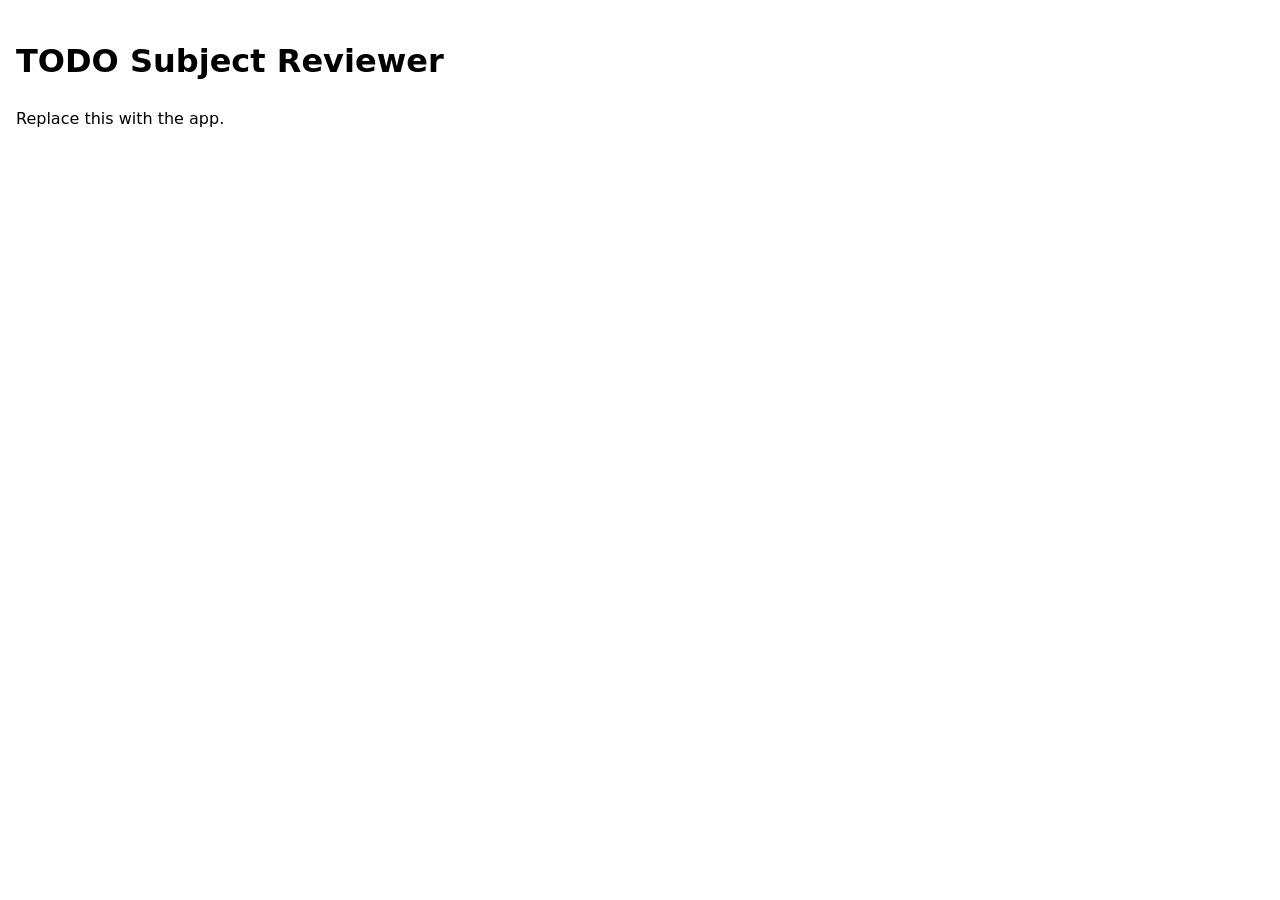
<file: _template/index.html>
<!doctype html>
<html lang="en">
<head>
<meta charset="utf-8">
<meta name="viewport" content="width=device-width,initial-scale=1,viewport-fit=cover">
<title>TODO Subject Reviewer</title>
<meta name="description" content="TODO one-sentence description.">
<meta name="theme-color" content="#EAF4FD">
<meta name="mobile-web-app-capable" content="yes">
<meta name="apple-mobile-web-app-capable" content="yes">
<meta name="apple-mobile-web-app-title" content="TODO Short name">
<link rel="manifest" href="manifest.webmanifest">
<link rel="icon" href="icon.svg" type="image/svg+xml">
<link rel="apple-touch-icon" href="icon.svg">
<link rel="stylesheet" href="style.css">
</head>
<body>
<noscript><p>Please enable JavaScript to use the reviewer.</p></noscript>
<main id="main"></main>
<script src="app.js"></script>
<script>if("serviceWorker"in navigator)addEventListener("load",()=>navigator.serviceWorker.register("sw.js"))</script>
</body>
</html>
</file>
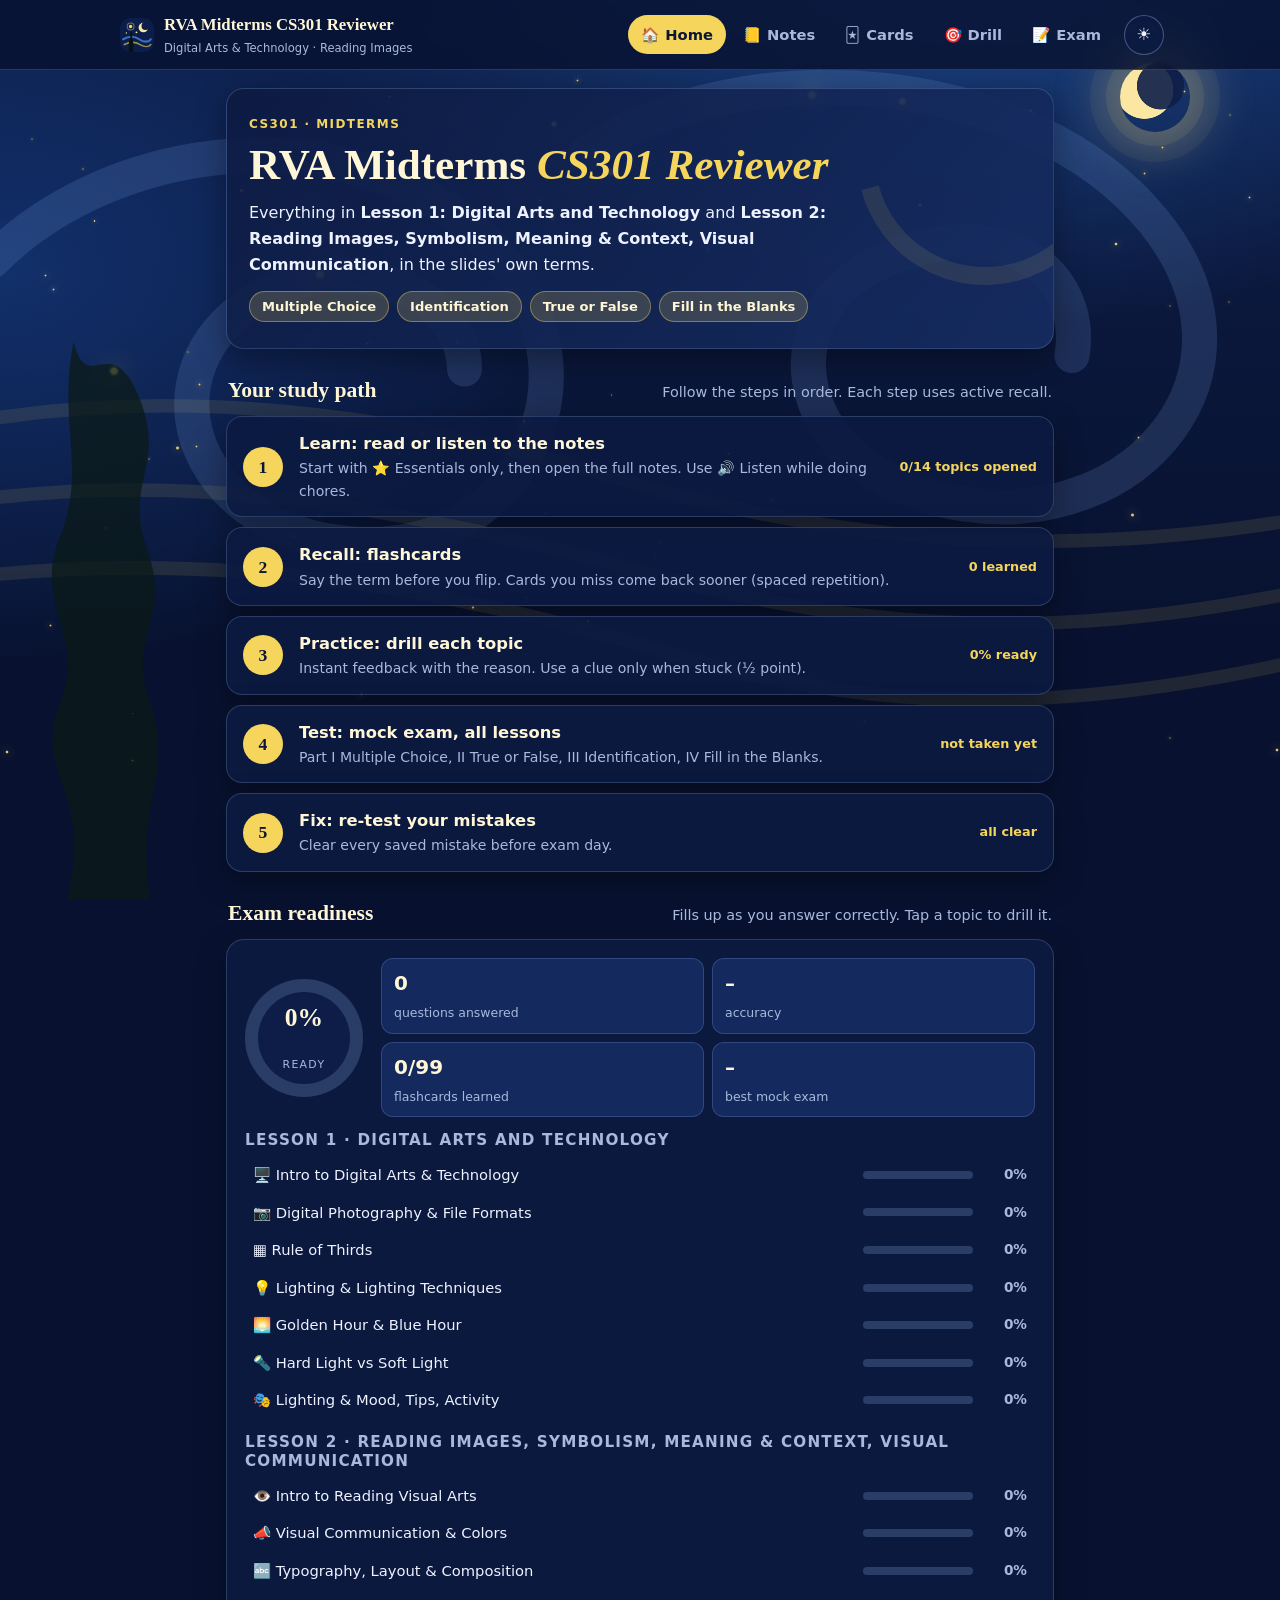
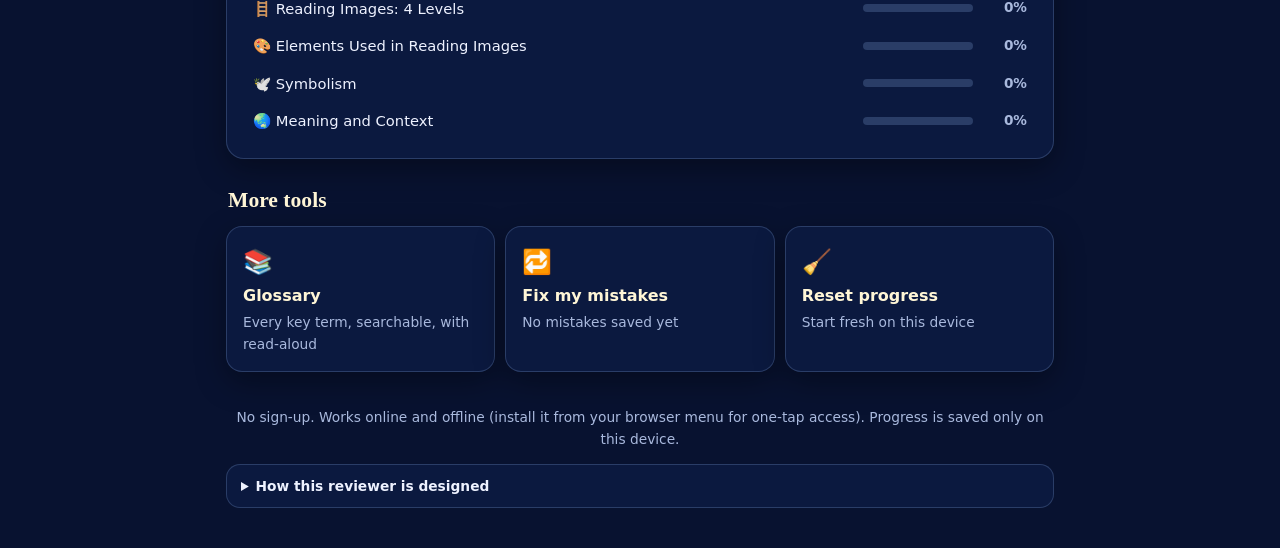
<file: cs301-digital-arts/index.html>
<!doctype html>
<html lang="en" data-theme="night">
<head>
<meta charset="utf-8">
<meta name="viewport" content="width=device-width,initial-scale=1,viewport-fit=cover">
<title>RVA Midterms CS301 Reviewer</title>
<meta name="apple-mobile-web-app-title" content="CS301 Reviewer">
<meta name="description" content="Reviewer for Digital Arts and Technology and Reading Images: study notes with read-aloud, flashcards, drills and mock exams (multiple choice, identification, true or false, fill in the blanks) with clues. Works offline.">
<meta name="theme-color" content="#0b1636">
<meta name="mobile-web-app-capable" content="yes">
<meta name="apple-mobile-web-app-capable" content="yes">
<meta name="apple-mobile-web-app-status-bar-style" content="black-translucent">
<link rel="manifest" href="manifest.webmanifest">
<link rel="icon" href="icon.svg" type="image/svg+xml">
<link rel="apple-touch-icon" href="icon.svg">
<link rel="stylesheet" href="style.css">
</head>
<body>
<div id="sky" aria-hidden="true">
  <div class="moon"></div>
  <svg class="swirls" viewBox="0 0 1200 800" preserveAspectRatio="xMidYMid slice">
    <g class="sw1"><path d="M120 260c90-90 260-110 360-20s40 230-80 230-170-110-100-170 170-20 170 40"/><path d="M560 180c120-80 330-60 420 50s-10 230-140 210-150-140-60-180 150 10 140 70"/></g>
    <g class="sw2"><path d="M-40 420c200-80 420-60 620 0s420 70 680-10"/><path d="M-40 470c220-70 420-40 640 20s400 50 660-30"/><path d="M-40 520c240-60 460-30 660 30s380 40 640-40"/></g>
  </svg>
  <div class="stars"></div>
  <svg class="cypress" viewBox="0 0 120 400" preserveAspectRatio="xMinYMax meet"><path d="M60 0C48 60 70 90 50 140s20 70 0 120 25 60 5 140h60c-12-70 18-90 0-140s16-60-2-110 14-60-6-110S70 40 60 0Z"/></svg>
</div>

<header class="bar">
  <div class="bar-in">
    <button class="logo" data-go="home" aria-label="Go to home">
      <img src="icon.svg" alt="" width="34" height="34">
      <span><b>RVA Midterms CS301 Reviewer</b><small>Digital Arts &amp; Technology · Reading Images</small></span>
    </button>
    <nav class="nav" id="nav" aria-label="Main">
      <button data-go="home"><i>🏠</i><span>Home</span></button>
      <button data-go="notes"><i>📒</i><span>Notes</span></button>
      <button data-go="cards"><i>🃏</i><span>Cards</span></button>
      <button data-go="drill"><i>🎯</i><span>Drill</span></button>
      <button data-go="exam"><i>📝</i><span>Exam</span></button>
    </nav>
    <span class="pill off" id="offPill" hidden>✓ Offline ready</span>
    <button class="ib" id="thmBtn" aria-label="Switch between night and day theme" title="Night / day theme">☀️</button>
  </div>
</header>
<noscript><p class="card" style="margin:16px">Please enable JavaScript to use the reviewer.</p></noscript>

<main class="wrap" id="main">

<!-- HOME -->
<section id="v-home" class="view">
  <div class="hero card">
    <p class="eyebrow">CS301 · Midterms</p>
    <h1>RVA Midterms <em>CS301 Reviewer</em></h1>
    <p class="lead">Everything in <b>Lesson 1: Digital Arts and Technology</b> and <b>Lesson 2: Reading Images, Symbolism, Meaning &amp; Context, Visual Communication</b>, in the slides' own terms.</p>
    <div class="fmt-row" aria-label="Exam formats covered">
      <span class="chip">Multiple Choice</span><span class="chip">Identification</span><span class="chip">True or False</span><span class="chip">Fill in the Blanks</span>
    </div>
  </div>

  <div class="ttl"><h2>Your study path</h2><span>Follow the steps in order. Each step uses active recall.</span></div>
  <ol class="path" id="path"></ol>

  <div class="ttl"><h2>Exam readiness</h2><span>Fills up as you answer correctly. Tap a topic to drill it.</span></div>
  <div class="card prog-card">
    <div class="ring-wrap">
      <div class="ring" id="ring" style="--p:0"><div><b id="ringPct">0%</b><small>READY</small></div></div>
      <div class="kpis" id="kpis"></div>
    </div>
    <div id="mast"></div>
  </div>

  <div class="ttl"><h2>More tools</h2></div>
  <div class="tiles">
    <button class="tile" data-go="gloss"><i>📚</i><b>Glossary</b><span>Every key term, searchable, with read-aloud</span></button>
    <button class="tile" data-go="mistakes"><i>🔁</i><b>Fix my mistakes</b><span id="mistakeCount">Re-test only what you got wrong</span></button>
    <button class="tile" id="resetBtn"><i>🧹</i><b>Reset progress</b><span>Start fresh on this device</span></button>
  </div>

  <footer class="foot">
    <p>No sign-up. Works online and offline (install it from your browser menu for one-tap access). Progress is saved only on this device.</p>
    <details><summary>How this reviewer is designed</summary>
      <p>The layout follows the 8 principles of design. <b>Balance</b>: centered, symmetrical cards on a steady grid. <b>Contrast</b>: starlight yellow on night blue for what matters most. <b>Emphasis</b>: "Must-know" boxes and one bright primary button per screen. <b>Movement</b>: the Starry Night swirls and the numbered study path lead the eye forward. <b>Pattern</b> and <b>Repetition</b>: every topic, card and question uses the same parts in the same places. <b>Rhythm</b>: one spacing scale keeps a calm, even beat. <b>Proportion</b> and <b>Hierarchy</b>: size and weight show what to read first. <b>Unity</b>: one palette, one type pairing, one icon style.</p>
      <p>The study method combines active recall (flashcards, brain dumps, quick checks, recall mode), spaced repetition (cards return when you're about to forget them), and immediate feedback with explanations.</p>
    </details>
  </footer>
</section>

<!-- NOTES -->
<section id="v-notes" class="view" hidden>
  <div class="ttl"><h2>📒 Study notes</h2><span>Start with ⭐ Essentials, then open the full notes.</span></div>
  <div class="toolbar card" id="notesBar">
    <div class="seg" id="noteLesson" role="radiogroup" aria-label="Lesson filter"></div>
    <div class="tools">
      <button class="btn sm" id="expandBtn" aria-pressed="false">⊞ Expand all</button>
      <button class="btn sm tog" id="essBtn" aria-pressed="false">⭐ Essentials only</button>
      <button class="btn sm tog" id="recallBtn" aria-pressed="false" title="Hide key terms; tap a blank to reveal it">🙈 Recall mode</button>
      <button class="btn sm pri" id="listenAll">🔊 Listen</button>
    </div>
    <div class="jump" id="noteJump" aria-label="Jump to topic"></div>
  </div>
  <p class="hint" id="recallHint" hidden>🙈 Recall mode is on: key terms are hidden. Say each one in your head, then tap the blank to check.</p>
  <div id="notesList"></div>
</section>

<!-- GLOSSARY -->
<section id="v-gloss" class="view" hidden>
  <div class="ttl"><h2>📚 Glossary</h2><span id="glCount"></span></div>
  <div class="toolbar card">
    <input class="search" id="glSearch" type="search" placeholder="Search a term or meaning…" aria-label="Search the glossary" autocomplete="off">
    <div class="seg" id="glLesson" role="radiogroup" aria-label="Lesson filter"></div>
    <div class="tools"><button class="btn sm pri" id="glListen">🔊 Listen to these terms</button><button class="btn sm" data-go="cards">🃏 Turn into flashcards</button></div>
  </div>
  <div class="gl" id="glList"></div>
</section>

<!-- SETUP -->
<section id="v-setup" class="view" hidden>
  <div class="ttl"><h2 id="setupTitle">Setup</h2><span id="setupSub"></span></div>
  <div class="panel card">
    <div class="blk"><h3>Lessons</h3><div class="seg" id="setLesson" role="radiogroup" aria-label="Lesson"></div></div>
    <div class="blk"><h3>Topics <small><button class="lnk" id="topAll">Select all</button> · <button class="lnk" id="topNone">Clear</button></small></h3><div class="pills" id="topicPills"></div></div>
    <div class="blk" id="fmtBlk"><h3>Question formats</h3><div class="pills" id="fmtPills"></div></div>
    <div class="blk" id="dirBlk" hidden><h3>Card direction</h3><div class="seg" id="dirSeg"></div></div>
    <div class="blk"><h3>How many items? <small id="availNote"></small></h3>
      <div class="pills" id="countPills"></div>
      <label class="row num-row"><span class="muted">or type a number:</span><input id="countIn" class="num" type="number" min="1" value="20" inputmode="numeric" aria-label="Number of items"></label>
    </div>
    <label class="switch" id="weakRow"><input type="checkbox" id="weakChk" checked><span></span>Weak spots first (past mistakes and unseen items come first)</label>
    <div class="note" id="setupNote"></div>
    <div class="row"><button class="btn pri big" id="startBtn">Start ▶</button><button class="btn ghost" data-go="home">Back</button></div>
  </div>
</section>

<!-- QUIZ -->
<section id="v-quiz" class="view" hidden>
  <div class="qtop"><button class="ib" id="quitBtn" aria-label="Quit">✕</button><div class="prog"><i id="progFill"></i></div><b id="qCount">1 / 10</b></div>
  <div class="stats"><span class="pill" id="sMode"></span><span class="pill" id="sPart" hidden></span><span class="pill" id="sScore">⭐ 0 pts</span></div>
  <div class="qcard card" id="qcard" aria-live="polite"></div>
</section>

<!-- RESULTS -->
<section id="v-results" class="view" hidden>
  <div class="res card">
    <div class="bigscore" id="rPct">0%</div>
    <h2 id="rMsg"></h2>
    <div class="rstats" id="rStats"></div>
    <div id="rBreak"></div>
    <div class="row center">
      <button class="btn pri" id="againBtn">New set, same settings</button>
      <button class="btn" id="redoWrong">Re-test my mistakes</button>
      <button class="btn ghost" data-go="home">Home</button>
    </div>
  </div>
  <div class="ttl"><h2>Review</h2><div class="seg sm" id="revSeg"></div></div>
  <div class="review" id="review"></div>
</section>

<!-- FLASHCARDS -->
<section id="v-flash" class="view" hidden>
  <div class="qtop"><button class="ib" id="fQuit" aria-label="Quit flashcards">✕</button><div class="prog"><i id="fProg"></i></div><b id="fCount">1 / 10</b></div>
  <div id="fArea"></div>
</section>

</main>

<div class="tts" id="tts" hidden role="region" aria-label="Read-aloud player">
  <div class="tts-in">
    <div class="tts-now"><small>Now reading</small><b id="ttsNow">…</b></div>
    <div class="tts-ctl">
      <button class="ib" id="ttsPrev" aria-label="Previous paragraph">⏮</button>
      <button class="ib big" id="ttsPlay" aria-label="Pause">⏸</button>
      <button class="ib" id="ttsNext" aria-label="Next paragraph">⏭</button>
      <button class="ib" id="ttsStop" aria-label="Stop reading">⏹</button>
      <button class="ib" id="ttsOpt" aria-label="Voice and speed settings" aria-expanded="false">⚙️</button>
    </div>
  </div>
  <div class="tts-opts" id="ttsOpts" hidden>
    <label>Speed <select id="ttsRate"><option value="0.8">0.8×</option><option value="1" selected>1×</option><option value="1.2">1.2×</option><option value="1.4">1.4×</option><option value="1.6">1.6×</option></select></label>
    <label>Voice <select id="ttsVoice"></select></label>
    <label class="switch sm"><input type="checkbox" id="ttsFollow" checked><span></span>Follow along (auto-scroll)</label>
    <p class="muted">Tip: on phones, keep this tab open. The screen is kept awake while reading.</p>
  </div>
</div>

<div class="toast" id="toast" role="status" aria-live="polite" hidden></div>

<script src="notes.js"></script>
<script src="bank.js"></script>
<script src="app.js"></script>
</body>
</html>
</file>
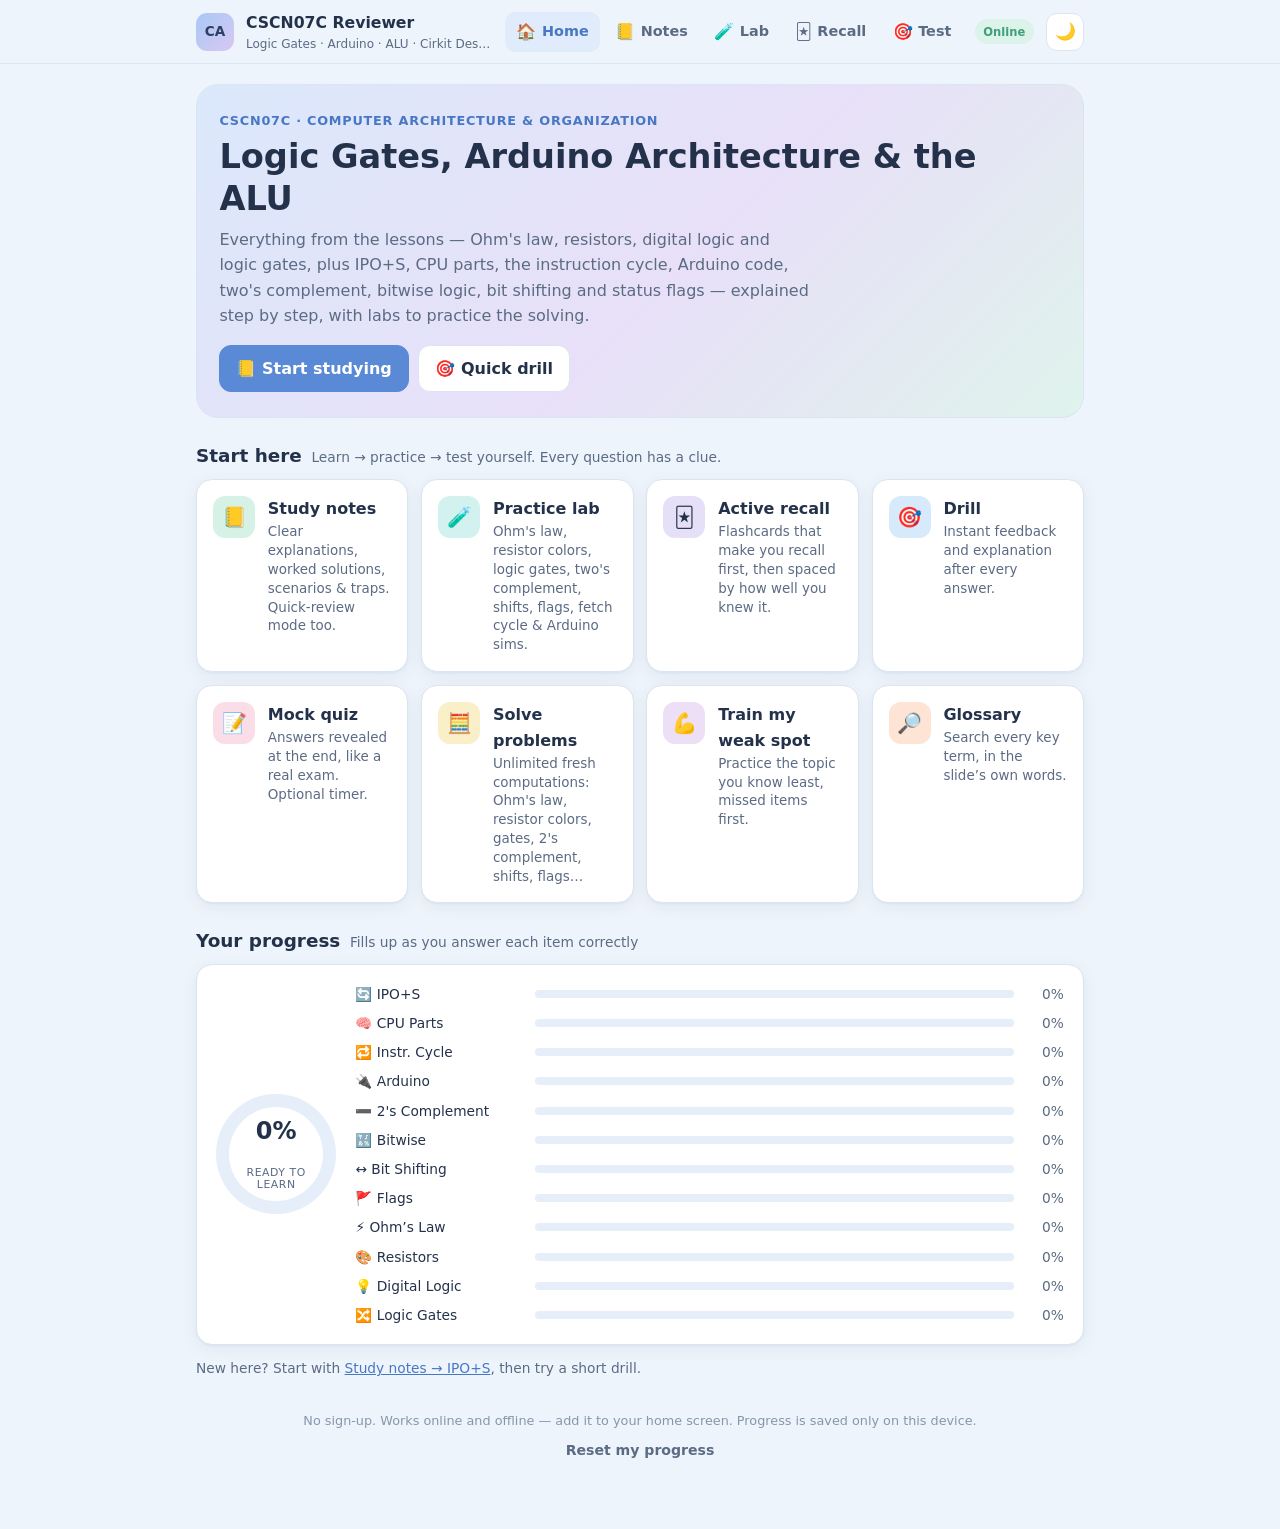
<file: cscn07c-computer-architecture/index.html>
<!doctype html>
<html lang="en">
<head>
<meta charset="utf-8">
<meta name="viewport" content="width=device-width, initial-scale=1, viewport-fit=cover">
<title>CSCN07C Reviewer</title>
<meta name="description" content="Reviewer for CSCN07C Computer Architecture & Organization: logic gates, resistors and Ohm's law, Arduino architecture, the ALU and Cirkit Designer. Notes, labs, flashcards, drills and mock quizzes. Works offline.">
<meta name="theme-color" content="#eef4fb" media="(prefers-color-scheme: light)">
<meta name="theme-color" content="#121a28" media="(prefers-color-scheme: dark)">
<link rel="manifest" href="manifest.webmanifest">
<link rel="icon" href="icon.svg" type="image/svg+xml">
<link rel="apple-touch-icon" href="icon.svg">
<meta name="apple-mobile-web-app-capable" content="yes">
<meta name="apple-mobile-web-app-title" content="CSCN07C">
<link rel="stylesheet" href="style.css">
<link rel="stylesheet" href="lesson3.css">
<script>try{var s=JSON.parse(localStorage.getItem("cscn07c-reviewer-v1")||"{}");if(s.theme)document.documentElement.dataset.theme=s.theme}catch(e){}</script>
</head>
<body>
<header class="top"><div class="top-in">
  <a class="logo" href="#/home" aria-label="Home">CA</a>
  <div class="brand"><b>CSCN07C Reviewer</b><small>Logic Gates · Arduino · ALU · Cirkit Designer</small></div>
  <nav class="nav" id="topnav" aria-label="Main"></nav>
  <span class="badge" id="netBadge">Online</span>
  <button class="iconbtn" id="themeBtn" aria-label="Toggle dark mode">🌙</button>
</div></header>
<main id="app" aria-live="polite"></main>
<nav class="botnav" id="botnav" aria-label="Main"></nav>
<noscript><p style="padding:1rem">Please enable JavaScript to use this reviewer.</p></noscript>
<script src="notes.js"></script>
<script src="lesson3_notes.js"></script>
<script src="bank.js"></script>
<script src="lesson3_bank.js"></script>
<script src="labs.js"></script>
<script src="lesson3_labs.js"></script>
<script src="app.js"></script>
</body>
</html>
</file>
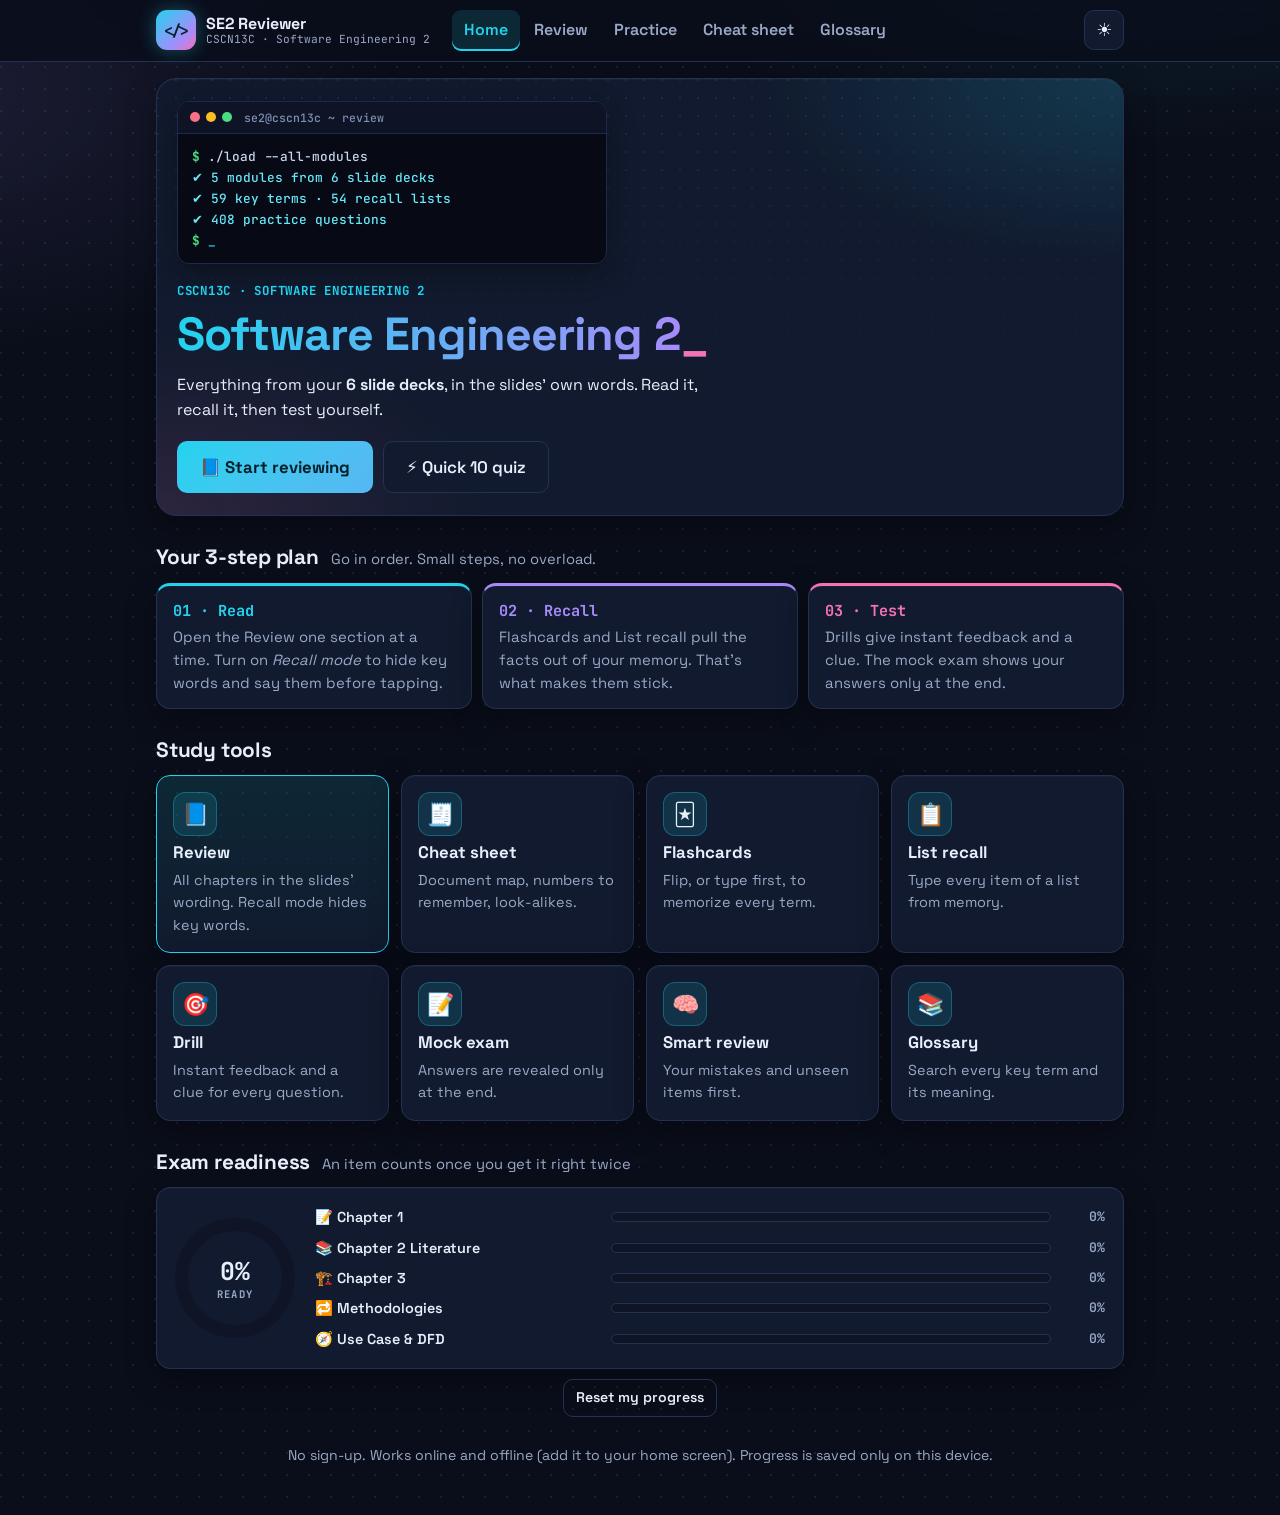
<file: cscn13c-software-engineering-2/index.html>
<!doctype html>
<html lang="en">
<head>
<meta charset="utf-8">
<meta name="viewport" content="width=device-width,initial-scale=1,viewport-fit=cover">
<title>CSCN13C Software Engineering 2 Reviewer</title>
<meta name="description" content="Reviewer for Software Engineering 2 (CSCN13C): documentation Chapters 1–3, development methodologies, use case and data flow diagrams. Notes, flashcards, quizzes. Works offline.">
<meta name="theme-color" content="#0A0E1A">
<meta name="mobile-web-app-capable" content="yes">
<meta name="apple-mobile-web-app-capable" content="yes">
<meta name="apple-mobile-web-app-title" content="SE2 Reviewer">
<link rel="manifest" href="manifest.webmanifest">
<link rel="icon" href="icon.svg" type="image/svg+xml">
<link rel="apple-touch-icon" href="icon.svg">
<link rel="preconnect" href="https://fonts.googleapis.com">
<link rel="preconnect" href="https://fonts.gstatic.com" crossorigin>
<link rel="stylesheet" href="https://fonts.googleapis.com/css2?family=JetBrains+Mono:wght@500;700&family=Space+Grotesk:wght@400;500;600;700&display=swap">
<link rel="stylesheet" href="style.css">
</head>
<body>
<a class="skip" href="#main">Skip to content</a>

<!-- shared drawing used by the use case diagrams -->
<svg width="0" height="0" style="position:absolute" aria-hidden="true" focusable="false"><symbol id="actor" viewBox="0 0 60 84"><g fill="none" stroke="currentColor" stroke-width="2.4" stroke-linecap="round" stroke-linejoin="round"><circle cx="30" cy="12" r="9"/><path d="M30 21V50M8 32H52M30 50L12 76M30 50L48 76"/></g></symbol></svg>

<header class="bar"><div class="bar-in">
  <button class="logo" data-go="home" aria-label="Go to home">
    <span class="m" aria-hidden="true">&lt;/&gt;</span>
    <span class="lt"><b>SE2 Reviewer</b><small>CSCN13C · Software Engineering 2</small></span>
  </button>
  <nav class="topnav" aria-label="Main">
    <button data-go="home">Home</button><button data-go="notes">Review</button><button data-go="practice">Practice</button><button data-go="cheat">Cheat sheet</button><button data-go="gloss">Glossary</button>
  </nav>
  <span class="sp"></span>
  <span class="off" id="offPill" hidden title="All files are saved on this device">✓ Offline ready</span>
  <button class="ib" id="thmBtn" aria-label="Switch light or dark mode">☀️</button>
</div></header>

<noscript><p style="padding:16px">Please enable JavaScript to use the reviewer.</p></noscript>

<main class="wrap" id="main">

<!-- HOME -->
<section id="v-home">
  <div class="hero">
    <div class="term" aria-hidden="true">
      <div class="term-bar"><i></i><i></i><i></i><span>se2@cscn13c ~ review</span></div>
      <div class="term-body" id="termBody"></div>
    </div>
    <p class="eyebrow">CSCN13C · Software Engineering 2</p>
    <h1>Software Engineering 2<span class="cur" aria-hidden="true">_</span></h1>
    <p class="lead">Everything from your <b>6 slide decks</b>, in the slides' own words. Read it, recall it, then test yourself.</p>
    <div class="row"><button class="btn pri big" data-go="notes">📘 Start reviewing</button><button class="btn big" data-act="quick">⚡ Quick 10 quiz</button></div>
    <div class="row resume" id="resume" hidden></div>
  </div>

  <div class="ttl"><h2>Your 3-step plan</h2><span>Go in order. Small steps, no overload.</span></div>
  <ol class="plan">
    <li><b>01 · Read</b><span>Open the Review one section at a time. Turn on <em>Recall mode</em> to hide key words and say them before tapping.</span></li>
    <li><b>02 · Recall</b><span>Flashcards and List recall pull the facts out of your memory. That's what makes them stick.</span></li>
    <li><b>03 · Test</b><span>Drills give instant feedback and a clue. The mock exam shows your answers only at the end.</span></li>
  </ol>

  <div class="ttl"><h2>Study tools</h2></div>
  <div class="tiles" id="tiles"></div>

  <div class="ttl"><h2>Exam readiness</h2><span>An item counts once you get it right twice</span></div>
  <div class="prog-card card">
    <div class="ring" id="ring" style="--p:0"><div><b id="ringPct">0%</b><small>READY</small></div></div>
    <div class="mast" id="mast"></div>
  </div>
  <div class="row center" style="margin-top:10px"><button class="btn ghost sm" id="resetBtn">Reset my progress</button></div>
  <footer class="foot">No sign-up. Works online and offline (add it to your home screen). Progress is saved only on this device.</footer>
</section>

<!-- NOTES / REVIEWER -->
<section id="v-notes" hidden>
  <div class="ttl"><h2>📘 Review</h2><span id="notesSub"></span></div>
  <div class="filters card">
    <input class="search" id="nSearch" type="search" placeholder="Search the notes… (try “Sprint” or “stakeholder”)" aria-label="Search the notes" autocomplete="off">
    <div class="pills scroll" id="nFilter" role="group" aria-label="Choose chapters"></div>
    <div class="row tools">
      <button class="tog" id="recallTog" aria-pressed="false"><span class="sw" aria-hidden="true"></span>🙈 Recall mode</button>
      <span class="muted small" id="recallHint">Hides key words. Say the word, then tap it to check.</span>
      <span class="sp"></span>
      <button class="btn sm ghost" id="expandAll">Open all</button><button class="btn sm ghost" id="collapseAll">Close all</button>
    </div>
  </div>
  <div id="notesList"></div>
</section>

<!-- CHEAT SHEET -->
<section id="v-cheat" hidden>
  <div class="ttl"><h2>🧾 Cheat sheet</h2><span>The quick version, great for the night before</span></div>
  <div class="pills scroll" id="chTabs" role="tablist"></div>
  <div id="chBody"></div>
</section>

<!-- GLOSSARY -->
<section id="v-gloss" hidden>
  <div class="ttl"><h2>📚 Glossary</h2><span id="glCount"></span></div>
  <input class="search" id="glSearch" type="search" placeholder="Search a term or meaning…" aria-label="Search the glossary" autocomplete="off">
  <div class="pills scroll" id="glTopics" style="margin-top:10px"></div>
  <div class="gl" id="glList"></div>
</section>

<!-- PRACTICE HUB -->
<section id="v-practice" hidden>
  <div class="ttl"><h2>🎯 Practice</h2><span>Pick how you want to practice</span></div>
  <div class="tiles" id="pTiles"></div>
</section>

<!-- SETUP -->
<section id="v-setup" hidden>
  <div class="ttl"><h2 id="setupTitle">Setup</h2><span id="setupSub"></span></div>
  <div class="panel card">
    <div id="fmtBox"><h3>1 · Question types <small class="muted">(pick one or more)</small></h3>
      <div class="pills" id="presetPills"></div>
      <div class="fmts" id="fmts"></div></div>
    <div id="flashBox" hidden><h3>1 · Card direction</h3><div class="pills" id="dirPills"></div>
      <label class="chk"><input type="checkbox" id="typeFirst"> Type my answer before flipping (stronger recall)</label></div>
    <div><h3><span id="lblTopics">2</span> · Chapters</h3><div class="pills" id="topicPills"></div></div>
    <div><h3><span id="lblCount">3</span> · How many items? <small class="muted" id="availNote"></small></h3>
      <div class="pills" id="countPills"></div>
      <div class="row" style="margin-top:10px"><label class="muted" for="countIn">or type a number:</label><input id="countIn" class="num" type="number" min="1" value="20" inputmode="numeric"></div></div>
    <div id="optBox"><h3>Options</h3>
      <label class="chk"><input type="checkbox" id="optStrict"> Strict spelling &amp; capitalization for typed answers</label>
      <label class="chk" id="timerRow"><input type="checkbox" id="optTimer"> Show a timer (1 minute per item)</label></div>
    <div class="note">💡 Every question has a <b>clue</b>. Using it gives half points, so try first.</div>
    <div class="row"><button class="btn pri big" id="startBtn">Start ▶</button><button class="btn ghost" data-go="practice">Back</button></div>
  </div>
</section>

<!-- QUIZ -->
<section id="v-quiz" hidden>
  <div class="qtop"><button class="ib quitbtn" id="quitBtn" aria-label="Quit">✕</button><div class="prog" role="progressbar" aria-label="Progress"><i id="progFill"></i></div><b id="qCount" class="nowrap">1 / 10</b></div>
  <div class="stats"><span class="stat" id="sMode"></span><span class="stat" id="sScore">⭐ 0 pts</span><span class="stat" id="sTimer" hidden>⏱ 0:00</span></div>
  <div class="qcard card" id="qcard">
    <div class="qmeta" id="qmeta"></div>
    <div class="qtext" id="qtext"></div>
    <div id="qans"></div><div id="qclue"></div><div id="qfb" aria-live="polite"></div>
  </div>
  <p class="kbd muted small">Keyboard: A–D or 1–4 to choose · T / F · Enter for next</p>
</section>

<!-- RESULTS -->
<section id="v-results" hidden>
  <div class="res card">
    <div class="bigscore" id="rPct">0%</div>
    <h2 id="rMsg"></h2>
    <div class="rstats" id="rStats"></div>
    <div class="row center">
      <button class="btn pri" id="redoWrong">Practice my mistakes</button>
      <button class="btn" id="againBtn">New set</button>
      <button class="btn ghost" data-go="home">Home</button>
    </div>
  </div>
  <div class="ttl" id="revTtl"><h2>Review your mistakes</h2><span>Read these once more before the exam</span></div>
  <div class="review" id="review"></div>
</section>

<!-- FLASHCARDS -->
<section id="v-flash" hidden>
  <div class="qtop"><button class="ib" data-go="practice" aria-label="Back">✕</button><div class="prog"><i id="fProg"></i></div><b id="fCount" class="nowrap">1 / 10</b></div>
  <div id="fArea"></div>
</section>

<!-- LIST RECALL -->
<section id="v-list" hidden>
  <div class="qtop"><button class="ib" data-go="practice" aria-label="Back">✕</button><div class="prog"><i id="lProg"></i></div><b id="lCount" class="nowrap">1 / 5</b></div>
  <div id="lArea"></div>
</section>
</main>

<nav class="tabbar" aria-label="Main">
  <button data-go="home"><span>🏠</span>Home</button>
  <button data-go="notes"><span>📘</span>Review</button>
  <button data-go="practice"><span>🎯</span>Practice</button>
  <button data-go="cheat"><span>🧾</span>Cheat</button>
  <button data-go="gloss"><span>📚</span>Terms</button>
</nav>

<script src="data_notes.js"></script>
<script src="diagrams.js"></script>
<script src="data_facts.js"></script>
<script src="data_cloze.js"></script>
<script src="data_tf.js"></script>
<script src="data_more.js"></script>
<script src="app.js"></script>
</body>
</html>
</file>
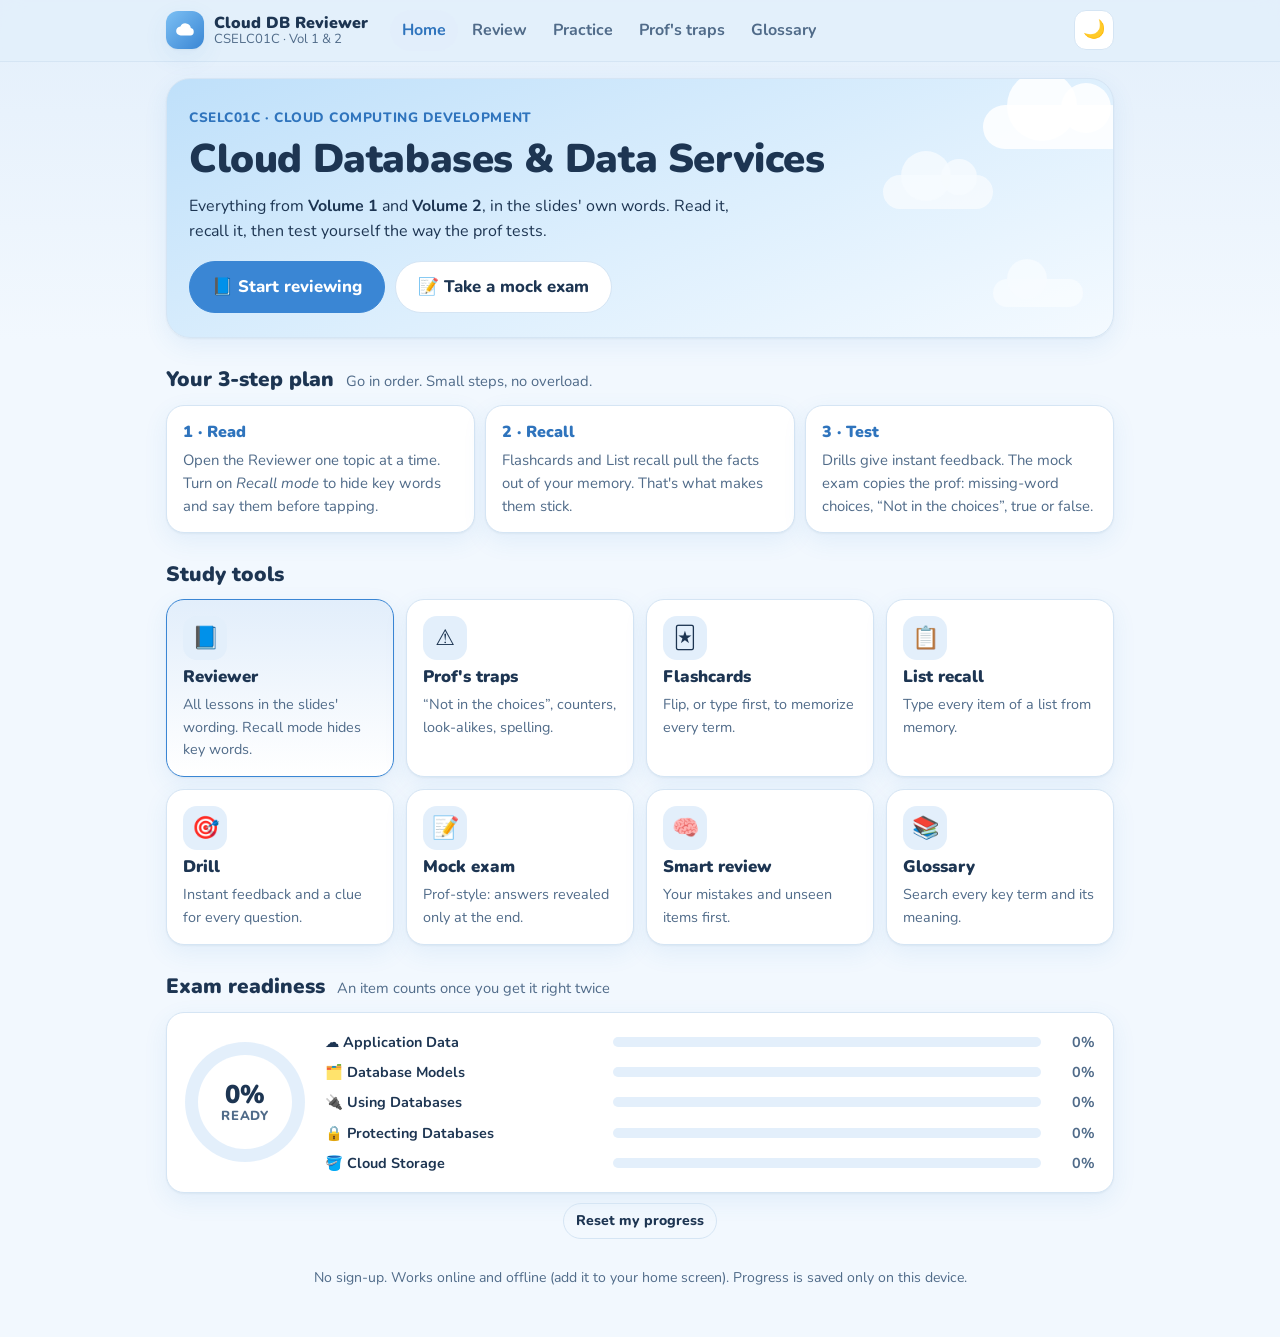
<file: cselc01c-cloud-databases/index.html>
<!doctype html>
<html lang="en">
<head>
<meta charset="utf-8">
<meta name="viewport" content="width=device-width,initial-scale=1,viewport-fit=cover">
<title>CSELC01C Cloud Databases Reviewer</title>
<meta name="description" content="Reviewer for Cloud Databases and Data Services Volume 1 & 2 (CSELC01C - Cloud Computing Development): notes, active recall, prof-style quizzes with clues. Works offline.">
<meta name="theme-color" content="#EAF4FD" media="(prefers-color-scheme: light)">
<meta name="theme-color" content="#0E1A2B" media="(prefers-color-scheme: dark)">
<meta name="mobile-web-app-capable" content="yes">
<meta name="apple-mobile-web-app-capable" content="yes">
<meta name="apple-mobile-web-app-title" content="Cloud DB Reviewer">
<link rel="manifest" href="manifest.webmanifest">
<link rel="icon" href="icon.svg" type="image/svg+xml">
<link rel="apple-touch-icon" href="icon.svg">
<link rel="preconnect" href="https://fonts.googleapis.com">
<link rel="preconnect" href="https://fonts.gstatic.com" crossorigin>
<link rel="stylesheet" href="https://fonts.googleapis.com/css2?family=Nunito:wght@400;600;700;800;900&display=swap">
<link rel="stylesheet" href="style.css">
</head>
<body>
<a class="skip" href="#main">Skip to content</a>
<header class="bar"><div class="bar-in">
  <button class="logo" data-go="home" aria-label="Go to home">
    <span class="m" aria-hidden="true"><svg viewBox="0 0 32 32" width="22" height="22"><path fill="currentColor" d="M24.5 13.2A8 8 0 0 0 9.3 11a6.5 6.5 0 0 0 .7 13h14a5.5 5.5 0 0 0 .5-10.8z"/></svg></span>
    <span class="lt"><b>Cloud DB Reviewer</b><small>CSELC01C · Vol 1 &amp; 2</small></span>
  </button>
  <nav class="topnav" aria-label="Main">
    <button data-go="home">Home</button><button data-go="notes">Review</button><button data-go="practice">Practice</button><button data-go="traps">Prof's traps</button><button data-go="gloss">Glossary</button>
  </nav>
  <span class="sp"></span>
  <span class="off" id="offPill" hidden title="All files are saved on this device">✓ Offline ready</span>
  <button class="ib" id="thmBtn" aria-label="Switch light or dark mode">🌙</button>
</div></header>

<noscript><p style="padding:16px">Please enable JavaScript to use the reviewer.</p></noscript>

<main class="wrap" id="main">

<!-- HOME -->
<section id="v-home">
  <div class="hero">
    <div class="clouds" aria-hidden="true"><i></i><i></i><i></i></div>
    <p class="eyebrow">CSELC01C · Cloud Computing Development</p>
    <h1>Cloud Databases &amp; Data Services</h1>
    <p class="lead">Everything from <b>Volume 1</b> and <b>Volume 2</b>, in the slides' own words. Read it, recall it, then test yourself the way the prof tests.</p>
    <div class="row"><button class="btn pri big" data-go="notes">📘 Start reviewing</button><button class="btn big" data-act="exam">📝 Take a mock exam</button></div>
  </div>

  <div class="ttl"><h2>Your 3-step plan</h2><span>Go in order. Small steps, no overload.</span></div>
  <ol class="plan">
    <li><b>1 · Read</b><span>Open the Reviewer one topic at a time. Turn on <em>Recall mode</em> to hide key words and say them before tapping.</span></li>
    <li><b>2 · Recall</b><span>Flashcards and List recall pull the facts out of your memory. That's what makes them stick.</span></li>
    <li><b>3 · Test</b><span>Drills give instant feedback. The mock exam copies the prof: missing-word choices, “Not in the choices”, true or false.</span></li>
  </ol>

  <div class="ttl"><h2>Study tools</h2></div>
  <div class="tiles" id="tiles"></div>

  <div class="ttl"><h2>Exam readiness</h2><span>An item counts once you get it right twice</span></div>
  <div class="prog-card card">
    <div class="ring" id="ring" style="--p:0"><div><b id="ringPct">0%</b><small>READY</small></div></div>
    <div class="mast" id="mast"></div>
  </div>
  <div class="row center" style="margin-top:10px"><button class="btn ghost sm" id="resetBtn">Reset my progress</button></div>
  <footer class="foot">No sign-up. Works online and offline (add it to your home screen). Progress is saved only on this device.</footer>
</section>

<!-- NOTES / REVIEWER -->
<section id="v-notes" hidden>
  <div class="ttl"><h2>📘 Reviewer</h2><span id="notesSub"></span></div>
  <div class="filters card">
    <div class="pills scroll" id="nFilter" role="group" aria-label="Choose lessons"></div>
    <div class="row tools">
      <button class="tog" id="recallTog" aria-pressed="false"><span class="sw" aria-hidden="true"></span>🙈 Recall mode</button>
      <span class="muted small" id="recallHint">Hides key words. Say the word, then tap to check.</span>
      <span class="sp"></span>
      <button class="btn sm ghost" id="expandAll">Open all</button><button class="btn sm ghost" id="collapseAll">Close all</button>
    </div>
  </div>
  <div id="notesList"></div>
</section>

<!-- TRAPS -->
<section id="v-traps" hidden>
  <div class="ttl"><h2>⚠️ Prof's traps</h2><span>How he tricks students, and how not to fall for it</span></div>
  <div class="pills scroll" id="trapTabs" role="tablist"></div>
  <div id="trapBody"></div>
</section>

<!-- GLOSSARY -->
<section id="v-gloss" hidden>
  <div class="ttl"><h2>📚 Glossary</h2><span id="glCount"></span></div>
  <input class="search" id="glSearch" type="search" placeholder="Search a term or meaning…" aria-label="Search the glossary" autocomplete="off">
  <div class="pills scroll" id="glTopics" style="margin-top:10px"></div>
  <div class="gl" id="glList"></div>
</section>

<!-- PRACTICE HUB -->
<section id="v-practice" hidden>
  <div class="ttl"><h2>🎯 Practice</h2><span>Pick how you want to practice</span></div>
  <div class="tiles" id="pTiles"></div>
</section>

<!-- SETUP -->
<section id="v-setup" hidden>
  <div class="ttl"><h2 id="setupTitle">Setup</h2><span id="setupSub"></span></div>
  <div class="panel card">
    <div id="fmtBox"><h3>1 · Question types <small class="muted">(pick one or more)</small></h3>
      <div class="pills" id="presetPills"></div>
      <div class="fmts" id="fmts"></div></div>
    <div id="flashBox" hidden><h3>1 · Card direction</h3><div class="pills" id="dirPills"></div>
      <label class="chk"><input type="checkbox" id="typeFirst"> Type my answer before flipping (stronger recall)</label></div>
    <div><h3><span id="lblTopics">2</span> · Lessons</h3><div class="pills" id="topicPills"></div></div>
    <div><h3><span id="lblCount">3</span> · How many items? <small class="muted" id="availNote"></small></h3>
      <div class="pills" id="countPills"></div>
      <div class="row" style="margin-top:10px"><label class="muted" for="countIn">or type a number:</label><input id="countIn" class="num" type="number" min="1" value="20" inputmode="numeric"></div></div>
    <div id="optBox"><h3>Options</h3>
      <label class="chk"><input type="checkbox" id="optNitc" checked> Include <b>“Not in the choices”</b> like the prof</label>
      <label class="chk"><input type="checkbox" id="optStrict"> Strict spelling &amp; capitalization for typed answers</label>
      <label class="chk" id="timerRow"><input type="checkbox" id="optTimer"> Show a timer (1 minute per item)</label></div>
    <div class="note">💡 Every question has a <b>clue</b>. Using it gives half points, so try first.</div>
    <div class="row"><button class="btn pri big" id="startBtn">Start ▶</button><button class="btn ghost" data-go="practice">Back</button></div>
  </div>
</section>

<!-- QUIZ -->
<section id="v-quiz" hidden>
  <div class="qtop"><button class="ib quitbtn" id="quitBtn" aria-label="Quit">✕</button><div class="prog" role="progressbar" aria-label="Progress"><i id="progFill"></i></div><b id="qCount" class="nowrap">1 / 10</b></div>
  <div class="stats"><span class="stat" id="sMode"></span><span class="stat" id="sScore">⭐ 0 pts</span><span class="stat" id="sTimer" hidden>⏱ 0:00</span></div>
  <div class="qcard card" id="qcard">
    <div class="qmeta" id="qmeta"></div>
    <div class="qtext" id="qtext"></div>
    <div id="qans"></div><div id="qclue"></div><div id="qfb" aria-live="polite"></div>
  </div>
  <p class="kbd muted small">Keyboard: A–D or 1–4 to choose · T / F · Enter for next</p>
</section>

<!-- RESULTS -->
<section id="v-results" hidden>
  <div class="res card">
    <div class="bigscore" id="rPct">0%</div>
    <h2 id="rMsg"></h2>
    <div class="rstats" id="rStats"></div>
    <div class="row center">
      <button class="btn pri" id="redoWrong">Practice my mistakes</button>
      <button class="btn" id="againBtn">New set</button>
      <button class="btn ghost" data-go="home">Home</button>
    </div>
  </div>
  <div class="ttl" id="revTtl"><h2>Review your mistakes</h2><span>Read these once more before the exam</span></div>
  <div class="review" id="review"></div>
</section>

<!-- FLASHCARDS -->
<section id="v-flash" hidden>
  <div class="qtop"><button class="ib" data-go="practice" aria-label="Back">✕</button><div class="prog"><i id="fProg"></i></div><b id="fCount" class="nowrap">1 / 10</b></div>
  <div id="fArea"></div>
</section>

<!-- LIST RECALL -->
<section id="v-list" hidden>
  <div class="qtop"><button class="ib" data-go="practice" aria-label="Back">✕</button><div class="prog"><i id="lProg"></i></div><b id="lCount" class="nowrap">1 / 5</b></div>
  <div id="lArea"></div>
</section>
</main>

<nav class="tabbar" aria-label="Main">
  <button data-go="home"><span>🏠</span>Home</button>
  <button data-go="notes"><span>📘</span>Review</button>
  <button data-go="practice"><span>🎯</span>Practice</button>
  <button data-go="traps"><span>⚠️</span>Traps</button>
  <button data-go="gloss"><span>📚</span>Glossary</button>
</nav>

<script src="data_notes.js"></script>
<script src="data_facts.js"></script>
<script src="data_cloze.js"></script>
<script src="data_tf.js"></script>
<script src="data_more.js"></script>
<script src="app.js"></script>
</body>
</html>
</file>
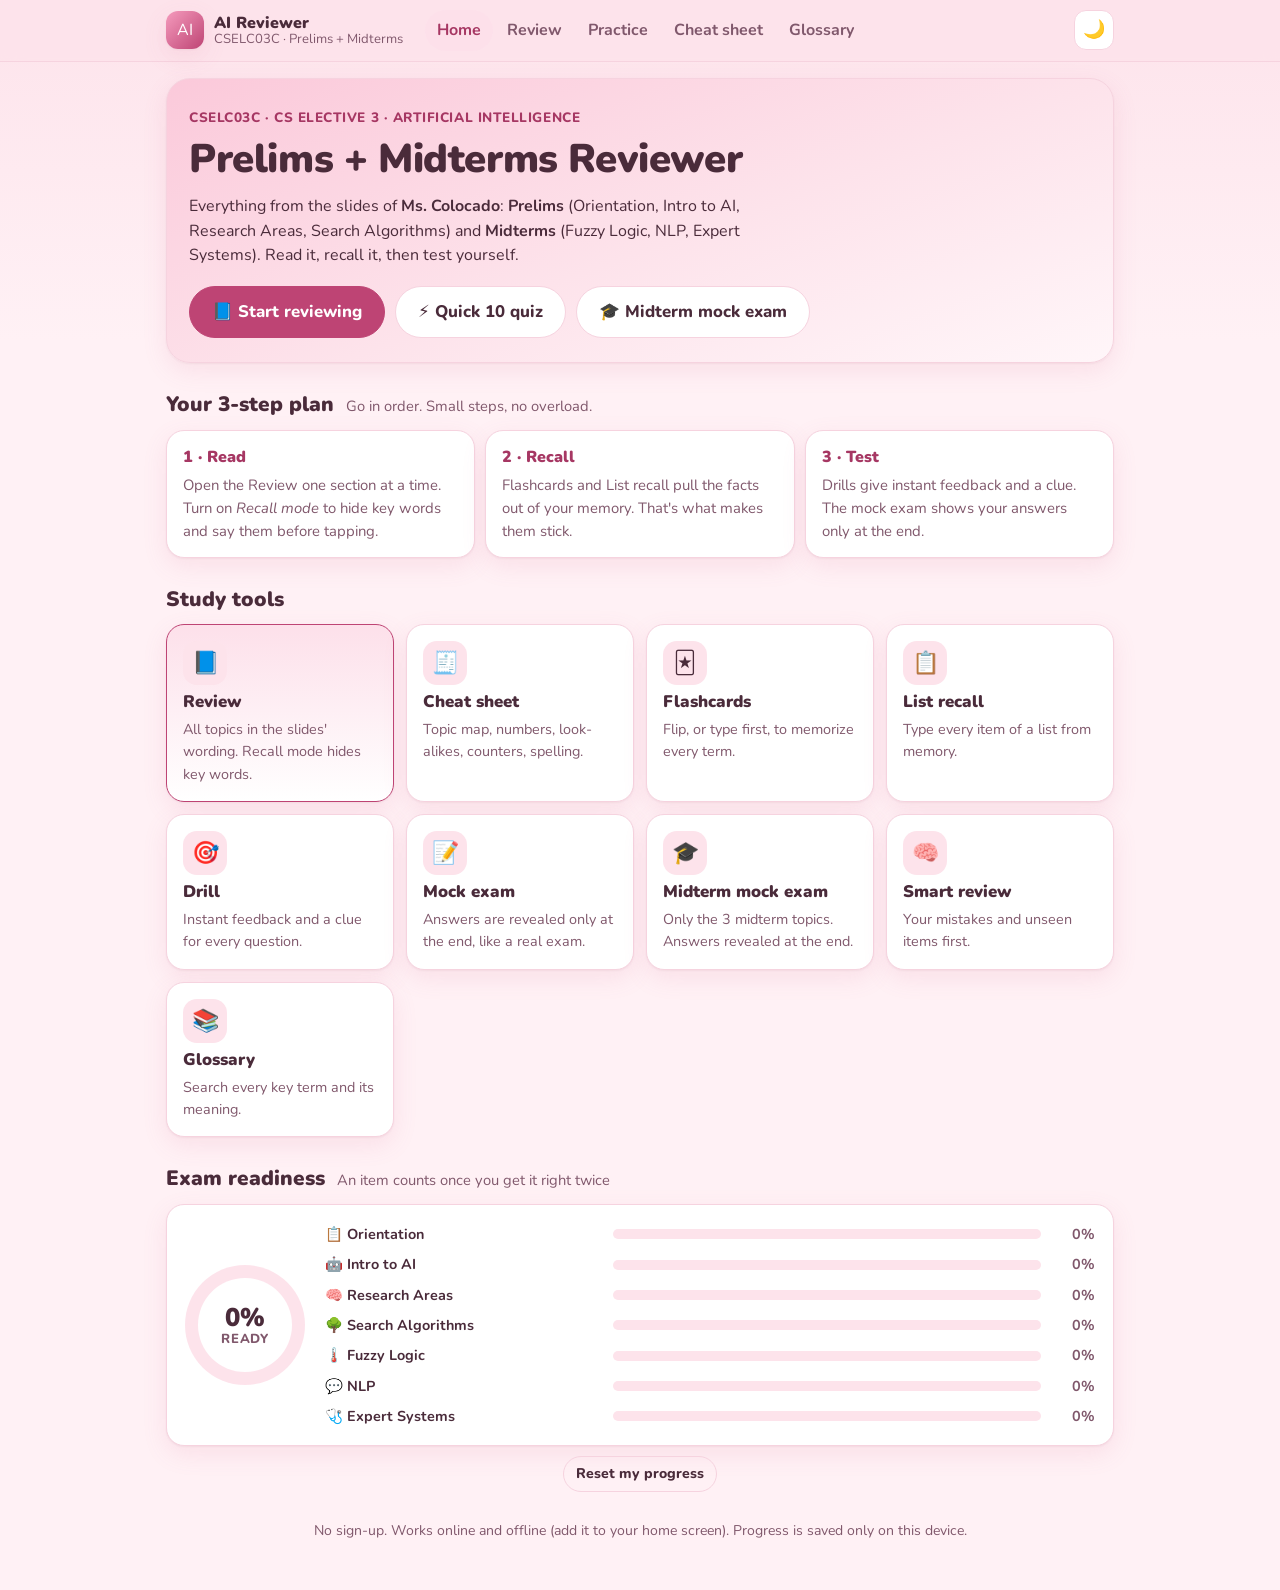
<file: cselc03c-artificial-intelligence/index.html>
<!doctype html>
<html lang="en">
<head>
<meta charset="utf-8">
<meta name="viewport" content="width=device-width,initial-scale=1,viewport-fit=cover">
<title>CSELC03C Reviewer</title>
<meta name="description" content="Reviewer for CS Elective 3 (Artificial Intelligence), Prelims and Midterms: notes, active recall, flashcards, drills and mock exams with clues. Works offline.">
<meta name="theme-color" content="#FFF1F5" media="(prefers-color-scheme: light)">
<meta name="theme-color" content="#2A1A22" media="(prefers-color-scheme: dark)">
<meta name="mobile-web-app-capable" content="yes">
<meta name="apple-mobile-web-app-capable" content="yes">
<meta name="apple-mobile-web-app-title" content="AI Reviewer">
<link rel="manifest" href="manifest.webmanifest">
<link rel="icon" href="icon.svg" type="image/svg+xml">
<link rel="apple-touch-icon" href="icon.svg">
<link rel="preconnect" href="https://fonts.googleapis.com">
<link rel="preconnect" href="https://fonts.gstatic.com" crossorigin>
<link rel="stylesheet" href="https://fonts.googleapis.com/css2?family=Nunito:wght@400;600;700;800;900&display=swap">
<link rel="stylesheet" href="style.css">
</head>
<body>
<a class="skip" href="#main">Skip to content</a>

<header class="bar"><div class="bar-in">
  <button class="logo" data-go="home" aria-label="Go to home">
    <span class="m" aria-hidden="true">AI</span>
    <span class="lt"><b>AI Reviewer</b><small>CSELC03C · Prelims + Midterms</small></span>
  </button>
  <nav class="topnav" aria-label="Main">
    <button data-go="home">Home</button><button data-go="notes">Review</button><button data-go="practice">Practice</button><button data-go="cheat">Cheat sheet</button><button data-go="gloss">Glossary</button>
  </nav>
  <span class="sp"></span>
  <span class="off" id="offPill" hidden title="All files are saved on this device">✓ Offline ready</span>
  <button class="ib" id="thmBtn" aria-label="Switch light or dark mode">🌙</button>
</div></header>

<noscript><p style="padding:16px">Please enable JavaScript to use the reviewer.</p></noscript>

<main class="wrap" id="main">

<!-- HOME -->
<section id="v-home">
  <div class="hero">
    <p class="eyebrow">CSELC03C · CS Elective 3 · Artificial Intelligence</p>
    <h1>Prelims + Midterms Reviewer</h1>
    <p class="lead">Everything from the slides of <b>Ms. Colocado</b>: <b>Prelims</b> (Orientation, Intro to AI, Research Areas, Search Algorithms) and <b>Midterms</b> (Fuzzy Logic, NLP, Expert Systems). Read it, recall it, then test yourself.</p>
    <div class="row"><button class="btn pri big" data-go="notes">📘 Start reviewing</button><button class="btn big" data-act="quick">⚡ Quick 10 quiz</button><button class="btn big" data-act="mid">🎓 Midterm mock exam</button></div>
    <div class="row resume" id="resume" hidden></div>
  </div>

  <div class="ttl"><h2>Your 3-step plan</h2><span>Go in order. Small steps, no overload.</span></div>
  <ol class="plan">
    <li><b>1 · Read</b><span>Open the Review one section at a time. Turn on <em>Recall mode</em> to hide key words and say them before tapping.</span></li>
    <li><b>2 · Recall</b><span>Flashcards and List recall pull the facts out of your memory. That's what makes them stick.</span></li>
    <li><b>3 · Test</b><span>Drills give instant feedback and a clue. The mock exam shows your answers only at the end.</span></li>
  </ol>

  <div class="ttl"><h2>Study tools</h2></div>
  <div class="tiles" id="tiles"></div>

  <div class="ttl"><h2>Exam readiness</h2><span>An item counts once you get it right twice</span></div>
  <div class="prog-card card">
    <div class="ring" id="ring" style="--p:0"><div><b id="ringPct">0%</b><small>READY</small></div></div>
    <div class="mast" id="mast"></div>
  </div>
  <div class="row center" style="margin-top:10px"><button class="btn ghost sm" id="resetBtn">Reset my progress</button></div>
  <footer class="foot">No sign-up. Works online and offline (add it to your home screen). Progress is saved only on this device.</footer>
</section>

<!-- NOTES / REVIEWER -->
<section id="v-notes" hidden>
  <div class="ttl"><h2>📘 Review</h2><span id="notesSub"></span></div>
  <div class="filters card">
    <input class="search" id="nSearch" type="search" placeholder="Search the notes… (try “heuristic” or “tokenization”)" aria-label="Search the notes" autocomplete="off">
    <div class="pills scroll" id="nFilter" role="group" aria-label="Choose topics"></div>
    <div class="row tools">
      <button class="tog" id="recallTog" aria-pressed="false"><span class="sw" aria-hidden="true"></span>🙈 Recall mode</button>
      <span class="muted small" id="recallHint">Hides key words. Say the word, then tap it to check.</span>
      <span class="sp"></span>
      <button class="tog" id="expandTog" aria-pressed="false"><span class="sw" aria-hidden="true"></span><span id="expandLbl">Expand all</span></button>
    </div>
  </div>
  <div id="notesList"></div>
</section>

<!-- CHEAT SHEET -->
<section id="v-cheat" hidden>
  <div class="ttl"><h2>🧾 Cheat sheet</h2><span>The quick version, great for the night before</span></div>
  <div class="pills scroll" id="chTabs" role="tablist"></div>
  <div id="chBody"></div>
</section>

<!-- GLOSSARY -->
<section id="v-gloss" hidden>
  <div class="ttl"><h2>📚 Glossary</h2><span id="glCount"></span></div>
  <input class="search" id="glSearch" type="search" placeholder="Search a term or meaning…" aria-label="Search the glossary" autocomplete="off">
  <div class="pills scroll" id="glTopics" style="margin-top:10px"></div>
  <div class="gl" id="glList"></div>
</section>

<!-- PRACTICE HUB -->
<section id="v-practice" hidden>
  <div class="ttl"><h2>🎯 Practice</h2><span>Pick how you want to practice</span></div>
  <div class="tiles" id="pTiles"></div>
</section>

<!-- SETUP -->
<section id="v-setup" hidden>
  <div class="ttl"><h2 id="setupTitle">Setup</h2><span id="setupSub"></span></div>
  <div class="panel card">
    <div id="fmtBox"><h3>1 · Question types <small class="muted">(pick one or more)</small></h3>
      <div class="pills" id="presetPills"></div>
      <div class="fmts" id="fmts"></div></div>
    <div id="flashBox" hidden><h3>1 · Card direction</h3><div class="pills" id="dirPills"></div>
      <label class="chk"><input type="checkbox" id="typeFirst"> Type my answer before flipping (stronger recall)</label></div>
    <div><h3><span id="lblTopics">2</span> · Topics</h3><div class="pills" id="topicPills"></div></div>
    <div><h3><span id="lblCount">3</span> · How many items? <small class="muted" id="availNote"></small></h3>
      <div class="pills" id="countPills"></div>
      <div class="row" style="margin-top:10px"><label class="muted" for="countIn">or type a number:</label><input id="countIn" class="num" type="number" min="1" value="20" inputmode="numeric"></div></div>
    <div id="optBox"><h3>Options</h3>
      <label class="chk"><input type="checkbox" id="optNitc"> Add “Not in the choices” as an option (some professors use it)</label>
      <label class="chk"><input type="checkbox" id="optStrict"> Strict spelling &amp; capitalization for typed answers</label>
      <label class="chk" id="timerRow"><input type="checkbox" id="optTimer"> Show a timer (1 minute per item)</label></div>
    <div class="note">💡 Every question has a <b>clue</b>. Using it gives half points, so try first.</div>
    <div class="row"><button class="btn pri big" id="startBtn">Start ▶</button><button class="btn ghost" data-go="practice">Back</button></div>
  </div>
</section>

<!-- QUIZ -->
<section id="v-quiz" hidden>
  <div class="qtop"><button class="ib quitbtn" id="quitBtn" aria-label="Quit">✕</button><div class="prog" role="progressbar" aria-label="Progress"><i id="progFill"></i></div><b id="qCount" class="nowrap">1 / 10</b></div>
  <div class="stats"><span class="stat" id="sMode"></span><span class="stat" id="sScore">⭐ 0 pts</span><span class="stat" id="sTimer" hidden>⏱ 0:00</span></div>
  <div class="qcard card" id="qcard">
    <div class="qmeta" id="qmeta"></div>
    <div class="qtext" id="qtext"></div>
    <div id="qans"></div><div id="qclue"></div><div id="qfb" aria-live="polite"></div>
  </div>
  <p class="kbd muted small">Keyboard: A–D or 1–4 to choose · T / F · Enter for next</p>
</section>

<!-- RESULTS -->
<section id="v-results" hidden>
  <div class="res card">
    <div class="bigscore" id="rPct">0%</div>
    <h2 id="rMsg"></h2>
    <div class="rstats" id="rStats"></div>
    <div class="row center">
      <button class="btn pri" id="redoWrong">Practice my mistakes</button>
      <button class="btn" id="againBtn">New set</button>
      <button class="btn ghost" data-go="home">Home</button>
    </div>
  </div>
  <div class="ttl" id="revTtl"><h2>Review your mistakes</h2><span>Read these once more before the exam</span></div>
  <div class="review" id="review"></div>
</section>

<!-- FLASHCARDS -->
<section id="v-flash" hidden>
  <div class="qtop"><button class="ib" data-go="practice" aria-label="Back">✕</button><div class="prog"><i id="fProg"></i></div><b id="fCount" class="nowrap">1 / 10</b></div>
  <div id="fArea"></div>
</section>

<!-- LIST RECALL -->
<section id="v-list" hidden>
  <div class="qtop"><button class="ib" data-go="practice" aria-label="Back">✕</button><div class="prog"><i id="lProg"></i></div><b id="lCount" class="nowrap">1 / 5</b></div>
  <div id="lArea"></div>
</section>
</main>

<nav class="tabbar" aria-label="Main">
  <button data-go="home"><span>🏠</span>Home</button>
  <button data-go="notes"><span>📘</span>Review</button>
  <button data-go="practice"><span>🎯</span>Practice</button>
  <button data-go="cheat"><span>🧾</span>Cheat</button>
  <button data-go="gloss"><span>📚</span>Terms</button>
</nav>

<script src="data_notes.js"></script>
<script src="data_facts.js"></script>
<script src="data_cloze.js"></script>
<script src="data_tf.js"></script>
<script src="data_more.js"></script>
<script src="app.js"></script>
</body>
</html>
</file>
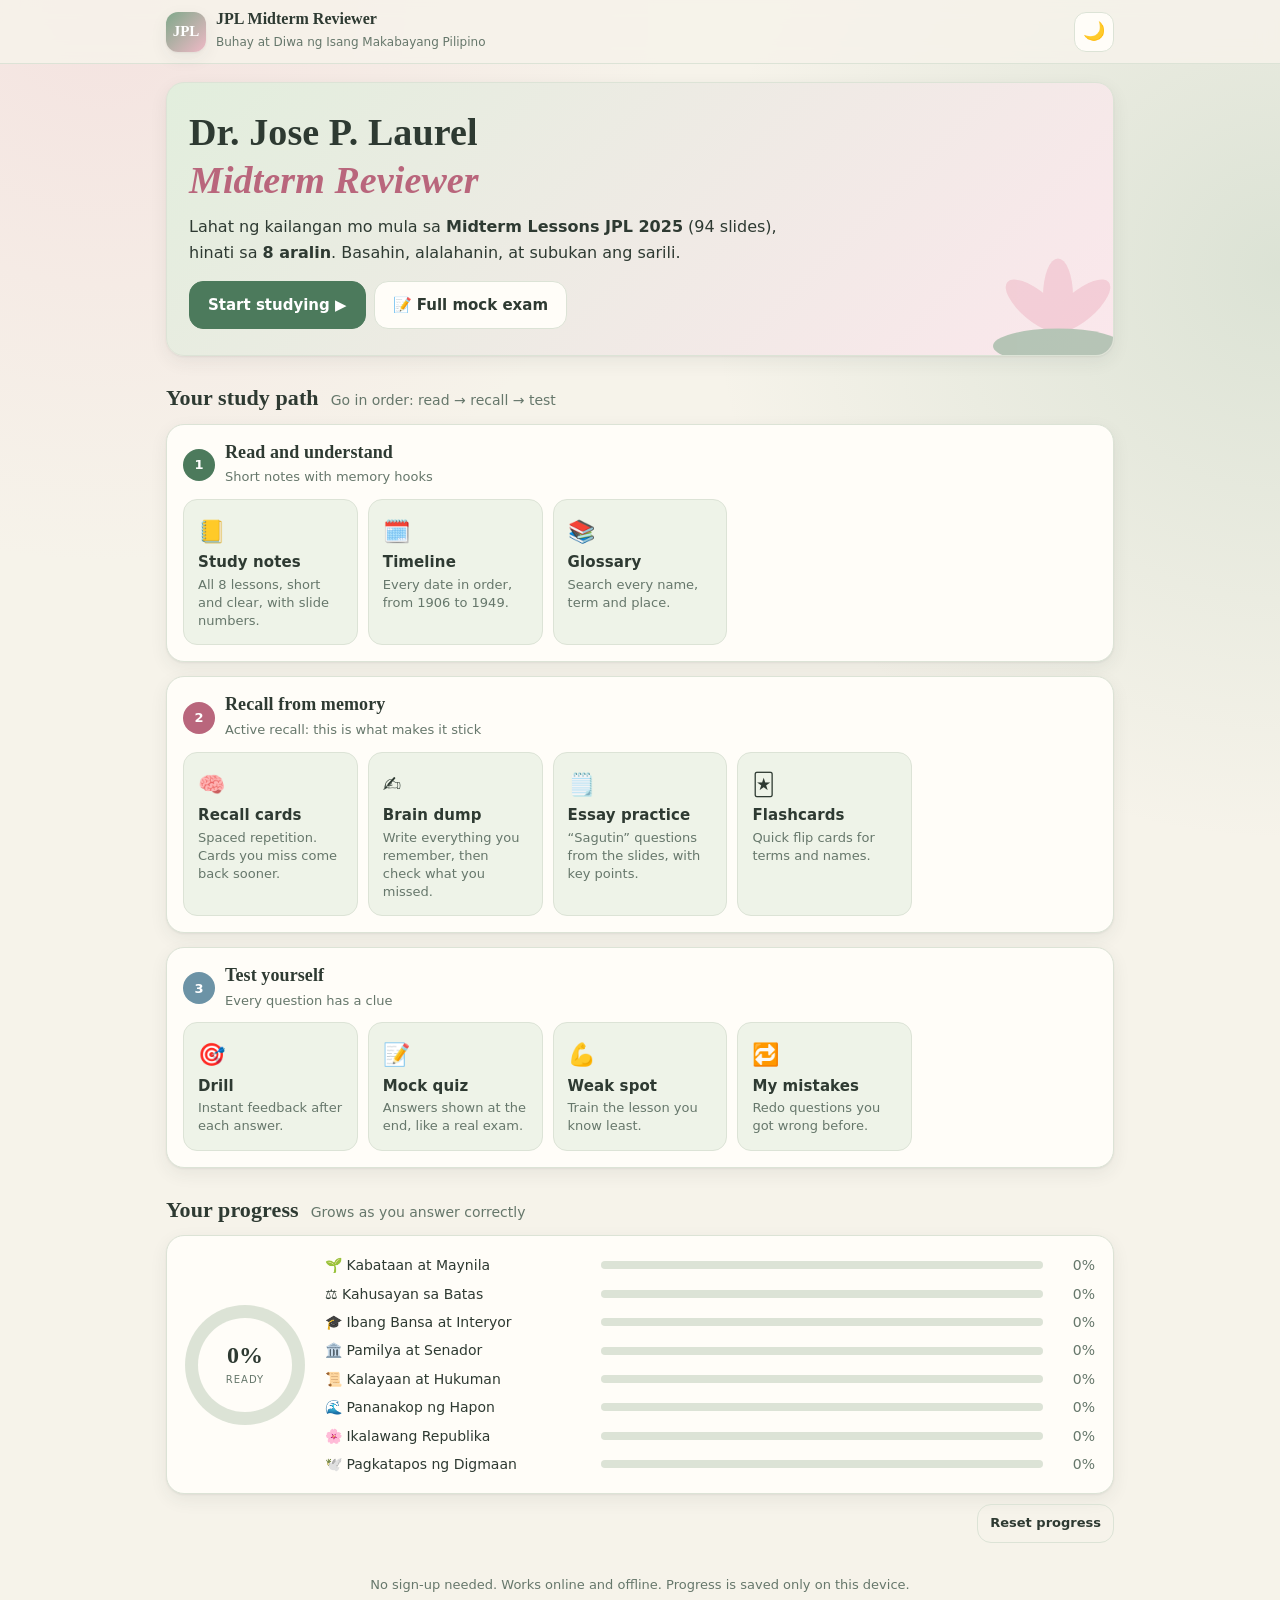
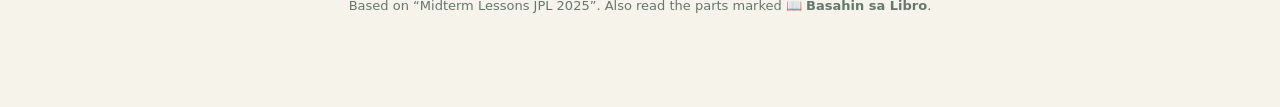
<file: jpl-jose-p-laurel/index.html>
<!doctype html>
<html lang="fil">
<head>
<meta charset="utf-8">
<meta name="viewport" content="width=device-width,initial-scale=1,viewport-fit=cover">
<title>JPL Midterm Reviewer</title>
<meta name="description" content="Midterm reviewer for Dr. Jose P. Laurel: “Buhay at Diwa ng Isang Makabayang Pilipino”. Notes, glossary, timeline, flashcards, active recall, drills and mock quizzes with clues. Works offline.">
<meta name="theme-color" content="#E2EEDD">
<meta name="mobile-web-app-capable" content="yes">
<meta name="apple-mobile-web-app-capable" content="yes">
<meta name="apple-mobile-web-app-title" content="JPL Reviewer">
<link rel="manifest" href="manifest.webmanifest">
<link rel="icon" href="icon.svg" type="image/svg+xml">
<link rel="apple-touch-icon" href="icon.svg">
<link rel="stylesheet" href="style.css">
</head>
<body>
<header class="bar"><div class="bar-in">
  <button class="logo" id="goHome" aria-label="Go to home"><span class="m">JPL</span><span><b>JPL Midterm Reviewer</b><small>Buhay at Diwa ng Isang Makabayang Pilipino</small></span></button>
  <span class="sp"></span>
  <span class="off" id="offPill" hidden>✓ Offline ready</span>
  <button class="ib" id="thmBtn" aria-label="Switch light or dark mode">🌙</button>
</div></header>
<noscript><p style="padding:16px">Please enable JavaScript to use the reviewer.</p></noscript>
<main class="wrap">

<section id="v-home">
  <div class="hero card">
    <svg class="lily" viewBox="0 0 120 120" aria-hidden="true"><g fill="#EFB9C6"><ellipse cx="60" cy="52" rx="12" ry="30"/><ellipse cx="60" cy="52" rx="12" ry="30" transform="rotate(50 60 75)"/><ellipse cx="60" cy="52" rx="12" ry="30" transform="rotate(-50 60 75)"/></g><ellipse cx="60" cy="92" rx="52" ry="14" fill="#7FA88A"/></svg>
    <h1>Dr. Jose P. Laurel<br><em>Midterm Reviewer</em></h1>
    <p>Lahat ng kailangan mo mula sa <b>Midterm Lessons JPL 2025</b> (94 slides), hinati sa <b>8 aralin</b>. Basahin, alalahanin, at subukan ang sarili.</p>
    <div class="qs"><button class="btn pri" data-act="continue" id="contBtn">Start studying ▶</button><button class="btn" data-act="exam">📝 Full mock exam</button></div>
  </div>

  <div class="ttl"><h2>Your study path</h2><span>Go in order: read → recall → test</span></div>
  <div class="path">
    <div class="step card"><div class="step-h"><span class="step-n">1</span><div><h3>Read and understand</h3><span>Short notes with memory hooks</span></div></div>
      <div class="tiles">
        <button class="tile" data-act="notes"><span class="ic">📒</span><h4>Study notes</h4><p>All 8 lessons, short and clear, with slide numbers.</p></button>
        <button class="tile" data-act="tline"><span class="ic">🗓️</span><h4>Timeline</h4><p>Every date in order, from 1906 to 1949.</p></button>
        <button class="tile" data-act="gloss"><span class="ic">📚</span><h4>Glossary</h4><p>Search every name, term and place.</p></button>
      </div></div>
    <div class="step card"><div class="step-h"><span class="step-n">2</span><div><h3>Recall from memory</h3><span>Active recall: this is what makes it stick</span></div></div>
      <div class="tiles">
        <button class="tile" data-act="rcards"><span class="ic">🧠</span><h4>Recall cards</h4><p>Spaced repetition. Cards you miss come back sooner.</p><span class="badge" id="dueBadge" hidden></span></button>
        <button class="tile" data-act="dump"><span class="ic">✍️</span><h4>Brain dump</h4><p>Write everything you remember, then check what you missed.</p></button>
        <button class="tile" data-act="essay"><span class="ic">🗒️</span><h4>Essay practice</h4><p>“Sagutin” questions from the slides, with key points.</p></button>
        <button class="tile" data-act="flash"><span class="ic">🃏</span><h4>Flashcards</h4><p>Quick flip cards for terms and names.</p></button>
      </div></div>
    <div class="step card"><div class="step-h"><span class="step-n">3</span><div><h3>Test yourself</h3><span>Every question has a clue</span></div></div>
      <div class="tiles">
        <button class="tile" data-act="drill"><span class="ic">🎯</span><h4>Drill</h4><p>Instant feedback after each answer.</p></button>
        <button class="tile" data-act="quiz"><span class="ic">📝</span><h4>Mock quiz</h4><p>Answers shown at the end, like a real exam.</p></button>
        <button class="tile" data-act="weak"><span class="ic">💪</span><h4>Weak spot</h4><p>Train the lesson you know least.</p></button>
        <button class="tile" data-act="mistakes"><span class="ic">🔁</span><h4>My mistakes</h4><p>Redo questions you got wrong before.</p><span class="badge" id="missBadge" hidden></span></button>
      </div></div>
  </div>

  <div class="ttl"><h2>Your progress</h2><span>Grows as you answer correctly</span></div>
  <div class="prog-card card">
    <div class="ring" id="ring" style="--p:0"><div><span><b id="ringPct">0%</b><br><small>READY</small></span></div></div>
    <div id="mast"></div>
  </div>
  <div class="row" style="margin-top:10px;justify-content:flex-end"><button class="btn ghost" id="resetBtn" style="font-size:13px;padding:8px 12px">Reset progress</button></div>
  <footer>No sign-up needed. Works online and offline. Progress is saved only on this device.<br>Based on “Midterm Lessons JPL 2025”. Also read the parts marked 📖 <b>Basahin sa Libro</b>.</footer>
</section>

<section id="v-notes" hidden>
  <div class="ttl"><h2>📒 Study notes</h2><span>Pick a lesson, or read all lessons together</span></div>
  <div class="tnav" id="tnav"></div>
  <div class="coverbar"><button class="pill" id="coverBtn" aria-pressed="false">🙈 Cover mode (test yourself)</button></div>
  <div id="notesList"></div>
</section>

<section id="v-tline" hidden>
  <div class="ttl"><h2>🗓️ Timeline</h2><span id="tlCount"></span></div>
  <div class="pills" id="tlTopics"></div>
  <div class="tl" id="tlList"></div>
  <div class="row" style="margin-top:14px"><button class="btn pri" id="tlDrill">Practice ordering events ▶</button></div>
</section>

<section id="v-gloss" hidden>
  <div class="ttl"><h2>📚 Glossary</h2><span id="glCount"></span></div>
  <input class="search" id="glSearch" type="search" placeholder="Search a name, term or meaning…" aria-label="Search the glossary" autocomplete="off">
  <div class="pills" id="glTopics" style="margin-top:10px"></div>
  <div class="gl" id="glList"></div>
</section>

<section id="v-setup" hidden>
  <div class="ttl"><h2 id="setupTitle">Setup</h2><span id="setupSub"></span></div>
  <div class="panel card">
    <div id="fmtBox"><h3>1. Question type</h3><div class="fmts" id="fmts"></div></div>
    <div><h3 id="topicH">2. Lessons</h3><div class="pills" id="topicPills"></div></div>
    <div id="countBox"><h3 id="countH">3. How many items? <small id="availNote"></small></h3>
      <div class="pills" id="countPills"></div>
      <div class="row" style="margin-top:10px"><span class="muted">or type a number:</span><input id="countIn" class="num" type="number" min="1" value="10" inputmode="numeric" aria-label="Number of items"></div></div>
    <div class="note" id="setupNote">💡 Every question has a <b>clue</b>. Using a clue gives half points, so try first!</div>
    <div class="row"><button class="btn pri big" id="startBtn">Start ▶</button><button class="btn ghost" data-home>Back</button></div>
  </div>
</section>

<section id="v-quiz" hidden>
  <div class="qtop"><button class="ib" id="quitBtn" aria-label="Quit">✕</button><div class="prog"><i id="progFill"></i></div><b id="qCount" style="white-space:nowrap">1 / 10</b></div>
  <div class="stats"><span class="stat" id="sMode"></span><span class="stat" id="sScore">⭐ 0 pts</span></div>
  <div class="qcard card" id="qcard">
    <div class="qmeta" id="qmeta"></div>
    <div class="qtext" id="qtext"></div>
    <div id="qans"></div><div id="qclue"></div><div id="qfb"></div>
  </div>
</section>

<section id="v-results" hidden>
  <div class="res card">
    <div class="bigscore" id="rPct">0%</div>
    <h2 id="rMsg"></h2>
    <div class="rstats" id="rStats"></div>
    <div class="row" style="justify-content:center">
      <button class="btn pri" id="againBtn">Try again</button>
      <button class="btn" id="redoWrong">Practice my mistakes</button>
      <button class="btn" data-home>Home</button>
    </div>
  </div>
  <div class="ttl" id="revTtl"><h2>Review your mistakes</h2><span>Read these before your exam</span></div>
  <div class="review" id="review"></div>
</section>

<section id="v-flash" hidden>
  <div class="qtop"><button class="ib" data-home aria-label="Back home">✕</button><div class="prog"><i id="fProg"></i></div><b id="fCount" style="white-space:nowrap">1 / 10</b></div>
  <div id="fArea"></div>
</section>

<section id="v-rcards" hidden>
  <div class="qtop"><button class="ib" data-home aria-label="Back home">✕</button><div class="prog"><i id="rcProg"></i></div><b id="rcCount" style="white-space:nowrap"></b></div>
  <div id="rcArea"></div>
</section>

<section id="v-dump" hidden>
  <div class="ttl"><h2>✍️ Brain dump</h2><span>The strongest active recall method</span></div>
  <div class="panel card" id="dumpArea"></div>
</section>

<section id="v-essay" hidden>
  <div class="ttl"><h2>🗒️ Essay practice</h2><span>Questions from the “Sagutin” and “Pagpapalawak ng Kaalaman” slides</span></div>
  <div id="essayArea"></div>
</section>
</main>
<script src="data.js"></script>
<script src="app.js"></script>
</body>
</html>
</file>
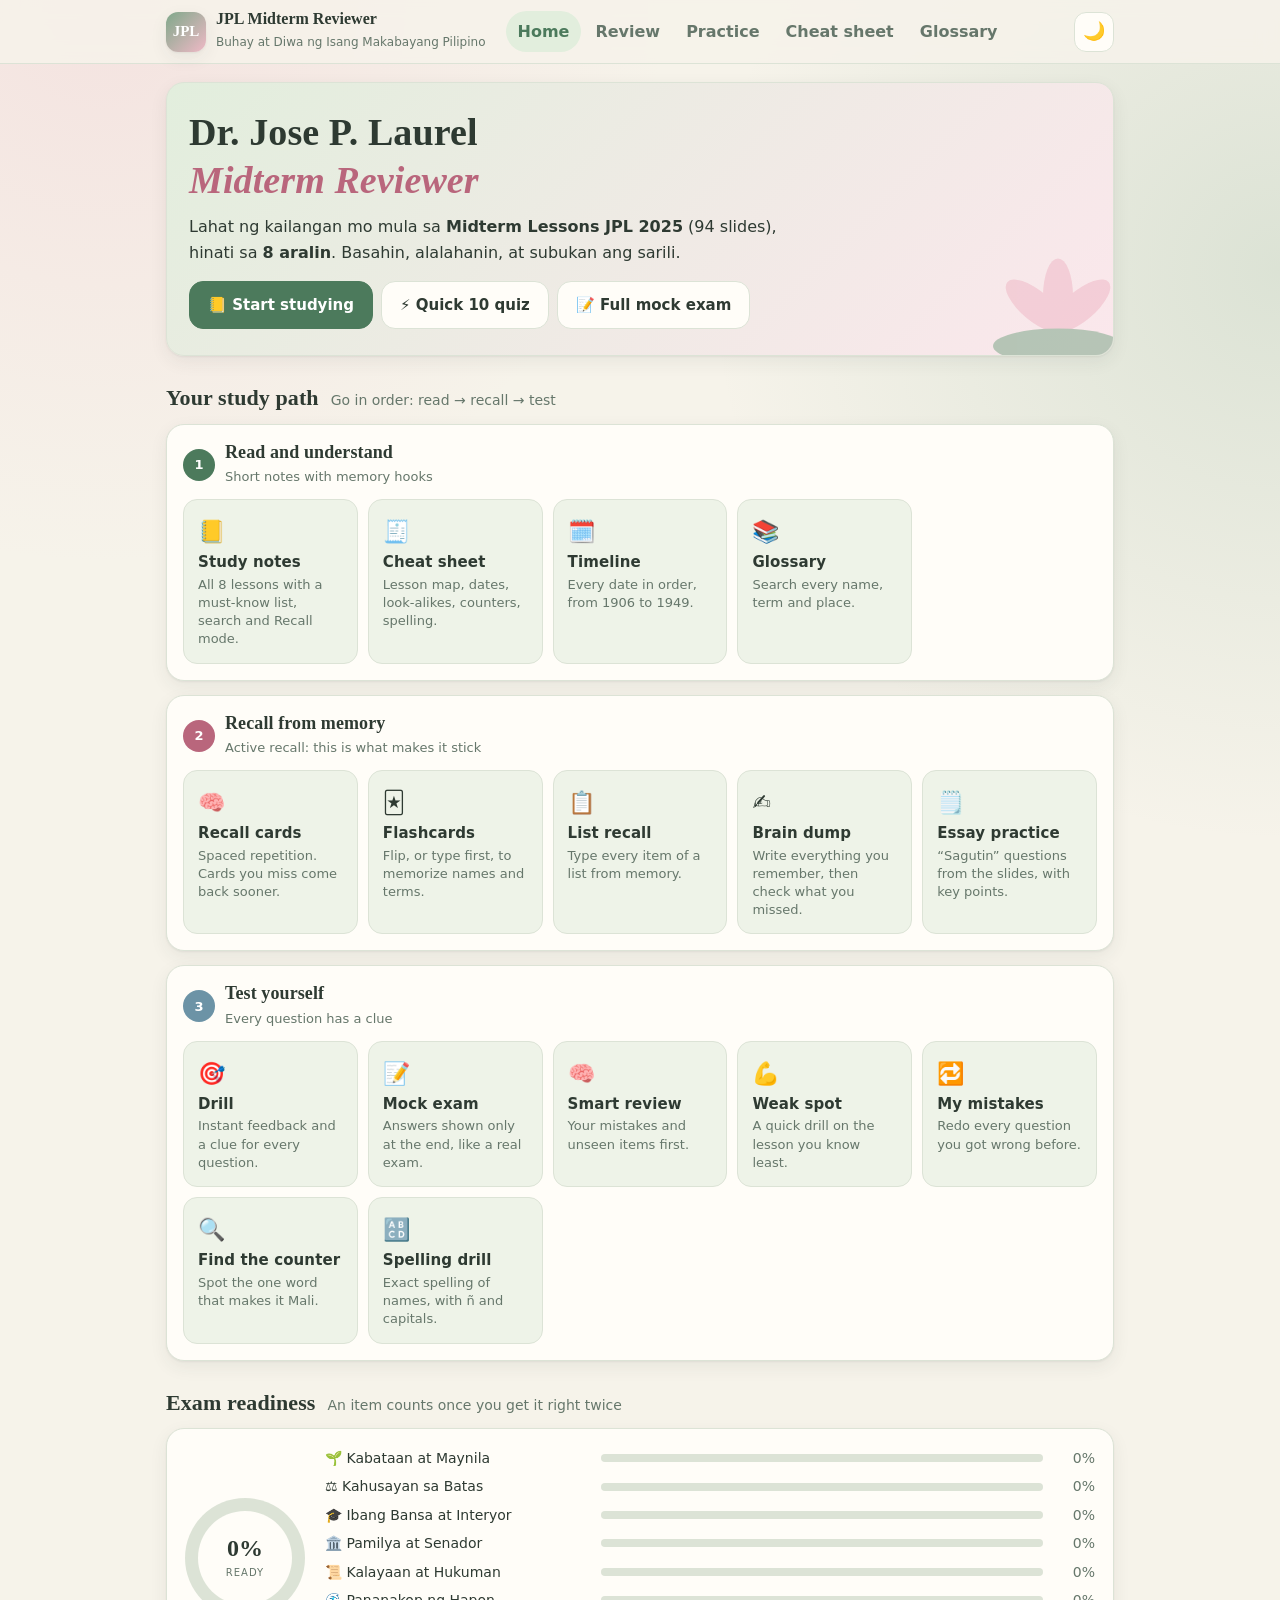
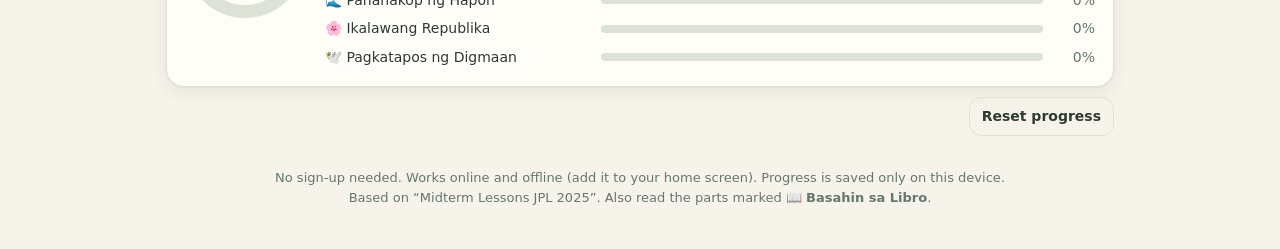
<file: jpln01g-jose-p-laurel/index.html>
<!doctype html>
<html lang="fil">
<head>
<meta charset="utf-8">
<meta name="viewport" content="width=device-width,initial-scale=1,viewport-fit=cover">
<title>JPL Midterm Reviewer</title>
<meta name="description" content="Midterm reviewer for Dr. Jose P. Laurel: “Buhay at Diwa ng Isang Makabayang Pilipino”. Notes, cheat sheet, glossary, timeline, flashcards, active recall, drills and mock exams with clues. Works offline.">
<meta name="theme-color" content="#E2EEDD" media="(prefers-color-scheme: light)">
<meta name="theme-color" content="#18211C" media="(prefers-color-scheme: dark)">
<meta name="mobile-web-app-capable" content="yes">
<meta name="apple-mobile-web-app-capable" content="yes">
<meta name="apple-mobile-web-app-title" content="JPL Reviewer">
<link rel="manifest" href="manifest.webmanifest">
<link rel="icon" href="icon.svg" type="image/svg+xml">
<link rel="apple-touch-icon" href="icon.svg">
<link rel="stylesheet" href="style.css">
</head>
<body>
<a class="skip" href="#main">Skip to content</a>
<header class="bar"><div class="bar-in">
  <button class="logo" data-go="home" aria-label="Go to home"><span class="m">JPL</span><span><b>JPL Midterm Reviewer</b><small>Buhay at Diwa ng Isang Makabayang Pilipino</small></span></button>
  <nav class="topnav" aria-label="Main">
    <button data-go="home">Home</button><button data-go="notes">Review</button><button data-go="practice">Practice</button><button data-go="cheat">Cheat sheet</button><button data-go="gloss">Glossary</button>
  </nav>
  <span class="sp"></span>
  <span class="off" id="offPill" hidden title="All files are saved on this device">✓ Offline ready</span>
  <button class="ib" id="thmBtn" aria-label="Switch light or dark mode">🌙</button>
</div></header>
<noscript><p style="padding:16px">Please enable JavaScript to use the reviewer.</p></noscript>
<main class="wrap" id="main">

<!-- HOME -->
<section id="v-home">
  <div class="hero card">
    <svg class="lily" viewBox="0 0 120 120" aria-hidden="true"><g fill="#EFB9C6"><ellipse cx="60" cy="52" rx="12" ry="30"/><ellipse cx="60" cy="52" rx="12" ry="30" transform="rotate(50 60 75)"/><ellipse cx="60" cy="52" rx="12" ry="30" transform="rotate(-50 60 75)"/></g><ellipse cx="60" cy="92" rx="52" ry="14" fill="#7FA88A"/></svg>
    <h1>Dr. Jose P. Laurel<br><em>Midterm Reviewer</em></h1>
    <p>Lahat ng kailangan mo mula sa <b>Midterm Lessons JPL 2025</b> (94 slides), hinati sa <b>8 aralin</b>. Basahin, alalahanin, at subukan ang sarili.</p>
    <div class="qs"><button class="btn pri" data-go="notes" id="contBtn">📒 Start studying</button><button class="btn" data-act="quick">⚡ Quick 10 quiz</button><button class="btn" data-act="exam">📝 Full mock exam</button></div>
    <div class="row resume" id="resume" hidden></div>
  </div>

  <div class="ttl"><h2>Your study path</h2><span>Go in order: read → recall → test</span></div>
  <div class="path">
    <div class="step card"><div class="step-h"><span class="step-n">1</span><div><h3>Read and understand</h3><span>Short notes with memory hooks</span></div></div>
      <div class="tiles" id="tiles1"></div></div>
    <div class="step card"><div class="step-h"><span class="step-n">2</span><div><h3>Recall from memory</h3><span>Active recall: this is what makes it stick</span></div></div>
      <div class="tiles" id="tiles2"></div></div>
    <div class="step card"><div class="step-h"><span class="step-n">3</span><div><h3>Test yourself</h3><span>Every question has a clue</span></div></div>
      <div class="tiles" id="tiles3"></div></div>
  </div>

  <div class="ttl"><h2>Exam readiness</h2><span>An item counts once you get it right twice</span></div>
  <div class="prog-card card">
    <div class="ring" id="ring" style="--p:0"><div><span><b id="ringPct">0%</b><br><small>READY</small></span></div></div>
    <div id="mast"></div>
  </div>
  <div class="row" style="margin-top:10px;justify-content:flex-end"><button class="btn ghost sm" id="resetBtn">Reset progress</button></div>
  <footer>No sign-up needed. Works online and offline (add it to your home screen). Progress is saved only on this device.<br>Based on “Midterm Lessons JPL 2025”. Also read the parts marked 📖 <b>Basahin sa Libro</b>.</footer>
</section>

<!-- REVIEW (NOTES) -->
<section id="v-notes" hidden>
  <div class="ttl"><h2>📒 Review</h2><span id="notesSub"></span></div>
  <div class="filters card">
    <input class="search" id="nSearch" type="search" placeholder="Search all lessons… (try “Recto” or “1943”)" aria-label="Search the notes" autocomplete="off">
    <div class="pills scroll" id="nFilter" role="group" aria-label="Choose a lesson"></div>
    <div class="row tools">
      <button class="tog" id="recallTog" aria-pressed="false"><span class="sw" aria-hidden="true"></span>🙈 Recall mode</button>
      <span class="muted small" id="recallHint">Hides key words. Say the word, then tap it to check.</span>
      <span class="sp"></span>
      <button class="tog" id="expandTog" aria-pressed="false"><span class="sw" aria-hidden="true"></span><span id="expandLbl">Expand all</span></button>
    </div>
  </div>
  <div id="notesList"></div>
</section>

<!-- CHEAT SHEET -->
<section id="v-cheat" hidden>
  <div class="ttl"><h2>🧾 Cheat sheet</h2><span>The quick version, great for the night before</span></div>
  <div class="pills scroll" id="chTabs" role="tablist"></div>
  <div id="chBody"></div>
</section>

<!-- TIMELINE -->
<section id="v-tline" hidden>
  <div class="ttl"><h2>🗓️ Timeline</h2><span id="tlCount"></span></div>
  <div class="pills scroll" id="tlTopics"></div>
  <div class="tl" id="tlList"></div>
  <div class="row" style="margin-top:14px"><button class="btn pri" id="tlDrill">Practice ordering events ▶</button></div>
</section>

<!-- GLOSSARY -->
<section id="v-gloss" hidden>
  <div class="ttl"><h2>📚 Glossary</h2><span id="glCount"></span></div>
  <input class="search" id="glSearch" type="search" placeholder="Search a name, term or meaning…" aria-label="Search the glossary" autocomplete="off">
  <div class="pills scroll" id="glTopics" style="margin-top:10px"></div>
  <div class="gl" id="glList"></div>
</section>

<!-- PRACTICE HUB -->
<section id="v-practice" hidden>
  <div class="ttl"><h2>🎯 Practice</h2><span>Pick how you want to practice</span></div>
  <h3 class="sub">Test yourself</h3>
  <div class="tiles" id="pTiles"></div>
  <h3 class="sub">Recall from memory</h3>
  <div class="tiles" id="pTiles2"></div>
</section>

<!-- SETUP -->
<section id="v-setup" hidden>
  <div class="ttl"><h2 id="setupTitle">Setup</h2><span id="setupSub"></span></div>
  <div class="panel card">
    <div id="fmtBox"><h3>1 · Question types <small>(pick one or more)</small></h3>
      <div class="pills" id="presetPills" style="margin-bottom:10px"></div>
      <div class="fmts" id="fmts"></div></div>
    <div id="flashBox" hidden><h3>1 · Card direction</h3><div class="pills" id="dirPills"></div>
      <label class="opt" style="margin-top:10px"><input type="checkbox" id="typeFirst"> Type my answer before flipping (stronger recall)</label></div>
    <div><h3><span id="lblTopics">2</span> · Lessons</h3><div class="pills" id="topicPills"></div></div>
    <div><h3><span id="lblCount">3</span> · How many items? <small id="availNote"></small></h3>
      <div class="pills" id="countPills"></div>
      <div class="row" style="margin-top:10px"><label class="muted" for="countIn">or type a number:</label><input id="countIn" class="num" type="number" min="1" value="10" inputmode="numeric"></div></div>
    <div id="optBox"><h3>Options</h3>
      <label class="opt"><input type="checkbox" id="optNitc"> Add “Not in the choices” as an option (some professors use it)</label>
      <label class="opt"><input type="checkbox" id="optStrict"> Strict spelling, accents &amp; capitals for typed answers</label>
      <label class="opt" id="timerRow"><input type="checkbox" id="optTimer"> Show a timer (1 minute per item)</label></div>
    <div class="note" id="setupNote">💡 Every question has a <b>clue</b>. Using a clue gives half points, so try first!</div>
    <div class="row"><button class="btn pri big" id="startBtn">Start ▶</button><button class="btn ghost" data-go="practice">Back</button></div>
  </div>
</section>

<!-- QUIZ -->
<section id="v-quiz" hidden>
  <div class="qtop"><button class="ib" id="quitBtn" aria-label="Quit">✕</button><div class="prog" role="progressbar" aria-label="Progress"><i id="progFill"></i></div><b id="qCount" class="nowrap">1 / 10</b></div>
  <div class="stats"><span class="stat" id="sMode"></span><span class="stat" id="sScore">⭐ 0 pts</span><span class="stat" id="sTimer" hidden>⏱ 0:00</span></div>
  <div class="qcard card" id="qcard">
    <div class="qmeta" id="qmeta"></div>
    <div class="qtext" id="qtext"></div>
    <div id="qans"></div><div id="qclue"></div><div id="qfb" aria-live="polite"></div>
  </div>
  <p class="kbd muted small">Keyboard: A–D or 1–4 to choose · T (Tama) / M (Mali) · Enter for next</p>
</section>

<!-- RESULTS -->
<section id="v-results" hidden>
  <div class="res card">
    <div class="bigscore" id="rPct">0%</div>
    <h2 id="rMsg"></h2>
    <div class="rstats" id="rStats"></div>
    <div class="row" style="justify-content:center">
      <button class="btn pri" id="redoWrong">Practice my mistakes</button>
      <button class="btn" id="againBtn">New set</button>
      <button class="btn ghost" data-go="home">Home</button>
    </div>
  </div>
  <div class="ttl" id="revTtl"><h2>Review your mistakes</h2><span>Read these before your exam</span></div>
  <div class="review" id="review"></div>
</section>

<!-- FLASHCARDS -->
<section id="v-flash" hidden>
  <div class="qtop"><button class="ib" data-go="practice" aria-label="Back">✕</button><div class="prog"><i id="fProg"></i></div><b id="fCount" class="nowrap">1 / 10</b></div>
  <div id="fArea"></div>
</section>

<!-- RECALL CARDS -->
<section id="v-rcards" hidden>
  <div class="qtop"><button class="ib" data-go="practice" aria-label="Back">✕</button><div class="prog"><i id="rcProg"></i></div><b id="rcCount" class="nowrap"></b></div>
  <div id="rcArea"></div>
</section>

<!-- LIST RECALL -->
<section id="v-list" hidden>
  <div class="qtop"><button class="ib" data-go="practice" aria-label="Back">✕</button><div class="prog"><i id="lProg"></i></div><b id="lCount" class="nowrap">1 / 5</b></div>
  <div id="lArea"></div>
</section>

<!-- BRAIN DUMP -->
<section id="v-dump" hidden>
  <div class="ttl"><h2>✍️ Brain dump</h2><span>The strongest active recall method</span></div>
  <div class="panel card" id="dumpArea"></div>
</section>

<!-- ESSAY -->
<section id="v-essay" hidden>
  <div class="ttl"><h2>🗒️ Essay practice</h2><span>Questions from the “Sagutin” and “Pagpapalawak ng Kaalaman” slides</span></div>
  <div id="essayArea"></div>
</section>
</main>

<nav class="tabbar" aria-label="Main">
  <button data-go="home"><span>🏠</span>Home</button>
  <button data-go="notes"><span>📒</span>Review</button>
  <button data-go="practice"><span>🎯</span>Practice</button>
  <button data-go="cheat"><span>🧾</span>Cheat</button>
  <button data-go="gloss"><span>📚</span>Terms</button>
</nav>

<script src="data.js"></script>
<script src="data_more.js"></script>
<script src="app.js"></script>
</body>
</html>
</file>
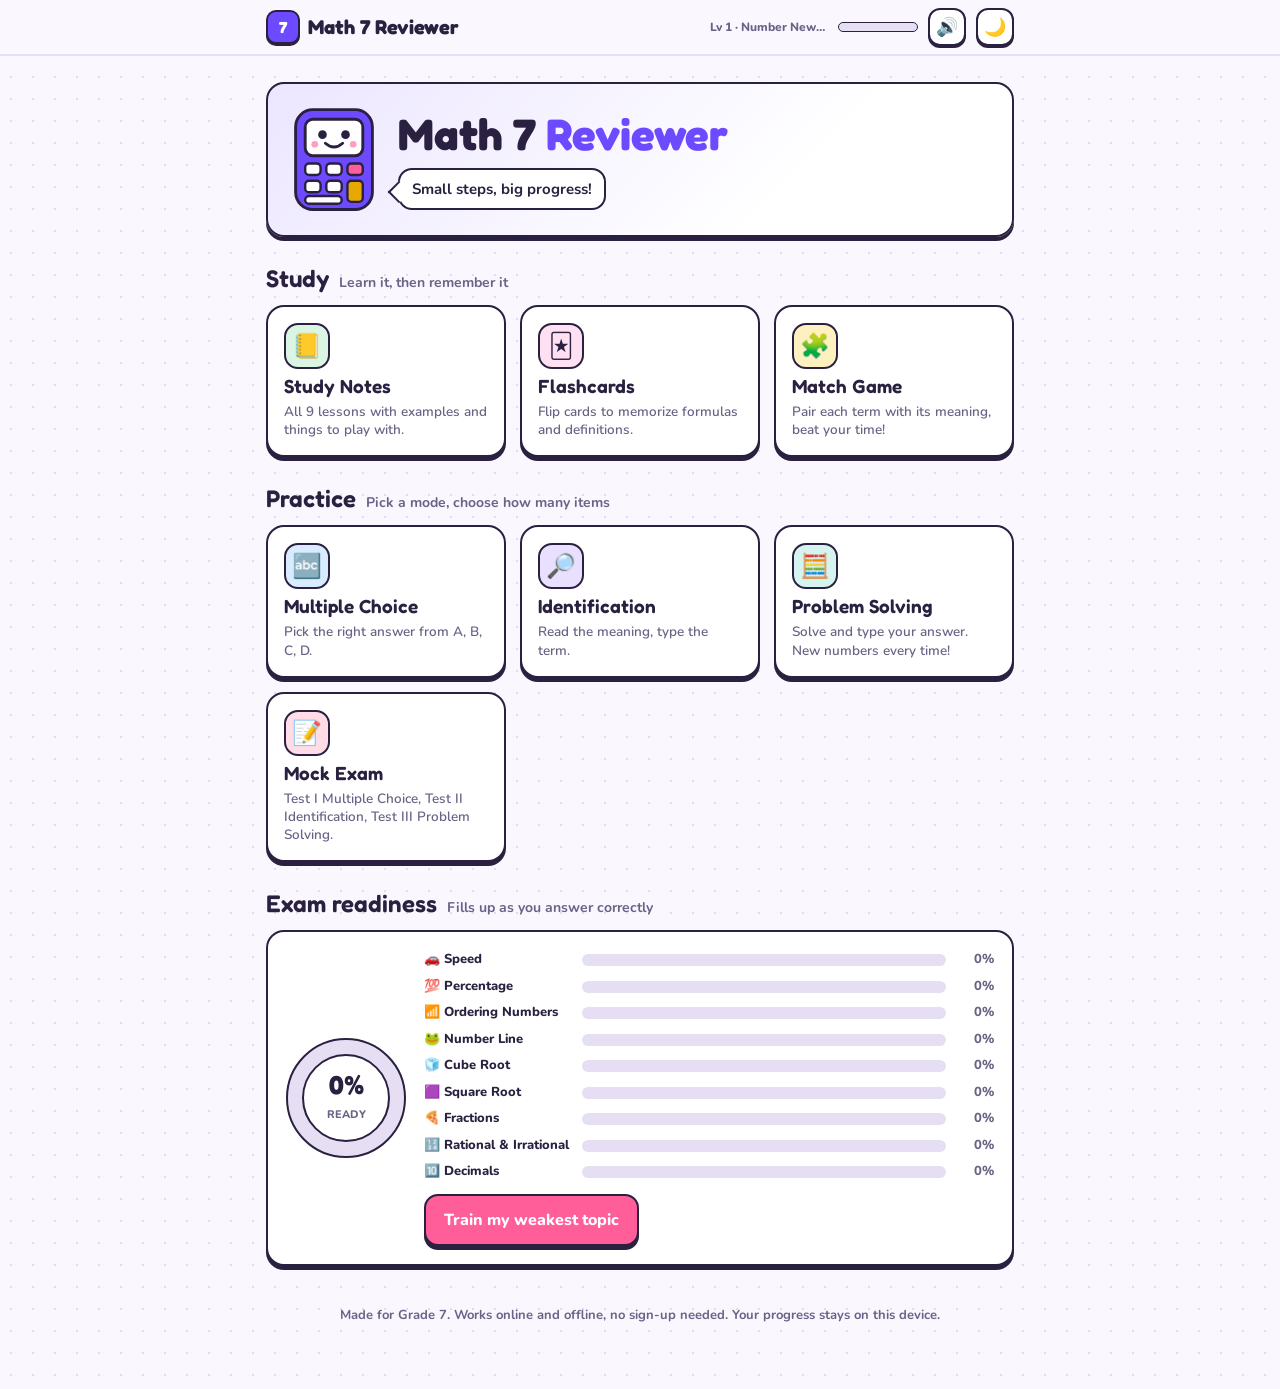
<file: math7-mathematics-q1/index.html>
<!doctype html>
<html lang="en">
<head>
<meta charset="utf-8">
<meta name="viewport" content="width=device-width,initial-scale=1,viewport-fit=cover">
<title>Math 7 Reviewer</title>
<link rel="preconnect" href="https://fonts.googleapis.com">
<link rel="stylesheet" href="https://fonts.googleapis.com/css2?family=Fredoka:wght@500;600;700&family=Nunito:wght@500;700;800&display=swap">
<style>
/* Layout: one-column "sticker notebook" app — pastel topic stickers with chunky ink outlines on dotted paper */
:root{
  --bg:#FAF7FF; --dot:#E2D9F3; --card:#FFFFFF; --ink:#2A2140; --muted:#6B6386; --edge:#2A2140; --line:#E6DFF4;
  --accent:#6D4AFF; --accent-soft:#ECE6FF; --on-accent:#FFFFFF; --pop:#FF5E99;
  --good:#11935F; --good-soft:#D9F5E8; --bad:#D93A44; --bad-soft:#FDE3E5; --gold:#E9A800; --gold-soft:#FFF2C4;
  --speed-bg:#FFDCE6; --speed-fg:#D9466F;
  --percent-bg:#D9ECFF; --percent-fg:#2F7BD6;
  --order-bg:#DAF5E2; --order-fg:#23A052;
  --numline-bg:#FFF0BF; --numline-fg:#B98600;
  --cube-bg:#E9E0FF; --cube-fg:#7A55E8;
  --square-bg:#FFE0F3; --square-fg:#C2409A;
  --fraction-bg:#D5F4F0; --fraction-fg:#15978A;
  --ratirr-bg:#DFE6FF; --ratirr-fg:#4A5FD9;
  --decimal-bg:#FFE5D2; --decimal-fg:#D9661A;
  --f-display:'Fredoka','Baloo 2',ui-rounded,'Arial Rounded MT Bold','Segoe UI',system-ui,sans-serif;
  --f-body:'Nunito',ui-rounded,system-ui,-apple-system,'Segoe UI',Roboto,sans-serif;
  --r:18px;
}
@media (prefers-color-scheme: dark){:root:not([data-theme="light"]){
  --bg:#16132A; --dot:#2A2546; --card:#221D3B; --ink:#F2EEFF; --muted:#ABA3CC; --edge:#0B0918; --line:#352E57;
  --accent:#9C85FF; --accent-soft:#2F2752; --on-accent:#140F2B; --pop:#FF7FB0;
  --good:#43D49A; --good-soft:#163A2E; --bad:#FF6B72; --bad-soft:#40202A; --gold:#FFC93D; --gold-soft:#3A3115;
  --speed-bg:#3D2232; --speed-fg:#FF8FB0; --percent-bg:#1D2F48; --percent-fg:#7DB8FF; --order-bg:#1B3826; --order-fg:#6EE29A;
  --numline-bg:#3A3115; --numline-fg:#FFD45E; --cube-bg:#2D2552; --cube-fg:#B9A2FF; --square-bg:#3B1F36; --square-fg:#FF93D6;
  --fraction-bg:#163733; --fraction-fg:#5EE0D0; --ratirr-bg:#212A50; --ratirr-fg:#97A8FF; --decimal-bg:#3D2618; --decimal-fg:#FFA766;
  color-scheme:dark}}
:root[data-theme="dark"]{
  --bg:#16132A; --dot:#2A2546; --card:#221D3B; --ink:#F2EEFF; --muted:#ABA3CC; --edge:#0B0918; --line:#352E57;
  --accent:#9C85FF; --accent-soft:#2F2752; --on-accent:#140F2B; --pop:#FF7FB0;
  --good:#43D49A; --good-soft:#163A2E; --bad:#FF6B72; --bad-soft:#40202A; --gold:#FFC93D; --gold-soft:#3A3115;
  --speed-bg:#3D2232; --speed-fg:#FF8FB0; --percent-bg:#1D2F48; --percent-fg:#7DB8FF; --order-bg:#1B3826; --order-fg:#6EE29A;
  --numline-bg:#3A3115; --numline-fg:#FFD45E; --cube-bg:#2D2552; --cube-fg:#B9A2FF; --square-bg:#3B1F36; --square-fg:#FF93D6;
  --fraction-bg:#163733; --fraction-fg:#5EE0D0; --ratirr-bg:#212A50; --ratirr-fg:#97A8FF; --decimal-bg:#3D2618; --decimal-fg:#FFA766;
  color-scheme:dark}
*{box-sizing:border-box}
html,body{background:var(--bg)}
body{margin:0;color:var(--ink);font-family:var(--f-body);font-size:16px;line-height:1.5;
  background-image:radial-gradient(var(--dot) 1.2px,transparent 1.2px);background-size:22px 22px;min-height:100vh}
button,input{font:inherit;color:inherit}
button{cursor:pointer}
:focus-visible{outline:3px solid var(--accent);outline-offset:2px}
h1,h2,h3,.disp{font-family:var(--f-display);font-weight:600;line-height:1.15;text-wrap:balance;margin:0}
.wrap{max-width:780px;margin:0 auto;padding-inline:16px;padding-block:12px 64px}
.tp-speed{--tbg:var(--speed-bg);--tfg:var(--speed-fg)} .tp-percent{--tbg:var(--percent-bg);--tfg:var(--percent-fg)}
.tp-order{--tbg:var(--order-bg);--tfg:var(--order-fg)} .tp-numline{--tbg:var(--numline-bg);--tfg:var(--numline-fg)}
.tp-cube{--tbg:var(--cube-bg);--tfg:var(--cube-fg)} .tp-square{--tbg:var(--square-bg);--tfg:var(--square-fg)}
.tp-fraction{--tbg:var(--fraction-bg);--tfg:var(--fraction-fg)} .tp-ratirr{--tbg:var(--ratirr-bg);--tfg:var(--ratirr-fg)}
.tp-decimal{--tbg:var(--decimal-bg);--tfg:var(--decimal-fg)}

/* top bar */
.bar{position:sticky;top:env(safe-area-inset-top,0px);z-index:20;background:color-mix(in srgb,var(--bg) 88%,transparent);backdrop-filter:blur(8px);border-bottom:2px solid var(--line)}
.bar-in{max-width:780px;margin:0 auto;padding:8px 16px;display:flex;align-items:center;gap:10px}
.logo{display:flex;align-items:center;gap:8px;background:none;border:0;padding:0}
.logo b{font-family:var(--f-display);font-size:20px;font-weight:700}
.logo .m{width:34px;height:34px;border-radius:10px;background:var(--accent);color:var(--on-accent);display:grid;place-items:center;font-family:var(--f-display);font-weight:700;border:2px solid var(--edge);box-shadow:0 2px 0 var(--edge)}
.sp{flex:1}
.logo b{white-space:nowrap}@media (max-width:540px){.logo b{display:none}}
.lvl{display:flex;align-items:center;gap:8px;min-width:0}
.lvl .t{font-size:12px;font-weight:800;color:var(--muted);white-space:nowrap;overflow:hidden;text-overflow:ellipsis;max-width:120px}
.xpbar{width:80px;height:10px;border-radius:9px;background:var(--line);overflow:hidden;border:1.5px solid var(--edge)}
.xpbar i{display:block;height:100%;background:linear-gradient(90deg,var(--gold),var(--pop));width:0;transition:width .6s}
.ib{width:38px;height:38px;border-radius:12px;border:2px solid var(--edge);background:var(--card);display:grid;place-items:center;font-size:18px;box-shadow:0 2px 0 var(--edge)}
.ib:active{transform:translateY(2px);box-shadow:none}

/* stickers & buttons */
.sticker{background:var(--card);border:2px solid var(--edge);border-radius:var(--r);box-shadow:0 4px 0 var(--edge)}
.btn{display:inline-flex;align-items:center;justify-content:center;gap:8px;border:2px solid var(--edge);border-radius:14px;padding:12px 18px;font-weight:800;background:var(--card);box-shadow:0 4px 0 var(--edge);transition:transform .08s,box-shadow .08s;text-decoration:none}
.btn:active{transform:translateY(3px);box-shadow:0 1px 0 var(--edge)}
.btn.pri{background:var(--accent);color:var(--on-accent)}
.btn.pop{background:var(--pop);color:#fff}
.btn.good{background:var(--good);color:var(--on-accent)}
.btn.ghost{box-shadow:none;border-color:var(--line)}
.btn.big{font-size:18px;padding:14px 22px}
.btn[disabled]{opacity:.45;pointer-events:none}
.row{display:flex;flex-wrap:wrap;gap:10px;align-items:center}
.muted{color:var(--muted)}
.chip{display:inline-flex;align-items:center;gap:6px;font-size:13px;font-weight:800;padding:4px 10px;border-radius:999px;background:var(--tbg,var(--accent-soft));color:var(--tfg,var(--accent));border:1.5px solid currentColor}
.secttl{display:flex;align-items:baseline;gap:10px;margin:28px 0 12px}
.secttl h2{font-size:24px}
.secttl span{color:var(--muted);font-size:14px;font-weight:700}

/* hero */
.hero{display:grid;grid-template-columns:auto 1fr;gap:16px;align-items:center;padding:18px;margin-top:14px;background:linear-gradient(135deg,var(--accent-soft),var(--card) 70%)}
.hero h1{font-size:clamp(30px,7vw,44px);font-weight:700}
.hero h1 em{font-style:normal;color:var(--accent)}
.bubble{position:relative;background:var(--card);border:2px solid var(--edge);border-radius:14px;padding:8px 12px;font-weight:700;font-size:15px;margin-top:8px;display:inline-block}
.bubble:before{content:"";position:absolute;left:-9px;top:14px;width:14px;height:14px;background:var(--card);border-left:2px solid var(--edge);border-bottom:2px solid var(--edge);transform:rotate(45deg)}
.mascot{width:96px;height:auto;flex:none}
.mascot.bounce{animation:bounce .6s}
@keyframes bounce{30%{transform:translateY(-12px) rotate(-4deg)}60%{transform:translateY(0) rotate(3deg)}}
@keyframes wobble{25%{transform:rotate(-5deg)}75%{transform:rotate(5deg)}}
.mascot.wobble{animation:wobble .4s 2}

/* mode grid */
.modes{display:grid;grid-template-columns:repeat(2,minmax(0,1fr));gap:14px}
@media (min-width:640px){.modes{grid-template-columns:repeat(3,minmax(0,1fr))}}
.mode{text-align:left;padding:16px;display:flex;flex-direction:column;gap:6px;transition:transform .12s}
.mode:hover{transform:translateY(-2px) rotate(-.4deg)}
.mode:active{transform:translateY(3px);box-shadow:0 1px 0 var(--edge)}
.mode .ic{width:46px;height:46px;border-radius:14px;display:grid;place-items:center;font-size:24px;background:var(--mbg);border:2px solid var(--edge)}
.mode h3{font-size:19px}
.mode p{margin:0;font-size:13.5px;color:var(--muted);font-weight:600;line-height:1.35}
.mode .best{font-size:12px;font-weight:800;color:var(--good)}

/* readiness */
.ready{padding:18px;display:grid;grid-template-columns:auto 1fr;gap:18px;align-items:center}
@media (max-width:520px){.ready{grid-template-columns:1fr}}
.ring{width:120px;height:120px;border-radius:50%;display:grid;place-items:center;margin:auto;
  background:conic-gradient(var(--good) calc(var(--p)*1%),var(--line) 0);border:2px solid var(--edge)}
.ring div{width:88px;height:88px;border-radius:50%;background:var(--card);display:grid;place-items:center;text-align:center;border:2px solid var(--edge)}
.ring b{font-family:var(--f-display);font-size:26px;line-height:1}
.ring small{font-size:11px;font-weight:800;color:var(--muted)}
.mast{display:grid;gap:7px}
.mrow{display:grid;grid-template-columns:150px 1fr 40px;gap:8px;align-items:center;font-size:13px;font-weight:800}
@media (max-width:420px){.mrow{grid-template-columns:118px 1fr 36px;font-size:12px}}
.mrow .tr{height:12px;border-radius:9px;background:var(--line);overflow:hidden}
.mrow .tr i{display:block;height:100%;background:var(--tfg);border-radius:9px;transition:width .6s}
.mrow span:last-child{text-align:right;color:var(--muted);font-variant-numeric:tabular-nums}

/* setup */
.panel{padding:20px;display:grid;gap:20px}
.panel h3{font-size:17px;margin-bottom:8px}
.pills{display:flex;flex-wrap:wrap;gap:8px}
.pill{border:2px solid var(--edge);border-radius:999px;padding:8px 14px;font-weight:800;background:var(--card);box-shadow:0 2px 0 var(--edge)}
.pill[aria-pressed="true"]{background:var(--accent);color:var(--on-accent)}
.pill.tp[aria-pressed="true"]{background:var(--tfg);color:var(--card)}
.pill:active{transform:translateY(2px);box-shadow:none}
.num-in{width:84px;border:2px solid var(--edge);border-radius:12px;padding:8px 10px;font-weight:800;background:var(--card);text-align:center}
.note{font-size:14px;background:var(--gold-soft);border:2px dashed var(--gold);border-radius:14px;padding:10px 12px;font-weight:700}

/* quiz */
.qtop{display:flex;align-items:center;gap:10px;margin-top:12px}
.prog{flex:1;height:16px;border-radius:12px;background:var(--line);border:2px solid var(--edge);overflow:hidden}
.prog i{display:block;height:100%;background:linear-gradient(90deg,var(--accent),var(--pop));transition:width .4s}
.stats{display:flex;gap:8px;margin:10px 0;flex-wrap:wrap}
.stat{font-weight:800;font-size:14px;padding:4px 10px;border-radius:10px;background:var(--card);border:2px solid var(--line);font-variant-numeric:tabular-nums}
.stat.fire{border-color:var(--pop);color:var(--pop)}
.qcard{padding:20px;position:relative;overflow:hidden}
.qcard:before{content:"";position:absolute;inset:0 0 auto 0;height:8px;background:var(--tfg)}
.qmeta{display:flex;gap:8px;flex-wrap:wrap;margin-bottom:12px}
.qtext{font-size:clamp(19px,4.6vw,24px);font-weight:800;line-height:1.4}
.qtext b{color:var(--tfg)}
.qvis{margin:14px 0 0;overflow-x:auto}
.qvis svg{width:100%;height:auto;max-width:620px;display:block}
.choices{display:grid;gap:10px;margin-top:18px}
@media (min-width:600px){.choices{grid-template-columns:1fr 1fr}}
.choice{display:flex;align-items:center;gap:12px;text-align:left;padding:12px 14px;border:2px solid var(--edge);border-radius:14px;background:var(--card);box-shadow:0 3px 0 var(--edge);font-weight:800;font-size:18px;min-height:58px}
.choice .k{flex:none;width:30px;height:30px;border-radius:9px;display:grid;place-items:center;background:var(--accent-soft);color:var(--accent);font-family:var(--f-display);font-size:16px}
.choice:active{transform:translateY(2px);box-shadow:0 1px 0 var(--edge)}
.choice.ok{background:var(--good-soft);border-color:var(--good)}
.choice.ok .k{background:var(--good);color:var(--card)}
.choice.no{background:var(--bad-soft);border-color:var(--bad)}
.choice.no .k{background:var(--bad);color:var(--card)}
.choice[disabled]{cursor:default}
.typed{margin-top:18px;display:grid;gap:10px}
.typed .in{display:flex;gap:10px}
.typed input{flex:1;min-width:0;font-size:20px;font-weight:800;padding:12px 14px;border:2px solid var(--edge);border-radius:14px;background:var(--card)}
.typed input.ok{border-color:var(--good);background:var(--good-soft)}
.typed input.no{border-color:var(--bad);background:var(--bad-soft)}
.keys{display:flex;gap:8px;flex-wrap:wrap}
.keys button{min-width:44px;height:40px;border-radius:10px;border:2px solid var(--line);background:var(--card);font-weight:800;font-size:18px}
.hintline{font-size:13px;color:var(--muted);font-weight:700}
.qacts{display:flex;gap:10px;margin-top:14px;flex-wrap:wrap}
.clue{margin-top:12px;background:var(--gold-soft);border:2px solid var(--gold);border-radius:14px;padding:10px 14px;font-weight:700;animation:pop .25s}
.clue b{color:var(--gold)}
@keyframes pop{from{transform:scale(.92);opacity:.3}to{transform:none;opacity:1}}
.fb{margin-top:16px;padding:14px 16px;border-radius:16px;border:2px solid;animation:pop .25s}
.fb.ok{background:var(--good-soft);border-color:var(--good)}
.fb.no{background:var(--bad-soft);border-color:var(--bad)}
.fb h3{font-size:22px}
.fb.ok h3{color:var(--good)} .fb.no h3{color:var(--bad)}
.fb p{margin:6px 0 0;font-weight:600}
.shake{animation:shake .4s}
@keyframes shake{20%,60%{transform:translateX(-7px)}40%,80%{transform:translateX(7px)}}
.float{position:fixed;font-family:var(--f-display);font-weight:700;font-size:28px;color:var(--good);pointer-events:none;z-index:40;animation:floatup 1s forwards}
@keyframes floatup{to{transform:translateY(-70px);opacity:0}}

/* math bits */
.fr{display:inline-flex;flex-direction:column;vertical-align:middle;text-align:center;font-size:.85em;line-height:1.1;margin:0 .1em}
.fr>span:first-child{border-bottom:2px solid currentColor;padding:0 .15em}
.rad{white-space:nowrap}
.rad sup{font-size:.6em;margin-right:-.35em;vertical-align:.7em}
.ol{border-top:2px solid currentColor;padding:0 .1em;margin-left:.05em}

/* results */
.res{padding:24px;text-align:center;display:grid;gap:12px;justify-items:center}
.stars{font-size:46px;letter-spacing:6px}
.stars .off{opacity:.2;filter:grayscale(1)}
.bigscore{font-family:var(--f-display);font-size:56px;font-weight:700;line-height:1}
.rstats{display:flex;gap:10px;flex-wrap:wrap;justify-content:center}
.review{display:grid;gap:12px;margin-top:8px}
.rv{padding:14px 16px;border-left:8px solid var(--tfg)}
.rv .q{font-weight:800}
.rv .a{font-size:14.5px;margin-top:6px;display:grid;gap:3px}
.rv .a .y{color:var(--bad);font-weight:800} .rv .a .c{color:var(--good);font-weight:800}

/* learn */
.tnav{display:flex;gap:8px;overflow-x:auto;padding:4px 2px 10px;scrollbar-width:thin}
.tnav button{flex:none}
.lcard{padding:0;overflow:hidden;margin-bottom:18px;scroll-margin-top:80px}
.lhead{background:var(--tbg);padding:14px 18px;display:flex;align-items:center;gap:12px;border-bottom:2px solid var(--edge)}
.lhead .ic{font-size:28px}
.lhead h2{font-size:24px;color:var(--ink)}
.lbody{padding:16px 18px;display:grid;gap:14px}
.lbody p{margin:0}
.idea{font-weight:700;font-size:17px}
.formula{background:var(--tbg);border:2px solid var(--tfg);border-radius:14px;padding:12px 16px;font-family:var(--f-display);font-size:24px;font-weight:600;text-align:center;color:var(--ink)}
.ex{border:2px dashed var(--line);border-radius:14px;padding:10px 14px}
.ex h4{margin:0 0 4px;font-size:13px;letter-spacing:.06em;text-transform:uppercase;color:var(--tfg)}
.tip{background:var(--gold-soft);border-radius:14px;padding:10px 14px;font-weight:700;font-size:15px}
.widget{border:2px solid var(--edge);border-radius:14px;padding:14px;display:grid;gap:10px;background:var(--bg)}
.widget h4{margin:0;font-family:var(--f-display);font-size:16px;font-weight:600}
.widget label{font-weight:800;font-size:14px;display:grid;grid-template-columns:110px 1fr 70px;gap:8px;align-items:center}
.widget label output{text-align:right;font-variant-numeric:tabular-nums}
input[type=range]{width:100%;accent-color:var(--tfg,var(--accent))}
.out{font-family:var(--f-display);font-size:22px;font-weight:600;text-align:center}
.track{position:relative;height:44px;border-bottom:3px dashed var(--muted);overflow:hidden}
.track .car{position:absolute;left:0;bottom:2px;font-size:30px;animation:drive linear infinite}
@keyframes drive{from{left:-40px}to{left:100%}}
.pie{width:110px;height:110px;border-radius:50%;border:2px solid var(--edge);margin:auto;background:conic-gradient(var(--tfg) calc(var(--p)*1%),var(--card) 0)}
.grid-sq{display:grid;gap:3px;margin:auto;width:min(220px,100%)}
.grid-sq i{aspect-ratio:1;background:var(--tfg);border-radius:3px;opacity:.85;animation:pop .2s}
.chips{display:flex;flex-wrap:wrap;gap:6px}
.chips span{padding:3px 10px;border-radius:9px;background:var(--tbg);border:1.5px solid var(--tfg);font-weight:800;font-size:14px;font-variant-numeric:tabular-nums}
.bars{display:flex;gap:3px}
.bars i{flex:1;height:28px;border:2px solid var(--edge);border-radius:5px;background:var(--card)}
.bars i.a{background:var(--tfg)} .bars i.b{background:var(--pop)}
.tbl{width:100%;border-collapse:collapse;font-weight:700;font-variant-numeric:tabular-nums}
.tbl th,.tbl td{border:2px solid var(--line);padding:6px 8px;text-align:center}
.tbl th{background:var(--tbg);font-size:13px}
.pv{display:flex;gap:4px;justify-content:center;flex-wrap:wrap}
.pv div{display:grid;justify-items:center;gap:2px}
.pv b{font-family:var(--f-display);font-size:28px;width:44px;height:48px;display:grid;place-items:center;border:2px solid var(--edge);border-radius:10px;background:var(--card)}
.pv small{font-size:10.5px;font-weight:800;color:var(--muted);text-align:center;max-width:64px;line-height:1.1}
.pv .dot b{border:0;background:none;width:14px}

/* flashcards */
.flip{perspective:1200px;margin-top:14px}
.fcard{position:relative;width:100%;min-height:300px;transform-style:preserve-3d;transition:transform .5s;cursor:pointer;border:0;background:none;padding:0;display:block}
.fcard.on{transform:rotateY(180deg)}
.face{position:absolute;inset:0;backface-visibility:hidden;-webkit-backface-visibility:hidden;display:grid;place-items:center;text-align:center;padding:22px;border:2px solid var(--edge);border-radius:22px;box-shadow:0 5px 0 var(--edge)}
.face.f{background:var(--tbg)}
.face.b{background:var(--card);transform:rotateY(180deg);font-weight:700;font-size:17px}
.face.f .big{font-family:var(--f-display);font-size:clamp(28px,7vw,40px);font-weight:600}
.face .tapnote{position:absolute;bottom:12px;left:0;right:0;font-size:12px;font-weight:800;color:var(--muted)}
.face .fm{display:block;font-family:var(--f-display);font-size:22px;margin:8px 0;color:var(--tfg)}

/* match */
.mgrid{display:grid;grid-template-columns:repeat(auto-fill,minmax(104px,1fr));gap:10px;margin-top:14px}
.tile{min-height:84px;padding:8px;border:2px solid var(--edge);border-radius:14px;background:var(--card);box-shadow:0 3px 0 var(--edge);font-weight:800;font-size:15.5px;line-height:1.25;display:grid;place-items:center;text-align:center}
.tile.term{background:var(--accent-soft)}
.tile.sel{background:var(--gold-soft);border-color:var(--gold);transform:translateY(-3px)}
.tile.done{background:var(--good-soft);border-color:var(--good);box-shadow:none;animation:pop .3s;opacity:.55}
.tile.miss{animation:shake .4s;background:var(--bad-soft)}

footer{margin-top:40px;text-align:center;font-size:13px;color:var(--muted);font-weight:700}
#confetti{position:fixed;inset:0;pointer-events:none;z-index:50}
.quitbtn.arm{background:var(--bad);color:#fff}
@media (prefers-reduced-motion:reduce){*,*:before,*:after{animation:none!important;transition:none!important}}
</style>
</head>
<body>

<canvas id="confetti" aria-hidden="true"></canvas>
<header class="bar"><div class="bar-in">
  <button class="logo" id="goHome" aria-label="Go to home"><span class="m">7</span><b>Math 7 Reviewer</b></button>
  <span class="sp"></span>
  <div class="lvl" title="Your level"><span class="t" id="lvlName">Lv 1</span><div class="xpbar"><i id="xpFill"></i></div></div>
  <button class="ib" id="sndBtn" aria-label="Sound on or off">🔊</button>
  <button class="ib" id="thmBtn" aria-label="Switch light or dark">🌙</button>
</div></header>

<main class="wrap">
<!-- HOME -->
<section id="v-home">
  <div class="hero sticker">
    <svg class="mascot" id="mascot" viewBox="0 0 100 120" aria-hidden="true">
      <rect x="10" y="8" width="80" height="104" rx="18" fill="var(--accent)" stroke="var(--edge)" stroke-width="3"/>
      <rect x="20" y="18" width="60" height="38" rx="8" fill="var(--card)" stroke="var(--edge)" stroke-width="3"/>
      <circle cx="38" cy="34" r="4.5" fill="var(--ink)"/><circle cx="62" cy="34" r="4.5" fill="var(--ink)"/>
      <circle cx="30" cy="44" r="3.5" fill="var(--pop)" opacity=".6"/><circle cx="70" cy="44" r="3.5" fill="var(--pop)" opacity=".6"/>
      <path class="mouth" d="M41 43 Q50 51 59 43" stroke="var(--ink)" stroke-width="3" fill="none" stroke-linecap="round"/>
      <g fill="var(--card)" stroke="var(--edge)" stroke-width="2.5"><rect x="20" y="64" width="16" height="12" rx="4"/><rect x="42" y="64" width="16" height="12" rx="4"/><rect x="64" y="64" width="16" height="12" rx="4" fill="var(--pop)"/><rect x="20" y="82" width="16" height="12" rx="4"/><rect x="42" y="82" width="16" height="12" rx="4"/><rect x="64" y="82" width="16" height="22" rx="4" fill="var(--gold)"/><rect x="20" y="98" width="38" height="8" rx="4"/></g>
    </svg>
    <div style="min-width:0">
      <h1>Math 7 <em>Reviewer</em></h1>
      <div class="bubble" id="homeBubble">Hi! I'm Calci. Let's get you exam-ready!</div>
    </div>
  </div>

  <div class="secttl"><h2>Study</h2><span>Learn it, then remember it</span></div>
  <div class="modes" id="studyModes"></div>

  <div class="secttl"><h2>Practice</h2><span>Pick a mode, choose how many items</span></div>
  <div class="modes" id="quizModes"></div>

  <div class="secttl"><h2>Exam readiness</h2><span>Fills up as you answer correctly</span></div>
  <div class="ready sticker">
    <div class="ring" id="readyRing" style="--p:0"><div><span><b id="readyPct">0%</b><br><small>READY</small></span></div></div>
    <div style="display:grid;gap:12px;min-width:0">
      <div class="mast" id="mastery"></div>
      <div class="row"><button class="btn pop" id="weakBtn">Train my weakest topic</button></div>
    </div>
  </div>
  <footer>Made for Grade 7. Works online and offline, no sign-up needed. Your progress stays on this device.</footer>
</section>

<!-- LEARN -->
<section id="v-learn" hidden>
  <div class="secttl"><h2>Study Notes</h2><span>Tap a topic</span></div>
  <div class="tnav" id="tnav"></div>
  <div id="learnList"></div>
</section>

<!-- SETUP -->
<section id="v-setup" hidden>
  <div class="secttl"><h2 id="setupTitle">Setup</h2></div>
  <div class="panel sticker">
    <div><h3>How many items?</h3>
      <div class="pills" id="countPills"></div>
      <div class="row" style="margin-top:10px"><span class="muted" style="font-weight:700">or type a number:</span><input id="countIn" class="num-in" type="number" min="1" max="100" value="10" inputmode="numeric" aria-label="Number of items"></div>
    </div>
    <div><h3>Which topics?</h3><div class="pills" id="topicPills"></div></div>
    <div class="note" id="setupNote">💡 Every question has a clue. Using a clue gives you half points, so try first!</div>
    <div class="row"><button class="btn pri big" id="startBtn">Start! ▶</button><button class="btn ghost" data-home>Back</button></div>
  </div>
</section>

<!-- QUIZ -->
<section id="v-quiz" hidden>
  <div class="qtop"><button class="ib quitbtn" id="quitBtn" aria-label="Quit quiz">✕</button><div class="prog"><i id="progFill"></i></div><span class="disp" id="qCount" style="font-size:18px;white-space:nowrap">1/10</span></div>
  <div class="stats"><span class="stat" id="sScore">⭐ 0 pts</span><span class="stat fire" id="sStreak" hidden>🔥 0</span><span class="stat" id="sSection" hidden></span></div>
  <div class="qcard sticker" id="qcard">
    <div class="qmeta" id="qmeta"></div>
    <div class="qtext" id="qtext"></div>
    <div class="qvis" id="qvis"></div>
    <div id="qans"></div>
    <div id="qclue"></div>
    <div id="qfb"></div>
  </div>
</section>

<!-- RESULTS -->
<section id="v-results" hidden>
  <div class="res sticker" style="margin-top:16px">
    <div class="stars" id="rStars"></div>
    <div class="bigscore" id="rPct">0%</div>
    <h2 id="rMsg"></h2>
    <div class="rstats" id="rStats"></div>
    <div class="row" style="justify-content:center">
      <button class="btn pop" id="redoWrong">Practice my mistakes</button>
      <button class="btn pri" id="againBtn">Try again</button>
      <button class="btn" data-home>Home</button>
    </div>
  </div>
  <div class="secttl" id="revTtl"><h2>Review</h2><span>Read these before your exam</span></div>
  <div class="review" id="review"></div>
</section>

<!-- FLASHCARDS -->
<section id="v-flash" hidden>
  <div class="qtop"><button class="ib" data-home aria-label="Back home">✕</button><div class="prog"><i id="fProg"></i></div><span class="disp" id="fCount" style="font-size:18px">1/10</span></div>
  <div id="fArea"></div>
</section>

<!-- MATCH -->
<section id="v-match" hidden>
  <div class="secttl"><h2>Match Game</h2><span>Tap a card, then tap its partner</span></div>
  <div class="row" id="mSetup"><span style="font-weight:800">Pairs:</span><div class="pills" id="pairPills"></div><button class="btn pri" id="mStart">Play</button><button class="btn ghost" data-home>Back</button></div>
  <div class="stats" id="mStats"></div>
  <div class="mgrid" id="mgrid"></div>
</section>
</main>

<script>
(function(){
"use strict";
/* ---------- helpers ---------- */
const $=s=>document.querySelector(s);
const R=(a,b)=>a+Math.floor(Math.random()*(b-a+1));
const pick=a=>a[Math.floor(Math.random()*a.length)];
const shuffle=a=>{a=a.slice();for(let i=a.length-1;i>0;i--){const j=Math.floor(Math.random()*(i+1));[a[i],a[j]]=[a[j],a[i]]}return a};
const gcd=(a,b)=>{a=Math.abs(a);b=Math.abs(b);while(b){[a,b]=[b,a%b]}return a||1};
const lcm=(a,b)=>a*b/gcd(a,b);
const neg=x=>String(x).replace('-','−');
const fmt=x=>Number.isInteger(x)?neg(x):neg(+x.toFixed(4));
function F(n,d){if(d===1)return neg(n);const isN=typeof n==='number',s=isN&&n<0?'−':'';return s+'<span class="fr"><span>'+(isN?Math.abs(n):n)+'</span><span>'+d+'</span></span>'}
function simp(n,d){const g=gcd(n,d);n/=g;d/=g;if(d<0){n=-n;d=-d}return[n,d]}
const FS=(n,d)=>{const[a,b]=simp(n,d);return F(a,b)};
const SQ=x=>'<span class="rad">√<span class="ol">'+x+'</span></span>';
const CB=x=>'<span class="rad"><sup>3</sup>√<span class="ol">'+x+'</span></span>';
const strip=h=>String(h).replace(/<span class="fr"><span>(.*?)<\/span><span>(.*?)<\/span><\/span>/g,'$1/$2').replace(/<[^>]+>/g,'');

/* ---------- storage ---------- */
const DEF={xp:0,mastery:{},best:{},sound:true,theme:null,matchBest:{}};
let S;try{S=Object.assign({},DEF,JSON.parse(localStorage.getItem('m7rev')||'{}'))}catch(e){S=Object.assign({},DEF)}
function save(){try{localStorage.setItem('m7rev',JSON.stringify(S))}catch(e){}}

/* ---------- topics ---------- */
const TOPICS={
 speed:{name:'Speed',icon:'🚗'},
 percent:{name:'Percentage',icon:'💯'},
 order:{name:'Ordering Rational Numbers',short:'Ordering Numbers',icon:'📶'},
 numline:{name:'Number Line',icon:'🐸'},
 cube:{name:'Cube Root',icon:'🧊'},
 square:{name:'Square Root',icon:'🟪'},
 fraction:{name:'Adding & Subtracting Fractions',short:'Fractions',icon:'🍕'},
 ratirr:{name:'Rational & Irrational Numbers',short:'Rational & Irrational',icon:'🔢'},
 decimal:{name:'Decimals',icon:'🔟'}
};
const TK=Object.keys(TOPICS);
const tname=t=>TOPICS[t].short||TOPICS[t].name;

/* ---------- sound ---------- */
let AC=null;
function tone(fs,dur,type,gap){if(!S.sound)return;dur=dur||.12;type=type||'sine';gap=gap||.09;
 try{AC=AC||new(window.AudioContext||window.webkitAudioContext)();const t0=AC.currentTime+.01;
 fs.forEach((f,i)=>{const o=AC.createOscillator(),g=AC.createGain();o.type=type;o.frequency.value=f;const st=t0+i*gap;
  g.gain.setValueAtTime(.0001,st);g.gain.exponentialRampToValueAtTime(.16,st+.02);g.gain.exponentialRampToValueAtTime(.0001,st+dur);
  o.connect(g);g.connect(AC.destination);o.start(st);o.stop(st+dur+.05)})}catch(e){}}
const sfx={good:()=>tone([660,990]),bad:()=>tone([240,170],.2,'triangle',.13),tap:()=>tone([520],.05,'triangle'),
 win:()=>tone([523,659,784,1046],.2,'sine',.11),flip:()=>tone([380,560],.06,'triangle',.05),clue:()=>tone([880,740],.08,'triangle',.07)};

/* ---------- mascot ---------- */
const MOUTH={happy:'M41 43 Q50 51 59 43',sad:'M41 48 Q50 41 59 48',think:'M42 46 L58 44',wow:'M46 45 Q50 39 54 45 Q50 51 46 45'};
function mood(m){document.querySelectorAll('.mascot .mouth').forEach(p=>p.setAttribute('d',MOUTH[m]||MOUTH.happy));
 const el=$('#mascot');if(!el)return;el.classList.remove('bounce','wobble');void el.offsetWidth;el.classList.add(m==='sad'?'wobble':'bounce')}

/* ---------- confetti ---------- */
function confetti(){if(matchMedia('(prefers-reduced-motion: reduce)').matches)return;
 const c=$('#confetti'),x=c.getContext('2d');c.width=innerWidth;c.height=innerHeight;
 const cols=['#6D4AFF','#FF5E99','#E9A800','#11935F','#2F7BD6','#FF8A3D'];
 const P=Array.from({length:140},()=>({x:Math.random()*c.width,y:-20-Math.random()*c.height*.5,vx:(Math.random()-.5)*4,vy:2+Math.random()*4,r:4+Math.random()*5,a:Math.random()*6,c:pick(cols)}));
 let f=0;(function loop(){x.clearRect(0,0,c.width,c.height);P.forEach(p=>{p.x+=p.vx;p.y+=p.vy;p.vy+=.05;p.a+=.15;x.save();x.translate(p.x,p.y);x.rotate(p.a);x.fillStyle=p.c;x.fillRect(-p.r,-p.r/2,p.r*2,p.r);x.restore()});
 if(++f<170)requestAnimationFrame(loop);else x.clearRect(0,0,c.width,c.height)})()}
function floatTxt(txt,el){const r=el.getBoundingClientRect();const d=document.createElement('div');d.className='float';d.textContent=txt;d.style.left=(r.left+r.width/2-30)+'px';d.style.top=(r.top)+'px';document.body.appendChild(d);setTimeout(()=>d.remove(),1000)}

/* ---------- number line svg ---------- */
function nlSVG(lo,hi,pts,hop){
 const W=620,H=hop?150:110,pad=28,base=hop?105:65,X=v=>pad+(v-lo)*((W-2*pad)/(hi-lo));
 let s='<svg viewBox="0 0 '+W+' '+H+'" role="img" aria-label="Number line">';
 s+='<line x1="8" y1="'+base+'" x2="'+(W-8)+'" y2="'+base+'" stroke="var(--ink)" stroke-width="3"/>';
 s+='<path d="M8 '+base+' l12 -8 v16z M'+(W-8)+' '+base+' l-12 -8 v16z" fill="var(--ink)"/>';
 const step=(hi-lo)>14?2:1;
 for(let v=lo;v<=hi;v++){const x=X(v);s+='<line x1="'+x+'" y1="'+(base-8)+'" x2="'+x+'" y2="'+(base+8)+'" stroke="var(--ink)" stroke-width="2"/>';
  if(v%step===0||v===0)s+='<text x="'+x+'" y="'+(base+30)+'" text-anchor="middle" font-size="17" font-weight="800" fill="var(--ink)" font-family="Nunito,system-ui,sans-serif">'+neg(v)+'</text>'}
 (pts||[]).forEach(p=>{const x=X(p.v);s+='<circle cx="'+x+'" cy="'+base+'" r="9" fill="'+(p.c||'var(--accent)')+'" stroke="var(--edge)" stroke-width="2"/>';
  if(p.label)s+='<text x="'+x+'" y="'+(base-18)+'" text-anchor="middle" font-size="15" font-weight="800" fill="'+(p.c||'var(--accent)')+'" font-family="Nunito,system-ui,sans-serif">'+p.label+'</text>'});
 if(hop){const a=X(hop.a),b=X(hop.b),m=(a+b)/2;
  s+='<path d="M'+a+' '+(base-10)+' Q'+m+' 0 '+b+' '+(base-10)+'" fill="none" stroke="var(--pop)" stroke-width="4" stroke-dasharray="7 6" stroke-linecap="round"><animate attributeName="stroke-dashoffset" from="200" to="0" dur=".7s"/></path>';
  s+='<text x="'+m+'" y="'+(base-62)+'" text-anchor="middle" font-size="20" font-weight="800" fill="var(--pop)" font-family="Nunito,system-ui,sans-serif">'+hop.lbl+'</text>';
  s+='<circle cx="'+b+'" cy="'+base+'" r="10" fill="var(--good)" stroke="var(--edge)" stroke-width="2"/>'}
 return s+'</svg>'}

/* ---------- question generators ---------- */
// raw: {q, num|text|fixed, ansHtml, dis[], clue, explain, unit, nl}
const G={
speed(typed){const v=R(0,3);
 if(v===0){const t=R(2,5),s=pick([40,45,50,60,65,70,80,90]),d=s*t,w=pick(['A bus','A jeepney','A car','A train','A van']);
  return{q:w+' travels <b>'+d+' km</b> in <b>'+t+' hours</b>. What is its speed?',num:s,unit:'km/h',ansHtml:s+' km/h',dis:[d*t,s+10,s-5,d-t].map(x=>x+' km/h'),
  clue:'Speed = Distance ÷ Time. Divide the distance by the time.',explain:'Speed = '+d+' km ÷ '+t+' h = <b>'+s+' km/h</b>'}}
 if(v===1){const t=R(2,6),s=pick([4,5,12,15,20,30,40,60]),d=s*t,w=pick(['A cyclist','A runner','A tricycle','Mia on her bike']);
  return{q:w+' moves at <b>'+s+' km/h</b> for <b>'+t+' hours</b>. How far does it go?',num:d,unit:'km',ansHtml:d+' km',dis:[s+t,d+s,d-s,s*(t+1)+1].map(x=>x+' km'),
  clue:'Distance = Speed × Time. Multiply!',explain:'Distance = '+s+' × '+t+' = <b>'+d+' km</b>'}}
 if(v===2){const t=R(2,6),s=pick([30,40,50,60,80]),d=s*t;
  return{q:'A car travels <b>'+d+' km</b> at a speed of <b>'+s+' km/h</b>. How many hours did the trip take?',num:t,unit:'hours',ansHtml:t+' hours',dis:[t+1,t+2,t*2,Math.max(1,t-1)].map(x=>x+' hours'),
  clue:'Time = Distance ÷ Speed.',explain:'Time = '+d+' ÷ '+s+' = <b>'+t+' hours</b>'}}
 const s=pick([2,4,5,8,10]),t=pick([10,20,25,50]),d=s*t;
 return{q:'A sprinter runs <b>'+d+' meters</b> in <b>'+t+' seconds</b>. What is the speed in meters per second (m/s)?',num:s,unit:'m/s',ansHtml:s+' m/s',dis:[s*2,s+5,d-t,t/s].map(x=>fmt(x)+' m/s'),
  clue:'Speed = Distance ÷ Time → '+d+' ÷ '+t,explain:'Speed = '+d+' m ÷ '+t+' s = <b>'+s+' m/s</b>'}},
percent(typed){const v=R(0,2);
 if(v===0){let p,n;do{p=pick([10,20,25,50,75,5,15,30,40,60]);n=pick([20,40,60,80,100,120,160,200,240,300,400])}while(p*n%100);const a=p*n/100;
  return{q:'Find <b>'+p+'%</b> of <b>'+n+'</b>.',num:a,ansHtml:fmt(a),dis:[n-a,a*2,a+p,p],
  clue:p+'% means '+p+' out of 100, so change it to '+F(p,100)+' (or '+fmt(p/100)+') and multiply by '+n+'.',explain:F(p,100)+' × '+n+' = '+fmt(p/100)+' × '+n+' = <b>'+fmt(a)+'</b>'}}
 if(v===1){let w,pc,pt;do{w=pick([20,25,40,50,10]);pc=pick([40,50,60,70,75,80,90,95]);pt=w*pc/100}while(!Number.isInteger(pt));const nm=pick(['Liza','Paolo','Andrea','Miguel','Bea']);
  return{q:nm+' got <b>'+pt+' out of '+w+'</b> items correct on a quiz. What percent is that?',num:pc,unit:'%',ansHtml:pc+'%',dis:[100-pc,pt,pc+5,Math.round(w/pt*100)].map(x=>x+'%'),
  clue:'Percentage = Part ÷ Whole × 100%. Part = '+pt+', Whole = '+w+'.',explain:pt+' ÷ '+w+' × 100% = <b>'+pc+'%</b>'}}
 let pr,off,a;do{pr=pick([200,250,300,400,500,800,1000,1200]);off=pick([10,20,25,50,30,15]);a=pr*off/100}while(!Number.isInteger(a));
 return{q:'A pair of shoes costs <b>₱'+pr+'</b>. It is <b>'+off+'% off</b>. How much money do you save?',num:a,unit:'pesos',ansHtml:'₱'+a,dis:[pr-a,off,a*2,a+off].map(x=>'₱'+x),
  clue:'The amount you save is '+off+'% of ₱'+pr+'. Multiply '+F(off,100)+' × '+pr+'.',explain:off+'% of ₱'+pr+' = '+fmt(off/100)+' × '+pr+' = <b>₱'+a+'</b>'}},
order(typed){
 const pool=[[-5],[-3],[-2],[-1],[0],[1],[2],[3],[1,2],[-1,2],[1,3],[2,3],[3,4],[-3,4],[1,4],[5,2],[-5,2],[-3,2]].map(p=>p.length===1?{v:p[0],h:neg(p[0])}:{v:p[0]/p[1],h:F(p[0],p[1])});
 const set=shuffle(pool).slice(0,5);const sorted=set.slice().sort((a,b)=>a.v-b.v);const list=set.map(x=>x.h).join(', ');
 const v=typed?R(0,1):R(0,3);
 const ex='In order: '+sorted.map(x=>x.h).join(' &lt; ');
 if(v<2){const least=v===0,ans=least?sorted[0]:sorted[4];
  return{q:'Which number is the <b>'+(least?'LEAST (smallest)':'GREATEST (largest)')+'</b>?<br>'+list,num:ans.v,ansHtml:ans.h,dis:set.filter(x=>x!==ans).map(x=>x.h),
   clue:least?'Negative numbers are smaller than 0. The farther left on the number line, the smaller it is!':'Positive numbers beat negatives. Change fractions to decimals: '+F(1,2)+' = 0.5, '+F(2,3)+' ≈ 0.67, '+F(3,4)+' = 0.75.',
   explain:ex,typedHint:'Type a number or fraction like 3/4 or -1/2'}}
 const inc=v===2,good=(inc?sorted:sorted.slice().reverse()).map(x=>x.h).join(', ');
 const bad1=(inc?sorted.slice().reverse():sorted).map(x=>x.h).join(', ');
 const bad2=set.slice().sort((a,b)=>Math.abs(a.v)-Math.abs(b.v)).map(x=>x.h).join(', ');
 let s3=(inc?sorted:sorted.slice().reverse()).slice();[s3[1],s3[2]]=[s3[2],s3[1]];const bad3=s3.map(x=>x.h).join(', ');
 return{q:'Arrange in <b>'+(inc?'INCREASING order (least → greatest)':'DECREASING order (greatest → least)')+'</b>:<br>'+list,fixed:[good,bad1,bad2,bad3],
  clue:inc?'Start with the most negative number, end with the biggest positive number.':'Start with the biggest positive number, end with the most negative number.',explain:ex}},
numline(typed){let a,b,dir,ans;do{a=R(-6,5);b=R(1,7);dir=pick([1,-1]);ans=a+dir*b}while(ans<-9||ans>9);
 const lo=Math.min(a,ans,0)-1,hi=Math.max(a,ans,0)+1;const v=R(0,1);
 const q=v===0?'Start at <b>'+neg(a)+'</b> on the number line. Move <b>'+b+' units to the '+(dir>0?'RIGHT':'LEFT')+'</b>. Where do you land?':'Use the number line: <b>'+neg(a)+' '+(dir>0?'+':'−')+' '+b+'</b> = ?';
 return{q,num:ans,ansHtml:neg(ans),dis:[a-dir*b,ans+1,ans-1,-ans],nl:{lo,hi,a,b:ans,lbl:(dir>0?'+':'−')+b},
  clue:dir>0?'Moving RIGHT means add (+). Count '+b+' hops to the right of '+neg(a)+'.':'Moving LEFT means subtract (−). Count '+b+' hops to the left of '+neg(a)+'.',
  explain:neg(a)+' '+(dir>0?'+':'−')+' '+b+' = <b>'+neg(ans)+'</b>'}},
cube(typed){const v=R(0,2);
 if(v===0){let n;do{n=R(-6,6)}while(n===0);if(Math.random()<.15)n=10;const c=n**3;
  return{q:'What is '+CB(neg(c))+' ?',num:n,ansHtml:neg(n),dis:[-n,Math.round(c/3),n+1,n*n],
   clue:'Find a number that, multiplied by itself 3 times, gives '+neg(c)+'.'+(n<0?' A negative × negative × negative is negative!':''),explain:CB(neg(c))+' = <b>'+neg(n)+'</b> because ('+neg(n)+')³ = '+neg(n)+' × '+neg(n)+' × '+neg(n)+' = '+neg(c)}}
 if(v===1){const n=R(2,6),c=n**3;
  return{q:'A cube-shaped box has a volume of <b>'+c+' cm³</b>. How long is each edge?',num:n,unit:'cm',ansHtml:n+' cm',dis:[Math.round(c/3),n+1,n*n,Math.round(c/6)].map(x=>x+' cm'),
   clue:'Volume of a cube = edge × edge × edge. Find '+CB(c)+'.',explain:CB(c)+' = <b>'+n+' cm</b> because '+n+' × '+n+' × '+n+' = '+c}}
 const n=R(-5,6)||2,c=n**3;
 return{q:'If '+CB('x')+' = '+neg(n)+', what is x?',num:c,ansHtml:neg(c),dis:[n*3,n*n,c+n,-c],clue:CB('x')+' = y means y³ = x. So multiply '+neg(n)+' three times.',explain:'x = ('+neg(n)+')³ = <b>'+neg(c)+'</b>'}},
square(typed){const v=R(0,2);
 if(v===0){const n=R(2,15),s=n*n;
  return{q:'What is '+SQ(s)+' ?',num:n,ansHtml:String(n),dis:[n+1,n-1,n*2,Math.round(s/2)],clue:'Which number times itself gives '+s+'? Think of your multiplication table.',explain:SQ(s)+' = <b>'+n+'</b> because '+n+' × '+n+' = '+s}}
 if(v===1){const n=R(3,12),s=n*n;
  return{q:'A square garden has an area of <b>'+s+' m²</b>. How long is one side?',num:n,unit:'m',ansHtml:n+' m',dis:[Math.round(s/4),n+1,n*2,Math.round(s/2)].map(x=>x+' m'),clue:'Area of a square = side × side. So side = '+SQ(s)+'.',explain:SQ(s)+' = <b>'+n+' m</b> because '+n+' × '+n+' = '+s}}
 const n=R(2,12),s=n*n;
 return{q:'If '+SQ('x')+' = '+n+', what is x?',num:s,ansHtml:String(s),dis:[n*2,n+2,s+n,s-1],clue:SQ('x')+' = y means y² = x. Multiply '+n+' by itself.',explain:'x = '+n+'² = '+n+' × '+n+' = <b>'+s+'</b>'}},
fraction(typed){const v=R(0,3);
 if(v<2){const d=pick([5,7,8,9,10,11,12]);let a,b;
  if(v===0){a=R(1,d-2);b=R(1,d-1-a)}else{a=R(2,d-1);b=R(1,a-1)}
  const r=v===0?a+b:a-b,op=v===0?'+':'−';
  return{q:'Solve: '+F(a,d)+' '+op+' '+F(b,d)+' = ?',num:r/d,ansHtml:FS(r,d),dis:[FS(r,d+d),FS(v===0?a*b:a+b,d),FS(r+1,d),FS(r,d+1)],
   clue:'Same denominator! Just '+(v===0?'add':'subtract')+' the numerators ('+a+' '+op+' '+b+') and keep the denominator '+d+'.',
   explain:F(a,d)+' '+op+' '+F(b,d)+' = '+F(r,d)+(gcd(r,d)>1?' = <b>'+FS(r,d)+'</b> (simplified)':' → <b>'+FS(r,d)+'</b>'),typedHint:'Type a fraction like 5/8'}}
 const pairs=[[2,3],[3,4],[2,5],[3,5],[4,5],[4,6],[2,7],[3,8],[6,8],[4,10],[5,6],[3,10]];let b1,b2,a,c;
 do{[b1,b2]=pick(pairs);a=R(1,b1-1);c=R(1,b2-1)}while(v===3&&a/b1<=c/b2||gcd(a,b1)>1||gcd(c,b2)>1);
 const L=lcm(b1,b2),A=a*L/b1,C=c*L/b2,r=v===2?A+C:A-C,op=v===2?'+':'−';
 return{q:'Solve: '+F(a,b1)+' '+op+' '+F(c,b2)+' = ?',num:r/L,ansHtml:FS(r,L),dis:[FS(v===2?a+c:Math.abs(a-c)||1,v===2?b1+b2:Math.abs(b1-b2)||1),FS(a*c,b1*b2),FS(v===2?a+c:Math.abs(a-c)||1,L),FS(r+1,L)],
  clue:'Different denominators! The LCD (Least Common Denominator) of '+b1+' and '+b2+' is '+L+'. Rewrite both fractions over '+L+' first.',
  explain:F(a,b1)+' = '+F(A,L)+' and '+F(c,b2)+' = '+F(C,L)+'. So '+F(A,L)+' '+op+' '+F(C,L)+' = '+F(r,L)+(gcd(r,L)>1?' = <b>'+FS(r,L)+'</b>':' → <b>'+FS(r,L)+'</b>'),typedHint:'Type a fraction like 5/12'}},
ratirr(typed){
 const rat=[[F(1,2),'It is already a fraction of two integers.'],[F(-3,4),'It is a fraction of two integers.'],['0','0 = 0/1, a fraction of two integers.'],['5','5 = 5/1, a fraction of two integers.'],['0.25','0.25 = 1/4.'],[SQ(16),'√16 = 4 = 4/1. Simplify first!'],[SQ(9),'√9 = 3 = 3/1.'],['0.333… (repeating)','Repeating decimals are rational: 0.333… = 1/3.'],['−7','−7 = −7/1.'],['2.5','2.5 = 5/2.']];
 const irr=[[SQ(2),'√2 = 1.41421356… never ends and never repeats.'],[SQ(3),'√3 = 1.7320508… never ends and never repeats.'],['π','π = 3.14159… never ends and never repeats.'],[SQ(5),'√5 is not a perfect square, so its decimal never ends or repeats.'],['0.101001000…','The pattern grows, so it never repeats. It cannot be a fraction.'],[SQ(7),'7 is not a perfect square, so √7 is irrational.'],[SQ(10),'10 is not a perfect square, so √10 is irrational.']];
 const v=typed?0:R(0,2);
 if(v===0){const isR=Math.random()<.5,it=pick(isR?rat:irr);
  return{q:'Is <b>'+it[0]+'</b> rational or irrational?',text:[isR?'rational':'irrational',isR?'rational number':'irrational number'],ansHtml:isR?'Rational':'Irrational',fixed2:['Rational','Irrational'],fixedAns:isR?0:1,
   clue:'Can you write it as a fraction of two integers (a/b, b ≠ 0)? Yes → rational. Never-ending, never-repeating decimal → irrational.',explain:'<b>'+(isR?'Rational':'Irrational')+'</b>. '+it[1],typedHint:'Type: rational or irrational'}}
 const wantIrr=v===1,one=pick(wantIrr?irr:rat),others=shuffle(wantIrr?rat:irr).slice(0,3);
 return{q:'Which of these is <b>'+(wantIrr?'IRRATIONAL':'RATIONAL')+'</b>?',fixed:[one[0]].concat(others.map(o=>o[0])),
  clue:wantIrr?'Look for a square root of a NON-perfect square, π, or a decimal that never ends and never repeats.':'Look for a number you can write as a fraction. Careful: √ of a perfect square (like √9) is rational!',explain:'<b>'+one[0]+'</b>. '+one[1]}},
decimal(typed){const v=R(0,2);
 if(v===0){const t=pick([[1,2],[1,4],[3,4],[1,5],[2,5],[3,5],[4,5],[1,8],[3,8],[7,10],[9,10],[3,20],[1,20]]),d=t[0]/t[1];
  return{q:'Write '+F(t[0],t[1])+' as a decimal.',num:d,ansHtml:fmt(d),dis:[+(t[0]+'.'+t[1]),d*10,d/10,+(t[1]+'.'+t[0])].map(fmt),
   clue:'Divide the numerator by the denominator: '+t[0]+' ÷ '+t[1]+'.',explain:t[0]+' ÷ '+t[1]+' = <b>'+fmt(d)+'</b>'}}
 if(v===1){const p=pick([5,8,12,25,40,50,75,60,35,150]),d=p/100;
  return{q:'Write <b>'+p+'%</b> as a decimal.',num:d,ansHtml:fmt(d),dis:[p/10,p/1000,p,d*2].map(fmt),
   clue:'Percent means "per hundred". Divide by 100 (move the decimal point 2 places to the LEFT).',explain:p+'% = '+p+' ÷ 100 = <b>'+fmt(d)+'</b>'}}
 const d=pick([0.3,0.45,0.08,0.6,0.125,1.2,0.9,0.05,0.72]),p=Math.round(d*1000)/10;
 return{q:'Write <b>'+fmt(d)+'</b> as a percent.',num:p,unit:'%',ansHtml:fmt(p)+'%',dis:[fmt(p/10)+'%',fmt(p*10)+'%',fmt(d)+'%',fmt(p+10)+'%'],
  clue:'Multiply by 100 (move the decimal point 2 places to the RIGHT) and add the % sign.',explain:fmt(d)+' × 100 = <b>'+fmt(p)+'%</b>'}}
};

/* ---------- fixed banks ---------- */
const MC_BANK=[
 ['speed','What is the formula for speed?',['Distance ÷ Time','Time ÷ Distance','Distance × Time','Distance + Time'],'km/h is read "kilometers PER hour". "Per" means divide.','Speed = Distance ÷ Time'],
 ['speed','Which of these is a unit of speed?',['km/h','km','hours','kg'],'It should have a distance AND a time in it.','km/h (kilometers per hour) combines distance and time.'],
 ['speed','If you know speed and time, how do you find distance?',['Speed × Time','Speed ÷ Time','Time ÷ Speed','Speed − Time'],'Think: 60 km/h for 2 hours = 120 km.','Distance = Speed × Time'],
 ['percent','"Percentage" means…',['per hundred (parts out of 100)','per thousand','per ten','a whole number'],'"Cent" means 100, like 100 centavos in ₱1.','Percent means per hundred.'],
 ['percent','Which formula finds a percentage?',['Part ÷ Whole × 100%','Whole ÷ Part × 100%','Part × Whole','Part − Whole'],'Put the smaller piece on top.','Percentage = Part ÷ Whole × 100%'],
 ['percent','50% of a number is the same as…',['half of it','double it','the whole number','one-tenth of it'],'50 out of 100 = ?','50% = 50/100 = 1/2, so it is half.'],
 ['order','Arranging numbers from least to greatest is called…',['Increasing order','Decreasing order','Random order','Reverse order'],'The numbers go UP.','Least → greatest is increasing order.'],
 ['order','Arranging numbers from greatest to least is called…',['Decreasing order','Increasing order','Equal order','Number order'],'The numbers go DOWN.','Greatest → least is decreasing order.'],
 ['order','Any negative number is ___ than any positive number.',['less','greater','equal','sometimes greater'],'Negatives are on the LEFT side of 0.','All negatives are less than 0, and 0 is less than all positives.'],
 ['order','Which can you use to compare rational numbers?',['Number line, common denominator, or decimal form','Only a calculator','Counting digits','Guessing'],'Your notes list three ways.','Use a number line, a common denominator, or change them to decimals.'],
 ['numline','On a number line, moving to the RIGHT means…',['adding (+)','subtracting (−)','multiplying','dividing'],'Numbers get bigger as you go right.','Right = add. Left = subtract.'],
 ['numline','Which number is farthest to the LEFT on a number line?',['−8','−2','0','3'],'The most negative number is on the far left.','−8 is the smallest, so it is farthest left.'],
 ['cube','The cube root of a number, multiplied by itself ___ times, gives the number.',['three','two','four','one'],'The little 3 in ∛ is the clue!','Cube root → multiply 3 times.'],
 ['cube','∛x = y means…',['y³ = x','y² = x','3y = x','x³ = y'],'Cube the answer to get back the number inside.','∛x = y means y³ = x.'],
 ['cube','What is ∛(−8)?',['−2','2','−4','No answer'],'(−2) × (−2) × (−2) = ?','∛−8 = −2 because (−2)³ = −8.'],
 ['square','√x = y means…',['y² = x','y³ = x','2y = x','x² = y'],'Square the answer to get back the number inside.','√x = y means y² = x.'],
 ['square','Which number is a perfect square?',['49','50','27','18'],'Which one is a number times itself?','49 = 7 × 7.'],
 ['square','What is √81?',['9','8','40.5','81'],'What times itself is 81?','√81 = 9 because 9² = 81.'],
 ['fraction','When adding fractions with the SAME denominator, you…',['add the numerators and keep the denominator','add the numerators and the denominators','multiply everything','keep the numerators and add the denominators'],'3/8 + 2/8 = 5/8. What changed?','Add the numerators, keep the denominator.'],
 ['fraction','What does LCD stand for?',['Least Common Denominator','Largest Common Digit','Lowest Counting Decimal','Long Common Division'],'It is about the bottom number of a fraction.','LCD = Least Common Denominator.'],
 ['fraction','What is the LCD (Least Common Denominator) of 1/4 and 1/6?',['12','24','10','4'],'List multiples of 4 and 6. Which comes first in both?','Multiples of 4: 4, 8, 12… Multiples of 6: 6, 12… The LCD is 12.'],
 ['ratirr','A rational number can be written as a/b where…',['a and b are integers and b ≠ 0','b = 0','a and b are decimals only','a is bigger than b'],'Remember "a fraction of two integers".','a and b are integers, and b cannot be 0.'],
 ['ratirr','π (pi) is…',['irrational','rational','a whole number','a fraction of two integers'],'3.14159… never ends and never repeats.','π is irrational.'],
 ['decimal','A decimal is a number written in base…',['10','2','100','5'],'Count your fingers!','Decimals use base 10.'],
 ['decimal','In 3.1416, which digit is in the tenths place?',['1','3','4','6'],'Tenths is the FIRST digit after the decimal point.','3.1416 → the tenths digit is 1.'],
 ['decimal','0.5 is the same as…',['1/2','1/5','5/1','1/50'],'5 tenths = 5/10. Simplify it.','0.5 = 5/10 = 1/2.']
].map(([topic,q,ch,clue,explain])=>({topic,q,fixed:ch,clue,explain:'<b>'+ch[0]+'</b>. '+explain,bank:1}));

const ID_BANK=[
 ['speed','The distance traveled per unit of time.',['speed'],'A speedometer shows this! S _ _ _ _'],
 ['speed','Speed = Distance ÷ _____',['time'],'Hours, minutes, seconds…'],
 ['percent','A part out of 100, or "per hundred".',['percentage','percent'],'Its symbol is %'],
 ['percent','Percentage = Part ÷ _____ × 100%',['whole'],'The opposite of "part".'],
 ['order','Arranging numbers from least to greatest.',['increasing order','increasing','ascending order','ascending'],'The numbers go UP ↗'],
 ['order','Arranging numbers from greatest to least.',['decreasing order','decreasing','descending order','descending'],'The numbers go DOWN ↘'],
 ['numline','A line used to show the position of numbers and the direction of change (addition or subtraction).',['number line','numberline'],'N _ _ _ _ _   L _ _ _'],
 ['numline','Moving to the RIGHT on a number line means this operation.',['addition','add','adding','plus'],'It uses the + sign.'],
 ['numline','Moving to the LEFT on a number line means this operation.',['subtraction','subtract','subtracting','minus'],'It uses the − sign.'],
 ['cube','The value that, when multiplied by itself THREE times, gives the original number.',['cube root'],'Think of a box (3D) + root'],
 ['cube','The small "3" in ∛ tells you it is a _____ root.',['cube'],'A dice is shaped like this.'],
 ['square','The value that, when multiplied by itself, gives the original number.',['square root'],'Its symbol is √'],
 ['square','A number like 16, 25 or 81 that comes from a whole number times itself is a perfect _____.',['square'],'A shape with 4 equal sides.'],
 ['square','The √ symbol is called the _____ sign.',['radical','square root'],'R _ _ _ _ _ _'],
 ['fraction','LCD stands for this (3 words).',['least common denominator'],'L = Least, C = Common, D = ?'],
 ['fraction','The BOTTOM number of a fraction.',['denominator'],'D for Down → D _ _ _ _ _ _ _ _ _ _'],
 ['fraction','The TOP number of a fraction.',['numerator'],'N _ _ _ _ _ _ _ _'],
 ['ratirr','A number that CAN be written as a fraction of two integers (b ≠ 0).',['rational number','rational'],'The word "ratio" is hiding inside it.'],
 ['ratirr','A number that CANNOT be written as a fraction of two integers, like √2 and π.',['irrational number','irrational'],'Opposite of rational. Add "ir-".'],
 ['ratirr','The never-ending number 3.14159… written with a Greek letter.',['pi'],'π is read as…'],
 ['decimal','A number written in base 10, like 0.5 or 2.75.',['decimal','decimal number'],'It has a dot called the _____ point.'],
 ['decimal','The first digit after the decimal point is in the _____ place.',['tenths','tenth'],'1 out of 10 is one-…']
].map(([topic,q,acc,clue])=>({topic,q,text:acc,ansHtml:acc[0].replace(/\b\w/g,c=>c.toUpperCase()),clue,explain:'Answer: <b>'+acc[0].replace(/\b\w/g,c=>c.toUpperCase())+'</b>',bank:1}));

/* ---------- checking ---------- */
function parseNum(s){s=String(s).replace(/[−–—]/g,'-').replace(/,/g,'').replace(/-\s+/g,'-').trim();let m;
 if((m=s.match(/(-?)(\d+)\s+(\d+)\s*\/\s*(\d+)/))){const v=+m[2]+(+m[3])/(+m[4]);return{v:m[1]?-v:v,dec:false}}
 if((m=s.match(/(-?\d*\.?\d+)\s*\/\s*(-?\d*\.?\d+)/))){const d=+m[2];if(!d)return null;return{v:+m[1]/d,dec:false}}
 if((m=s.match(/-?\d*\.?\d+/)))return{v:+m[0],dec:m[0].includes('.')};return null}
function checkNum(inp,ans){const p=parseNum(inp);if(!p)return false;if(Math.abs(p.v-ans)<1e-9)return true;
 const exact=Math.abs(ans*1000-Math.round(ans*1000))<1e-9;return p.dec&&!exact&&Math.abs(p.v-ans)<0.0051}
const norm=s=>String(s).toLowerCase().replace(/[^a-z]/g,'');
function lev(a,b){const d=Array.from({length:a.length+1},(_,i)=>[i]);for(let j=1;j<=b.length;j++)d[0][j]=j;
 for(let i=1;i<=a.length;i++)for(let j=1;j<=b.length;j++)d[i][j]=Math.min(d[i-1][j]+1,d[i][j-1]+1,d[i-1][j-1]+(a[i-1]===b[j-1]?0:1));return d[a.length][b.length]}
function checkText(inp,acc){const u=norm(inp);if(!u)return false;return acc.some(a=>{const n=norm(a);return u===n||(n.length>=6&&lev(u,n)<=1)})}

/* ---------- building quiz items ---------- */
function uniq3(ans,cands){const seen=new Set([strip(ans)]),out=[];
 for(const c of cands){if(c==null)continue;const h=typeof c==='number'?(isFinite(c)?fmt(c):null):c;if(h==null||/NaN|Infinity/.test(h))continue;const k=strip(h);if(!seen.has(k)){seen.add(k);out.push(h)}if(out.length===3)break}
 let k=1;while(out.length<3&&k<40){const h=typeof ans==='string'&&/^-?[\d−.]+$/.test(strip(ans))?fmt(parseFloat(strip(ans).replace('−','-'))+(k%2?k:-k)):strip(ans)+' ('+k+')';const key=strip(h);if(!seen.has(key)){seen.add(key);out.push(h)}k++}
 return out}
function toMC(raw,topic){let choices,correct;
 if(raw.fixed){correct=raw.fixed[0];const sn=new Set();choices=shuffle(raw.fixed.filter(c=>{const k=strip(c);if(sn.has(k))return false;sn.add(k);return true}))}
 else if(raw.fixed2){correct=raw.fixed2[raw.fixedAns];choices=raw.fixed2.slice()}
 else{correct=raw.ansHtml;choices=shuffle([raw.ansHtml].concat(uniq3(raw.ansHtml,raw.dis||[])))}
 return Object.assign({},raw,{topic:raw.topic||topic,type:'mc',choices,correct})}
function toTyped(raw,topic,type){if(raw.fixed&&!raw.text)return null;return Object.assign({},raw,{topic:raw.topic||topic,type})}

function buildQuestions(mode,n,topics){
 const T=TK.filter(t=>topics.has(t));let seq=[];
 for(let i=0;i<n;i++){if(mode==='exam')seq.push(i<Math.round(n*.4)?'mc':i<Math.round(n*.7)?'id':'ps');
  else if(mode==='mix')seq.push(pick(['mc','mc','id','ps','ps']));else seq.push(mode)}
 let mcPool=[],idPool=[];const refill=(b)=>shuffle(b.filter(q=>topics.has(q.topic)));
 const out=[],seen=new Set();
 for(const type of seq){let q=null;
  for(let tries=0;tries<60;tries++){const t=pick(T);let c=null;
   if(type==='mc'){if(Math.random()<.4){if(!mcPool.length)mcPool=refill(MC_BANK);if(mcPool.length)c=toMC(mcPool.pop())}if(!c)c=toMC(G[t](false),t)}
   else if(type==='id'){if(Math.random()<.75||!topics.has('ratirr')){if(!idPool.length)idPool=refill(ID_BANK);if(idPool.length)c=toTyped(idPool.pop(),null,'id')}else c=toTyped(G.ratirr(true),'ratirr','id')}
   else{c=toTyped(G[t](true),t,'ps');if(!c)continue}
   if(!c)continue;const key=strip(c.q);if(!seen.has(key)||tries>50){seen.add(key);q=c;break}}
  if(q)out.push(q)}
 return out}

/* ---------- views ---------- */
const VIEWS=['home','learn','setup','quiz','results','flash','match'];
function show(v){VIEWS.forEach(x=>$('#v-'+x).hidden=x!==v);window.scrollTo({top:0});if(v==='home')renderHome()}
document.addEventListener('click',e=>{if(e.target.closest('[data-home]')){sfx.tap();show('home')}});
$('#goHome').onclick=()=>{sfx.tap();show('home')};

/* ---------- header: xp/level, sound, theme ---------- */
const LEVELS=['Number Newbie','Fraction Fighter','Decimal Detective','Root Ranger','Percent Pro','Speed Star','Math Ninja','Math 7 Master'];
function renderXP(){const lv=Math.floor(S.xp/100);$('#lvlName').textContent='Lv '+(lv+1)+' · '+LEVELS[Math.min(lv,LEVELS.length-1)];$('#xpFill').style.width=(S.xp%100)+'%'}
function renderSnd(){$('#sndBtn').textContent=S.sound?'🔊':'🔇'}
$('#sndBtn').onclick=()=>{S.sound=!S.sound;save();renderSnd();sfx.tap()};
function applyTheme(){if(S.theme)document.documentElement.setAttribute('data-theme',S.theme);else document.documentElement.removeAttribute('data-theme');
 const dark=S.theme?S.theme==='dark':matchMedia('(prefers-color-scheme: dark)').matches;$('#thmBtn').textContent=dark?'☀️':'🌙'}
$('#thmBtn').onclick=()=>{const dark=S.theme?S.theme==='dark':matchMedia('(prefers-color-scheme: dark)').matches;S.theme=dark?'light':'dark';save();applyTheme()};

/* ---------- home ---------- */
const MODES={
 learn:{name:'Study Notes',icon:'📒',bg:'var(--order-bg)',desc:'All 9 lessons with examples and things to play with.'},
 flash:{name:'Flashcards',icon:'🃏',bg:'var(--square-bg)',desc:'Flip cards to memorize formulas and definitions.'},
 match:{name:'Match Game',icon:'🧩',bg:'var(--numline-bg)',desc:'Pair each term with its meaning, beat your time!'},
 mc:{name:'Multiple Choice',icon:'🔤',bg:'var(--percent-bg)',desc:'Pick the right answer from A, B, C, D.'},
 id:{name:'Identification',icon:'🔎',bg:'var(--cube-bg)',desc:'Read the meaning, type the term.'},
 ps:{name:'Problem Solving',icon:'🧮',bg:'var(--fraction-bg)',desc:'Solve and type your answer. New numbers every time!'},
 exam:{name:'Mock Exam',icon:'📝',bg:'var(--speed-bg)',desc:'Test I Multiple Choice, Test II Identification, Test III Problem Solving.'}
};
function modeBtn(k){const m=MODES[k],b=S.best[k];return '<button class="mode sticker" data-mode="'+k+'" style="--mbg:'+m.bg+'"><span class="ic">'+m.icon+'</span><h3>'+m.name+'</h3><p>'+m.desc+'</p>'+(b!=null?'<span class="best">Best: '+b+'%</span>':'')+'</button>'}
function mastery(t){const m=S.mastery[t];if(!m||!m.a)return 0;return Math.round(m.c/m.a*Math.min(m.a,6)/6*100)}
const BUBBLES=['Hi! I\'m Calci. Let\'s get you exam-ready!','Tip: use clues only when you\'re stuck. You get more points without them!','Small steps, big progress!','Did you know? √16 is rational, because it equals 4!','Never add the denominators! 1/4 + 1/6 is NOT 2/10.','Right on the number line = add. Left = subtract.','Practice your mistakes. That\'s how pros study!'];
function renderHome(){
 $('#studyModes').innerHTML=['learn','flash','match'].map(modeBtn).join('');
 $('#quizModes').innerHTML=['mc','id','ps','exam'].map(modeBtn).join('');
 const vals=TK.map(mastery),avg=Math.round(vals.reduce((a,b)=>a+b,0)/TK.length);
 $('#readyRing').style.setProperty('--p',avg);$('#readyPct').textContent=avg+'%';
 $('#mastery').innerHTML=TK.map((t,i)=>'<div class="mrow tp-'+t+'"><span>'+TOPICS[t].icon+' '+tname(t)+'</span><span class="tr"><i style="width:'+vals[i]+'%"></i></span><span>'+vals[i]+'%</span></div>').join('');
 $('#homeBubble').textContent=pick(BUBBLES);renderXP()}
document.addEventListener('click',e=>{const b=e.target.closest('[data-mode]');if(!b)return;sfx.tap();const k=b.dataset.mode;
 if(k==='learn'){renderLearn();show('learn')}else if(k==='match'){openMatch()}else openSetup(k)});
$('#weakBtn').onclick=()=>{sfx.tap();let w=TK[0],lo=1e9;TK.forEach(t=>{const v=mastery(t)+Math.random();if(v<lo){lo=v;w=t}});startQuiz('mix',8,new Set([w]),'Training: '+tname(w))};

/* ---------- setup ---------- */
let SET={mode:'mc',count:10,topics:new Set(TK)};
function openSetup(mode){SET.mode=mode;$('#setupTitle').textContent=MODES[mode].icon+' '+MODES[mode].name;
 $('#setupNote').innerHTML=mode==='flash'?'💡 Tap a card to flip it. Sort it into "I know it!" or "Still learning".':'💡 Every question has a clue. Using a clue gives you half points, so try first!';
 $('#startBtn').textContent=mode==='flash'?'Start flipping! ▶':'Start! ▶';renderSetup();show('setup')}
function renderSetup(){
 $('#countPills').innerHTML=[5,10,15,20,30,50].map(n=>'<button class="pill" aria-pressed="'+(SET.count===n)+'" data-count="'+n+'">'+n+'</button>').join('');
 $('#countIn').value=SET.count;const all=SET.topics.size===TK.length;
 $('#topicPills').innerHTML='<button class="pill" aria-pressed="'+all+'" data-topic="all">⭐ All topics</button>'+TK.map(t=>'<button class="pill tp tp-'+t+'" aria-pressed="'+SET.topics.has(t)+'" data-topic="'+t+'">'+TOPICS[t].icon+' '+tname(t)+'</button>').join('');
 $('#startBtn').disabled=!SET.topics.size}
$('#countPills').onclick=e=>{const b=e.target.closest('[data-count]');if(!b)return;sfx.tap();SET.count=+b.dataset.count;renderSetup()};
$('#countIn').oninput=e=>{let v=parseInt(e.target.value,10);if(v>0){SET.count=Math.min(100,v);document.querySelectorAll('#countPills .pill').forEach(p=>p.setAttribute('aria-pressed',+p.dataset.count===SET.count))}};
$('#topicPills').onclick=e=>{const b=e.target.closest('[data-topic]');if(!b)return;sfx.tap();const t=b.dataset.topic;
 if(t==='all'){SET.topics=SET.topics.size===TK.length?new Set():new Set(TK)}else{SET.topics.has(t)?SET.topics.delete(t):SET.topics.add(t)}renderSetup()};
$('#startBtn').onclick=()=>{sfx.tap();const n=Math.max(1,Math.min(100,SET.count||10));if(SET.mode==='flash')startFlash(n,SET.topics);else startQuiz(SET.mode,n,new Set(SET.topics))};

/* ---------- quiz engine ---------- */
let Q=null;
const TYPE_NAME={mc:'Multiple Choice',id:'Identification',ps:'Problem Solving'};
const PRAISE=['Galing! 🎉','Correct! 🌟','You got it! 💪','Nailed it! ✨','Awesome! 🚀','Perfect! 🎯'];
const OOPS=['Almost! Let\'s check it.','Not quite. You\'ll get the next one!','Oops! Learn this one:'];
function startQuiz(mode,n,topics,label,list){
 const qs=list||buildQuestions(mode,n,topics);
 Q={mode,label,topics,n:qs.length,list:qs,i:0,score:0,streak:0,best:0,clues:0,correct:0,log:[],t0:Date.now()};
 show('quiz');renderQ()}
function renderQ(){const q=Q.list[Q.i];Q.clueUsed=false;Q.done=false;
 const card=$('#qcard');card.className='qcard sticker tp-'+q.topic;
 $('#progFill').style.width=(Q.i/Q.n*100)+'%';$('#qCount').textContent=(Q.i+1)+'/'+Q.n;
 $('#sScore').textContent='⭐ '+Q.score+' pts';$('#sStreak').hidden=Q.streak<2;$('#sStreak').textContent='🔥 '+Q.streak+' in a row';
 const sec=$('#sSection');if(Q.mode==='exam'){sec.hidden=false;sec.textContent={mc:'Test I',id:'Test II',ps:'Test III'}[q.type]+' · '+TYPE_NAME[q.type]}else sec.hidden=true;
 $('#qmeta').innerHTML='<span class="chip">'+TOPICS[q.topic].icon+' '+tname(q.topic)+'</span><span class="chip" style="--tbg:var(--accent-soft);--tfg:var(--accent)">'+TYPE_NAME[q.type]+'</span>';
 $('#qtext').innerHTML=q.type==='id'&&q.bank?'Identify: '+q.q:q.q;
 $('#qvis').innerHTML=q.nl?nlSVG(q.nl.lo,q.nl.hi,[{v:q.nl.a,label:'start'}]):'';
 $('#qclue').innerHTML='';$('#qfb').innerHTML='';
 const A=$('#qans');
 if(q.type==='mc'){A.innerHTML='<div class="choices">'+q.choices.map((c,i)=>'<button class="choice" data-i="'+i+'"><span class="k">'+'ABCD'[i]+'</span><span>'+c+'</span></button>').join('')+'</div>'+clueBtn();
  A.querySelectorAll('.choice').forEach(b=>b.onclick=()=>{if(Q.done)return;const c=q.choices[+b.dataset.i],ok=strip(c)===strip(q.correct);
   A.querySelectorAll('.choice').forEach(x=>{x.disabled=true;if(strip(q.choices[+x.dataset.i])===strip(q.correct))x.classList.add('ok')});if(!ok)b.classList.add('no');answer(ok,c,b)})}
 else{const isText=!!q.text;const hint=q.typedHint||(isText?'Type the word or term':'Type a number'+(q.unit?' (unit: '+q.unit+')':''));
  A.innerHTML='<div class="typed"><div class="in"><input id="ansIn" autocomplete="off" autocapitalize="off" spellcheck="false" placeholder="Your answer" aria-label="Your answer" '+(isText?'':'inputmode="text"')+'><button class="btn pri" id="chkBtn">Check</button></div>'+
   (isText?'':'<div class="keys">'+['−','/','.'].map(k=>'<button data-k="'+k+'">'+k+'</button>').join('')+'</div>')+'<div class="hintline">'+hint+'</div></div>'+clueBtn();
  const inp=$('#ansIn');setTimeout(()=>{try{inp.focus({preventScroll:true})}catch(e){}},50);
  A.querySelectorAll('[data-k]').forEach(k=>k.onclick=()=>{inp.value+=k.dataset.k==='−'?'-':k.dataset.k;inp.focus()});
  const go=()=>{if(Q.done)return;const v=inp.value.trim();if(!v){inp.classList.add('shake');setTimeout(()=>inp.classList.remove('shake'),400);return}
   const ok=isText?checkText(v,q.text):checkNum(v,q.num);inp.classList.add(ok?'ok':'no');inp.disabled=true;$('#chkBtn').disabled=true;answer(ok,v.replace(/</g,'&lt;'),inp)};
  $('#chkBtn').onclick=go;inp.onkeydown=e=>{if(e.key==='Enter')go()}}
 const cb=$('#clueBtn');if(cb)cb.onclick=()=>{if(Q.done||Q.clueUsed)return;Q.clueUsed=true;Q.clues++;sfx.clue();mood('think');cb.disabled=true;
  $('#qclue').innerHTML='<div class="clue"><b>💡 Clue:</b> '+q.clue+'</div>'}}
function clueBtn(){return '<div class="qacts"><button class="btn" id="clueBtn">💡 Show clue</button></div>'}
function answer(ok,user,el){Q.done=true;const q=Q.list[Q.i];const cb=$('#clueBtn');if(cb)cb.disabled=true;
 const pts=ok?(Q.clueUsed?5:10)+(Q.streak>=2?2:0):0;
 if(ok){Q.correct++;Q.streak++;Q.best=Math.max(Q.best,Q.streak);Q.score+=pts;sfx.good();floatTxt('+'+pts,el)}else{Q.streak=0;sfx.bad();$('#qcard').classList.add('shake');setTimeout(()=>$('#qcard').classList.remove('shake'),400)}
 S.xp+=ok?(Q.clueUsed?3:6):1;const m=S.mastery[q.topic]||(S.mastery[q.topic]={c:0,a:0});m.a++;if(ok)m.c+=Q.clueUsed?.5:1;save();renderXP();
 Q.log.push({q,ok,user,clue:Q.clueUsed});
 if(q.nl)$('#qvis').innerHTML=nlSVG(q.nl.lo,q.nl.hi,[{v:q.nl.a,label:'start'}],{a:q.nl.a,b:q.nl.b,lbl:q.nl.lbl});
 $('#sScore').textContent='⭐ '+Q.score+' pts';$('#sStreak').hidden=Q.streak<2;$('#sStreak').textContent='🔥 '+Q.streak+' in a row';
 const last=Q.i===Q.n-1;
 $('#qfb').innerHTML='<div class="fb '+(ok?'ok':'no')+'"><h3>'+(ok?pick(PRAISE)+(Q.streak>=3?' 🔥 '+Q.streak+' streak!':''):pick(OOPS))+'</h3>'+
  (ok?'':'<p>Correct answer: <b>'+(q.type==='mc'?q.correct:q.ansHtml)+'</b></p>')+'<p>'+q.explain+'</p>'+
  '<div class="qacts"><button class="btn '+(ok?'good':'pri')+'" id="nextBtn">'+(last?'See my results 🏁':'Next ▶')+'</button></div></div>';
 const nb=$('#nextBtn');nb.onclick=()=>{sfx.tap();if(last)results();else{Q.i++;renderQ();window.scrollTo({top:0,behavior:'smooth'})}};
 setTimeout(()=>{try{nb.focus({preventScroll:true})}catch(e){};$('#qfb').scrollIntoView({behavior:'smooth',block:'nearest'})},80)}
let armT=null;
$('#quitBtn').onclick=e=>{const b=e.currentTarget;if(b.classList.contains('arm')){clearTimeout(armT);b.classList.remove('arm');b.textContent='✕';show('home')}
 else{b.classList.add('arm');b.textContent='Quit?';b.style.width='auto';b.style.padding='0 10px';armT=setTimeout(()=>{b.classList.remove('arm');b.textContent='✕';b.style.width='';b.style.padding=''},2500)}};
document.addEventListener('keydown',e=>{if($('#v-quiz').hidden||!Q)return;if(!Q.done&&Q.list[Q.i].type==='mc'){const i='abcd1234'.indexOf(e.key.toLowerCase())%4;if(i>=0&&'abcd1234'.includes(e.key.toLowerCase())){const b=document.querySelector('.choice[data-i="'+i+'"]');if(b)b.click()}}});

function results(){const pct=Math.round(Q.correct/Q.n*100),secs=Math.round((Date.now()-Q.t0)/1000);
 $('#progFill').style.width='100%';
 if(Q.mode!=='mix'&&!Q.retry){S.best[Q.mode]=Math.max(S.best[Q.mode]||0,pct)}
 const bonus=pct===100?20:pct>=75?10:0;S.xp+=bonus;save();renderXP();
 const st=pct>=90?3:pct>=70?2:pct>=40?1:0;
 $('#rStars').innerHTML=[0,1,2].map(i=>'<span class="'+(i<st?'':'off')+'">⭐</span>').join('');
 $('#rPct').textContent=pct+'%';
 $('#rMsg').textContent=pct===100?'PERFECT! You\'re exam-ready! 🏆':pct>=75?'Great job! Almost there! 🎉':pct>=50?'Good effort! Review the ones you missed. 💪':'Keep going! Study the notes, then try again. 📒';
 $('#rStats').innerHTML='<span class="stat">✅ '+Q.correct+'/'+Q.n+' correct</span><span class="stat">⭐ '+Q.score+' pts</span><span class="stat">🔥 Best streak '+Q.best+'</span><span class="stat">💡 '+Q.clues+' clues</span><span class="stat">⏱ '+Math.floor(secs/60)+'m '+(secs%60)+'s</span>'+(bonus?'<span class="stat" style="color:var(--good)">+'+bonus+' bonus XP</span>':'');
 const wrong=Q.log.filter(l=>!l.ok);$('#redoWrong').hidden=!wrong.length;
 $('#revTtl').hidden=!wrong.length;
 $('#review').innerHTML=wrong.map(l=>'<div class="rv sticker tp-'+l.q.topic+'"><span class="chip">'+tname(l.q.topic)+'</span><div class="q" style="margin-top:6px">'+l.q.q+'</div><div class="a"><span class="y">Your answer: '+l.user+'</span><span class="c">Correct: '+(l.q.type==='mc'?l.q.correct:l.q.ansHtml)+'</span><span>'+l.q.explain+'</span></div></div>').join('');
 show('results');if(pct>=75){confetti();sfx.win()}}
$('#againBtn').onclick=()=>{sfx.tap();startQuiz(Q.mode,Q.n,Q.topics,Q.label)};
$('#redoWrong').onclick=()=>{sfx.tap();const list=Q.log.filter(l=>!l.ok).map(l=>l.q.type==='mc'?Object.assign({},l.q,{choices:shuffle(l.q.choices)}):l.q);const m=Q.mode;startQuiz(m,list.length,Q.topics,'Mistakes',shuffle(list));Q.retry=true};

/* ---------- learn ---------- */
const DST='<svg viewBox="0 0 200 150" width="170" style="display:block;margin:auto" aria-label="Distance Speed Time triangle"><path d="M100 8 L192 142 L8 142 Z" fill="var(--tbg)" stroke="var(--ink)" stroke-width="3" stroke-linejoin="round"/><line x1="52" y1="80" x2="148" y2="80" stroke="var(--ink)" stroke-width="3"/><line x1="100" y1="80" x2="100" y2="142" stroke="var(--ink)" stroke-width="3"/><g font-family="Fredoka,system-ui,sans-serif" font-size="26" font-weight="700" text-anchor="middle" fill="var(--ink)"><text x="100" y="66">D</text><text x="72" y="124">S</text><text x="128" y="124">T</text></g><text x="100" y="114" text-anchor="middle" font-size="18" fill="var(--ink)">×</text></svg>';
const LEARN={
speed:()=>'<p class="idea">Speed is the distance traveled per unit of time.</p><div class="formula">Speed = '+F('Distance','Time')+'</div>'+
 '<div class="ex"><h4>Example</h4>A car travels 120 km in 2 hours.<br>Speed = 120 ÷ 2 = <b>60 km/h</b></div>'+
 '<div class="widget" style="grid-template-columns:1fr"><h4>Memory trick: the D-S-T triangle</h4>'+DST+'<p class="muted" style="text-align:center;font-weight:700">Cover what you want to find.<br>Speed = D ÷ T · Time = D ÷ S · Distance = S × T</p></div>'+
 '<div class="widget"><h4>Try it: drive the car!</h4><label>Distance <input type="range" id="wD" min="10" max="300" step="10" value="120"><output id="wDo">120 km</output></label><label>Time <input type="range" id="wT" min="1" max="6" value="2"><output id="wTo">2 h</output></label><div class="out" id="wSo"></div><div class="track"><span class="car" id="wCar">🚗</span></div></div>',
percent:()=>'<p class="idea">Percentage means "per hundred", or parts out of 100.</p><div class="formula">Percentage = '+F('Part','Whole')+' × 100%</div>'+
 '<div class="ex"><h4>Example</h4>Find 25% of 80.<br>25% of 80 = '+F(25,100)+' × 80 = 0.25 × 80 = <b>20</b></div>'+
 '<div class="widget"><h4>Try it: slice the pie</h4><label>Percent <input type="range" id="wP" min="0" max="100" step="5" value="25"><output id="wPo">25%</output></label><label>Of the number <input type="range" id="wW" min="20" max="400" step="20" value="80"><output id="wWo">80</output></label><div class="pie" id="wPie" style="--p:25"></div><div class="out" id="wPr"></div></div>'+
 '<div class="tip">⚡ Quick tricks: 50% = half · 25% = one-fourth · 75% = three-fourths · 10% = move the decimal point 1 place left</div>',
order:()=>'<p class="idea">Rational numbers can be written in order from least to greatest (increasing) or from greatest to least (decreasing).</p>'+
 '<div class="ex"><h4>Increasing order (least → greatest)</h4>1. Compare the values (use the number line, a common denominator, or decimal form).<br>2. Arrange from the smallest to the largest.</div>'+
 '<div class="ex"><h4>Decreasing order (greatest → least)</h4>1. Compare the values.<br>2. Arrange from the largest to the smallest.</div>'+
 '<div class="ex"><h4>Example (increasing)</h4>−3, '+F(1,2)+', −1, 0, '+F(2,3)+' → <b>−3, −1, 0, '+F(1,2)+', '+F(2,3)+'</b></div>'+
 '<div class="ex"><h4>Example (decreasing)</h4>'+F(2,3)+', −1, '+F(1,2)+', −3, 0 → <b>'+F(2,3)+', '+F(1,2)+', 0, −1, −3</b></div>'+
 '<div class="widget" style="grid-template-columns:1fr"><h4>See them on the number line</h4><div class="qvis" style="margin:0">'+nlSVG(-4,1,[{v:-3,label:'−3'},{v:-1,label:'−1'},{v:0,label:'0',c:'var(--pop)'},{v:.5,label:'½',c:'var(--good)'},{v:2/3,label:'⅔',c:'var(--gold)'}])+'</div><p class="muted" style="margin:0;font-weight:700">Left = smaller. Right = bigger. ½ = 0.5 and ⅔ ≈ 0.67, so ½ comes before ⅔.</p></div>',
numline:()=>'<p class="idea">A number line shows the position of numbers and the direction of change (addition or subtraction).</p>'+
 '<div class="ex"><h4>Example</h4>Start at 0, move 4 units right. You will be at <b>4</b>.</div><div class="tip">➡️ Right = add (+) &nbsp; ⬅️ Left = subtract (−)</div>'+
 '<div class="widget"><h4>Try it: help the frog hop!</h4><div class="qvis" id="frogLine" style="margin:0"></div><div class="row" style="justify-content:center"><button class="btn" id="fL">⬅️ −1</button><button class="btn" id="f0">Reset</button><button class="btn" id="fR">+1 ➡️</button></div><div class="out" id="frogOut"></div></div>',
cube:()=>'<p class="idea">The cube root of a number is the value that, when multiplied by itself three times, gives the original number.</p><div class="formula">'+CB('x')+' = y &nbsp;means&nbsp; y³ = x</div>'+
 '<div class="ex"><h4>Examples</h4>'+CB(27)+' = <b>3</b> &nbsp;(because 3³ = 27)<br>'+CB('−8')+' = <b>−2</b> &nbsp;(because (−2)³ = −8)</div>'+
 '<div class="widget"><h4>Try it: build a cube</h4><label>Edge <input type="range" id="wC" min="1" max="10" value="3"><output id="wCo">3</output></label><div class="out" id="wCr"></div></div>'+
 '<div class="ex"><h4>Perfect cubes to memorize</h4><div class="chips">'+[1,2,3,4,5,6,7,8,9,10].map(n=>'<span>'+n+'³ = '+n**3+'</span>').join('')+'</div></div><div class="tip">🧊 The cube root of a negative number is negative!</div>',
square:()=>'<p class="idea">The square root of a number is the value that, when multiplied by itself, gives the original number.</p><div class="formula">'+SQ('x')+' = y &nbsp;means&nbsp; y² = x</div>'+
 '<div class="ex"><h4>Examples</h4>'+SQ(16)+' = <b>4</b> &nbsp;(because 4² = 16)<br>'+SQ(81)+' = <b>9</b> &nbsp;(because 9² = 81)</div>'+
 '<div class="widget"><h4>Try it: build a square</h4><label>Side <input type="range" id="wQ" min="1" max="12" value="4"><output id="wQo">4</output></label><div class="grid-sq" id="wGrid"></div><div class="out" id="wQr"></div></div>'+
 '<div class="ex"><h4>Perfect squares to memorize</h4><div class="chips">'+[1,2,3,4,5,6,7,8,9,10,11,12,13,14,15].map(n=>'<span>'+n+'² = '+n*n+'</span>').join('')+'</div></div>',
fraction:()=>'<div class="ex"><h4>Same denominator</h4>Add or subtract the numerators, keep the denominator.<div class="formula" style="margin-top:8px">'+F(3,8)+' + '+F(2,8)+' = '+F('3 + 2',8)+' = '+F(5,8)+'</div>'+
 '<div class="bars" style="margin-top:10px" aria-label="3 eighths plus 2 eighths">'+Array.from({length:8},(_,i)=>'<i class="'+(i<3?'a':i<5?'b':'')+'"></i>').join('')+'</div></div>'+
 '<div class="ex"><h4>Different denominator</h4>Find the LCD (Least Common Denominator), then add or subtract.<div class="formula" style="margin-top:8px">'+F(1,4)+' + '+F(1,6)+' = '+F(3,12)+' + '+F(2,12)+' = '+F(5,12)+'</div>'+
 '<p style="margin-top:8px">Multiples of 4: 4, 8, <b>12</b>, 16… &nbsp;Multiples of 6: 6, <b>12</b>, 18… → LCD = 12</p></div>'+
 '<div class="tip">🚫 Never add the denominators! '+F(1,4)+' + '+F(1,6)+' is NOT '+F(2,10)+'.</div>',
ratirr:()=>'<div class="ex"><h4>Rational number</h4>Can be written as a fraction of two integers ('+F('a','b')+', b ≠ 0).<br>Examples: '+F(1,2)+', '+F(-3,4)+', 0, 5 (also 0.25 and 0.333… repeating)</div>'+
 '<div class="ex"><h4>Irrational number</h4>Cannot be written as a fraction of two integers. Its decimal never ends and never repeats.<br>Examples: '+SQ(2)+', '+SQ(3)+', π, 0.101001000…</div>'+
 '<div class="tip">🕵️ Sneaky one: '+SQ(16)+' = 4, so it is RATIONAL. Only square roots of non-perfect squares are irrational.</div>',
decimal:()=>'<p class="idea">A decimal is a number written in base 10.</p><div class="ex"><h4>Examples</h4>0.5, 2.75, 3.1416</div>'+
 '<div class="widget" style="grid-template-columns:1fr"><h4>Place value of 3.1416</h4><div class="pv"><div><b>3</b><small>ones</small></div><div class="dot"><b>.</b><small></small></div><div><b>1</b><small>tenths</small></div><div><b>4</b><small>hundredths</small></div><div><b>1</b><small>thousandths</small></div><div><b>6</b><small>ten-thousandths</small></div></div></div>'+
 '<div style="overflow-x:auto"><table class="tbl"><tr><th>Fraction</th><th>Decimal</th><th>Percent</th></tr>'+[[1,2,'0.5','50%'],[1,4,'0.25','25%'],[3,4,'0.75','75%'],[1,5,'0.2','20%'],[1,10,'0.1','10%'],[1,8,'0.125','12.5%']].map(r=>'<tr><td>'+F(r[0],r[1])+'</td><td>'+r[2]+'</td><td>'+r[3]+'</td></tr>').join('')+'</table></div>'+
 '<div class="tip">➗ Fraction → decimal: divide top by bottom. &nbsp;Decimal → percent: × 100. &nbsp;Percent → decimal: ÷ 100.</div>'
};
let learnBuilt=false;
function renderLearn(){if(learnBuilt)return;learnBuilt=true;
 $('#tnav').innerHTML=TK.map(t=>'<button class="pill tp tp-'+t+'" aria-pressed="false" data-go="'+t+'">'+TOPICS[t].icon+' '+tname(t)+'</button>').join('');
 $('#learnList').innerHTML=TK.map(t=>'<article class="lcard sticker tp-'+t+'" id="L-'+t+'"><div class="lhead"><span class="ic">'+TOPICS[t].icon+'</span><h2>'+TOPICS[t].name+'</h2></div><div class="lbody">'+LEARN[t]()+'<div class="row"><button class="btn pri" data-quick="'+t+'">Quick check: 5 questions ▶</button></div></div></article>').join('');
 $('#tnav').onclick=e=>{const b=e.target.closest('[data-go]');if(b)$('#L-'+b.dataset.go).scrollIntoView({behavior:'smooth'})};
 $('#learnList').addEventListener('click',e=>{const b=e.target.closest('[data-quick]');if(b){sfx.tap();startQuiz('mix',5,new Set([b.dataset.quick]),'Quick check')}});
 // speed widget
 const sp=()=>{const d=+$('#wD').value,t=+$('#wT').value,s=d/t;$('#wDo').textContent=d+' km';$('#wTo').textContent=t+' h';$('#wSo').innerHTML='Speed = '+d+' ÷ '+t+' = <b>'+fmt(+s.toFixed(2))+' km/h</b>';$('#wCar').style.animationDuration=Math.max(.6,12/Math.max(s,1)*4)+'s'};
 $('#wD').oninput=sp;$('#wT').oninput=sp;sp();
 const pc=()=>{const p=+$('#wP').value,w=+$('#wW').value;$('#wPo').textContent=p+'%';$('#wWo').textContent=w;$('#wPie').style.setProperty('--p',p);$('#wPr').innerHTML=p+'% of '+w+' = '+F(p,100)+' × '+w+' = <b>'+fmt(p*w/100)+'</b>'};
 $('#wP').oninput=pc;$('#wW').oninput=pc;pc();
 let fp=0;const fr=(lbl)=>{$('#frogLine').innerHTML=nlSVG(-6,6,[{v:fp,label:'🐸',c:'var(--good)'}]);$('#frogOut').innerHTML=lbl||'The frog is at <b>'+neg(fp)+'</b>'};
 $('#fL').onclick=()=>{if(fp>-6){fp--;sfx.tap();fr('Moved left (subtract 1) → <b>'+neg(fp)+'</b>')}};$('#fR').onclick=()=>{if(fp<6){fp++;sfx.tap();fr('Moved right (add 1) → <b>'+neg(fp)+'</b>')}};$('#f0').onclick=()=>{fp=0;fr()};fr();
 const cu=()=>{const n=+$('#wC').value;$('#wCo').textContent=n;$('#wCr').innerHTML=n+' × '+n+' × '+n+' = '+n**3+' → '+CB(n**3)+' = <b>'+n+'</b>'};$('#wC').oninput=cu;cu();
 const sq=()=>{const n=+$('#wQ').value;$('#wQo').textContent=n;const g=$('#wGrid');g.style.gridTemplateColumns='repeat('+n+',1fr)';g.innerHTML='<i></i>'.repeat(n*n);$('#wQr').innerHTML=n+' × '+n+' = '+n*n+' → '+SQ(n*n)+' = <b>'+n+'</b>'};$('#wQ').oninput=sq;sq()}

/* ---------- flashcards ---------- */
const CARDS=[
 ['speed','Speed','The distance traveled per unit of time.<span class="fm">Speed = Distance ÷ Time</span>120 km in 2 h → 60 km/h'],
 ['speed','Distance formula','<span class="fm">Distance = Speed × Time</span>60 km/h for 3 h → 180 km'],
 ['speed','Time formula','<span class="fm">Time = Distance ÷ Speed</span>150 km at 50 km/h → 3 h'],
 ['percent','Percentage','"Per hundred", or parts out of 100.<span class="fm">Part ÷ Whole × 100%</span>25% of 80 = 0.25 × 80 = 20'],
 ['percent','Common percents','50% = ½ · 25% = ¼ · 75% = ¾ · 10% = '+F(1,10)],
 ['order','Increasing order','Arrange from <b>least to greatest</b>.<span class="fm">−3, −1, 0, ½, ⅔</span>'],
 ['order','Decreasing order','Arrange from <b>greatest to least</b>.<span class="fm">⅔, ½, 0, −1, −3</span>'],
 ['order','3 ways to compare rational numbers','1. Number line<br>2. Common denominator<br>3. Decimal form'],
 ['numline','Number line','Shows the position of numbers and the direction of change.<span class="fm">Right = add · Left = subtract</span>Start at 0, move 4 right → 4'],
 ['cube','Cube root','The value that, multiplied by itself <b>three</b> times, gives the number.<span class="fm">∛x = y means y³ = x</span>∛27 = 3 · ∛−8 = −2'],
 ['cube','Perfect cubes','1, 8, 27, 64, 125, 216, 343, 512, 729, 1000'],
 ['square','Square root','The value that, multiplied by itself, gives the number.<span class="fm">√x = y means y² = x</span>√16 = 4 · √81 = 9'],
 ['square','Perfect squares','1, 4, 9, 16, 25, 36, 49, 64, 81, 100, 121, 144, 169, 196, 225'],
 ['fraction','Adding fractions: same denominator','Add the numerators, keep the denominator.<span class="fm">3/8 + 2/8 = 5/8</span>'],
 ['fraction','Adding fractions: different denominators','Find the LCD (Least Common Denominator) first.<span class="fm">1/4 + 1/6 = 3/12 + 2/12 = 5/12</span>'],
 ['fraction','LCD','<b>Least Common Denominator</b>: the smallest number both denominators divide into.<span class="fm">LCD of 4 and 6 = 12</span>'],
 ['ratirr','Rational number','Can be written as a fraction of two integers (a/b, b ≠ 0).<span class="fm">½, −¾, 0, 5, √9</span>'],
 ['ratirr','Irrational number','Cannot be written as a fraction of two integers. Never ends, never repeats.<span class="fm">√2, √3, π, 0.101001000…</span>'],
 ['decimal','Decimal','A number written in base 10.<span class="fm">0.5 · 2.75 · 3.1416</span>'],
 ['decimal','Fraction ↔ Decimal ↔ Percent','½ = 0.5 = 50%<br>¼ = 0.25 = 25%<br>¾ = 0.75 = 75%<br>⅕ = 0.2 = 20%']
].map(([topic,front,back])=>({topic,front,back}));
let FL=null;
function startFlash(n,topics){let deck=shuffle(CARDS.filter(c=>topics.has(c.topic)));while(deck.length<n&&deck.length)deck=deck.concat(shuffle(deck)).slice(0,n);deck=deck.slice(0,n);
 FL={deck,i:0,known:0,learning:[],total:deck.length};show('flash');renderFlash()}
function renderFlash(){const A=$('#fArea');
 if(FL.i>=FL.deck.length){$('#fProg').style.width='100%';$('#fCount').textContent=FL.total+'/'+FL.total;
  const l=FL.learning;A.innerHTML='<div class="res sticker" style="margin-top:16px"><div class="stars">🃏</div><h2>Deck done!</h2><p style="font-weight:700;margin:0">You knew <b>'+FL.known+'</b> card'+(FL.known===1?'':'s')+' on the first try.</p>'+
   (l.length?'<p class="muted" style="margin:0;font-weight:700">Still learning: '+l.map(c=>c.front).join(', ')+'</p>':'')+
   '<div class="row" style="justify-content:center">'+(l.length?'<button class="btn pop" id="fAgain">Review "still learning" cards</button>':'')+'<button class="btn pri" id="fNew">New deck</button><button class="btn" data-home>Home</button></div></div>';
  if(l.length){$('#fAgain').onclick=()=>{sfx.tap();FL={deck:shuffle(l),i:0,known:0,learning:[],total:l.length};renderFlash()}}
  $('#fNew').onclick=()=>{sfx.tap();openSetup('flash')};if(!l.length){confetti();sfx.win()}return}
 const c=FL.deck[FL.i];$('#fProg').style.width=(FL.i/FL.deck.length*100)+'%';$('#fCount').textContent=(FL.i+1)+'/'+FL.deck.length;
 A.innerHTML='<div class="flip tp-'+c.topic+'"><button class="fcard" id="fc" aria-label="Flip card"><div class="face f"><div><span class="chip">'+TOPICS[c.topic].icon+' '+tname(c.topic)+'</span><div class="big" style="margin-top:12px">'+c.front+'</div></div><span class="tapnote">Tap to flip 🔄</span></div><div class="face b"><div>'+c.back+'</div><span class="tapnote">Tap to flip back</span></div></button></div>'+
  '<div class="row" style="justify-content:center;margin-top:18px"><button class="btn" id="fNo">😅 Still learning</button><button class="btn good" id="fYes">😎 I know it!</button></div>';
 const fc=$('#fc');fc.onclick=()=>{fc.classList.toggle('on');sfx.flip()};
 $('#fYes').onclick=()=>{sfx.good();FL.known++;S.xp+=1;save();renderXP();FL.i++;renderFlash()};
 $('#fNo').onclick=()=>{sfx.tap();if(!FL.learning.includes(c))FL.learning.push(c);FL.i++;renderFlash()}}
document.addEventListener('keydown',e=>{if($('#v-flash').hidden)return;if(e.key===' '&&$('#fc')){e.preventDefault();$('#fc').click()}});

/* ---------- match game ---------- */
const PAIRS=[['Speed','Distance ÷ Time'],['Percentage','Part ÷ Whole × 100%'],[SQ(81),'9'],[CB(27),'3'],[CB('−8'),'−2'],[SQ(16),'4'],['π','Irrational'],[F(-3,4),'Rational'],
 ['Increasing order','Least → Greatest'],['Decreasing order','Greatest → Least'],['LCD','Least Common Denominator'],[F(1,4),'0.25'],[F(3,8)+' + '+F(2,8),F(5,8)],[F(1,4)+' + '+F(1,6),F(5,12)],
 ['25% of 80','20'],['Move right on a number line','Add'],['Move left on a number line','Subtract'],['120 km in 2 hours','60 km/h'],['3.1416 → tenths digit','1'],['50%','Half']];
let MG=null,mPairs=6;
function openMatch(){$('#mgrid').innerHTML='';$('#mStats').innerHTML='';$('#mSetup').hidden=false;renderPairPills();show('match')}
function renderPairPills(){$('#pairPills').innerHTML=[4,6,8,10].map(n=>'<button class="pill" aria-pressed="'+(mPairs===n)+'" data-pairs="'+n+'">'+n+'</button>').join('')}
$('#pairPills').onclick=e=>{const b=e.target.closest('[data-pairs]');if(b){sfx.tap();mPairs=+b.dataset.pairs;renderPairPills()}};
$('#mStart').onclick=()=>{sfx.tap();startMatch()};
function startMatch(){let ps=[],usedR=new Set();for(const p of shuffle(PAIRS)){const k=strip(p[1]);if(usedR.has(k))continue;usedR.add(k);ps.push(p);if(ps.length===mPairs)break}
 const tiles=shuffle(ps.flatMap((p,i)=>[{id:i,h:p[0],term:1},{id:i,h:p[1]}]));
 MG={tiles,sel:null,moves:0,found:0,n:ps.length,t0:Date.now(),lock:false};
 $('#mgrid').innerHTML=tiles.map((t,i)=>'<button class="tile'+(t.term?' term':'')+'" data-t="'+i+'">'+t.h+'</button>').join('');
 clearInterval(MG.timer);MG.timer=setInterval(mStats,500);mStats()}
function mStats(){if(!MG)return;const s=Math.round((Date.now()-MG.t0)/1000),b=S.matchBest[MG.n];$('#mStats').innerHTML='<span class="stat">✅ '+MG.found+'/'+MG.n+'</span><span class="stat">👆 '+MG.moves+' moves</span><span class="stat">⏱ '+s+'s</span>'+(b?'<span class="stat">🏆 Best '+b+'s</span>':'')}
$('#mgrid').onclick=e=>{const b=e.target.closest('.tile');if(!b||!MG||MG.lock||b.classList.contains('done'))return;const t=MG.tiles[+b.dataset.t];
 if(MG.sel===b){b.classList.remove('sel');MG.sel=null;return}
 if(!MG.sel){MG.sel=b;b.classList.add('sel');sfx.tap();return}
 const a=MG.sel,ta=MG.tiles[+a.dataset.t];MG.moves++;MG.sel=null;
 if(ta.id===t.id&&a!==b){a.classList.remove('sel');a.classList.add('done');b.classList.add('done');MG.found++;sfx.good();S.xp+=1;save();renderXP();
  if(MG.found===MG.n){clearInterval(MG.timer);const s=Math.round((Date.now()-MG.t0)/1000);const prev=S.matchBest[MG.n];if(!prev||s<prev)S.matchBest[MG.n]=s;S.xp+=5;save();mStats();
   setTimeout(()=>{confetti();sfx.win();$('#mStats').insertAdjacentHTML('beforeend','<span class="stat" style="color:var(--good)">🎉 All matched in '+s+'s'+(!prev||s<prev?' · New best!':'')+'</span>')},250)}}
 else{MG.lock=true;sfx.bad();a.classList.add('miss');b.classList.add('miss');setTimeout(()=>{a.classList.remove('miss','sel');b.classList.remove('miss');MG.lock=false},450)}
 mStats()};

/* ---------- boot ---------- */
applyTheme();renderSnd();renderXP();renderHome();
})();
</script>

</body>
</html>
</file>
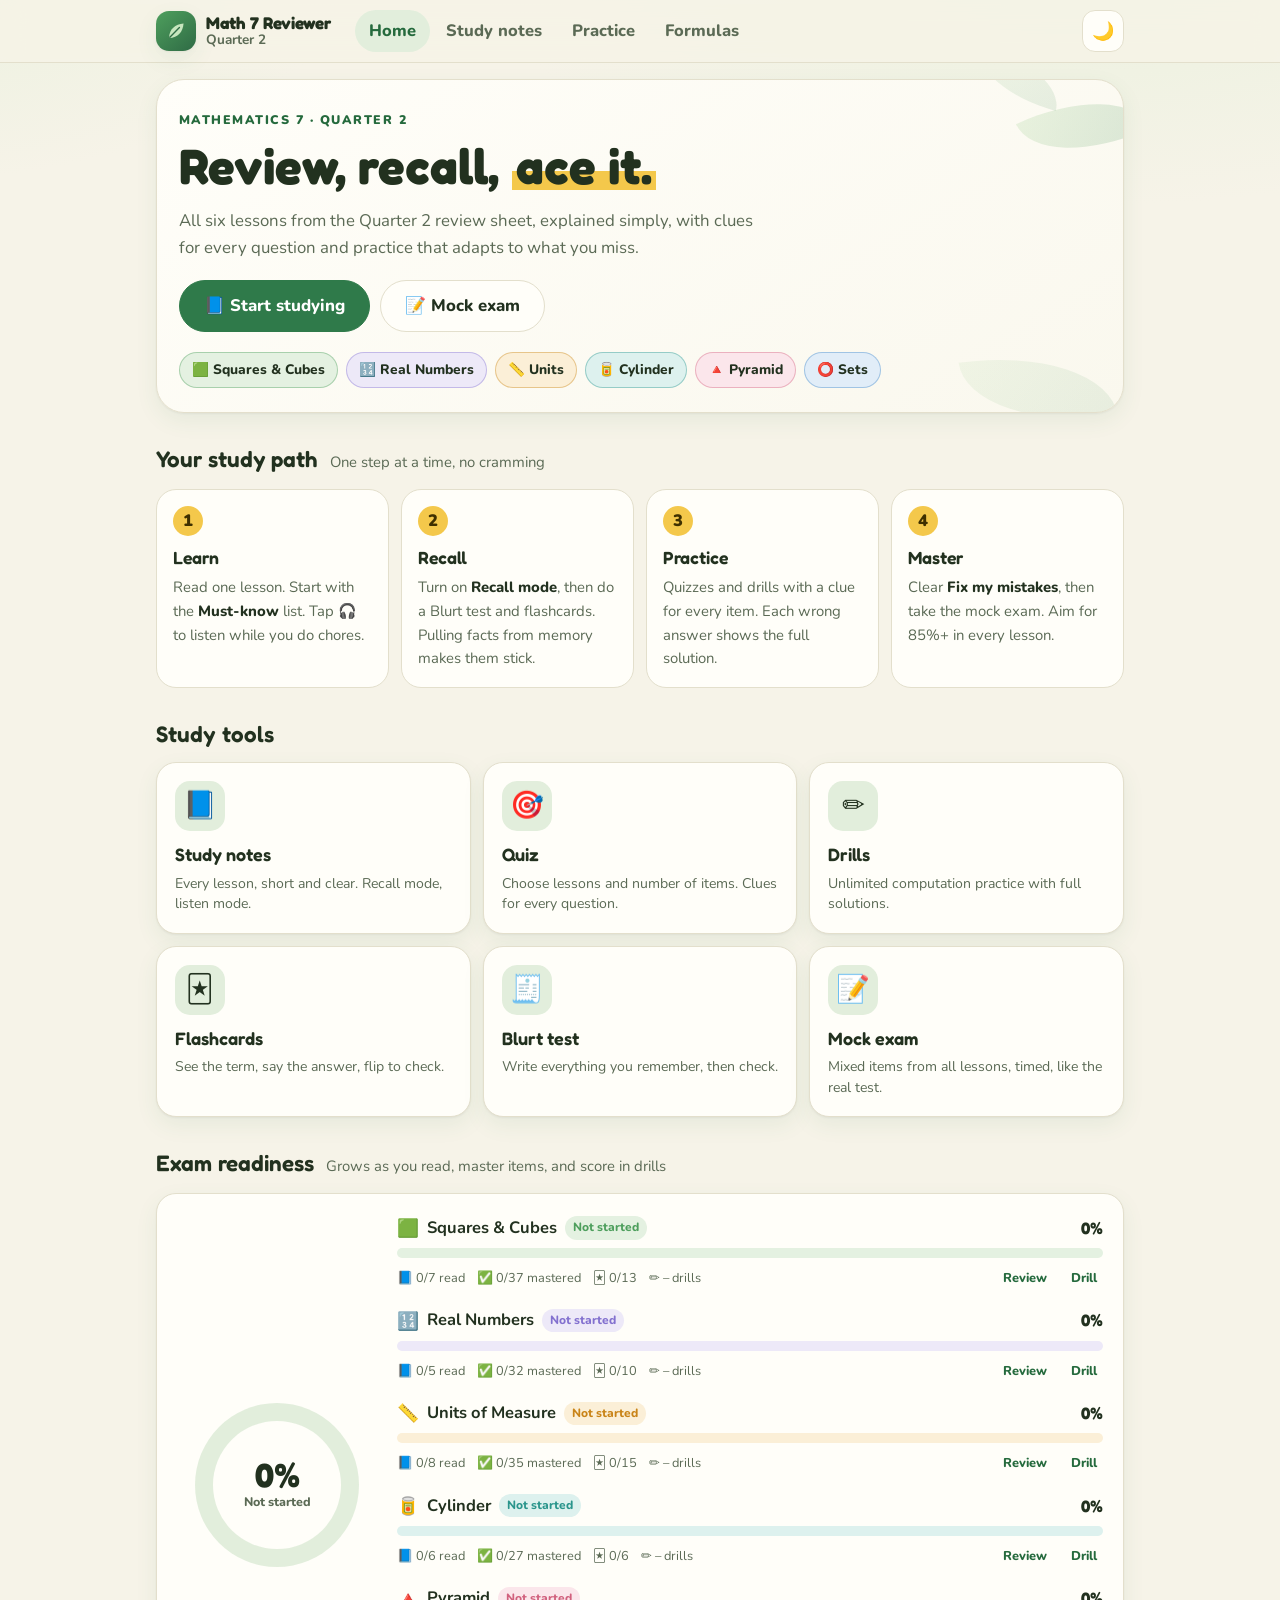
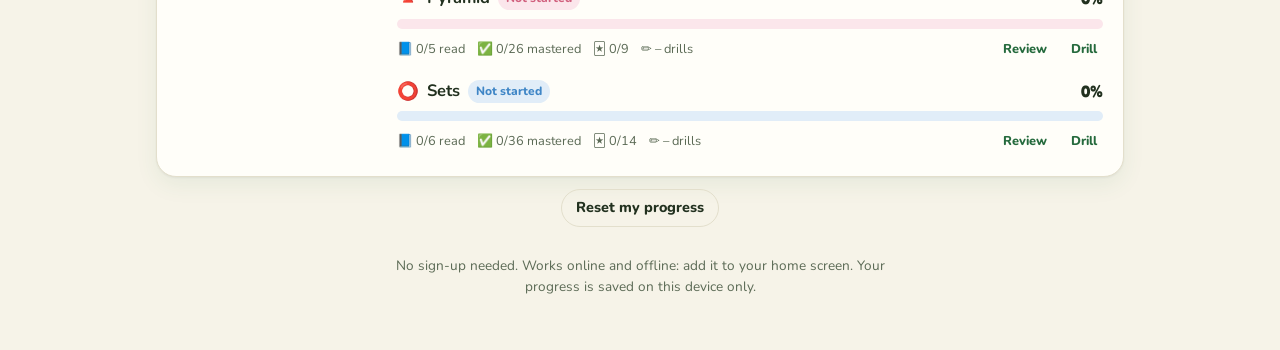
<file: math7-mathematics-q2/index.html>
<!doctype html>
<html lang="en">
<head>
<meta charset="utf-8">
<meta name="viewport" content="width=device-width,initial-scale=1,viewport-fit=cover">
<title>Math 7 Q2 Reviewer</title>
<meta name="description" content="Mathematics 7 Quarter 2 reviewer: roots of perfect squares and cubes, real numbers, converting units, volume of cylinders and pyramids, and sets. Notes, listen mode, active recall, quizzes and drills with clues. Works offline.">
<meta name="theme-color" content="#EEF3E2" media="(prefers-color-scheme: light)">
<meta name="theme-color" content="#121A14" media="(prefers-color-scheme: dark)">
<meta name="mobile-web-app-capable" content="yes">
<meta name="apple-mobile-web-app-capable" content="yes">
<meta name="apple-mobile-web-app-title" content="Math 7 Q2">
<link rel="manifest" href="manifest.webmanifest">
<link rel="icon" href="icon.svg" type="image/svg+xml">
<link rel="apple-touch-icon" href="icon.svg">
<link rel="preconnect" href="https://fonts.googleapis.com">
<link rel="preconnect" href="https://fonts.gstatic.com" crossorigin>
<link rel="stylesheet" href="https://fonts.googleapis.com/css2?family=Fredoka:wght@500;600;700&family=Nunito:wght@400;600;700;800;900&display=swap">
<link rel="stylesheet" href="style.css">
</head>
<body>
<a class="skip" href="#main">Skip to content</a>
<header class="bar"><div class="bar-in">
  <button class="logo" data-go="home" aria-label="Math 7 Q2 Reviewer, go to home">
    <span class="m" aria-hidden="true"><svg viewBox="0 0 32 32" width="22" height="22"><path fill="currentColor" d="M6 26C6 13 15 6 27 5c-1 12-8 21-21 21z" opacity=".95"/><path d="M7 25L21 11" stroke="#2F6B45" stroke-width="2" stroke-linecap="round"/></svg></span>
    <span class="lt"><b>Math 7 Reviewer</b><small>Quarter 2</small></span>
  </button>
  <nav class="topnav" aria-label="Main">
    <button data-go="home">Home</button><button data-go="notes">Study notes</button><button data-go="practice">Practice</button><button data-go="sheet">Formulas</button>
  </nav>
  <span class="sp"></span>
  <span class="pillnote warn" id="netPill" hidden>Offline</span>
  <span class="pillnote ok" id="offPill" hidden title="All files are saved on this device">✓ Works offline</span>
  <button class="ib" id="thmBtn" aria-label="Switch light or dark mode">🌙</button>
</div></header>

<noscript><p style="padding:16px">Please enable JavaScript to use the reviewer.</p></noscript>

<main class="wrap" id="main">

<!-- HOME -->
<section id="v-home">
  <div class="hero">
    <span class="leaf l1" aria-hidden="true"></span><span class="leaf l2" aria-hidden="true"></span><span class="leaf l3" aria-hidden="true"></span>
    <p class="eyebrow">Mathematics 7 · Quarter 2</p>
    <h1>Review, recall, <span class="hl">ace it.</span></h1>
    <p class="lead">All six lessons from the Quarter 2 review sheet, explained simply, with clues for every question and practice that adapts to what you miss.</p>
    <div class="row"><button class="btn pri big" data-go="notes">📘 Start studying</button><button class="btn big" data-act="exam">📝 Mock exam</button></div>
    <div class="lchips" aria-label="Lessons covered">
      <button class="lchip t-r" data-act="review" data-t="r">🟩 Squares &amp; Cubes</button><button class="lchip t-n" data-act="review" data-t="n">🔢 Real Numbers</button><button class="lchip t-u" data-act="review" data-t="u">📏 Units</button><button class="lchip t-c" data-act="review" data-t="c">🥫 Cylinder</button><button class="lchip t-p" data-act="review" data-t="p">🔺 Pyramid</button><button class="lchip t-s" data-act="review" data-t="s">⭕ Sets</button>
    </div>
  </div>

  <div class="ttl"><h2>Your study path</h2><span>One step at a time, no cramming</span></div>
  <ol class="plan">
    <li><span class="pn">1</span><b>Learn</b><span>Read one lesson. Start with the <em>Must-know</em> list. Tap 🎧 to listen while you do chores.</span></li>
    <li><span class="pn">2</span><b>Recall</b><span>Turn on <em>Recall mode</em>, then do a Blurt test and flashcards. Pulling facts from memory makes them stick.</span></li>
    <li><span class="pn">3</span><b>Practice</b><span>Quizzes and drills with a clue for every item. Each wrong answer shows the full solution.</span></li>
    <li><span class="pn">4</span><b>Master</b><span>Clear <em>Fix my mistakes</em>, then take the mock exam. Aim for 85%+ in every lesson.</span></li>
  </ol>

  <div class="ttl"><h2>Study tools</h2></div>
  <div class="tiles" id="tiles"></div>

  <div class="ttl"><h2>Exam readiness</h2><span>Grows as you read, master items, and score in drills</span></div>
  <div class="prog card">
    <div class="ringwrap"><div class="ring" id="ring" style="--p:0"><div><b id="ringPct">0%</b><small id="ringLbl">Not started</small></div></div>
      <div class="row center" id="fixRow" hidden><button class="btn sm warnb" data-act="fix">🔁 Fix <span id="fixN">0</span> mistakes</button></div></div>
    <div class="mast" id="mast"></div>
  </div>
  <div class="row center" style="margin-top:12px"><button class="btn ghost sm" id="resetBtn">Reset my progress</button></div>
  <footer class="foot">No sign-up needed. Works online and offline: add it to your home screen. Your progress is saved on this device only.</footer>
</section>

<!-- NOTES -->
<section id="v-notes" hidden>
  <div class="ttl"><h2>📘 Study notes</h2><span id="notesSub"></span></div>
  <div class="filters card">
    <div class="pills scroll" id="nFilter" role="group" aria-label="Choose a lesson"></div>
    <div class="row tools">
      <button class="tog" id="recallTog" aria-pressed="false"><span class="sw" aria-hidden="true"></span>🙈 Recall mode</button>
      <button class="btn sm" id="expandTog" aria-pressed="false">⊕ Expand all</button>
      <button class="btn sm pri" id="listenAll">🎧 Listen to all</button>
    </div>
    <p class="muted small hintline">Recall mode hides the key words. Say each one first, then tap to check. Listen mode reads every section aloud, so you can study while doing something else.</p>
  </div>
  <div id="notesList"></div>
</section>

<!-- PRACTICE -->
<section id="v-practice" hidden>
  <div class="ttl"><h2>🎯 Practice</h2><span>Every question has a clue. Using it gives ½ point.</span></div>
  <div class="tiles" id="pTiles"></div>
</section>

<!-- SETUP -->
<section id="v-setup" hidden>
  <div class="ttl"><h2 id="setupTitle">Setup</h2><span id="setupSub"></span></div>
  <div class="panel card">
    <div id="fmtBox"><h3>1 · Question types <small class="muted">(pick one or more)</small></h3><div class="pills" id="fmts"></div></div>
    <div><h3><span id="lblTopics">2</span> · Lessons</h3><div class="pills" id="topicPills"></div></div>
    <p class="muted small" id="blurtTip" hidden>You'll write everything you remember about the lesson, then compare it with the must-know list.</p>
    <div id="countBox"><h3><span id="lblCount">3</span> · How many items? <small class="muted" id="availNote"></small></h3>
      <div class="pills" id="countPills"></div>
      <div class="row" style="margin-top:10px"><label class="muted small" for="countIn">or type a number:</label><input id="countIn" class="num" type="number" min="1" value="10" inputmode="numeric"></div></div>
    <div id="lvlBox"><h3>Difficulty of computations</h3><div class="pills" id="lvlPills"></div></div>
    <div id="dirBox" hidden><h3>Card direction</h3><div class="pills" id="dirPills"></div></div>
    <div id="optBox"><h3>Options</h3>
      <label class="chk"><input type="checkbox" id="optInstant" checked> Show the answer and solution after each item</label>
      <label class="chk"><input type="checkbox" id="optTimer"> Timer (1 minute per item)</label></div>
    <div class="row"><button class="btn pri big" id="startBtn">Start ▶</button><button class="btn ghost" data-go="practice">Back</button></div>
  </div>
</section>

<!-- QUIZ -->
<section id="v-quiz" hidden>
  <div class="qtop"><button class="ib" id="quitBtn" aria-label="Quit">✕</button><div class="prog-l" role="progressbar" aria-label="Progress"><i id="progFill"></i></div><b id="qCount" class="nowrap">1 / 10</b></div>
  <div class="stats"><span class="stat" id="sMode"></span><span class="stat" id="sScore">⭐ 0 pts</span><span class="stat" id="sTimer" hidden>⏱ 0:00</span></div>
  <div class="qcard card" id="qcard">
    <div class="qmeta" id="qmeta"></div>
    <div class="qtext" id="qtext"></div>
    <div id="qans"></div><div id="qclue"></div><div id="qfb" aria-live="polite"></div>
  </div>
  <p class="kbd muted small">Keyboard: A–D or 1–4 to choose · T / F · H for clue · Enter for next</p>
</section>

<!-- RESULTS -->
<section id="v-results" hidden>
  <div class="res card">
    <div class="bigscore" id="rPct">0%</div>
    <h2 id="rMsg"></h2>
    <div class="rstats" id="rStats"></div>
    <div class="row center">
      <button class="btn pri" id="redoWrong">Practice my mistakes</button>
      <button class="btn" id="againBtn">New set</button>
      <button class="btn ghost" data-go="practice">Back to practice</button>
    </div>
  </div>
  <div class="ttl" id="revTtl"><h2>Review these</h2><span>Read each solution once more</span></div>
  <div class="review" id="review"></div>
</section>

<!-- FLASHCARDS -->
<section id="v-flash" hidden>
  <div class="qtop"><button class="ib" data-go="practice" aria-label="Back">✕</button><div class="prog-l"><i id="fProg"></i></div><b id="fCount" class="nowrap">1 / 10</b></div>
  <div id="fArea"></div>
</section>

<!-- LIST RECALL -->
<section id="v-list" hidden>
  <div class="qtop"><button class="ib" data-go="practice" aria-label="Back">✕</button><div class="prog-l"><i id="lProg"></i></div><b id="lCount" class="nowrap">1 / 5</b></div>
  <div id="lArea"></div>
</section>

<!-- BLURT -->
<section id="v-blurt" hidden>
  <div class="ttl"><h2>🧾 Blurt test</h2><span>The strongest memory exercise: no peeking!</span></div>
  <div id="bArea"></div>
</section>

<!-- FORMULAS / SHEET -->
<section id="v-sheet" hidden>
  <div class="ttl"><h2>📐 Formulas &amp; key terms</h2><span>Your one-page summary</span></div>
  <div class="pills" id="sheetTabs" role="tablist"><button class="pill" data-st="f">📐 Formula sheet</button><button class="pill" data-st="g">📚 Key terms</button><button class="pill" data-st="t">🎯 Exam tips</button></div>
  <input class="search" id="glSearch" type="search" placeholder="Search a term or meaning…" aria-label="Search key terms" autocomplete="off" hidden>
  <div id="sheetBody"></div>
</section>
</main>

<!-- Listen-mode player -->
<div class="tts" id="tts" hidden role="region" aria-label="Listen mode player">
  <div class="tts-in">
    <div class="tts-t"><small>🎧 Now reading</small><b id="ttsTitle"></b></div>
    <div class="tts-c">
      <button class="ib" id="ttsPrev" aria-label="Previous section">⏮</button>
      <button class="ib big" id="ttsPlay" aria-label="Pause">⏸</button>
      <button class="ib" id="ttsNext" aria-label="Next section">⏭</button>
      <button class="ib" id="ttsStop" aria-label="Stop">⏹</button>
      <select id="ttsRate" aria-label="Reading speed"><option value="0.8">0.8×</option><option value="1">1×</option><option value="1.2">1.2×</option><option value="1.4">1.4×</option></select>
      <select id="ttsVoice" aria-label="Voice"></select>
    </div>
  </div>
</div>

<nav class="tabbar" aria-label="Main">
  <button data-go="home"><span>🏠</span>Home</button>
  <button data-go="notes"><span>📘</span>Notes</button>
  <button data-go="practice"><span>🎯</span>Practice</button>
  <button data-go="sheet"><span>📐</span>Formulas</button>
</nav>

<script src="data_notes.js"></script>
<script src="data_bank.js"></script>
<script src="gen.js"></script>
<script src="app.js"></script>
</body>
</html>
</file>
<file: _template/style.css>
:root{color-scheme:light dark}
body{font-family:system-ui,sans-serif;margin:0;padding:16px;line-height:1.5}
</file>
<file: cs301-digital-arts/style.css>
/* Starry Night palette: night-sky prussian blues, swirling cobalt, starlight yellow, moon gold, cypress green-black. */
:root,[data-theme="night"]{
  --bg:#081230; --bg2:#0d1d47; --sky1:#12306b; --sky2:#1d4a8f;
  --surface:rgba(13,27,66,.92); --surface2:rgba(22,44,98,.9); --raise:#1a3570;
  --line:rgba(150,185,240,.22); --line2:rgba(150,185,240,.38);
  --text:#eef2ff; --muted:#a9b9dd; --head:#fff6d6;
  --star:#f6d55c; --star2:#ffe98a; --moon:#fbe7a1; --orange:#f0a63a;
  --blue:#5b8fd6; --blue2:#86b2ee; --cypress:#0b1a17;
  --ok:#5fd39a; --okbg:rgba(60,190,130,.16); --bad:#ff8a7a; --badbg:rgba(255,110,90,.15);
  --pri-bg:var(--star); --pri-tx:#0b1636;
  --k-bg:rgba(246,213,92,.18);
  --shadow:0 10px 30px rgba(0,0,0,.35);
  --swirl:rgba(130,175,240,.16); --swirl2:rgba(246,213,92,.10);
  color-scheme:dark;
}
[data-theme="day"]{
  --bg:#efe7cf; --bg2:#f6f0dd; --sky1:#d9e4f3; --sky2:#c3d5ee;
  --surface:rgba(255,252,242,.95); --surface2:rgba(244,238,220,.95); --raise:#fff;
  --line:rgba(20,40,90,.16); --line2:rgba(20,40,90,.3);
  --text:#14213d; --muted:#4c5a78; --head:#0f2a5c;
  --star:#b9840a; --star2:#8a6206; --moon:#e3b53b; --orange:#b5651d;
  --blue:#1f4f99; --blue2:#2a63bd; --cypress:#24382f;
  --ok:#137a4a; --okbg:rgba(19,122,74,.12); --bad:#b3261e; --badbg:rgba(179,38,30,.1);
  --pri-bg:#1f3f7a; --pri-tx:#fff8e1;
  --k-bg:rgba(185,132,10,.16);
  --shadow:0 8px 24px rgba(20,33,61,.12);
  --swirl:rgba(31,79,153,.10); --swirl2:rgba(185,132,10,.12);
  color-scheme:light;
}
*{box-sizing:border-box}
html{-webkit-text-size-adjust:100%;scroll-padding-top:150px}
body{margin:0;background:var(--bg);color:var(--text);font:16px/1.6 system-ui,-apple-system,"Segoe UI",Roboto,"Helvetica Neue",Arial,sans-serif;min-height:100vh;overflow-x:hidden}
h1,h2,h3,h4,h5,.serif{font-family:"Palatino Linotype","Book Antiqua",Palatino,"Iowan Old Style",Georgia,serif;color:var(--head);line-height:1.25}
button,input,select,textarea{font:inherit;color:inherit}
button{cursor:pointer}
:focus-visible{outline:3px solid var(--star);outline-offset:2px;border-radius:8px}
[hidden]{display:none!important}
img{max-width:100%}

/* ---------- Sky background ---------- */
#sky{position:fixed;inset:0;z-index:-1;overflow:hidden;
  background:radial-gradient(1200px 700px at 75% -10%,var(--sky2),transparent 60%),radial-gradient(900px 600px at 0% 30%,var(--sky1),transparent 65%),linear-gradient(180deg,var(--bg2),var(--bg) 70%)}
#sky .moon{position:absolute;top:62px;right:7vw;width:70px;height:70px;border-radius:50%;
  background:radial-gradient(circle at 35% 40%,var(--moon) 0 46%,transparent 47%);
  box-shadow:0 0 50px 18px rgba(251,231,161,.25),0 0 0 14px rgba(246,213,92,.08),0 0 0 30px rgba(246,213,92,.05)}
#sky .moon::after{content:"";position:absolute;inset:0;border-radius:50%;background:radial-gradient(circle at 58% 34%,var(--bg2) 0 38%,transparent 39%);opacity:.9}
.swirls{position:absolute;inset:-10%;width:120%;height:120%}
.swirls path{fill:none;stroke-linecap:round}
.swirls .sw1 path{stroke:var(--swirl);stroke-width:26}
.swirls .sw2 path{stroke:var(--swirl2);stroke-width:10}
.swirls .sw1{transform-origin:600px 300px;animation:drift 90s linear infinite alternate}
.swirls .sw2{animation:wave 26s ease-in-out infinite alternate}
@keyframes drift{to{transform:rotate(6deg) translateX(30px)}}
@keyframes wave{to{transform:translateX(-60px)}}
.stars i{position:absolute;width:var(--s);height:var(--s);border-radius:50%;
  background:radial-gradient(circle,var(--star2) 0 30%,rgba(246,213,92,.5) 45%,transparent 70%);
  box-shadow:0 0 calc(var(--s)*2) rgba(246,213,92,.45);animation:tw var(--d) ease-in-out infinite alternate;opacity:.85}
[data-theme="day"] .stars i{opacity:.35}
@keyframes tw{from{opacity:.25;transform:scale(.8)}to{opacity:1;transform:scale(1.1)}}
.cypress{position:absolute;left:-10px;bottom:0;height:62vh;width:auto;opacity:.75}
.cypress path{fill:var(--cypress)}
[data-theme="day"] .cypress{opacity:.18}
@media (prefers-reduced-motion:reduce){.swirls g,.stars i{animation:none!important}html{scroll-behavior:auto}}

/* ---------- Header / nav ---------- */
.bar{position:sticky;top:0;z-index:30;background:color-mix(in srgb,var(--bg) 82%,transparent);backdrop-filter:blur(10px);-webkit-backdrop-filter:blur(10px);border-bottom:1px solid var(--line)}
.bar-in{max-width:1080px;margin:0 auto;display:flex;align-items:center;gap:10px;padding:8px 16px;padding-top:max(8px,env(safe-area-inset-top))}
.logo{display:flex;align-items:center;gap:10px;background:none;border:0;padding:4px;text-align:left;min-width:0}
.logo img{flex:none;border-radius:10px}
.logo b{display:block;font-family:"Palatino Linotype",Palatino,Georgia,serif;font-size:1.05rem;color:var(--head);white-space:nowrap}
.logo small{display:block;color:var(--muted);font-size:.72rem;white-space:nowrap;overflow:hidden;text-overflow:ellipsis}
.logo span{min-width:0}
.nav{display:flex;gap:4px;margin-left:auto}
.nav button{display:flex;align-items:center;gap:6px;background:none;border:1px solid transparent;border-radius:999px;padding:7px 12px;color:var(--muted);font-weight:600;font-size:.92rem}
.nav button i{font-style:normal}
.nav button:hover{color:var(--text);background:var(--surface2)}
.nav button[aria-current="page"]{color:var(--pri-tx);background:var(--pri-bg)}
.pill{display:inline-flex;align-items:center;gap:6px;border:1px solid var(--line2);border-radius:999px;padding:3px 10px;font-size:.8rem;color:var(--muted);background:var(--surface);white-space:nowrap}
.pill.off{color:var(--ok);border-color:color-mix(in srgb,var(--ok) 45%,transparent)}
.ib{display:inline-grid;place-items:center;width:40px;height:40px;border-radius:50%;border:1px solid var(--line2);background:var(--surface);flex:none;font-size:1.05rem;line-height:1}
.ib:hover{border-color:var(--star)}
.ib.big{width:48px;height:48px;background:var(--pri-bg);color:var(--pri-tx);border-color:transparent}

@media (max-width:760px){
  .nav{position:fixed;left:0;right:0;bottom:0;z-index:40;margin:0;justify-content:space-around;gap:0;background:color-mix(in srgb,var(--bg) 92%,transparent);backdrop-filter:blur(12px);-webkit-backdrop-filter:blur(12px);border-top:1px solid var(--line);padding:6px 4px;padding-bottom:max(6px,env(safe-area-inset-bottom))}
  .nav button{flex-direction:column;gap:0;font-size:.7rem;padding:4px 6px;border-radius:12px;min-width:58px}
  .nav button i{font-size:1.25rem}
  .nav button[aria-current="page"]{background:none;color:var(--star)}
  .nav button[aria-current="page"] i{filter:drop-shadow(0 0 6px rgba(246,213,92,.7))}
  body{padding-bottom:84px}
  /* backdrop-filter would make the header the containing block of the fixed bottom nav */
  .bar{backdrop-filter:none;-webkit-backdrop-filter:none;background:var(--bg)}
  .logo small{max-width:46vw}
  .logo{flex:1;min-width:0}
  .logo b{white-space:normal;font-size:.98rem;line-height:1.15}
  .path button{grid-template-columns:40px 1fr;align-items:start}
  .path em{grid-column:2;white-space:normal}
  #sky .moon{top:auto;bottom:22vh;right:-16px;width:56px;height:56px;opacity:.85}
  .seg{display:flex;flex-wrap:nowrap;overflow-x:auto;scrollbar-width:none}
  .seg::-webkit-scrollbar{display:none}
  .seg button{flex:none;white-space:nowrap}
  .toolbar{padding:10px;gap:8px}
  .tools .btn.sm{flex:1 1 auto;padding:6px 10px;font-size:.84rem}
  .qact .sp{display:none}
  .qact .btn{flex:1 1 auto}
  .qcard{padding:16px}
  .fc{padding:18px 14px}
  .fc .front{font-size:1.08rem;margin:8px 0 12px}
}
@media (max-width:760px){
  #offPill{display:none}
  .logo{margin-right:auto}
}

/* ---------- Layout ---------- */
.wrap{max-width:860px;margin:0 auto;padding:18px 16px 40px}
.card{background:var(--surface);border:1px solid var(--line);border-radius:18px;box-shadow:var(--shadow)}
.ttl{display:flex;flex-wrap:wrap;align-items:baseline;justify-content:space-between;gap:4px 12px;margin:28px 2px 12px}
.ttl h2{margin:0;font-size:1.35rem}
.ttl span{color:var(--muted);font-size:.9rem}
.muted{color:var(--muted)}
.row{display:flex;flex-wrap:wrap;gap:10px;align-items:center}
.row.center{justify-content:center}
.hint{color:var(--muted);font-size:.9rem;margin:8px 4px}

/* hero */
.hero{padding:26px 22px;position:relative;overflow:hidden;background:linear-gradient(135deg,var(--surface),var(--surface2))}
.hero::after{content:"";position:absolute;right:-60px;top:-60px;width:220px;height:220px;border-radius:50%;border:18px solid var(--swirl2);border-left-color:transparent;transform:rotate(30deg)}
.eyebrow{margin:0 0 4px;color:var(--star);font-weight:700;letter-spacing:.12em;text-transform:uppercase;font-size:.75rem}
.hero h1{margin:0 0 8px;font-size:clamp(1.9rem,6vw,2.7rem)}
.hero h1 em{color:var(--star);font-style:italic}
.lead{margin:0 0 14px;color:var(--text);max-width:60ch}
.fmt-row{display:flex;flex-wrap:wrap;gap:8px}
.chip{display:inline-block;border-radius:999px;padding:4px 12px;font-size:.82rem;font-weight:600;background:var(--k-bg);color:var(--head);border:1px solid color-mix(in srgb,var(--star) 40%,transparent)}

/* study path */
.path{list-style:none;margin:0;padding:0;display:grid;gap:10px;counter-reset:st}
.path li{counter-increment:st}
.path button{width:100%;display:grid;grid-template-columns:44px 1fr auto;align-items:center;gap:12px;text-align:left;padding:14px 16px;border-radius:16px;border:1px solid var(--line);background:var(--surface);box-shadow:var(--shadow)}
.path button:hover{border-color:var(--star);transform:translateY(-1px)}
.path button::before{content:counter(st);display:grid;place-items:center;width:40px;height:40px;border-radius:50%;background:var(--pri-bg);color:var(--pri-tx);font-weight:800;font-family:Georgia,serif;font-size:1.1rem}
.path b{display:block;color:var(--head);font-size:1.02rem}
.path span{display:block;color:var(--muted);font-size:.88rem}
.path em{font-style:normal;font-size:.8rem;color:var(--star);font-weight:700;white-space:nowrap}

/* tiles */
.tiles{display:grid;grid-template-columns:repeat(auto-fit,minmax(200px,1fr));gap:10px}
.tile{display:flex;flex-direction:column;align-items:flex-start;gap:2px;text-align:left;padding:16px;border-radius:16px;border:1px solid var(--line);background:var(--surface);box-shadow:var(--shadow)}
.tile:hover{border-color:var(--star)}
.tile i{font-style:normal;font-size:1.5rem}
.tile b{color:var(--head)}
.tile span{color:var(--muted);font-size:.86rem}

/* progress */
.prog-card{padding:18px}
.ring-wrap{display:flex;flex-wrap:wrap;align-items:center;gap:18px;margin-bottom:12px}
.ring{--p:0;width:118px;height:118px;border-radius:50%;flex:none;display:grid;place-items:center;
  background:conic-gradient(var(--star) calc(var(--p)*1%),var(--line) 0)}
.ring>div{width:92px;height:92px;border-radius:50%;background:var(--bg2);display:grid;place-items:center;text-align:center;line-height:1.1}
.ring b{font-size:1.6rem;color:var(--head);font-family:Georgia,serif;display:block}
.ring small{color:var(--muted);font-size:.68rem;letter-spacing:.12em}
.kpis{display:grid;grid-template-columns:repeat(2,minmax(110px,1fr));gap:8px;flex:1;min-width:220px}
.kpi{border:1px solid var(--line);border-radius:12px;padding:8px 12px;background:var(--surface2)}
.kpi b{display:block;font-size:1.25rem;color:var(--head)}
.kpi span{font-size:.78rem;color:var(--muted)}
.mast h4{margin:14px 0 6px;font-size:.95rem;color:var(--muted);font-family:inherit;text-transform:uppercase;letter-spacing:.08em}
.mrow{display:grid;grid-template-columns:1fr 110px 44px;align-items:center;gap:10px;width:100%;padding:7px 8px;border:0;border-radius:10px;background:none;text-align:left}
.mrow:hover{background:var(--surface2)}
.mrow span{font-size:.92rem;min-width:0}
.mrow b{font-size:.85rem;text-align:right;color:var(--muted)}
.bar2{height:8px;border-radius:99px;background:var(--line);overflow:hidden}
.bar2 i{display:block;height:100%;background:linear-gradient(90deg,var(--blue),var(--star));border-radius:99px}

.foot{margin-top:34px;color:var(--muted);font-size:.86rem;text-align:center}
.foot details{margin-top:8px;text-align:left;background:var(--surface);border:1px solid var(--line);border-radius:14px;padding:10px 14px}
.foot summary{cursor:pointer;font-weight:600;color:var(--text)}

/* ---------- Buttons / inputs ---------- */
.btn{display:inline-flex;align-items:center;justify-content:center;gap:6px;border-radius:12px;border:1px solid var(--line2);background:var(--surface2);padding:10px 16px;font-weight:600;min-height:44px}
.btn:hover{border-color:var(--star)}
.btn.pri{background:var(--pri-bg);color:var(--pri-tx);border-color:transparent}
.btn.pri:hover{filter:brightness(1.07)}
.btn.ghost{background:transparent}
.btn.big{padding:12px 26px;font-size:1.05rem}
.btn.sm{padding:6px 12px;min-height:38px;font-size:.88rem;border-radius:10px}
.btn[aria-pressed="true"].tog{background:var(--k-bg);border-color:var(--star);color:var(--head)}
.btn:disabled{opacity:.5;cursor:not-allowed}
.lnk{background:none;border:0;color:var(--star);font-weight:600;padding:0;font-size:inherit;text-decoration:underline;text-underline-offset:2px}
.search,.txt{width:100%;padding:12px 14px;border-radius:12px;border:1px solid var(--line2);background:var(--bg2);color:var(--text);font-size:1rem}
.search:focus,.txt:focus{outline:none;border-color:var(--star);box-shadow:0 0 0 3px var(--k-bg)}
textarea.txt{min-height:130px;resize:vertical}
.num{width:96px;padding:8px 10px;border-radius:10px;border:1px solid var(--line2);background:var(--bg2);color:var(--text)}
.seg{display:inline-flex;flex-wrap:wrap;gap:4px;padding:4px;border-radius:14px;background:var(--bg2);border:1px solid var(--line)}
.seg button{border:0;background:none;border-radius:10px;padding:7px 12px;font-weight:600;color:var(--muted);font-size:.9rem}
.seg button[aria-checked="true"]{background:var(--pri-bg);color:var(--pri-tx)}
.seg.sm button{padding:5px 10px;font-size:.82rem}
.pills{display:flex;flex-wrap:wrap;gap:8px}
.pills button{border:1px solid var(--line2);background:var(--surface2);border-radius:999px;padding:7px 13px;font-size:.88rem;font-weight:600;color:var(--muted)}
.pills button[aria-pressed="true"]{background:var(--k-bg);border-color:var(--star);color:var(--head)}
.pills button small{opacity:.75;font-weight:500}
.switch{display:flex;align-items:center;gap:10px;font-size:.92rem;cursor:pointer;user-select:none}
.switch input{position:absolute;opacity:0;pointer-events:none}
.switch span{flex:none;width:44px;height:26px;border-radius:99px;background:var(--line2);position:relative;transition:.2s}
.switch span::after{content:"";position:absolute;top:3px;left:3px;width:20px;height:20px;border-radius:50%;background:#fff;transition:.2s}
.switch input:checked+span{background:var(--star)}
.switch input:checked+span::after{transform:translateX(18px)}
.switch input:focus-visible+span{outline:3px solid var(--star);outline-offset:2px}
.switch.sm span{width:38px;height:22px}.switch.sm span::after{width:16px;height:16px}.switch.sm input:checked+span::after{transform:translateX(16px)}

/* ---------- Notes ---------- */
.toolbar{padding:12px;display:grid;gap:10px;position:sticky;top:62px;z-index:20}
.tools{display:flex;flex-wrap:wrap;gap:8px}
.jump{display:flex;gap:6px;overflow-x:auto;scrollbar-width:thin;padding-bottom:2px}
.jump button{flex:none;border:1px solid var(--line);background:var(--surface2);border-radius:999px;padding:4px 10px;font-size:.8rem;color:var(--muted);white-space:nowrap}
.jump button:hover{color:var(--text);border-color:var(--star)}
@media (max-width:760px){.toolbar{position:static}}
.lesson-h{margin:26px 4px 10px;font-size:1.05rem;color:var(--star);font-family:inherit;letter-spacing:.06em;text-transform:uppercase}
.tp{margin:0 0 12px;overflow:hidden}
.nh{display:flex;align-items:center;gap:12px;width:100%;padding:14px 16px;background:none;border:0;text-align:left}
.nh .ic{flex:none;width:40px;height:40px;border-radius:12px;display:grid;place-items:center;background:var(--surface2);border:1px solid var(--line);font-size:1.2rem}
.nh .tt{flex:1;min-width:0}
.nh .tt small{display:block;color:var(--muted);font-size:.76rem;font-weight:600;letter-spacing:.04em}
.nh .tt b{display:block;font-family:"Palatino Linotype",Palatino,Georgia,serif;font-size:1.1rem;color:var(--head)}
.nh .chev{flex:none;transition:transform .2s;color:var(--muted)}
.tp.open .nh .chev{transform:rotate(180deg)}
.nh .say{flex:none}
.nb{display:none;padding:0 16px 16px;border-top:1px solid var(--line)}
.tp.open .nb{display:block}
.must{margin:14px 0;padding:12px 14px 6px;border-radius:14px;background:var(--k-bg);border:1px solid color-mix(in srgb,var(--star) 45%,transparent)}
.must h5{margin:0 0 6px;font-size:1rem;color:var(--head)}
.must ul{margin:0;padding-left:20px}
.must li{margin:0 0 8px}
body.essentials .full{display:none}
.full h4{margin:22px 0 8px;font-size:1.12rem;padding-bottom:4px;border-bottom:1px solid var(--line)}
.full h5{margin:14px 0 6px;font-size:1rem}
.full p{margin:8px 0}
.full ul,.full ol{margin:6px 0;padding-left:22px}
.full li{margin:4px 0}
.def{padding:10px 14px;border-left:4px solid var(--star);background:var(--surface2);border-radius:0 12px 12px 0}
.ex{padding:8px 12px;border-radius:10px;background:var(--surface2);border:1px dashed var(--line2);font-size:.95rem}
.flow{display:inline-block;font-family:ui-monospace,Menlo,Consolas,monospace;font-size:.9rem;padding:4px 10px;border-radius:8px;background:var(--bg2);border:1px solid var(--line2);color:var(--star)}
.formula{text-align:center;font-weight:600;padding:12px;border-radius:12px;background:var(--surface2);border:1px solid var(--line2)}
.tech{margin:12px 0;padding:4px 14px 8px;border-radius:14px;border:1px solid var(--line);background:color-mix(in srgb,var(--surface2) 60%,transparent)}
.tech h5{color:var(--star)}
.vs{display:grid;grid-template-columns:1fr 1fr;gap:10px;margin:10px 0}
.vs>div{padding:4px 14px 8px;border-radius:14px;border:1px solid var(--line)}
.vs-a{background:color-mix(in srgb,var(--blue) 12%,transparent)}
.vs-b{background:color-mix(in srgb,var(--star) 10%,transparent)}
.vs h5 small{font-weight:400;color:var(--muted);font-family:system-ui,sans-serif;font-size:.8rem}
@media (max-width:620px){.vs{grid-template-columns:1fr}}
.tbl{width:100%;border-collapse:collapse;margin:10px 0;font-size:.93rem;display:block;overflow-x:auto}
.tbl th,.tbl td{border:1px solid var(--line);padding:7px 10px;text-align:left;vertical-align:top}
.tbl th{background:var(--surface2);color:var(--head)}
.sw{display:inline-block;width:14px;height:14px;border-radius:4px;margin-right:8px;vertical-align:-2px;border:1px solid var(--line2)}
.tip,.trap{margin:12px 0;padding:10px 14px;border-radius:12px;font-size:.95rem}
.tip{background:color-mix(in srgb,var(--blue) 16%,transparent);border:1px solid color-mix(in srgb,var(--blue) 45%,transparent)}
.tip::before{content:"🧠 "}
.trap{background:var(--badbg);border:1px solid color-mix(in srgb,var(--bad) 40%,transparent)}
.trap::before{content:"⚠️ "}
.thirds-fig{margin:12px auto;max-width:380px;text-align:center}
.thirds-fig svg{width:100%;height:auto}
.thirds-fig figcaption{font-size:.85rem;color:var(--muted)}
.g-bg{fill:var(--bg2);stroke:var(--line2)}
.g-l{stroke:var(--blue2);stroke-width:2;stroke-dasharray:6 5}
.g-p{fill:var(--star);filter:drop-shadow(0 0 6px rgba(246,213,92,.8))}
.g-t{fill:var(--muted);font-size:13px;text-anchor:middle;font-family:system-ui,sans-serif}
.levels li{margin:6px 0}
/* recall mode */
body.recall .k{color:transparent!important;background:var(--k-bg);border-radius:6px;border-bottom:2px dashed var(--star);cursor:pointer;user-select:none;-webkit-user-select:none;transition:color .2s}
body.recall .k *{color:transparent!important}
body.recall .k.shown,body.recall .k.shown *{color:var(--head)!important;background:var(--okbg);border-bottom-color:var(--ok)}
.k{font-weight:700}
.speaking{background:color-mix(in srgb,var(--star) 22%,transparent)!important;border-radius:8px;box-shadow:0 0 0 4px color-mix(in srgb,var(--star) 22%,transparent)}
.nact{display:flex;flex-wrap:wrap;gap:8px;margin-top:16px;padding-top:12px;border-top:1px dashed var(--line2)}
.panel2{margin-top:12px;padding:14px;border-radius:14px;border:1px solid var(--line2);background:var(--surface2)}
.panel2 h5{margin:0 0 8px}
.tp.dumping .must,.tp.dumping .full{filter:blur(9px);pointer-events:none;user-select:none;max-height:180px;overflow:hidden}
.checks{list-style:none;padding:0;margin:8px 0}
.checks label{display:flex;gap:10px;align-items:flex-start;padding:6px 4px;cursor:pointer}
.checks input{margin-top:5px;width:18px;height:18px;accent-color:var(--star);flex:none}
.qc-item{padding:10px 0;border-bottom:1px dashed var(--line)}
.qc-item:last-child{border-bottom:0}
.qc-item .ans{margin-top:6px;padding:6px 10px;border-radius:8px;background:var(--okbg);font-weight:600}

/* ---------- Glossary ---------- */
.gl{display:grid;gap:8px;margin-top:12px}
.gi{padding:12px 14px;display:flex;gap:10px;align-items:flex-start}
.gi div{flex:1;min-width:0}
.gi b{color:var(--head);font-size:1.02rem}
.gi p{margin:2px 0 0;color:var(--text);font-size:.94rem}
.gi small{color:var(--muted);font-size:.76rem}
.gi .ib{width:34px;height:34px;font-size:.9rem}

/* ---------- Setup ---------- */
.panel{padding:18px;display:grid;gap:18px}
.panel h3{margin:0 0 8px;font-size:1.05rem}
.panel h3 small{font-family:system-ui,sans-serif;font-weight:500;color:var(--muted);font-size:.82rem;margin-left:6px}
.num-row{margin-top:10px}
.note{font-size:.92rem}
.panel .note{padding:10px 14px;border-radius:12px;background:var(--k-bg);border:1px solid color-mix(in srgb,var(--star) 35%,transparent)}

/* ---------- Quiz ---------- */
.qtop{display:flex;align-items:center;gap:12px;padding:6px 10px 6px 6px;border-radius:999px;background:var(--surface);border:1px solid var(--line)}
.prog{flex:1;height:10px;border-radius:99px;background:var(--line);overflow:hidden}
.prog i{display:block;height:100%;width:0;background:linear-gradient(90deg,var(--blue),var(--star));transition:width .3s}
.stats{display:flex;flex-wrap:wrap;gap:8px;margin:12px 0}
.qcard{padding:20px}
.qmeta{display:flex;flex-wrap:wrap;gap:6px;margin-bottom:10px}
.qmeta .chip{font-size:.75rem;padding:2px 10px}
.qtext{font-size:1.15rem;line-height:1.5;margin:0 0 16px;color:var(--head);font-family:"Palatino Linotype",Palatino,Georgia,serif}
.blank{display:inline-block;min-width:90px;border-bottom:2px solid var(--star);margin:0 4px}
.opts{display:grid;gap:10px}
.opt{display:flex;gap:12px;align-items:flex-start;width:100%;text-align:left;padding:12px 14px;border-radius:14px;border:1px solid var(--line2);background:var(--surface2);min-height:52px}
.opt:hover:not(:disabled){border-color:var(--star)}
.opt .l{flex:none;width:28px;height:28px;border-radius:8px;display:grid;place-items:center;background:var(--bg2);border:1px solid var(--line2);font-weight:700;font-size:.85rem}
.opt.sel{border-color:var(--star);background:var(--k-bg)}
.opt.right{border-color:var(--ok);background:var(--okbg)}
.opt.wrong{border-color:var(--bad);background:var(--badbg)}
.opt.gone{opacity:.35;text-decoration:line-through}
.opt:disabled{cursor:default}
.tfrow{display:grid;grid-template-columns:1fr 1fr;gap:10px}
.tfrow .opt{justify-content:center;font-weight:700;font-size:1.05rem}
.ansrow{display:flex;gap:8px}
.ansrow .txt{flex:1}
.qact{display:flex;flex-wrap:wrap;gap:10px;margin-top:16px;align-items:center}
.qact .sp{flex:1}
.clue{margin-top:14px;padding:10px 14px;border-radius:12px;background:color-mix(in srgb,var(--blue) 16%,transparent);border:1px solid color-mix(in srgb,var(--blue) 45%,transparent)}
.clue::before{content:"💡 Clue: ";font-weight:700}
.fb{margin-top:14px;padding:12px 14px;border-radius:12px}
.fb.ok{background:var(--okbg);border:1px solid color-mix(in srgb,var(--ok) 50%,transparent)}
.fb.no{background:var(--badbg);border:1px solid color-mix(in srgb,var(--bad) 50%,transparent)}
.fb b.h{display:block;font-size:1.05rem;margin-bottom:4px}
.fb.ok b.h{color:var(--ok)}.fb.no b.h{color:var(--bad)}
.fb p{margin:4px 0}
.part-banner{margin:-4px 0 14px;padding:8px 12px;border-radius:10px;background:var(--k-bg);font-weight:700;color:var(--head);font-family:"Palatino Linotype",Palatino,Georgia,serif}
.kbd{font-size:.78rem;color:var(--muted)}
@media (max-width:620px){.kbd{display:none}}

/* ---------- Results ---------- */
.res{padding:24px 18px;text-align:center}
.bigscore{font-size:3.4rem;font-weight:800;font-family:Georgia,serif;color:var(--star);line-height:1}
.res h2{margin:8px 0 14px}
.rstats{display:flex;flex-wrap:wrap;justify-content:center;gap:8px;margin-bottom:14px}
.breaks{display:grid;gap:4px;max-width:520px;margin:0 auto 16px;text-align:left}
.breaks h4{margin:12px 0 4px;font-size:.9rem;color:var(--muted);font-family:inherit;text-transform:uppercase;letter-spacing:.06em}
.review{display:grid;gap:10px}
.rv{padding:14px 16px;border-left:5px solid var(--ok)}
.rv.no{border-left-color:var(--bad)}
.rv .q{font-weight:600;margin:4px 0 6px;color:var(--head)}
.rv p{margin:3px 0;font-size:.93rem}
.rv .ya{color:var(--bad)}
.rv.ok .ya{color:var(--ok)}
.rv .ca{color:var(--ok);font-weight:600}
.rv .ex2{color:var(--muted)}

/* ---------- Flashcards ---------- */
.fc{margin-top:14px;padding:22px 18px;min-height:280px;display:flex;flex-direction:column}
.fc .side{font-size:.75rem;letter-spacing:.12em;text-transform:uppercase;color:var(--star);font-weight:700}
.fc .front{font-size:1.2rem;margin:10px 0 16px;color:var(--head);font-family:"Palatino Linotype",Palatino,Georgia,serif;line-height:1.45}
.fc .back{margin-top:6px;padding:14px;border-radius:14px;background:var(--surface2);border:1px solid var(--line2)}
.fc .back b{display:block;font-size:1.4rem;color:var(--star);font-family:"Palatino Linotype",Palatino,Georgia,serif}
.fc .grow{flex:1}
.grade{display:grid;grid-template-columns:repeat(3,1fr);gap:8px;margin-top:14px}
.grade .btn{flex-direction:column;gap:0;font-size:.95rem}
.grade small{font-weight:500;font-size:.72rem;opacity:.8}
.g-again{border-color:color-mix(in srgb,var(--bad) 55%,transparent)!important}
.g-hard{border-color:color-mix(in srgb,var(--orange) 60%,transparent)!important}
.g-good{border-color:color-mix(in srgb,var(--ok) 60%,transparent)!important}

/* ---------- TTS player ---------- */
.tts{position:fixed;left:50%;transform:translateX(-50%);bottom:16px;z-index:45;width:min(640px,calc(100% - 24px));background:var(--surface);border:1px solid var(--star);border-radius:18px;box-shadow:0 12px 40px rgba(0,0,0,.45);padding:10px 12px}
.tts-in{display:flex;align-items:center;gap:10px}
.tts-now{flex:1;min-width:0;line-height:1.2}
.tts-now small{display:block;color:var(--star);font-size:.7rem;text-transform:uppercase;letter-spacing:.1em;font-weight:700}
.tts-now b{display:block;white-space:nowrap;overflow:hidden;text-overflow:ellipsis;font-size:.92rem}
.tts-ctl{display:flex;gap:6px;align-items:center}
.tts-ctl .ib{width:38px;height:38px;font-size:.95rem}
.tts-ctl .ib.big{width:46px;height:46px}
.tts-opts{display:grid;gap:10px;margin-top:10px;padding-top:10px;border-top:1px solid var(--line)}
.tts-opts label{display:flex;align-items:center;gap:10px;font-size:.9rem}
.tts-opts select{flex:1;min-width:0;padding:6px 8px;border-radius:8px;border:1px solid var(--line2);background:var(--bg2)}
.tts-opts p{margin:0;font-size:.8rem}
@media (max-width:760px){.tts{bottom:calc(76px + env(safe-area-inset-bottom))}.tts-now{display:none}.tts-in{justify-content:center}}
body.tts-on .wrap{padding-bottom:120px}

.toast{position:fixed;left:50%;top:76px;transform:translateX(-50%);z-index:60;background:var(--pri-bg);color:var(--pri-tx);padding:8px 16px;border-radius:999px;font-weight:600;box-shadow:var(--shadow);max-width:calc(100% - 32px);text-align:center}
@media print{#sky,.bar,.tts,.nav,.toolbar,.nact{display:none!important}.tp .nb{display:block!important}body{background:#fff;color:#000}}
</file>
<file: cscn07c-computer-architecture/style.css>
/* CSCN07C Reviewer — soft blue + pastel theme */
:root{
  --bg:#eef4fb; --bg2:#e5eef9; --card:#ffffff; --ink:#23324a; --ink2:#5b6b84; --ink3:#8696ad;
  --line:#dbe5f1; --pri:#5a8ad6; --pri2:#4877c4; --pri-ink:#fff; --pri-soft:#e0ebfb;
  --ok:#3f9f7c; --ok-soft:#dcf3ea; --bad:#d46a73; --bad-soft:#fbe4e6; --warn:#a07a16; --warn-soft:#fcf3d7;
  --code:#f4f7fc; --shadow:0 1px 2px rgba(40,70,120,.05),0 4px 16px rgba(40,70,120,.07);
  --r:16px; --r2:12px; --mono:ui-monospace,"Cascadia Code","SF Mono",Consolas,"Roboto Mono",monospace;
  color-scheme:light;
}
@media (prefers-color-scheme:dark){
  :root:not([data-theme="light"]){
    --bg:#121a28; --bg2:#172133; --card:#1b2639; --ink:#e2e9f4; --ink2:#a3b2c8; --ink3:#7a8aa3;
    --line:#2a3851; --pri:#86acec; --pri2:#9dbcf2; --pri-ink:#10192a; --pri-soft:#243656;
    --ok:#6fcfa8; --ok-soft:#1d3a33; --bad:#ef9aa1; --bad-soft:#3d2430; --warn:#e7c66a; --warn-soft:#3a3322;
    --code:#162033; --shadow:0 1px 2px rgba(0,0,0,.2),0 6px 18px rgba(0,0,0,.25); color-scheme:dark;
  }
}
:root[data-theme="dark"]{
  --bg:#121a28; --bg2:#172133; --card:#1b2639; --ink:#e2e9f4; --ink2:#a3b2c8; --ink3:#7a8aa3;
  --line:#2a3851; --pri:#86acec; --pri2:#9dbcf2; --pri-ink:#10192a; --pri-soft:#243656;
  --ok:#6fcfa8; --ok-soft:#1d3a33; --bad:#ef9aa1; --bad-soft:#3d2430; --warn:#e7c66a; --warn-soft:#3a3322;
  --code:#162033; --shadow:0 1px 2px rgba(0,0,0,.2),0 6px 18px rgba(0,0,0,.25); color-scheme:dark;
}
*{box-sizing:border-box}
html{-webkit-text-size-adjust:100%}
body{margin:0;background:var(--bg);color:var(--ink);font:16px/1.6 system-ui,-apple-system,"Segoe UI",Roboto,"Helvetica Neue",Arial,sans-serif;min-height:100vh}
button,input,select{font:inherit;color:inherit}
a{color:var(--pri2)}
code,.mono{font-family:var(--mono);font-size:.92em}
h1,h2,h3,h4{line-height:1.25;margin:0 0 .5rem}
p{margin:.4rem 0 .8rem}
ul,ol{padding-left:1.25rem;margin:.3rem 0 .8rem}
li{margin:.2rem 0}

/* header + nav */
.top{position:sticky;top:0;z-index:20;background:color-mix(in srgb,var(--bg) 88%,transparent);backdrop-filter:blur(10px);-webkit-backdrop-filter:blur(10px);border-bottom:1px solid var(--line)}
.top-in{max-width:920px;margin:0 auto;padding:.6rem 16px;display:flex;align-items:center;gap:.75rem}
.logo{width:38px;height:38px;border-radius:11px;background:linear-gradient(135deg,#a9c8f5,#d8c8f3);display:grid;place-items:center;font-weight:800;color:#2b3f66;font-size:.85rem;flex:none;text-decoration:none}
.brand{flex:1;min-width:0}
.brand b{display:block;font-size:.98rem}
.brand small{display:block;color:var(--ink2);font-size:.75rem;white-space:nowrap;overflow:hidden;text-overflow:ellipsis}
.badge{font-size:.72rem;padding:.2rem .55rem;border-radius:99px;background:var(--ok-soft);color:var(--ok);font-weight:600;white-space:nowrap}
.badge.off{background:var(--warn-soft);color:var(--warn)}
.iconbtn{width:38px;height:38px;border-radius:11px;border:1px solid var(--line);background:var(--card);cursor:pointer;display:grid;place-items:center;font-size:1.05rem;flex:none}
.nav{display:flex;gap:.25rem}
.nav a{display:flex;align-items:center;gap:.35rem;padding:.45rem .7rem;border-radius:10px;text-decoration:none;color:var(--ink2);font-weight:600;font-size:.9rem}
.nav a.on{background:var(--pri-soft);color:var(--pri2)}
.nav a span.i{font-size:1rem}
@media (max-width:760px){
  .top .nav{display:none}
  .botnav{position:fixed;left:0;right:0;bottom:0;z-index:20;background:var(--card);border-top:1px solid var(--line);display:flex;justify-content:space-around;padding:.3rem .2rem calc(.3rem + env(safe-area-inset-bottom))}
  .botnav a{flex:1;display:flex;flex-direction:column;align-items:center;gap:.05rem;padding:.3rem 0;text-decoration:none;color:var(--ink3);font-size:.7rem;font-weight:600;border-radius:10px}
  .botnav a .i{font-size:1.2rem;line-height:1.2}
  .botnav a.on{color:var(--pri2);background:var(--pri-soft)}
  main{padding-bottom:5.5rem!important}
  .badge{display:none}
}
@media (min-width:761px){.botnav{display:none}}

main{max-width:920px;margin:0 auto;padding:1.25rem 16px 3rem}
.view{animation:fade .25s ease}
@keyframes fade{from{opacity:0;transform:translateY(4px)}to{opacity:1;transform:none}}

/* basics */
.card{background:var(--card);border:1px solid var(--line);border-radius:var(--r);padding:1.1rem 1.2rem;box-shadow:var(--shadow)}
.stack>*+*{margin-top:1rem}
.muted{color:var(--ink2)}
.small{font-size:.86rem}
.tiny{font-size:.76rem}
.center{text-align:center}
.row{display:flex;gap:.6rem;align-items:center;flex-wrap:wrap}
.spacer{flex:1}
.sec-title{display:flex;align-items:baseline;gap:.6rem;flex-wrap:wrap;margin:1.6rem 0 .7rem}
.sec-title h2{font-size:1.15rem;margin:0}
.sec-title span{color:var(--ink2);font-size:.86rem}
.page-head{margin:.3rem 0 1rem}
.page-head h1{font-size:1.45rem;display:flex;align-items:center;gap:.5rem}
.page-head p{color:var(--ink2);margin:.2rem 0 0}

.btn{display:inline-flex;align-items:center;justify-content:center;gap:.4rem;border:1px solid var(--line);background:var(--card);border-radius:12px;padding:.6rem 1rem;font-weight:600;cursor:pointer;text-decoration:none;color:var(--ink);transition:transform .08s,background .15s,border-color .15s;min-height:44px}
.btn:hover{border-color:var(--pri)}
.btn:active{transform:scale(.98)}
.btn.pri{background:var(--pri);border-color:var(--pri);color:var(--pri-ink)}
.btn.pri:hover{background:var(--pri2)}
.btn.soft{background:var(--pri-soft);border-color:transparent;color:var(--pri2)}
.btn.ghost{background:transparent;border-color:transparent;color:var(--ink2)}
.btn.sm{padding:.35rem .7rem;min-height:36px;font-size:.88rem;border-radius:10px}
.btn:disabled{opacity:.45;cursor:not-allowed}
.chips{display:flex;gap:.45rem;flex-wrap:wrap}
.chip{border:1px solid var(--line);background:var(--card);border-radius:99px;padding:.4rem .85rem;font-size:.88rem;font-weight:600;cursor:pointer;color:var(--ink2);display:inline-flex;align-items:center;gap:.35rem;min-height:38px}
.chip.on{background:var(--tb,var(--pri-soft));border-color:var(--tc,var(--pri));color:var(--tcx,var(--pri2))}
.seg{display:inline-flex;background:var(--bg2);border-radius:12px;padding:3px;gap:2px;flex-wrap:wrap}
.seg button{border:0;background:transparent;padding:.45rem .9rem;border-radius:10px;font-weight:600;font-size:.88rem;color:var(--ink2);cursor:pointer;min-height:38px}
.seg button.on{background:var(--card);color:var(--ink);box-shadow:var(--shadow)}
input[type=text],input[type=number],select{border:1px solid var(--line);background:var(--card);border-radius:12px;padding:.6rem .8rem;min-height:44px;width:100%;outline:none}
input:focus,select:focus{border-color:var(--pri);box-shadow:0 0 0 3px var(--pri-soft)}
:focus-visible{outline:3px solid color-mix(in srgb,var(--pri) 55%,transparent);outline-offset:2px}

/* topic colours */
.t-ipo{--tc:#2f8a66;--tb:#d6f2e6}
.t-cpu{--tc:#6a55b8;--tb:#e5dff8}
.t-cycle{--tc:#b5653a;--tb:#fde4d5}
.t-arduino{--tc:#2f6fae;--tb:#d7eafb}
.t-twos{--tc:#ad4a72;--tb:#fbdde8}
.t-bitwise{--tc:#86701d;--tb:#f9efc9}
.t-shift{--tc:#28827d;--tb:#d2f1ef}
.t-flags{--tc:#884fab;--tb:#eddff6}
[class*="t-"]{--tcx:var(--tc)}
@media (prefers-color-scheme:dark){:root:not([data-theme="light"]) [class*="t-"]{--tb:color-mix(in srgb,var(--tc) 26%,#1b2639);--tcx:color-mix(in srgb,var(--tc) 45%,#fff)}}
:root[data-theme="dark"] [class*="t-"]{--tb:color-mix(in srgb,var(--tc) 26%,#1b2639);--tcx:color-mix(in srgb,var(--tc) 45%,#fff)}

/* home */
.hero{background:linear-gradient(135deg,#dbe8fb 0%,#e8e0f8 55%,#dff3ec 100%);border-radius:22px;padding:1.6rem 1.4rem;border:1px solid var(--line)}
:root[data-theme="dark"] .hero{background:linear-gradient(135deg,#1e2d4a,#2a2546 55%,#1c3433)}
@media (prefers-color-scheme:dark){:root:not([data-theme="light"]) .hero{background:linear-gradient(135deg,#1e2d4a,#2a2546 55%,#1c3433)}}
.hero .kicker{font-size:.8rem;font-weight:700;letter-spacing:.06em;text-transform:uppercase;color:var(--pri2)}
.hero h1{font-size:clamp(1.5rem,4.5vw,2.1rem);margin:.3rem 0 .4rem}
.hero p{color:var(--ink2);margin:0 0 1rem;max-width:58ch}
.grid{display:grid;gap:.8rem;grid-template-columns:repeat(auto-fill,minmax(200px,1fr))}
@media (max-width:560px){.grid{grid-template-columns:1fr 1fr}.tile{flex-direction:column;gap:.5rem}}
.grid.g2{grid-template-columns:repeat(auto-fill,minmax(200px,1fr))}
.tile{display:flex;gap:.8rem;align-items:flex-start;text-align:left;background:var(--card);border:1px solid var(--line);border-radius:var(--r);padding:1rem;cursor:pointer;box-shadow:var(--shadow);text-decoration:none;color:var(--ink);transition:transform .12s,border-color .15s}
.tile:hover{transform:translateY(-2px);border-color:var(--pri)}
.tile .ic{width:42px;height:42px;border-radius:12px;background:var(--tb,var(--pri-soft));display:grid;place-items:center;font-size:1.25rem;flex:none}
.tile b{display:block;margin-bottom:.1rem}
.tile small{color:var(--ink2);font-size:.84rem;line-height:1.4;display:block}
.prog{display:grid;grid-template-columns:auto 1fr;gap:1.2rem;align-items:center}
@media (max-width:560px){.prog{grid-template-columns:1fr;justify-items:center}}
.ring{--p:0;width:120px;height:120px;border-radius:50%;background:conic-gradient(var(--pri) calc(var(--p)*1%),var(--bg2) 0);display:grid;place-items:center}
.ring>div{width:94px;height:94px;border-radius:50%;background:var(--card);display:grid;place-items:center;text-align:center;line-height:1.1}
.ring b{font-size:1.5rem}
.ring small{font-size:.68rem;color:var(--ink2);letter-spacing:.05em}
.bars{width:100%;display:grid;gap:.45rem}
.bar{display:grid;grid-template-columns:minmax(120px,170px) 1fr 40px;gap:.6rem;align-items:center;font-size:.86rem}
.bar .track{height:8px;border-radius:9px;background:var(--bg2);overflow:hidden}
.bar .fill{height:100%;background:var(--tc,var(--pri));border-radius:9px;transition:width .5s}
.bar .pct{text-align:right;color:var(--ink2);font-variant-numeric:tabular-nums}
.bar .nm{white-space:nowrap;overflow:hidden;text-overflow:ellipsis}

/* notes */
.topic-head{border-radius:var(--r);padding:1.1rem 1.2rem;background:var(--tb);border:1px solid color-mix(in srgb,var(--tc) 25%,transparent)}
.topic-head .lbl{font-size:.75rem;font-weight:700;letter-spacing:.06em;text-transform:uppercase;color:var(--tcx)}
.topic-head h2{font-size:1.3rem;margin:.2rem 0 .35rem}
.topic-head .big{margin:0;font-size:1rem}
details.sec{background:var(--card);border:1px solid var(--line);border-radius:var(--r);box-shadow:var(--shadow);overflow:hidden}
details.sec+details.sec{margin-top:.7rem}
details.sec>summary{list-style:none;cursor:pointer;padding:.9rem 1.1rem;display:flex;gap:.7rem;align-items:center;font-weight:700}
details.sec>summary::-webkit-details-marker{display:none}
details.sec>summary .n{width:28px;height:28px;border-radius:9px;background:var(--tb,var(--pri-soft));color:var(--tcx,var(--pri2));display:grid;place-items:center;font-size:.8rem;flex:none}
details.sec>summary::after{content:"";width:9px;height:9px;border-right:2px solid var(--ink3);border-bottom:2px solid var(--ink3);transform:rotate(45deg);margin-left:auto;transition:transform .2s;flex:none}
details.sec[open]>summary::after{transform:rotate(-135deg)}
details.sec .body{padding:0 1.15rem 1.1rem;border-top:1px solid var(--line);padding-top:.9rem}
.body h4{font-size:.98rem;margin:1rem 0 .3rem}
.body table{border-collapse:collapse;width:100%;font-size:.9rem;margin:.4rem 0 .8rem}
.tbl{overflow-x:auto;-webkit-overflow-scrolling:touch}
.body th,.body td{border:1px solid var(--line);padding:.45rem .6rem;text-align:left;vertical-align:top}
.body th{background:var(--bg2);font-weight:700}
.box{border-radius:var(--r2);padding:.75rem .9rem;margin:.7rem 0;font-size:.95rem;border:1px solid transparent}
.box>b:first-child{display:block;font-size:.76rem;letter-spacing:.06em;text-transform:uppercase;margin-bottom:.2rem}
.box p:last-child,.box ul:last-child{margin-bottom:0}
.ppt{background:var(--pri-soft);border-color:color-mix(in srgb,var(--pri) 25%,transparent)}
.ppt>b:first-child{color:var(--pri2)}
.tip{background:var(--ok-soft)}
.tip>b:first-child{color:var(--ok)}
.trap{background:var(--bad-soft)}
.trap>b:first-child{color:var(--bad)}
.hook{background:var(--warn-soft)}
.hook>b:first-child{color:var(--warn)}
.calc{font-family:var(--mono);background:var(--code);border:1px solid var(--line);border-radius:var(--r2);padding:.7rem .9rem;overflow-x:auto;white-space:pre;font-size:.92rem;line-height:1.55;margin:.5rem 0 .8rem}
.calc .k{color:var(--ink3)}
.calc .g{color:var(--ok);font-weight:700}
.calc .r{color:var(--bad);font-weight:700}
.calc .b{color:var(--pri2);font-weight:700}
.code{font-family:var(--mono);background:var(--code);border:1px solid var(--line);border-radius:var(--r2);padding:.6rem 0;overflow-x:auto;font-size:.88rem;margin:.5rem 0 .8rem}
.code div{padding:.05rem .9rem;white-space:pre;display:flex;gap:.8rem}
.code div i{font-style:normal;color:var(--ink3);width:1.4rem;text-align:right;flex:none;user-select:none}
.code div.hl{background:color-mix(in srgb,var(--pri) 18%,transparent)}
.code .cm{color:var(--ok)}
details.check{border:1px dashed var(--line);border-radius:var(--r2);padding:.55rem .8rem;margin:.45rem 0;background:var(--bg)}
details.check summary{cursor:pointer;font-weight:600;font-size:.93rem}
details.check summary::marker{color:var(--pri)}
details.check[open] summary{margin-bottom:.35rem}
.flow{display:flex;align-items:stretch;gap:.4rem;flex-wrap:wrap;margin:.6rem 0}
.flow .st{flex:1 1 120px;background:var(--bg2);border-radius:12px;padding:.6rem .7rem;font-size:.86rem;line-height:1.35}
.flow .st b{display:block;font-size:.9rem}
.flow .ar{align-self:center;color:var(--ink3);font-weight:700}
.ipo{display:grid;grid-template-columns:1fr auto 1fr auto 1fr;gap:.4rem;align-items:center;margin:.6rem 0}
.ipo .bx{background:var(--bg2);border-radius:12px;padding:.65rem;text-align:center;font-size:.82rem;line-height:1.35}
.ipo .bx b{display:block;font-size:.92rem}
.ipo .ar{font-size:.72rem;color:var(--ink2);text-align:center;line-height:1.2}
.ipo .st{grid-column:3;background:var(--bg2);border-radius:12px;padding:.65rem;text-align:center;font-size:.82rem}
.ipo .vs{grid-column:3;text-align:center;font-size:.72rem;color:var(--ink2)}
@media (max-width:560px){.ipo{grid-template-columns:1fr}.ipo .st,.ipo .vs{grid-column:1}.ipo .ar{transform:none}}
.toc{display:flex;gap:.4rem;flex-wrap:wrap;margin:.5rem 0 1rem}
.sumlist{margin:0;padding:0;list-style:none}
.sumlist li{padding:.5rem 0 .5rem 1.6rem;position:relative;border-bottom:1px dashed var(--line)}
.sumlist li:last-child{border-bottom:0}
.sumlist li::before{content:"✓";position:absolute;left:.2rem;color:var(--tcx,var(--ok));font-weight:800}

/* quiz */
.qwrap{max-width:720px;margin:0 auto}
.qtop{display:flex;align-items:center;gap:.7rem;margin-bottom:.8rem;font-size:.88rem;color:var(--ink2)}
.qtop .track{flex:1;height:8px;background:var(--bg2);border-radius:9px;overflow:hidden}
.qtop .fill{height:100%;background:var(--pri);transition:width .3s}
.qcard{background:var(--card);border:1px solid var(--line);border-radius:20px;padding:1.3rem 1.3rem 1.1rem;box-shadow:var(--shadow)}
.qmeta{display:flex;gap:.4rem;flex-wrap:wrap;margin-bottom:.6rem}
.tag{font-size:.72rem;font-weight:700;padding:.18rem .55rem;border-radius:99px;background:var(--tb,var(--bg2));color:var(--tcx,var(--ink2))}
.qtext{font-size:1.08rem;font-weight:600;margin:.2rem 0 1rem;line-height:1.5}
.qtext .mono,.qtext code{background:var(--code);padding:.05rem .35rem;border-radius:6px;white-space:nowrap}
.opts{display:grid;gap:.55rem}
.opt{display:flex;gap:.7rem;align-items:center;text-align:left;border:1.5px solid var(--line);background:var(--card);border-radius:14px;padding:.75rem .9rem;cursor:pointer;font-size:.98rem;min-height:52px;transition:border-color .15s,background .15s}
.opt:hover:not(:disabled){border-color:var(--pri);background:var(--pri-soft)}
.opt .l{width:28px;height:28px;border-radius:8px;background:var(--bg2);display:grid;place-items:center;font-size:.8rem;font-weight:700;flex:none;color:var(--ink2)}
.opt.sel{border-color:var(--pri);background:var(--pri-soft)}
.opt.ok{border-color:var(--ok);background:var(--ok-soft)}
.opt.ok .l{background:var(--ok);color:#fff}
.opt.no{border-color:var(--bad);background:var(--bad-soft)}
.opt.no .l{background:var(--bad);color:#fff}
.opt:disabled{cursor:default}
.tf{grid-template-columns:1fr 1fr}
.ansrow{display:flex;gap:.5rem}
.ansrow input{flex:1}
.cluebox{margin-top:.9rem;background:var(--warn-soft);border-radius:12px;padding:.6rem .85rem;font-size:.93rem}
.cluebox b{color:var(--warn)}
.fb{margin-top:1rem;border-radius:14px;padding:.85rem 1rem;font-size:.95rem}
.fb.ok{background:var(--ok-soft)}
.fb.no{background:var(--bad-soft)}
.fb .h{font-weight:800;margin-bottom:.2rem}
.fb.ok .h{color:var(--ok)}
.fb.no .h{color:var(--bad)}
.fb .calc{background:var(--card)}
.qactions{display:flex;gap:.5rem;margin-top:1rem;flex-wrap:wrap;align-items:center}
.setup h3{font-size:.95rem;margin:1.1rem 0 .5rem}
.setup h3:first-child{margin-top:0}
.fmt{display:grid;grid-template-columns:repeat(auto-fill,minmax(150px,1fr));gap:.5rem}
.fmt button{text-align:left;border:1.5px solid var(--line);background:var(--card);border-radius:14px;padding:.65rem .8rem;cursor:pointer}
.fmt button b{display:block;font-size:.92rem}
.fmt button small{color:var(--ink2);font-size:.78rem}
.fmt button.on{border-color:var(--pri);background:var(--pri-soft)}
.note{background:var(--warn-soft);border-radius:12px;padding:.6rem .85rem;font-size:.88rem}
.review-item{border-left:4px solid var(--line);padding:.6rem .9rem;margin:.6rem 0;background:var(--card);border-radius:0 12px 12px 0}
.review-item.ok{border-color:var(--ok)}
.review-item.no{border-color:var(--bad)}
.review-item.half{border-color:var(--warn)}
.score{font-size:2.6rem;font-weight:800;line-height:1}

/* flashcards */
.flash{perspective:1200px;max-width:620px;margin:0 auto}
.fc{position:relative;min-height:260px;cursor:pointer;display:grid}
.fc .face{position:relative;grid-area:1/1;min-height:inherit;padding-bottom:2.2rem!important;background:var(--card);border:1px solid var(--line);border-radius:22px;box-shadow:var(--shadow);padding:1.4rem;display:flex;flex-direction:column;justify-content:center;align-items:center;text-align:center;backface-visibility:hidden;-webkit-backface-visibility:hidden;transition:transform .45s}
.fc .back{transform:rotateY(180deg);background:var(--tb,var(--card))}
.fc.flip .front{transform:rotateY(-180deg)}
.fc.flip .back{transform:rotateY(0)}
.fc .term{font-size:1.45rem;font-weight:800}
.fc .def{font-size:1.02rem;line-height:1.5}
.fc .hintline{position:absolute;bottom:.8rem;font-size:.76rem;color:var(--ink3)}
.rate{display:grid;grid-template-columns:repeat(3,1fr);gap:.5rem;margin-top:.9rem}
.rate .btn{flex-direction:column;gap:0;line-height:1.2}
.rate .btn small{font-weight:500;font-size:.72rem;color:var(--ink2)}
.boxes{display:flex;gap:.4rem;justify-content:center;flex-wrap:wrap;margin:.8rem 0 0}
@media (max-width:560px){.fc{min-height:170px}.boxes span{font-size:.68rem;padding:.15rem .45rem}.setup .row{gap:.4rem}.fc .term{font-size:1.25rem}.fc .def{font-size:.96rem}.setup .seg button{padding:.4rem .65rem;font-size:.82rem}}
.boxes span{font-size:.75rem;padding:.2rem .55rem;border-radius:99px;background:var(--bg2);color:var(--ink2)}

/* glossary */
.gl{display:grid;gap:.6rem}
.gl .g{background:var(--card);border:1px solid var(--line);border-radius:14px;padding:.8rem 1rem}
.gl .g b{font-size:1rem}
.gl .g p{margin:.25rem 0 0;font-size:.93rem}
.gl .g .pl{color:var(--ink2);font-size:.86rem}

/* labs */
.bitrow{display:flex;gap:4px;align-items:center;flex-wrap:nowrap}
.bitrow .lab{width:62px;font-size:.78rem;color:var(--ink2);font-weight:700;flex:none}
.bit{width:36px;height:42px;border-radius:9px;border:1.5px solid var(--line);background:var(--card);display:grid;place-items:center;font-family:var(--mono);font-weight:700;font-size:1.05rem;flex:none;transition:background .2s,border-color .2s,transform .2s}
button.bit{cursor:pointer}
.bit.one{background:var(--pri-soft);border-color:var(--pri);color:var(--pri2)}
.bit.new{background:var(--ok-soft);border-color:var(--ok);color:var(--ok);transform:scale(1.06)}
.bit.flip{background:var(--warn-soft);border-color:var(--warn);color:var(--warn)}
.bit.drop{background:var(--bad-soft);border-color:var(--bad);color:var(--bad)}
.bit.gap{width:8px;border:0;background:none}
.bitlbl{display:flex;gap:4px;padding-left:66px}
.bitlbl span{width:36px;text-align:center;font-size:.62rem;color:var(--ink3);flex:none}
.bitlbl span.gap{width:8px}
.scrollx{overflow-x:auto;-webkit-overflow-scrolling:touch;padding-bottom:4px}
@media (max-width:420px){
  .bitrow{gap:3px}.bitlbl{gap:3px;padding-left:43px}
  .bit{width:24px;height:34px;font-size:.85rem;border-radius:7px}.bit.gap{width:5px}.bitlbl span{width:24px;font-size:.56rem}.bitlbl span.gap{width:5px}
  .bitrow .lab{width:40px;font-size:.68rem}
  .card{padding:.95rem .9rem}.step{padding:.6rem .55rem}
}
@media (max-width:560px){
  .hscroll{flex-wrap:nowrap;overflow-x:auto;-webkit-overflow-scrolling:touch;scrollbar-width:none;margin:0 -16px;padding:2px 16px}
  .hscroll::-webkit-scrollbar{display:none}
  .hscroll .chip{flex:none}
}
.labgrid{display:grid;gap:.8rem}
.field{display:grid;gap:.25rem}
.field label{font-size:.8rem;font-weight:700;color:var(--ink2)}
.inline{display:grid;grid-template-columns:repeat(auto-fit,minmax(140px,1fr));gap:.6rem}
.steps{counter-reset:s;display:grid;gap:.5rem}
.step{background:var(--bg);border:1px solid var(--line);border-radius:12px;padding:.7rem .85rem}
.step h5{margin:0 0 .3rem;font-size:.9rem;display:flex;gap:.5rem;align-items:center}
.step h5::before{counter-increment:s;content:counter(s);width:22px;height:22px;border-radius:7px;background:var(--pri);color:var(--pri-ink);display:grid;place-items:center;font-size:.75rem;flex:none}
.flags{display:grid;grid-template-columns:repeat(4,1fr);gap:.5rem}
.flag{border:1.5px solid var(--line);border-radius:12px;padding:.55rem;text-align:center}
.flag b{display:block;font-size:1.25rem;font-family:var(--mono)}
.flag small{font-size:.7rem;color:var(--ink2)}
.flag.on{background:var(--ok-soft);border-color:var(--ok)}
.flag.on b{color:var(--ok)}
@media (max-width:480px){.flags{grid-template-columns:repeat(2,1fr)}}
.regs{display:grid;grid-template-columns:repeat(auto-fit,minmax(110px,1fr));gap:.5rem}
.reg{border:1.5px solid var(--line);border-radius:12px;padding:.5rem .6rem;background:var(--card);transition:background .3s,border-color .3s}
.reg small{display:block;font-size:.68rem;color:var(--ink2);font-weight:700;letter-spacing:.03em}
.reg b{font-family:var(--mono);font-size:1.05rem}
.reg.hot{background:var(--ok-soft);border-color:var(--ok)}
.mem{width:100%;border-collapse:collapse;font-family:var(--mono);font-size:.86rem}
.mem td,.mem th{border:1px solid var(--line);padding:.3rem .5rem}
.mem th{background:var(--bg2);font-family:inherit;font-size:.75rem}
.mem tr.hot td{background:var(--ok-soft)}
.cyclist{display:grid;gap:.3rem;margin:0;padding:0;list-style:none}
.cyclist li{padding:.4rem .6rem;border-radius:9px;font-size:.86rem;background:var(--bg);border:1px solid var(--line);display:flex;gap:.5rem}
.cyclist li .s{font-size:.7rem;font-weight:800;color:var(--ink3);width:56px;flex:none;padding-top:.1rem}
.cyclist li.on{background:var(--pri-soft);border-color:var(--pri);font-weight:600}
.cyclist li.done{opacity:.55}
.led{width:54px;height:54px;border-radius:50% 50% 45% 45%;background:#e7b9bd;border:3px solid #c9979c;margin:0 auto;transition:background .1s,box-shadow .1s}
.led.on{background:#ff4d5e;border-color:#e0334a;box-shadow:0 0 22px 8px rgba(255,77,94,.55)}
.led.burn{background:#6b5a5a;border-color:#4b3e3e;box-shadow:none}
.serial{font-family:var(--mono);background:#16202f;color:#bfe7cf;border-radius:12px;padding:.6rem .8rem;height:170px;overflow-y:auto;font-size:.85rem;line-height:1.45}
.pushbtn{width:84px;height:84px;border-radius:18px;background:#2a3446;border:6px solid #444f63;color:#fff;font-weight:700;cursor:pointer;user-select:none;-webkit-user-select:none;touch-action:none;box-shadow:0 5px 0 #1a2130}
.pushbtn.down{transform:translateY(4px);box-shadow:0 1px 0 #1a2130;background:#3c4a63}
.meter{height:12px;background:var(--bg2);border-radius:9px;overflow:hidden}
.meter div{height:100%;transition:width .3s,background .3s}
.log{font-family:var(--mono);font-size:.82rem;display:grid;gap:.25rem;max-height:180px;overflow:auto}
.log div{background:var(--bg);border-radius:8px;padding:.3rem .55rem}
.split{display:grid;grid-template-columns:1fr 1fr;gap:.8rem}
@media (max-width:640px){.split{grid-template-columns:1fr}}
.foot{text-align:center;color:var(--ink3);font-size:.8rem;margin-top:2rem}
.kbd{font-family:var(--mono);font-size:.75rem;border:1px solid var(--line);border-bottom-width:2px;border-radius:6px;padding:0 .35rem;background:var(--card)}
.hide{display:none!important}
.empty{text-align:center;padding:2rem 1rem;color:var(--ink2)}
.toast{position:fixed;left:50%;bottom:90px;transform:translateX(-50%);background:var(--ink);color:var(--bg);padding:.55rem 1rem;border-radius:12px;font-size:.9rem;z-index:50;animation:fade .2s}
@media (prefers-reduced-motion:reduce){*{animation:none!important;transition:none!important}}
</file>
<file: cscn07c-computer-architecture/lesson3.css>
/* Lesson 3 additions: topic colours, gate symbols, truth tables, resistor colour swatches, lab widgets.
   Loaded after style.css; the generic dark-mode rules there already handle [class*="t-"] topic colours. */
.t-ohm{--tc:#d0553f;--tb:#fde1da}
.t-resistor{--tc:#8a6d3b;--tb:#f3e8d3}
.t-digital{--tc:#0f8aa8;--tb:#d3f0f7}
.t-gates{--tc:#5c8a1e;--tb:#e6f2c9}

/* notes: gate symbol chart + truth tables */
.gsym{color:var(--ink);display:block;margin:0 auto}
.gates8{display:grid;grid-template-columns:repeat(4,1fr);gap:.6rem;margin:.7rem 0 1rem}
@media (max-width:560px){.gates8{grid-template-columns:repeat(2,1fr)}}
.gates8 figure{margin:0;background:var(--bg2);border-radius:12px;padding:.7rem .4rem .5rem;text-align:center}
.gates8 figcaption{font-weight:800;font-size:.85rem;margin-top:.3rem}
table.tt{width:auto;min-width:11rem}
table.tt th,table.tt td{text-align:center}
.split table.tt{width:100%}
table.tt tr.hot td{background:var(--ok-soft);font-weight:700}
.sw{display:inline-block;width:1.05rem;height:1.05rem;border-radius:5px;border:1px solid rgba(0,0,0,.3);vertical-align:-.2rem;margin-right:.45rem}

/* labs */
input[readonly]{background:var(--ok-soft);border-color:var(--ok);font-weight:700}
.mwrap{position:relative;padding:4px 0}
.mwrap .mark{position:absolute;top:0;bottom:0;width:3px;border-radius:2px;background:var(--ink);left:50%}
.resvg{width:100%;max-width:420px;display:block;margin:.2rem auto}
.gwrap{display:flex;align-items:center;justify-content:center;gap:1rem;flex-wrap:wrap}
.gins{display:grid;gap:.6rem}
.gi{display:flex;align-items:center;gap:.5rem}
.gi span{font-weight:800;color:var(--ink2);width:1rem;text-align:right}
.gi .bit{width:46px;height:46px;font-size:1.2rem}
.bigsym{color:var(--ink)}
.outpill{text-align:center;min-width:76px;border:1.5px solid var(--line);border-radius:14px;padding:.4rem .6rem;background:var(--card)}
.outpill small{display:block;font-size:.68rem;color:var(--ink2);font-weight:700}
.outpill b{font-family:var(--mono);font-size:1.8rem;color:var(--ink3)}
.outpill b.on{color:var(--ok)}
.machine{text-align:center;font-weight:800;padding:.7rem;border-radius:14px;background:var(--bad-soft);color:var(--bad)}
.machine.run{background:var(--ok-soft);color:var(--ok)}
#cin{gap:1.2rem}
</file>
<file: cscn13c-software-engineering-2/style.css>
/* "Dev console" theme: dark-first with neon cyan / violet / lime / amber / pink accents, mono labels and a terminal hero.
   One spacing scale (4/8/12/16/24/32) and one card style keep every page consistent. */
:root{
  --bg:#0A0E1A;--bg2:#0F1526;--card:#111A2E;--card2:#16213A;
  --ink:#E8EEFB;--ink2:#9AA9C7;--line:#243252;
  --pri:#22D3EE;--pri2:#67E8F9;--pri-ink:#04202A;--pri-soft:rgba(34,211,238,.13);
  --acc:#A78BFA;--acc2:#F472B6;
  --ok:#4ADE80;--ok-soft:rgba(74,222,128,.13);--bad:#FB7185;--bad-soft:rgba(251,113,133,.14);--warn:#FBBF24;--warn-soft:rgba(251,191,36,.12);
  --ta:#22D3EE;--tb:#A78BFA;--tc:#A3E635;--td:#FBBF24;--te:#F472B6;
  --ta-s:rgba(34,211,238,.13);--tb-s:rgba(167,139,250,.14);--tc-s:rgba(163,230,53,.12);--td-s:rgba(251,191,36,.12);--te-s:rgba(244,114,182,.13);
  --shadow:0 1px 0 rgba(255,255,255,.03) inset,0 10px 30px rgba(0,0,0,.35);
  --glow:0 0 0 1px var(--pri),0 0 22px rgba(34,211,238,.22);
  --grid:rgba(130,150,200,.13);
  --r:14px;--r-sm:10px;
  --font:"Space Grotesk",ui-sans-serif,system-ui,-apple-system,"Segoe UI",Roboto,sans-serif;
  --mono:"JetBrains Mono",ui-monospace,SFMono-Regular,Menlo,Consolas,monospace;
  color-scheme:dark;
}
:root[data-theme="light"]{
  --bg:#F3F6FC;--bg2:#E7EDF9;--card:#FFFFFF;--card2:#F4F7FD;
  --ink:#0E1730;--ink2:#4A5B7C;--line:#CFD9EE;
  --pri:#0E7490;--pri2:#155E75;--pri-ink:#FFFFFF;--pri-soft:rgba(14,116,144,.1);
  --acc:#6D28D9;--acc2:#BE185D;
  --ok:#15803D;--ok-soft:rgba(21,128,61,.1);--bad:#BE123C;--bad-soft:rgba(190,18,60,.09);--warn:#92400E;--warn-soft:rgba(180,83,9,.1);
  --ta:#0E7490;--tb:#6D28D9;--tc:#4D7C0F;--td:#B45309;--te:#BE185D;
  --ta-s:rgba(14,116,144,.1);--tb-s:rgba(109,40,217,.09);--tc-s:rgba(77,124,15,.11);--td-s:rgba(180,83,9,.1);--te-s:rgba(190,24,93,.09);
  --shadow:0 1px 2px rgba(14,23,48,.05),0 8px 24px rgba(14,23,48,.07);
  --glow:0 0 0 1px var(--pri),0 6px 20px rgba(14,116,144,.15);
  --grid:rgba(14,23,48,.07);
  color-scheme:light;
}

*{box-sizing:border-box}
html{-webkit-text-size-adjust:100%}
body{margin:0;font-family:var(--font);color:var(--ink);background-color:var(--bg);
  background-image:radial-gradient(circle at 1px 1px,var(--grid) 1px,transparent 0),radial-gradient(760px 380px at 88% -8%,rgba(34,211,238,.13),transparent 70%),radial-gradient(700px 380px at -8% 6%,rgba(167,139,250,.12),transparent 70%);
  background-size:22px 22px,auto,auto;background-repeat:repeat,no-repeat,no-repeat;
  font-size:16px;line-height:1.55;min-height:100vh;padding-bottom:calc(76px + env(safe-area-inset-bottom));overflow-wrap:break-word}
button,input,textarea{font:inherit;color:inherit}
button{cursor:pointer}
:focus-visible{outline:3px solid var(--pri);outline-offset:2px;border-radius:8px}
[hidden]{display:none!important}
h1,h2,h3,h4,h5{line-height:1.25;margin:0}
code,pre{font-family:var(--mono);font-size:.88em}
small{font-size:.82em}
.skip{position:absolute;left:-999px;top:8px;background:var(--card);padding:8px 12px;border-radius:8px;z-index:99}
.skip:focus{left:8px}
.muted{color:var(--ink2)}.small{font-size:.88rem}.nowrap{white-space:nowrap}.center{justify-content:center}
.sp{flex:1}

/* ---------- header ---------- */
.bar{position:sticky;top:0;z-index:20;background:color-mix(in srgb,var(--bg) 84%,transparent);backdrop-filter:saturate(1.4) blur(10px);-webkit-backdrop-filter:saturate(1.4) blur(10px);border-bottom:1px solid var(--line)}
.bar-in{max-width:1000px;margin:0 auto;display:flex;align-items:center;gap:10px;padding:10px 16px}
.logo{display:flex;align-items:center;gap:10px;background:none;border:0;padding:0;text-align:left}
.logo .m{width:40px;height:40px;border-radius:11px;display:grid;place-items:center;color:#04202A;font:700 .95rem var(--mono);background:linear-gradient(135deg,#22D3EE,#A78BFA 70%,#F472B6);box-shadow:0 0 18px rgba(34,211,238,.35)}
.logo .lt{display:flex;flex-direction:column;line-height:1.15}
.logo b{font-weight:700;letter-spacing:-.01em;color:var(--ink)}
.logo small{color:var(--ink2);font-family:var(--mono);font-size:.7rem}
.topnav{display:none;gap:2px;margin-left:12px}
.topnav button{background:none;border:0;padding:8px 12px;border-radius:9px;font-weight:600;color:var(--ink2)}
.topnav button:hover{background:var(--pri-soft);color:var(--ink)}
.topnav button[aria-current="page"]{background:var(--pri-soft);color:var(--pri);box-shadow:inset 0 -2px 0 var(--pri)}
.off{font:700 .7rem var(--mono);color:var(--ok);background:var(--ok-soft);padding:4px 10px;border-radius:8px;white-space:nowrap}
.ib{width:40px;height:40px;border-radius:10px;border:1px solid var(--line);background:var(--card);display:grid;place-items:center;font-size:18px;flex:none}
.ib:hover{border-color:var(--pri)}

/* bottom tab bar (phones) */
.tabbar{position:fixed;left:0;right:0;bottom:0;z-index:20;display:flex;justify-content:space-around;background:color-mix(in srgb,var(--card) 92%,transparent);backdrop-filter:blur(12px);-webkit-backdrop-filter:blur(12px);border-top:1px solid var(--line);padding:6px 4px calc(6px + env(safe-area-inset-bottom))}
.tabbar button{flex:1;background:none;border:0;display:flex;flex-direction:column;align-items:center;gap:1px;font:700 .68rem var(--mono);color:var(--ink2);padding:4px 0;border-radius:10px;min-height:50px;justify-content:center}
.tabbar button span{font-size:1.2rem;line-height:1}
.tabbar button[aria-current="page"]{color:var(--pri);background:var(--pri-soft)}
@media (min-width:860px){.topnav{display:flex}.tabbar{display:none}body{padding-bottom:24px}}
@media (max-width:420px){.logo .lt small{display:none}.off{display:none}}

/* ---------- layout ---------- */
.wrap{max-width:1000px;margin:0 auto;padding:16px}
section{animation:fade .25s ease}
@keyframes fade{from{opacity:0;transform:translateY(4px)}to{opacity:1;transform:none}}
@media (prefers-reduced-motion:reduce){*{animation:none!important;transition:none!important}}
.card{background:var(--card);border:1px solid var(--line);border-radius:var(--r);box-shadow:var(--shadow)}
.ttl{display:flex;flex-wrap:wrap;align-items:baseline;gap:4px 12px;margin:28px 0 12px}
.ttl h2{font-size:1.3rem;font-weight:700;letter-spacing:-.01em}
.ttl span{color:var(--ink2);font-size:.92rem}
.row{display:flex;flex-wrap:wrap;gap:10px;align-items:center}

/* ---------- hero + terminal ---------- */
.hero{position:relative;overflow:hidden;border-radius:20px;padding:22px 20px 22px;border:1px solid var(--line);box-shadow:var(--shadow);
  background:radial-gradient(520px 260px at 100% 0,rgba(34,211,238,.16),transparent 70%),radial-gradient(480px 260px at 0 100%,rgba(244,114,182,.12),transparent 70%),var(--card)}
.hero::before{content:"";position:absolute;inset:0;background-image:radial-gradient(circle at 1px 1px,var(--grid) 1px,transparent 0);background-size:18px 18px;pointer-events:none;mask-image:linear-gradient(180deg,#000,transparent 80%);-webkit-mask-image:linear-gradient(180deg,#000,transparent 80%)}
.hero>*{position:relative}
.term{background:#070A14;border:1px solid #1E2A47;border-radius:12px;overflow:hidden;margin-bottom:18px;max-width:430px;box-shadow:0 8px 28px rgba(0,0,0,.35)}
.term-bar{display:flex;align-items:center;gap:6px;padding:8px 12px;background:#0E1426;border-bottom:1px solid #1E2A47;font:500 .72rem var(--mono);color:#7F8FB3}
.term-bar i{width:10px;height:10px;border-radius:50%;background:#FB7185}.term-bar i:nth-child(2){background:#FBBF24}.term-bar i:nth-child(3){background:#4ADE80}
.term-bar span{margin-left:6px}
.term-body{padding:12px 14px;font:500 .8rem/1.65 var(--mono);color:#C7D2EC}
.term-body p{margin:0}.term-body .pr{color:#4ADE80;font-weight:700}.term-body .o{color:#67E8F9}
.cur{display:inline-block;color:var(--pri);animation:blink 1.1s steps(1) infinite;font-family:var(--mono)}
@keyframes blink{50%{opacity:0}}
.hero .eyebrow{margin:0 0 6px;font:700 .78rem var(--mono);color:var(--pri);letter-spacing:.06em;text-transform:uppercase}
.hero h1{font-size:clamp(1.9rem,6vw,2.9rem);font-weight:700;letter-spacing:-.02em;background:linear-gradient(90deg,var(--pri),var(--acc) 55%,var(--acc2));-webkit-background-clip:text;background-clip:text;color:transparent;-webkit-text-fill-color:transparent}
.hero h1 .cur{-webkit-text-fill-color:var(--acc2);color:var(--acc2)}
.hero .lead{max-width:560px;color:var(--ink);margin:10px 0 18px}
.resume{margin-top:12px}

/* ---------- buttons ---------- */
.btn{border:1px solid var(--line);background:var(--card);color:var(--ink);padding:10px 16px;border-radius:var(--r-sm);font-weight:600;min-height:44px;display:inline-flex;align-items:center;gap:6px;transition:transform .08s,background .15s,border-color .15s,box-shadow .15s}
.btn:hover{border-color:var(--pri);box-shadow:0 0 0 1px var(--pri) inset}
.btn:active{transform:scale(.98)}
.btn.pri{background:linear-gradient(135deg,var(--pri),color-mix(in srgb,var(--pri) 60%,var(--acc)));border-color:transparent;color:var(--pri-ink);font-weight:700}
.btn.pri:hover{box-shadow:0 0 20px rgba(34,211,238,.35)}
:root[data-theme="light"] .btn.pri{background:linear-gradient(135deg,#0E7490,#0369A1)}
.btn.good{background:var(--ok);border-color:var(--ok);color:#04210F}
:root[data-theme="light"] .btn.good{color:#fff}
.btn.ghost{background:transparent}
.btn.big{padding:12px 22px;font-size:1.05rem}
.btn.sm{padding:6px 12px;min-height:38px;font-size:.88rem}
.btn:disabled{opacity:.5;cursor:not-allowed;transform:none;box-shadow:none}

/* ---------- plan, tiles, progress ---------- */
.plan{list-style:none;margin:0;padding:0;display:grid;gap:10px;grid-template-columns:repeat(auto-fit,minmax(220px,1fr))}
.plan li{background:var(--card);border:1px solid var(--line);border-radius:var(--r);padding:14px 16px;display:flex;flex-direction:column;gap:4px;box-shadow:var(--shadow);border-top:3px solid var(--pri)}
.plan li:nth-child(2){border-top-color:var(--acc)}.plan li:nth-child(3){border-top-color:var(--acc2)}
.plan b{color:var(--pri);font:700 .95rem var(--mono)}.plan li:nth-child(2) b{color:var(--acc)}.plan li:nth-child(3) b{color:var(--acc2)}
.plan span{color:var(--ink2);font-size:.93rem}
.tiles{display:grid;gap:12px;grid-template-columns:repeat(auto-fill,minmax(210px,1fr))}
.tile{text-align:left;padding:16px;display:flex;flex-direction:column;gap:6px;border:1px solid var(--line);transition:transform .12s,border-color .15s,box-shadow .15s}
.tile:hover{transform:translateY(-2px);border-color:var(--pri);box-shadow:var(--glow)}
.tile .ic{width:44px;height:44px;border-radius:12px;display:grid;place-items:center;font-size:22px;background:var(--pri-soft);border:1px solid color-mix(in srgb,var(--pri) 30%,transparent)}
.tile h3{font-size:1.05rem;font-weight:700}
.tile p{margin:0;color:var(--ink2);font-size:.9rem}
.tile.hi{border-color:var(--pri);background:linear-gradient(180deg,var(--pri-soft),var(--card))}
.prog-card{display:flex;flex-wrap:wrap;gap:20px;align-items:center;padding:18px}
.ring{--p:0;width:120px;height:120px;border-radius:50%;background:conic-gradient(var(--pri),var(--acc) calc(var(--p)*.6%),var(--acc2) calc(var(--p)*1%),var(--bg2) 0);display:grid;place-items:center;flex:none}
.ring>div{width:94px;height:94px;border-radius:50%;background:var(--card);display:flex;flex-direction:column;align-items:center;justify-content:center;line-height:1.1}
.ring b{font:700 1.55rem var(--mono)}.ring small{color:var(--ink2);font:700 .66rem var(--mono);letter-spacing:.1em}
.mast{flex:1;min-width:230px;display:grid;gap:8px}
.mrow{display:grid;grid-template-columns:minmax(120px,1.3fr) 2fr 44px;gap:10px;align-items:center;font-size:.9rem;font-weight:600}
.mrow .tr{height:10px;border-radius:99px;background:var(--bg2);overflow:hidden;border:1px solid var(--line)}
.mrow .tr i{display:block;height:100%;border-radius:99px;background:var(--tcol)}
.mrow span:last-child{text-align:right;color:var(--ink2);font-family:var(--mono);font-size:.82rem}
.foot{margin:28px 0 8px;text-align:center;color:var(--ink2);font-size:.88rem}

/* ---------- chapter colors ---------- */
.tp-a{--tcol:var(--ta);--tsoft:var(--ta-s)}.tp-b{--tcol:var(--tb);--tsoft:var(--tb-s)}.tp-c{--tcol:var(--tc);--tsoft:var(--tc-s)}.tp-d{--tcol:var(--td);--tsoft:var(--td-s)}.tp-e{--tcol:var(--te);--tsoft:var(--te-s)}
.chip{display:inline-flex;align-items:center;gap:4px;font:700 .7rem var(--mono);padding:3px 9px;border-radius:7px;background:var(--tsoft,var(--pri-soft));color:var(--tcol,var(--pri));border:1px solid color-mix(in srgb,var(--tcol,var(--pri)) 28%,transparent)}
.chip.sl{background:var(--bg2);color:var(--ink2);border-color:var(--line)}

/* ---------- pills / toggles ---------- */
.pills{display:flex;flex-wrap:wrap;gap:8px}
.pill{border:1px solid var(--line);background:var(--card);border-radius:var(--r-sm);padding:8px 14px;font-weight:600;font-size:.9rem;min-height:40px}
.pill:hover{border-color:var(--pri)}
.pill[aria-pressed="true"],.pill[aria-selected="true"]{background:var(--pri);border-color:var(--pri);color:var(--pri-ink);font-weight:700}
.pill.tp[aria-pressed="true"]{background:var(--tcol);border-color:var(--tcol);color:#07101F}
:root[data-theme="light"] .pill.tp[aria-pressed="true"]{color:#fff}
.tog{display:inline-flex;align-items:center;gap:8px;border:1px solid var(--line);background:var(--card);padding:8px 14px 8px 8px;border-radius:var(--r-sm);font-weight:600;min-height:44px}
.tog .sw{width:38px;height:22px;border-radius:99px;background:var(--line);position:relative;transition:background .15s}
.tog .sw::after{content:"";position:absolute;width:16px;height:16px;border-radius:50%;background:#fff;top:3px;left:3px;transition:left .15s;box-shadow:0 1px 3px rgba(0,0,0,.3)}
.tog[aria-pressed="true"]{border-color:var(--pri)}
.tog[aria-pressed="true"] .sw{background:var(--pri)}.tog[aria-pressed="true"] .sw::after{left:19px}
.chk{display:flex;gap:10px;align-items:flex-start;padding:6px 0;font-weight:500;cursor:pointer}
.chk input{width:20px;height:20px;margin-top:2px;accent-color:var(--pri);flex:none}

/* ---------- notes ---------- */
.filters{padding:14px;display:grid;gap:12px;top:62px;z-index:5}
.filters .tools{gap:10px}
.thead{margin:26px 0 10px;padding:14px 16px;border-radius:var(--r);background:var(--tsoft);border:1px solid color-mix(in srgb,var(--tcol) 30%,var(--line));border-left:5px solid var(--tcol)}
.thead h3{font-size:1.12rem;font-weight:700;color:var(--ink)}
.thead p{margin:2px 0 0;color:var(--ink2);font:500 .78rem var(--mono)}
.sec{margin:10px 0;border-left:5px solid var(--tcol);overflow:hidden;transition:border-color .15s,box-shadow .15s}
.sec[open]{box-shadow:var(--shadow),0 0 0 1px color-mix(in srgb,var(--tcol) 25%,transparent)}
.sec summary{list-style:none;cursor:pointer;padding:14px 16px;display:flex;gap:10px;align-items:center;font-weight:700;font-size:1.02rem;min-height:52px}
.sec summary::-webkit-details-marker{display:none}
.sec summary::before{content:"›";font:700 1.4rem/1 var(--mono);color:var(--tcol);transition:transform .15s;flex:none}
.sec[open] summary::before{transform:rotate(90deg)}
.sec summary .h{flex:1;display:flex;flex-direction:column;gap:2px}
.sec summary .h small{font:500 .72rem var(--mono);color:var(--ink2)}
.sec .done-dot{width:22px;height:22px;border-radius:50%;border:2px solid var(--line);flex:none;display:grid;place-items:center;font-size:.75rem;color:transparent;order:2}
.sec.done .done-dot{background:var(--ok);border-color:var(--ok);color:#04210F}
.sec .body{padding:0 16px 16px}
.body ul,.body ol{margin:8px 0;padding-left:22px}
.body li{margin:4px 0}
.body li::marker{color:var(--tcol)}
.body p{margin:8px 0}
.body h4{margin:18px 0 6px;font:700 .8rem var(--mono);color:var(--tcol);text-transform:uppercase;letter-spacing:.05em}
.body h5{font-size:.98rem;font-weight:700;margin-bottom:4px}
.body .box{background:var(--card2);border:1px solid var(--line);border-radius:var(--r-sm);padding:12px 14px;margin:10px 0}
.body .box ul{margin:4px 0}
.two{display:grid;gap:10px;grid-template-columns:repeat(auto-fit,minmax(240px,1fr))}
.two .box{margin:0!important}
.three{display:grid;gap:8px;grid-template-columns:repeat(3,1fr);margin:12px 0}
.three .box{margin:0!important;text-align:center;font-weight:600;padding:10px 8px!important;font-size:.92rem}
.three .box b{display:block;font:700 1.3rem var(--mono);color:var(--tcol)}
@media (max-width:520px){.three{grid-template-columns:1fr}}
.box.good{border-color:color-mix(in srgb,var(--ok) 45%,transparent);background:var(--ok-soft)}
.box.bad{border-color:color-mix(in srgb,var(--warn) 45%,transparent);background:var(--warn-soft)}
.hook,.trap,.ex{border-radius:var(--r-sm);padding:10px 14px;margin:12px 0;font-size:.95rem}
.hook{background:var(--pri-soft);border:1px dashed var(--pri)}
.trap{background:var(--warn-soft);border:1px solid color-mix(in srgb,var(--warn) 45%,transparent)}
.ex{background:var(--card2);border:1px solid var(--line);border-left:4px solid var(--acc)}
.ex .t{margin-bottom:0}
.t{width:100%;border-collapse:separate;border-spacing:0;margin:10px 0;font-size:.92rem;border:1px solid var(--line);border-radius:var(--r-sm);overflow:hidden;display:block;overflow-x:auto}
.t tbody{display:table;width:100%}
.t th,.t td{padding:8px 10px;text-align:left;vertical-align:top;border-bottom:1px solid var(--line)}
.t th{background:var(--tsoft,var(--pri-soft));font:700 .76rem var(--mono);text-transform:uppercase;letter-spacing:.04em;color:var(--tcol,var(--pri))}
.t tr:last-child td{border-bottom:0}
.t td[rowspan]{border-left:1px solid var(--line)}
.k{font-weight:700}
.recall .k{background:var(--pri-soft);color:transparent;border-radius:6px;cursor:pointer;box-shadow:inset 0 -2px 0 var(--pri);user-select:none;transition:color .15s,background .15s}
.recall .k:hover{background:color-mix(in srgb,var(--pri) 25%,var(--pri-soft))}
.recall .k.shown{color:var(--pri);background:transparent;box-shadow:inset 0 -2px 0 var(--ok)}
.secacts{display:flex;flex-wrap:wrap;gap:8px;margin-top:14px;padding-top:12px;border-top:1px dashed var(--line)}
.center-t{text-align:center}
.tips{list-style:none;padding-left:0!important}

/* chips list used inside notes */
.chips{display:flex;flex-wrap:wrap;gap:8px;margin:10px 0}
.chips span{font:700 .78rem var(--mono);padding:6px 11px;border-radius:8px;background:var(--tsoft);color:var(--tcol);border:1px solid color-mix(in srgb,var(--tcol) 30%,transparent)}

/* flow diagrams */
.flow{display:flex;flex-wrap:wrap;align-items:center;gap:6px;margin:12px 0;font-size:.85rem;font-weight:600}
.flow .n{padding:8px 12px;border-radius:var(--r-sm);text-align:center;background:var(--tsoft);color:var(--ink);border:1px solid color-mix(in srgb,var(--tcol) 45%,transparent);line-height:1.3}
.flow .n small{color:var(--ink2);font-weight:500}
.flow .n.loop{border-style:dashed;background:color-mix(in srgb,var(--tcol) 18%,transparent)}
.flow .ar{color:var(--tcol);font:700 .85rem var(--mono);text-align:center}
.flow .ar.lbl{display:flex;align-items:center;gap:4px;white-space:nowrap}.flow .ar.lbl i,.flow .ar.lbl em{font-style:normal}
.made{font:600 .72rem var(--mono);color:var(--warn,#f59e0b);text-align:center;margin-bottom:6px;text-transform:uppercase;letter-spacing:.04em}

@media (max-width:640px){.flow{flex-direction:column;align-items:stretch}.flow .ar{transform:rotate(90deg);align-self:center;font-size:1rem}.flow .ar:not(:empty){white-space:nowrap}.flow .ar.lbl{transform:none;display:flex;flex-direction:column;align-items:center;gap:0;line-height:1.2;font-size:.8rem}.flow .ar.lbl i{font-style:normal;display:inline-block;transform:rotate(90deg)}.flow .ar.lbl em{font-style:normal}}

/* kanban boards */
.kb{display:grid;grid-template-columns:repeat(5,minmax(0,1fr));gap:6px;margin:8px 0 14px;padding:10px;border-radius:var(--r-sm);background:var(--card2);border:1px solid var(--line)}
.kbc{display:flex;flex-direction:column;gap:6px;background:color-mix(in srgb,var(--ink2) 8%,transparent);border-radius:8px;padding:6px;min-height:120px}
.kbc b{font:700 .66rem var(--mono);text-align:center;padding:4px 2px;border-radius:6px;color:#0A0E1A;background:var(--kc);overflow-wrap:anywhere}
.kbc i{display:block;height:22px;border-radius:5px;background:color-mix(in srgb,var(--kc) 30%,transparent);border:1px solid color-mix(in srgb,var(--kc) 70%,transparent)}
.kbc.c1{--kc:#F87171}.kbc.c2{--kc:#60A5FA}.kbc.c3{--kc:#4ADE80}.kbc.c4{--kc:#FACC15}.kbc.c5{--kc:#FB923C}
@media (min-width:640px){.kb{gap:10px;padding:14px}.kbc b{font-size:.8rem}.kbc i{height:28px}}

/* project phases */
.phases3{display:grid;gap:10px;grid-template-columns:repeat(auto-fit,minmax(230px,1fr));margin:12px 0}
.ph{border:1px solid var(--line);border-top:4px solid var(--pc);border-radius:var(--r-sm);padding:12px 14px;background:var(--card2)}
.ph>b{font:700 .72rem var(--mono);color:var(--pc);text-transform:uppercase;letter-spacing:.06em}
.ph h5{font-size:1.02rem;margin:2px 0 6px}
.ph p{margin:6px 0;font-size:.92rem}.ph ul{margin:6px 0;padding-left:20px;font-size:.92rem}
.ph .out{font-size:.86rem;color:var(--ink2);border-top:1px dashed var(--line);padding-top:8px}
.ph.p1{--pc:var(--ta)}.ph.p2{--pc:var(--tb)}.ph.p3{--pc:var(--tc)}
.chev{display:flex;margin:12px 0}
.chev span{flex:1;text-align:center;padding:12px 8px 12px 18px;font:700 .74rem var(--mono);color:#07101F;background:var(--cc);clip-path:polygon(0 0,calc(100% - 14px) 0,100% 50%,calc(100% - 14px) 100%,0 100%,14px 50%);margin-left:-8px}
.chev span:first-child{margin-left:0;clip-path:polygon(0 0,calc(100% - 14px) 0,100% 50%,calc(100% - 14px) 100%,0 100%)}
.chev span:nth-child(1){--cc:#22D3EE}.chev span:nth-child(2){--cc:#A78BFA}.chev span:nth-child(3){--cc:#A3E635}.chev span:nth-child(4){--cc:#F472B6}
.phases4{display:grid;gap:10px;grid-template-columns:repeat(auto-fit,minmax(190px,1fr))}
.phases4 .box{margin:0!important}
.phases4 .box:nth-child(1){border-top:3px solid #22D3EE}.phases4 .box:nth-child(2){border-top:3px solid #A78BFA}.phases4 .box:nth-child(3){border-top:3px solid #A3E635}.phases4 .box:nth-child(4){border-top:3px solid #F472B6}

/* architecture layers */
.arch{display:grid;gap:8px;margin:10px 0}
.al{padding:10px 14px;border-radius:var(--r-sm);border:1px solid var(--line);border-left:5px solid var(--lc);background:var(--card2);display:flex;flex-direction:column;gap:2px}
.al b{font-weight:700}.al span{color:var(--ink2);font-size:.9rem}
.al.a1{--lc:#F472B6}.al.a2{--lc:#22D3EE}.al.a3{--lc:#A78BFA}.al.a4{--lc:#A3E635}.al.a5{--lc:#FBBF24}

/* big numbers */
.nums{display:grid;gap:10px;grid-template-columns:repeat(auto-fit,minmax(200px,1fr));margin:14px 0}
.nums div{background:var(--card2);border:1px solid var(--line);border-radius:var(--r-sm);padding:14px;text-align:center}
.nums b{display:block;font:700 1.8rem var(--mono);color:var(--tcol)}
.nums span{color:var(--ink2);font-size:.9rem}

/* diagrams (redrawn SVG) */
.dia{margin:12px 0;padding:10px;background:var(--card2);border:1px solid var(--line);border-radius:var(--r-sm);overflow-x:auto}
.dia svg{display:block;width:100%;min-width:500px;max-width:720px;margin:0 auto;height:auto}
.dia.wide svg{min-width:600px}
.dia figcaption{font:500 .74rem var(--mono);color:var(--ink2);text-align:center;margin-top:6px}
@media (max-width:640px){.dia figcaption::after{content:" · swipe sideways to see it all"}}
.s-box{fill:none;stroke:var(--ink2);stroke-width:1.6}
.s-uc ellipse{fill:var(--tsoft);stroke:var(--tcol);stroke-width:1.6}
.s-t{fill:var(--ink);font:600 13px var(--font)}.s-b{font-weight:700}.s-i{font-style:italic;fill:var(--ink2)}
.s-line{stroke:var(--ink2);stroke-width:1.5;fill:none}.s-dash path{stroke-dasharray:5 4;stroke:var(--ink)}
.s-actor{color:var(--ink)}.s-act2{color:var(--acc2)}
.s-hollow{fill:var(--card2);stroke:var(--ink);stroke-width:1.5}.s-pt{fill:var(--bad)}
.s-note{fill:var(--bad);font:italic 700 13px var(--font)}.s-note path{stroke:var(--bad);stroke-width:1.4;fill:none}
.s-ent rect,.s-proc circle{fill:var(--tsoft);stroke:var(--tcol);stroke-width:1.6}.s-store path{stroke:var(--tcol);stroke-width:2;fill:none}
.s-flow path{fill:none;stroke:var(--ink);stroke-width:1.6}.s-lbl{fill:var(--tc);font-weight:700;font-family:var(--font)}
:root[data-theme="light"] .s-lbl{fill:#3F6212}

/* ---------- cheat sheet ---------- */
.map{display:grid;gap:12px;grid-template-columns:repeat(auto-fit,minmax(290px,1fr));margin-top:12px}
.mapc{text-align:left;padding:16px;border-top:4px solid var(--tcol);display:flex;flex-direction:column;gap:6px;transition:transform .12s,box-shadow .15s}
.mapc:hover{transform:translateY(-2px);box-shadow:var(--shadow),0 0 0 1px var(--tcol)}
.mapc h3{font-size:1.05rem;font-weight:700}
.mapc ul{margin:0;padding-left:20px;color:var(--ink);font-size:.93rem}
.mapc li::marker{color:var(--tcol)}
.mapc .go{margin-top:auto;font:700 .78rem var(--mono);color:var(--tcol)}
.numt{display:grid;gap:10px;grid-template-columns:repeat(auto-fill,minmax(260px,1fr))}
.numt .card{padding:14px;border-top:4px solid var(--tcol);display:flex;flex-direction:column;gap:6px;align-items:flex-start}
.numt b{font-weight:700}.numt .v{font:600 .92rem var(--mono);color:var(--tcol)}
.trapc{padding:14px 16px;margin:10px 0;border-left:5px solid var(--tcol)}
.trapc .yes{margin-top:6px}
.strike{color:var(--bad);text-decoration:line-through;text-decoration-thickness:2px}
.fix{color:var(--ok);font-weight:700}

/* ---------- glossary ---------- */
.search{width:100%;padding:12px 16px;border-radius:var(--r-sm);border:1px solid var(--line);background:var(--card2);font-size:1rem;min-height:48px}
.search:focus{outline:none;border-color:var(--pri);box-shadow:0 0 0 3px var(--pri-soft)}
.gl{display:grid;gap:10px;margin-top:14px;grid-template-columns:repeat(auto-fill,minmax(270px,1fr))}
.gi{padding:14px;border-top:4px solid var(--tcol)}
.gi b{font-size:1.02rem;font-weight:700}
.gi p{margin:6px 0 8px;color:var(--ink);font-size:.93rem}
mark{background:#FDE68A;color:#1F2937;border-radius:4px;padding:0 2px}

/* ---------- setup ---------- */
.panel{padding:18px;display:grid;gap:20px}
.panel h3{font-size:1rem;font-weight:700;margin-bottom:10px}
.fmts{display:grid;gap:8px;grid-template-columns:repeat(auto-fill,minmax(210px,1fr));margin-top:10px}
.fmt{text-align:left;border:1px solid var(--line);background:var(--card2);border-radius:var(--r-sm);padding:10px 12px;display:flex;flex-direction:column;gap:2px}
.fmt b{font-weight:700}.fmt span{font-size:.85rem;color:var(--ink2)}
.fmt[aria-pressed="true"]{border-color:var(--pri);background:var(--pri-soft);box-shadow:inset 0 0 0 1px var(--pri)}
.num{width:96px;padding:8px 12px;border-radius:var(--r-sm);border:1px solid var(--line);background:var(--card2);min-height:42px}
.note{background:var(--warn-soft);border-radius:var(--r-sm);padding:10px 14px;font-size:.93rem}

/* ---------- quiz ---------- */
.qtop{display:flex;align-items:center;gap:12px;margin-top:4px}
.prog{flex:1;height:10px;border-radius:99px;background:var(--bg2);overflow:hidden;border:1px solid var(--line)}
.prog i{display:block;height:100%;width:0;background:linear-gradient(90deg,var(--pri),var(--acc),var(--acc2));border-radius:99px;transition:width .3s}
.qtop b{font-family:var(--mono)}
.quitbtn.arm{width:auto;padding:0 12px;font-size:.85rem;font-weight:700;color:var(--bad);border-color:var(--bad)}
.stats{display:flex;flex-wrap:wrap;gap:8px;margin:12px 0}
.stat{background:var(--card);border:1px solid var(--line);border-radius:8px;padding:4px 12px;font:700 .78rem var(--mono)}
.qcard{padding:20px;border-top:5px solid var(--tcol)}
.qmeta{display:flex;flex-wrap:wrap;gap:6px;margin-bottom:12px}
.qtext{font-size:1.15rem;font-weight:600;line-height:1.5}
.qtext .ask{display:block;font:700 .72rem var(--mono);color:var(--ink2);text-transform:uppercase;letter-spacing:.06em;margin-bottom:6px}
.blank{display:inline-block;min-width:90px;border-bottom:3px solid var(--pri);margin:0 2px}
.defq{display:block;font-weight:600}
.choices{display:grid;gap:10px;margin-top:16px}
@media (min-width:640px){.choices.two{grid-template-columns:1fr 1fr}}
.choices.tf{grid-template-columns:1fr 1fr}
.choice{display:flex;gap:12px;align-items:center;text-align:left;border:2px solid var(--line);background:var(--card2);border-radius:var(--r-sm);padding:12px 14px;font-weight:600;min-height:54px;transition:border-color .12s,background .12s}
.choice:hover:not(:disabled){border-color:var(--pri);background:var(--pri-soft)}
.choice .k{flex:none;width:30px;height:30px;border-radius:8px;background:var(--bg2);border:1px solid var(--line);display:grid;place-items:center;font:700 .85rem var(--mono)}
.choice.ok{border-color:var(--ok);background:var(--ok-soft)}
.choice.no{border-color:var(--bad);background:var(--bad-soft)}
.choice.picked{border-color:var(--pri);background:var(--pri-soft)}
.choice:disabled{cursor:default}
.choices.tf .choice{justify-content:center;font-size:1.1rem}
.qacts{display:flex;flex-wrap:wrap;gap:10px;margin-top:14px}
.qacts.qnext{margin-top:16px}
.qacts.qnext .btn{flex:1;width:100%;justify-content:center;min-height:54px;font-size:1.08rem;letter-spacing:.01em}
.typed .in{display:flex;gap:8px;margin-top:16px}
.typed input,.fin input{flex:1;min-width:0;padding:12px 14px;border-radius:var(--r-sm);border:2px solid var(--line);background:var(--card2);font-size:1.05rem;min-height:50px}
.typed input:focus,.fin input:focus{outline:none;border-color:var(--pri)}
.typed input.ok{border-color:var(--ok);background:var(--ok-soft)}.typed input.no{border-color:var(--bad);background:var(--bad-soft)}
.hintline{font-size:.85rem;color:var(--ink2);margin-top:6px}
.clue{margin-top:12px;background:var(--warn-soft);border-radius:var(--r-sm);padding:10px 14px}
.fb{margin-top:16px;border-radius:var(--r-sm);padding:14px 16px}
.fb.ok{background:var(--ok-soft);border:1px solid color-mix(in srgb,var(--ok) 40%,transparent)}.fb.no{background:var(--bad-soft);border:1px solid color-mix(in srgb,var(--bad) 40%,transparent)}.fb.saved{background:var(--pri-soft);border:1px solid color-mix(in srgb,var(--pri) 40%,transparent)}
.fb h3{font-size:1.05rem;font-weight:700;margin-bottom:4px}
.fb p{margin:6px 0}
.words{display:flex;flex-wrap:wrap;gap:6px;margin-top:16px}
.word{border:2px solid var(--line);background:var(--card2);border-radius:8px;padding:6px 10px;font-weight:600;min-height:42px}
.word:hover:not(:disabled){border-color:var(--pri)}
.word.ok{border-color:var(--ok);background:var(--ok-soft)}.word.no{border-color:var(--bad);background:var(--bad-soft)}.word.span{border-color:var(--ok)}
.shake{animation:shake .35s}
@keyframes shake{25%{transform:translateX(-5px)}75%{transform:translateX(5px)}}
.kbd{text-align:center;margin-top:12px;font-family:var(--mono)}
@media (hover:none){.kbd{display:none}}

/* ---------- results ---------- */
.res{padding:24px;text-align:center;display:grid;gap:12px;justify-items:center}
.bigscore{font:700 3.4rem/1 var(--mono);background:linear-gradient(90deg,var(--pri),var(--acc2));-webkit-background-clip:text;background-clip:text;color:transparent;-webkit-text-fill-color:transparent}
.rstats{display:flex;flex-wrap:wrap;gap:8px;justify-content:center}
.review{display:grid;gap:10px}
.rv{padding:14px 16px;border-left:5px solid var(--tcol)}
.rv .q{margin:8px 0;font-weight:600}
.rv .a{display:grid;gap:4px;font-size:.93rem}
.rv .y{color:var(--bad);font-weight:600}.rv .c{color:var(--ok);font-weight:700}

/* ---------- flashcards ---------- */
.flip{perspective:1200px;margin-top:16px}
.fcard{width:100%;min-height:290px;border:0;background:none;padding:0;position:relative;transform-style:preserve-3d;transition:transform .45s;display:block}
.fcard.on{transform:rotateY(180deg)}
.face{position:absolute;inset:0;backface-visibility:hidden;-webkit-backface-visibility:hidden;border-radius:var(--r);padding:22px;display:flex;flex-direction:column;justify-content:center;align-items:center;text-align:center;background:var(--card);border:1px solid var(--line);border-top:5px solid var(--tcol);box-shadow:var(--shadow);overflow:auto}
.face.b{transform:rotateY(180deg);background:var(--card2)}
.face .big{font-size:1.45rem;font-weight:700}
.tapnote{position:absolute;bottom:10px;font:500 .74rem var(--mono);color:var(--ink2)}
.fin{display:flex;gap:8px;margin-top:14px}

/* ---------- list recall ---------- */
.lcard{padding:20px;border-top:5px solid var(--tcol);margin-top:16px}
.lcard textarea{width:100%;min-height:150px;margin-top:12px;padding:12px 14px;border-radius:var(--r-sm);border:2px solid var(--line);background:var(--card2);resize:vertical;line-height:1.5}
.lcard textarea:focus{outline:none;border-color:var(--pri)}
.litems{display:grid;gap:6px;margin-top:14px;padding:0;list-style:none}
.litems li{padding:8px 12px;border-radius:var(--r-sm);border:1px solid var(--line);display:flex;gap:8px;align-items:flex-start;font-weight:600}
.litems li.ok{background:var(--ok-soft);border-color:var(--ok)}
.litems li.no{background:var(--bad-soft);border-color:color-mix(in srgb,var(--bad) 50%,transparent)}

/* ---------- small screens ---------- */
.gi p,.trapc,.rv{overflow-wrap:anywhere}
@media (min-width:860px){.filters{position:sticky}}
@media (max-width:640px){
  .pills.scroll{flex-wrap:nowrap;overflow-x:auto;scrollbar-width:none;-webkit-overflow-scrolling:touch;margin-left:-14px;margin-right:-14px;padding:0 14px 2px;scroll-snap-type:x proximity}
  .pills.scroll::-webkit-scrollbar{display:none}
  .pills.scroll .pill{flex:none;scroll-snap-align:start;white-space:nowrap}
  #glTopics.pills.scroll,#chTabs.pills.scroll,.pills.scroll.bleed{margin-left:-16px;margin-right:-16px;padding:0 16px 2px}
  .tiles{grid-template-columns:1fr 1fr;gap:10px}
  .tile{padding:12px}.tile p{font-size:.8rem}.tile h3{font-size:.98rem}
  .fmts{grid-template-columns:1fr 1fr}
  .fmt{padding:10px}.fmt b{font-size:.92rem}.fmt span{font-size:.78rem}
  .qcard{padding:16px}
  .hero{padding:18px 16px 18px}
  .choices.tf{grid-template-columns:1fr 1fr}
  .chev span{font-size:.66rem;padding:10px 4px 10px 14px}
}
</file>
<file: cselc01c-cloud-databases/style.css>
/* Sky & cloud palette. One spacing scale (4/8/12/16/24/32) and one card style keep the pages consistent. */
:root{
  --bg:#F2F8FE;--bg2:#E3EFFB;--card:#FFFFFF;--card2:#F7FBFF;
  --ink:#1D3552;--ink2:#506B89;--line:#D5E5F4;
  --pri:#3A86D4;--pri2:#2F74BD;--pri-ink:#FFFFFF;--pri-soft:#E2EEFB;
  --ok:#23946A;--ok-soft:#E1F4EA;--bad:#CF5A5A;--bad-soft:#FCEAEA;--warn:#A86F0E;--warn-soft:#FFF4DC;
  --ta:#3F93DB;--tb:#5F7EDC;--tc:#2A9FBC;--td:#4F74AE;--te:#7C8FE0;
  --ta-s:#E3F0FC;--tb-s:#E8EDFC;--tc-s:#E0F3F8;--td-s:#E5ECF6;--te-s:#ECEFFC;
  --shadow:0 1px 2px rgba(29,53,82,.05),0 8px 24px rgba(58,134,212,.09);
  --r:18px;--r-sm:12px;
  --font:"Nunito",ui-rounded,"SF Pro Rounded",system-ui,-apple-system,"Segoe UI",Roboto,sans-serif;
  --mono:ui-monospace,SFMono-Regular,Menlo,Consolas,monospace;
  color-scheme:light;
}
@media (prefers-color-scheme:dark){:root:not([data-theme="light"]){
  --bg:#0D1828;--bg2:#12223A;--card:#162943;--card2:#1A3150;
  --ink:#E5EFFB;--ink2:#A6BCD6;--line:#25415F;
  --pri:#6AAEF0;--pri2:#8BC0F5;--pri-ink:#0D1828;--pri-soft:#1D3858;
  --ok:#5CCB9C;--ok-soft:#163C33;--bad:#F08A8A;--bad-soft:#43262D;--warn:#F1C26A;--warn-soft:#3D3220;
  --ta:#6AAEF0;--tb:#8FA5F2;--tc:#5CC6DE;--td:#87A6D8;--te:#A9B5F5;
  --ta-s:#1C3554;--tb-s:#222F55;--tc-s:#173A47;--td-s:#1F3150;--te-s:#262D55;
  --shadow:0 1px 2px rgba(0,0,0,.3),0 8px 24px rgba(0,0,0,.25);color-scheme:dark}}
:root[data-theme="dark"]{
  --bg:#0D1828;--bg2:#12223A;--card:#162943;--card2:#1A3150;
  --ink:#E5EFFB;--ink2:#A6BCD6;--line:#25415F;
  --pri:#6AAEF0;--pri2:#8BC0F5;--pri-ink:#0D1828;--pri-soft:#1D3858;
  --ok:#5CCB9C;--ok-soft:#163C33;--bad:#F08A8A;--bad-soft:#43262D;--warn:#F1C26A;--warn-soft:#3D3220;
  --ta:#6AAEF0;--tb:#8FA5F2;--tc:#5CC6DE;--td:#87A6D8;--te:#A9B5F5;
  --ta-s:#1C3554;--tb-s:#222F55;--tc-s:#173A47;--td-s:#1F3150;--te-s:#262D55;
  --shadow:0 1px 2px rgba(0,0,0,.3),0 8px 24px rgba(0,0,0,.25);color-scheme:dark}

*{box-sizing:border-box}
html{-webkit-text-size-adjust:100%}
body{margin:0;font-family:var(--font);color:var(--ink);background:var(--bg);background-image:linear-gradient(180deg,var(--bg2) 0,var(--bg) 340px);background-repeat:no-repeat;font-size:16px;line-height:1.55;min-height:100vh;padding-bottom:calc(76px + env(safe-area-inset-bottom))}
button,input,textarea{font:inherit;color:inherit}
button{cursor:pointer}
:focus-visible{outline:3px solid var(--pri);outline-offset:2px;border-radius:8px}
[hidden]{display:none!important}
h1,h2,h3,h4,h5{line-height:1.25;margin:0}
code,pre{font-family:var(--mono);font-size:.88em}
code{background:var(--pri-soft);padding:1px 6px;border-radius:6px;word-break:break-word}
pre{background:#1D3552;color:#E8F2FD;padding:12px 14px;border-radius:12px;overflow-x:auto;line-height:1.45}
small{font-size:.82em}
.skip{position:absolute;left:-999px;top:8px;background:var(--card);padding:8px 12px;border-radius:8px;z-index:99}
.skip:focus{left:8px}
.muted{color:var(--ink2)}.small{font-size:.88rem}.nowrap{white-space:nowrap}.center{justify-content:center}
.sp{flex:1}

/* header */
.bar{position:sticky;top:0;z-index:20;background:color-mix(in srgb,var(--bg2) 82%,transparent);backdrop-filter:saturate(1.4) blur(10px);-webkit-backdrop-filter:saturate(1.4) blur(10px);border-bottom:1px solid var(--line)}
.bar-in{max-width:980px;margin:0 auto;display:flex;align-items:center;gap:10px;padding:10px 16px}
.logo{display:flex;align-items:center;gap:10px;background:none;border:0;padding:0;text-align:left}
.logo .m{width:38px;height:38px;border-radius:12px;display:grid;place-items:center;color:#fff;background:linear-gradient(135deg,#7CC0F4,#3A86D4);box-shadow:var(--shadow)}
.logo .lt{display:flex;flex-direction:column;line-height:1.15}.logo b{font-weight:900}.logo small{color:var(--ink2)}
.topnav{display:none;gap:2px;margin-left:12px}
.topnav button{background:none;border:0;padding:8px 12px;border-radius:999px;font-weight:700;color:var(--ink2)}
.topnav button:hover{background:var(--pri-soft);color:var(--ink)}
.topnav button[aria-current="page"]{background:var(--pri-soft);color:var(--pri2)}
.off{font-size:.78rem;font-weight:800;color:var(--ok);background:var(--ok-soft);padding:4px 10px;border-radius:999px;white-space:nowrap}
.ib{width:40px;height:40px;border-radius:12px;border:1px solid var(--line);background:var(--card);display:grid;place-items:center;font-size:18px;flex:none}
.ib:hover{border-color:var(--pri)}

/* bottom tab bar (phones) */
.tabbar{position:fixed;left:0;right:0;bottom:0;z-index:20;display:flex;justify-content:space-around;background:color-mix(in srgb,var(--card) 92%,transparent);backdrop-filter:blur(12px);-webkit-backdrop-filter:blur(12px);border-top:1px solid var(--line);padding:6px 4px calc(6px + env(safe-area-inset-bottom))}
.tabbar button{flex:1;background:none;border:0;display:flex;flex-direction:column;align-items:center;gap:1px;font-size:.72rem;font-weight:800;color:var(--ink2);padding:4px 0;border-radius:12px;min-height:48px;justify-content:center}
.tabbar button span{font-size:1.2rem;line-height:1}
.tabbar button[aria-current="page"]{color:var(--pri2);background:var(--pri-soft)}
@media (min-width:860px){.topnav{display:flex}.tabbar{display:none}body{padding-bottom:24px}}
@media (max-width:420px){.logo .lt small{display:none}.off{display:none}}

/* layout */
.wrap{max-width:980px;margin:0 auto;padding:16px}
section{animation:fade .25s ease}
@keyframes fade{from{opacity:0;transform:translateY(4px)}to{opacity:1;transform:none}}
@media (prefers-reduced-motion:reduce){*{animation:none!important;transition:none!important}}
.card{background:var(--card);border:1px solid var(--line);border-radius:var(--r);box-shadow:var(--shadow)}
.ttl{display:flex;flex-wrap:wrap;align-items:baseline;gap:4px 12px;margin:28px 0 12px}
.ttl h2{font-size:1.3rem;font-weight:900}
.ttl span{color:var(--ink2);font-size:.92rem}
.row{display:flex;flex-wrap:wrap;gap:10px;align-items:center}

/* hero */
.hero{position:relative;overflow:hidden;border-radius:24px;padding:28px 22px 24px;background:linear-gradient(160deg,#BFE0FA 0%,#DDEFFD 55%,#F4FAFF 100%);border:1px solid var(--line);box-shadow:var(--shadow)}
:root[data-theme="dark"] .hero{background:linear-gradient(160deg,#1B3A60,#14304F 60%,#162943)}
@media (prefers-color-scheme:dark){:root:not([data-theme="light"]) .hero{background:linear-gradient(160deg,#1B3A60,#14304F 60%,#162943)}}
.hero>*{position:relative}
.hero .eyebrow{margin:0 0 6px;font-weight:800;color:var(--pri2);font-size:.85rem;letter-spacing:.04em;text-transform:uppercase}
.hero h1{font-size:clamp(1.7rem,5vw,2.5rem);font-weight:900;letter-spacing:-.01em}
.hero .lead{max-width:560px;color:var(--ink);margin:10px 0 18px}
.clouds{position:absolute!important;inset:0;pointer-events:none}
.clouds i{position:absolute;background:rgba(255,255,255,.85);border-radius:999px;filter:blur(.5px)}
.clouds i::before,.clouds i::after{content:"";position:absolute;background:inherit;border-radius:50%}
.clouds i:nth-child(1){width:150px;height:44px;right:-20px;top:26px;animation:drift 18s ease-in-out infinite alternate}
.clouds i:nth-child(1)::before{width:70px;height:70px;left:24px;top:-34px}.clouds i:nth-child(1)::after{width:50px;height:50px;left:78px;top:-22px}
.clouds i:nth-child(2){width:110px;height:34px;right:120px;top:96px;opacity:.7;animation:drift 22s ease-in-out infinite alternate-reverse}
.clouds i:nth-child(2)::before{width:50px;height:50px;left:18px;top:-24px}.clouds i:nth-child(2)::after{width:36px;height:36px;left:58px;top:-16px}
.clouds i:nth-child(3){width:90px;height:28px;right:30px;bottom:30px;opacity:.55;animation:drift 26s ease-in-out infinite alternate}
.clouds i:nth-child(3)::before{width:40px;height:40px;left:14px;top:-20px}
:root[data-theme="dark"] .clouds i{background:rgba(160,200,240,.12)}
@media (prefers-color-scheme:dark){:root:not([data-theme="light"]) .clouds i{background:rgba(160,200,240,.12)}}
@keyframes drift{from{transform:translateX(0)}to{transform:translateX(-26px)}}

/* buttons */
.btn{border:1px solid var(--line);background:var(--card);color:var(--ink);padding:10px 16px;border-radius:999px;font-weight:800;min-height:44px;display:inline-flex;align-items:center;gap:6px;transition:transform .08s,background .15s,border-color .15s}
.btn:hover{border-color:var(--pri)}
.btn:active{transform:scale(.98)}
.btn.pri{background:var(--pri);border-color:var(--pri);color:var(--pri-ink)}
.btn.pri:hover{background:var(--pri2);border-color:var(--pri2)}
.btn.good{background:var(--ok);border-color:var(--ok);color:#fff}
.btn.ghost{background:transparent}
.btn.big{padding:12px 22px;font-size:1.05rem}
.btn.sm{padding:6px 12px;min-height:36px;font-size:.88rem}
.btn:disabled{opacity:.5;cursor:not-allowed;transform:none}

/* plan */
.plan{list-style:none;margin:0;padding:0;display:grid;gap:10px;grid-template-columns:repeat(auto-fit,minmax(220px,1fr))}
.plan li{background:var(--card);border:1px solid var(--line);border-radius:var(--r);padding:14px 16px;display:flex;flex-direction:column;gap:4px;box-shadow:var(--shadow)}
.plan b{color:var(--pri2);font-weight:900}.plan span{color:var(--ink2);font-size:.93rem}

/* tiles */
.tiles{display:grid;gap:12px;grid-template-columns:repeat(auto-fill,minmax(210px,1fr))}
.tile{text-align:left;padding:16px;display:flex;flex-direction:column;gap:6px;border:1px solid var(--line);transition:transform .12s,border-color .15s}
.tile:hover{transform:translateY(-2px);border-color:var(--pri)}
.tile .ic{width:44px;height:44px;border-radius:14px;display:grid;place-items:center;font-size:22px;background:var(--bg2)}
.tile h3{font-size:1.05rem;font-weight:900}
.tile p{margin:0;color:var(--ink2);font-size:.9rem}
.tile.hi{border-color:var(--pri);background:linear-gradient(180deg,var(--pri-soft),var(--card))}

/* progress */
.prog-card{display:flex;flex-wrap:wrap;gap:20px;align-items:center;padding:18px}
.ring{--p:0;width:120px;height:120px;border-radius:50%;background:conic-gradient(var(--pri) calc(var(--p)*1%),var(--bg2) 0);display:grid;place-items:center;flex:none}
.ring>div{width:94px;height:94px;border-radius:50%;background:var(--card);display:flex;flex-direction:column;align-items:center;justify-content:center;line-height:1.1}
.ring b{font-size:1.6rem;font-weight:900}.ring small{color:var(--ink2);font-weight:800;letter-spacing:.06em}
.mast{flex:1;min-width:230px;display:grid;gap:8px}
.mrow{display:grid;grid-template-columns:minmax(120px,1.3fr) 2fr 44px;gap:10px;align-items:center;font-size:.9rem;font-weight:700}
.mrow .tr{height:10px;border-radius:99px;background:var(--bg2);overflow:hidden}
.mrow .tr i{display:block;height:100%;border-radius:99px;background:var(--tcol)}
.mrow span:last-child{text-align:right;color:var(--ink2)}
.foot{margin:28px 0 8px;text-align:center;color:var(--ink2);font-size:.88rem}

/* topic tints (pattern + variety) */
.tp-a{--tcol:var(--ta);--tsoft:var(--ta-s)}.tp-b{--tcol:var(--tb);--tsoft:var(--tb-s)}.tp-c{--tcol:var(--tc);--tsoft:var(--tc-s)}.tp-d{--tcol:var(--td);--tsoft:var(--td-s)}.tp-e{--tcol:var(--te);--tsoft:var(--te-s)}
.chip{display:inline-flex;align-items:center;gap:4px;font-size:.78rem;font-weight:800;padding:3px 10px;border-radius:999px;background:var(--tsoft,var(--pri-soft));color:var(--tcol,var(--pri2))}
.chip.sl{background:var(--bg2);color:var(--ink2)}

/* pills / toggles */
.pills{display:flex;flex-wrap:wrap;gap:8px}
.pill{border:1px solid var(--line);background:var(--card);border-radius:999px;padding:8px 14px;font-weight:800;font-size:.9rem;min-height:40px}
.pill:hover{border-color:var(--pri)}
.pill[aria-pressed="true"],.pill[aria-selected="true"]{background:var(--pri);border-color:var(--pri);color:var(--pri-ink)}
.pill.tp[aria-pressed="true"]{background:var(--tcol);border-color:var(--tcol);color:#fff}
.tog{display:inline-flex;align-items:center;gap:8px;border:1px solid var(--line);background:var(--card);padding:8px 14px 8px 8px;border-radius:999px;font-weight:800;min-height:44px}
.tog .sw{width:38px;height:22px;border-radius:99px;background:var(--line);position:relative;transition:background .15s}
.tog .sw::after{content:"";position:absolute;width:16px;height:16px;border-radius:50%;background:#fff;top:3px;left:3px;transition:left .15s;box-shadow:0 1px 3px rgba(0,0,0,.2)}
.tog[aria-pressed="true"]{border-color:var(--pri)}
.tog[aria-pressed="true"] .sw{background:var(--pri)}.tog[aria-pressed="true"] .sw::after{left:19px}
.chk{display:flex;gap:10px;align-items:flex-start;padding:6px 0;font-weight:600;cursor:pointer}
.chk input{width:20px;height:20px;margin-top:2px;accent-color:var(--pri);flex:none}

/* notes */
.filters{padding:14px;display:grid;gap:12px;top:62px;z-index:5}
.filters .tools{gap:10px}
.thead{margin:26px 0 10px;padding:14px 16px;border-radius:var(--r);background:var(--tsoft);border:1px solid var(--line)}
.thead h3{font-size:1.15rem;font-weight:900;color:var(--ink)}
.thead p{margin:2px 0 0;color:var(--ink2);font-size:.9rem}
.sec{margin:10px 0;border-left:5px solid var(--tcol);overflow:hidden}
.sec summary{list-style:none;cursor:pointer;padding:14px 16px;display:flex;gap:10px;align-items:center;font-weight:900;font-size:1.02rem}
.sec summary::-webkit-details-marker{display:none}
.sec summary::before{content:"›";font-size:1.4rem;line-height:1;color:var(--tcol);transition:transform .15s;flex:none}
.sec[open] summary::before{transform:rotate(90deg)}
.sec summary .h{flex:1}
.sec .done-dot{width:22px;height:22px;border-radius:50%;border:2px solid var(--line);flex:none;display:grid;place-items:center;font-size:.75rem;color:#fff}
.sec.done .done-dot{background:var(--ok);border-color:var(--ok)}
.sec .body{padding:0 16px 16px}
.body ul,.body ol{margin:8px 0;padding-left:22px}
.body li{margin:4px 0}
.body p{margin:8px 0}
.body h4{margin:16px 0 6px;font-size:1rem;font-weight:900;color:var(--tcol)}
.body h5{font-size:.98rem;font-weight:900;margin-bottom:4px}
.body .box{background:var(--card2);border:1px solid var(--line);border-radius:var(--r-sm);padding:12px 14px;margin:10px 0}
.body .box ul{margin:4px 0}
.two{display:grid;gap:10px;grid-template-columns:repeat(auto-fit,minmax(240px,1fr))}
.two .box{margin:0}
.hook,.trap,.ex{border-radius:var(--r-sm);padding:10px 14px;margin:12px 0;font-size:.95rem}
.hook{background:var(--pri-soft);border:1px dashed var(--pri)}
.trap{background:var(--warn-soft);border:1px solid color-mix(in srgb,var(--warn) 40%,transparent)}
.ex{background:var(--card2);border:1px solid var(--line)}
.t{width:100%;border-collapse:separate;border-spacing:0;margin:10px 0;font-size:.92rem;border:1px solid var(--line);border-radius:var(--r-sm);overflow:hidden;display:block;overflow-x:auto}
.t tbody{display:table;width:100%}
.t th,.t td{padding:8px 10px;text-align:left;vertical-align:top;border-bottom:1px solid var(--line)}
.t th{background:var(--tsoft,var(--pri-soft));font-weight:900}
.t tr:last-child td{border-bottom:0}
.k{font-weight:800}
.recall .k{background:var(--pri-soft);color:transparent;border-radius:6px;cursor:pointer;box-shadow:inset 0 -2px 0 var(--pri);user-select:none;transition:color .15s,background .15s}
.recall .k:hover{background:color-mix(in srgb,var(--pri) 25%,var(--pri-soft))}
.recall .k.shown{color:var(--pri2);background:transparent;box-shadow:inset 0 -2px 0 var(--ok)}
.flow{display:flex;flex-wrap:wrap;align-items:center;gap:6px;margin:12px 0;font-size:.85rem;font-weight:800}
.flow .n{padding:8px 12px;border-radius:10px;color:#fff;text-align:center}
.flow .u{background:#29A9C9}.flow .fe{background:#3E9E6E}.flow .ap{background:#E39436}.flow .db{background:#4A5DB8}.flow .pool{background:#9B4FB8}.flow .st{background:#7E64C6}
.flow .ar{color:var(--ink2);font-size:.78rem;text-align:center;line-height:1.2}
.flow.v{flex-direction:column;align-items:stretch;max-width:300px}
.secacts{display:flex;flex-wrap:wrap;gap:8px;margin-top:14px;padding-top:12px;border-top:1px dashed var(--line)}

/* traps */
.trapc{padding:14px 16px;margin:10px 0;border-left:5px solid var(--tcol)}
.trapc .no{color:var(--bad);font-weight:800;text-decoration:line-through;text-decoration-thickness:2px}
.trapc .yes{margin-top:6px}
.rule{padding:18px;margin:10px 0}
.rule h3{font-size:1.1rem;font-weight:900;margin-bottom:8px}
.demo{display:grid;gap:8px;margin:10px 0}
.demo div{padding:10px 12px;border-radius:12px;border:1px solid var(--line);background:var(--card2);font-weight:700}
.demo .y{border-color:var(--ok);background:var(--ok-soft)}
.spl{display:grid;gap:8px;grid-template-columns:repeat(auto-fill,minmax(230px,1fr))}
.spl .card{padding:10px 14px}
.spl b{font-size:1.05rem}
.spl s{color:var(--bad);margin-right:8px;font-size:.88rem}

/* glossary */
.search{width:100%;padding:12px 16px;border-radius:999px;border:1px solid var(--line);background:var(--card);font-size:1rem;min-height:48px}
.search:focus{outline:none;border-color:var(--pri);box-shadow:0 0 0 3px var(--pri-soft)}
.gl{display:grid;gap:10px;margin-top:14px;grid-template-columns:repeat(auto-fill,minmax(260px,1fr))}
.gi{padding:14px;border-top:4px solid var(--tcol)}
.gi b{font-size:1.02rem;font-weight:900}
.gi p{margin:6px 0 8px;color:var(--ink);font-size:.93rem}
mark{background:#FFE9A8;color:inherit;border-radius:4px;padding:0 2px}

/* setup */
.panel{padding:18px;display:grid;gap:20px}
.panel h3{font-size:1rem;font-weight:900;margin-bottom:10px}
.fmts{display:grid;gap:8px;grid-template-columns:repeat(auto-fill,minmax(210px,1fr));margin-top:10px}
.fmt{text-align:left;border:1px solid var(--line);background:var(--card);border-radius:14px;padding:10px 12px;display:flex;flex-direction:column;gap:2px}
.fmt b{font-weight:900}.fmt span{font-size:.85rem;color:var(--ink2)}
.fmt[aria-pressed="true"]{border-color:var(--pri);background:var(--pri-soft);box-shadow:inset 0 0 0 1px var(--pri)}
.num{width:96px;padding:8px 12px;border-radius:12px;border:1px solid var(--line);background:var(--card);min-height:42px}
.note{background:var(--warn-soft);border-radius:12px;padding:10px 14px;font-size:.93rem}

/* quiz */
.qtop{display:flex;align-items:center;gap:12px;margin-top:4px}
.prog{flex:1;height:10px;border-radius:99px;background:var(--bg2);overflow:hidden}
.prog i{display:block;height:100%;width:0;background:linear-gradient(90deg,#7CC0F4,var(--pri));border-radius:99px;transition:width .3s}
.quitbtn.arm{width:auto;padding:0 12px;font-size:.85rem;font-weight:800;color:var(--bad);border-color:var(--bad)}
.stats{display:flex;flex-wrap:wrap;gap:8px;margin:12px 0}
.stat{background:var(--card);border:1px solid var(--line);border-radius:999px;padding:4px 12px;font-weight:800;font-size:.85rem}
.qcard{padding:20px;border-top:5px solid var(--tcol)}
.qmeta{display:flex;flex-wrap:wrap;gap:6px;margin-bottom:12px}
.qtext{font-size:1.15rem;font-weight:700;line-height:1.5}
.qtext .ask{display:block;font-size:.85rem;font-weight:800;color:var(--ink2);text-transform:uppercase;letter-spacing:.04em;margin-bottom:6px}
.blank{display:inline-block;min-width:90px;border-bottom:3px solid var(--pri);margin:0 2px}
.choices{display:grid;gap:10px;margin-top:16px}
@media (min-width:640px){.choices.two{grid-template-columns:1fr 1fr}}
.choices.tf{grid-template-columns:1fr 1fr}
.choice{display:flex;gap:12px;align-items:center;text-align:left;border:2px solid var(--line);background:var(--card);border-radius:14px;padding:12px 14px;font-weight:700;min-height:54px;transition:border-color .12s,background .12s}
.choice:hover:not(:disabled){border-color:var(--pri)}
.choice .k{flex:none;width:30px;height:30px;border-radius:9px;background:var(--bg2);display:grid;place-items:center;font-weight:900;font-size:.9rem}
.choice.nitc{border-style:dashed}
.choice.ok{border-color:var(--ok);background:var(--ok-soft)}
.choice.no{border-color:var(--bad);background:var(--bad-soft)}
.choice.picked{border-color:var(--pri);background:var(--pri-soft)}
.choice:disabled{cursor:default}
.choices.tf .choice{justify-content:center;font-size:1.1rem}
.qacts{display:flex;flex-wrap:wrap;gap:10px;margin-top:14px}
.typed .in{display:flex;gap:8px;margin-top:16px}
.typed input{flex:1;min-width:0;padding:12px 14px;border-radius:14px;border:2px solid var(--line);background:var(--card);font-size:1.05rem;min-height:50px}
.typed input:focus{outline:none;border-color:var(--pri)}
.typed input.ok{border-color:var(--ok);background:var(--ok-soft)}.typed input.no{border-color:var(--bad);background:var(--bad-soft)}
.hintline{font-size:.85rem;color:var(--ink2);margin-top:6px}
.clue{margin-top:12px;background:var(--warn-soft);border-radius:12px;padding:10px 14px}
.fb{margin-top:16px;border-radius:14px;padding:14px 16px}
.fb.ok{background:var(--ok-soft)}.fb.no{background:var(--bad-soft)}.fb.saved{background:var(--pri-soft)}
.fb h3{font-size:1.05rem;font-weight:900;margin-bottom:4px}
.fb p{margin:6px 0}
.strike{color:var(--bad);text-decoration:line-through;text-decoration-thickness:2px}
.fix{color:var(--ok);font-weight:900}
.words{display:flex;flex-wrap:wrap;gap:6px;margin-top:16px}
.word{border:2px solid var(--line);background:var(--card);border-radius:10px;padding:6px 10px;font-weight:700;min-height:42px}
.word:hover:not(:disabled){border-color:var(--pri)}
.word.ok{border-color:var(--ok);background:var(--ok-soft)}.word.no{border-color:var(--bad);background:var(--bad-soft)}.word.span{border-color:var(--ok)}
.shake{animation:shake .35s}
@keyframes shake{25%{transform:translateX(-5px)}75%{transform:translateX(5px)}}
.kbd{text-align:center;margin-top:12px}
@media (hover:none){.kbd{display:none}}

/* results */
.res{padding:24px;text-align:center;display:grid;gap:12px;justify-items:center}
.bigscore{font-size:3.4rem;font-weight:900;color:var(--pri2);line-height:1}
.rstats{display:flex;flex-wrap:wrap;gap:8px;justify-content:center}
.review{display:grid;gap:10px}
.rv{padding:14px 16px;border-left:5px solid var(--tcol)}
.rv .q{margin:8px 0;font-weight:700}
.rv .a{display:grid;gap:4px;font-size:.93rem}
.rv .y{color:var(--bad);font-weight:700}.rv .c{color:var(--ok);font-weight:800}

/* flashcards */
.flip{perspective:1200px;margin-top:16px}
.fcard{width:100%;min-height:280px;border:0;background:none;padding:0;position:relative;transform-style:preserve-3d;transition:transform .45s;display:block}
.fcard.on{transform:rotateY(180deg)}
.face{position:absolute;inset:0;backface-visibility:hidden;-webkit-backface-visibility:hidden;border-radius:var(--r);padding:22px;display:flex;flex-direction:column;justify-content:center;align-items:center;text-align:center;background:var(--card);border:1px solid var(--line);border-top:6px solid var(--tcol);box-shadow:var(--shadow);font-size:1.05rem}
.face.b{transform:rotateY(180deg)}
.face .big{font-size:1.45rem;font-weight:900}
.tapnote{position:absolute;bottom:10px;font-size:.8rem;color:var(--ink2)}
.fin{display:flex;gap:8px;margin-top:14px}
.fin input{flex:1;min-width:0;padding:12px 14px;border-radius:14px;border:2px solid var(--line);background:var(--card);min-height:50px}

/* list recall */
.lcard{padding:20px;border-top:5px solid var(--tcol);margin-top:16px}
.lcard textarea{width:100%;min-height:150px;margin-top:12px;padding:12px 14px;border-radius:14px;border:2px solid var(--line);background:var(--card);resize:vertical;line-height:1.5}
.lcard textarea:focus{outline:none;border-color:var(--pri)}
.litems{display:grid;gap:6px;margin-top:14px;padding:0;list-style:none}
.litems li{padding:8px 12px;border-radius:10px;border:1px solid var(--line);display:flex;gap:8px;align-items:flex-start;font-weight:700}
.litems li.ok{background:var(--ok-soft);border-color:var(--ok)}
.litems li.no{background:var(--bad-soft);border-color:color-mix(in srgb,var(--bad) 50%,transparent)}
.defq{display:block;font-weight:700}
.filters{position:static}
@media (min-width:860px){.filters{position:sticky}}
body{overflow-wrap:break-word}
.gi p,.trapc,.rv{overflow-wrap:anywhere}
.sec summary .h{display:flex;flex-direction:column;gap:2px}
.sec summary .h small{font-weight:700;color:var(--ink2);font-size:.78rem}
@media (max-width:640px){
  .pills.scroll{flex-wrap:nowrap;overflow-x:auto;scrollbar-width:none;-webkit-overflow-scrolling:touch;margin-left:-14px;margin-right:-14px;padding:0 14px 2px;scroll-snap-type:x proximity}
  .pills.scroll::-webkit-scrollbar{display:none}
  .pills.scroll .pill{flex:none;scroll-snap-align:start}
  #glTopics.pills.scroll,#trapTabs.pills.scroll,.pills.scroll.bleed{margin-left:-16px;margin-right:-16px;padding:0 16px 2px}
  .fmts{grid-template-columns:1fr 1fr}
  .fmt{padding:10px}
  .fmt b{font-size:.92rem}
  .fmt span{font-size:.78rem}
  .qcard{padding:16px}
  .hero{padding:22px 18px 20px}
}
</file>
<file: cselc03c-artificial-intelligence/style.css>
/* Pink palette of the AI reviewer, laid out like the other reviewers.
   One spacing scale (4/8/12/16/24/32) and one card style keep the pages consistent. */
:root{
  --bg:#FFF1F5;--bg2:#FDE3EB;--card:#FFFFFF;--card2:#FFF8FA;
  --ink:#4A2B3A;--ink2:#80586C;--line:#F6D3DF;
  --pri:#BE4474;--pri2:#A63763;--pri-ink:#FFFFFF;--pri-soft:#FDE0EA;
  --ok:#2A8A66;--ok-soft:#DFF6EB;--bad:#C9455A;--bad-soft:#FFE3E8;--warn:#8F6A12;--warn-soft:#FFF4D6;
  --to:#BF6A2E;--ti:#7A62C9;--tr:#258873;--ts:#3573B8;--tf:#0F7F8C;--tn:#A63F93;--te:#6B7F1F;
  --to-s:#FFEADB;--ti-s:#ECE6FF;--tr-s:#DDF6EE;--ts-s:#E1EFFC;--tf-s:#DDF3F6;--tn-s:#F9E4F4;--te-s:#EEF3D2;
  --shadow:0 1px 2px rgba(120,50,80,.06),0 8px 24px rgba(214,100,143,.12);
  --r:18px;--r-sm:12px;
  --font:"Nunito",ui-rounded,"SF Pro Rounded",system-ui,-apple-system,"Segoe UI",Roboto,sans-serif;
  --mono:ui-monospace,SFMono-Regular,Menlo,Consolas,monospace;
  color-scheme:light;
}
@media (prefers-color-scheme:dark){:root:not([data-theme="light"]){
  --bg:#2A1A22;--bg2:#34212B;--card:#36232E;--card2:#3E2A36;
  --ink:#FFE9F0;--ink2:#D3AFC0;--line:#543846;
  --pri:#F59BBD;--pri2:#F8B4CE;--pri-ink:#3A1426;--pri-soft:#4D2C3C;
  --ok:#7EE0B5;--ok-soft:#1F4033;--bad:#FF8FA3;--bad-soft:#4A222D;--warn:#FFD98A;--warn-soft:#43371A;
  --to:#FFB98A;--ti:#C4B3FF;--tr:#8BE3CF;--ts:#8EC5FF;--tf:#7FD6E3;--tn:#F0A6E0;--te:#CFE17A;
  --to-s:#4A3223;--ti-s:#3B3257;--tr-s:#204440;--ts-s:#263E58;--tf-s:#1E4249;--tn-s:#4A2A44;--te-s:#3B4120;
  --shadow:0 1px 2px rgba(0,0,0,.3),0 8px 24px rgba(0,0,0,.28);color-scheme:dark}}
:root[data-theme="dark"]{
  --bg:#2A1A22;--bg2:#34212B;--card:#36232E;--card2:#3E2A36;
  --ink:#FFE9F0;--ink2:#D3AFC0;--line:#543846;
  --pri:#F59BBD;--pri2:#F8B4CE;--pri-ink:#3A1426;--pri-soft:#4D2C3C;
  --ok:#7EE0B5;--ok-soft:#1F4033;--bad:#FF8FA3;--bad-soft:#4A222D;--warn:#FFD98A;--warn-soft:#43371A;
  --to:#FFB98A;--ti:#C4B3FF;--tr:#8BE3CF;--ts:#8EC5FF;--tf:#7FD6E3;--tn:#F0A6E0;--te:#CFE17A;
  --to-s:#4A3223;--ti-s:#3B3257;--tr-s:#204440;--ts-s:#263E58;--tf-s:#1E4249;--tn-s:#4A2A44;--te-s:#3B4120;
  --shadow:0 1px 2px rgba(0,0,0,.3),0 8px 24px rgba(0,0,0,.28);color-scheme:dark}

*{box-sizing:border-box}
html{-webkit-text-size-adjust:100%}
body{margin:0;font-family:var(--font);color:var(--ink);background:var(--bg);background-image:linear-gradient(180deg,var(--bg2) 0,var(--bg) 340px);background-repeat:no-repeat;font-size:16px;line-height:1.55;min-height:100vh;padding-bottom:calc(76px + env(safe-area-inset-bottom))}
button,input,textarea{font:inherit;color:inherit}
button{cursor:pointer}
:focus-visible{outline:3px solid var(--pri);outline-offset:2px;border-radius:8px}
[hidden]{display:none!important}
h1,h2,h3,h4,h5{line-height:1.25;margin:0}
code,pre{font-family:var(--mono);font-size:.88em}
code{background:var(--pri-soft);padding:1px 6px;border-radius:6px;word-break:break-word}
pre{background:#4A2B3A;color:#FFE9F0;padding:12px 14px;border-radius:12px;overflow-x:auto;line-height:1.45}
small{font-size:.82em}
.skip{position:absolute;left:-999px;top:8px;background:var(--card);padding:8px 12px;border-radius:8px;z-index:99}
.skip:focus{left:8px}
.muted{color:var(--ink2)}.small{font-size:.88rem}.nowrap{white-space:nowrap}.center{justify-content:center}
.sp{flex:1}

/* header */
.bar{position:sticky;top:0;z-index:20;background:color-mix(in srgb,var(--bg2) 82%,transparent);backdrop-filter:saturate(1.4) blur(10px);-webkit-backdrop-filter:saturate(1.4) blur(10px);border-bottom:1px solid var(--line)}
.bar-in{max-width:980px;margin:0 auto;display:flex;align-items:center;gap:10px;padding:10px 16px}
.logo{display:flex;align-items:center;gap:10px;background:none;border:0;padding:0;text-align:left}
.logo .m{width:38px;height:38px;border-radius:12px;display:grid;place-items:center;color:#fff;background:linear-gradient(135deg,#F59BBD,#BE4474);box-shadow:var(--shadow)}
.logo .lt{display:flex;flex-direction:column;line-height:1.15}.logo b{font-weight:900}.logo small{color:var(--ink2)}
.topnav{display:none;gap:2px;margin-left:12px}
.topnav button{background:none;border:0;padding:8px 12px;border-radius:999px;font-weight:700;color:var(--ink2)}
.topnav button:hover{background:var(--pri-soft);color:var(--ink)}
.topnav button[aria-current="page"]{background:var(--pri-soft);color:var(--pri2)}
.off{font-size:.78rem;font-weight:800;color:var(--ok);background:var(--ok-soft);padding:4px 10px;border-radius:999px;white-space:nowrap}
.ib{width:40px;height:40px;border-radius:12px;border:1px solid var(--line);background:var(--card);display:grid;place-items:center;font-size:18px;flex:none}
.ib:hover{border-color:var(--pri)}

/* bottom tab bar (phones) */
.tabbar{position:fixed;left:0;right:0;bottom:0;z-index:20;display:flex;justify-content:space-around;background:color-mix(in srgb,var(--card) 92%,transparent);backdrop-filter:blur(12px);-webkit-backdrop-filter:blur(12px);border-top:1px solid var(--line);padding:6px 4px calc(6px + env(safe-area-inset-bottom))}
.tabbar button{flex:1;background:none;border:0;display:flex;flex-direction:column;align-items:center;gap:1px;font-size:.72rem;font-weight:800;color:var(--ink2);padding:4px 0;border-radius:12px;min-height:48px;justify-content:center}
.tabbar button span{font-size:1.2rem;line-height:1}
.tabbar button[aria-current="page"]{color:var(--pri2);background:var(--pri-soft)}
@media (min-width:860px){.topnav{display:flex}.tabbar{display:none}body{padding-bottom:24px}}
@media (max-width:420px){.logo .lt small{display:none}.off{display:none}}

/* layout */
.wrap{max-width:980px;margin:0 auto;padding:16px}
section{animation:fade .25s ease}
@keyframes fade{from{opacity:0;transform:translateY(4px)}to{opacity:1;transform:none}}
@media (prefers-reduced-motion:reduce){*{animation:none!important;transition:none!important}}
.card{background:var(--card);border:1px solid var(--line);border-radius:var(--r);box-shadow:var(--shadow)}
.ttl{display:flex;flex-wrap:wrap;align-items:baseline;gap:4px 12px;margin:28px 0 12px}
.ttl h2{font-size:1.3rem;font-weight:900}
.ttl span{color:var(--ink2);font-size:.92rem}
.row{display:flex;flex-wrap:wrap;gap:10px;align-items:center}

/* hero */
.hero{position:relative;overflow:hidden;border-radius:24px;padding:28px 22px 24px;background:linear-gradient(160deg,#FBC9DA 0%,#FDE3EB 55%,#FFF6F9 100%);border:1px solid var(--line);box-shadow:var(--shadow)}
:root[data-theme="dark"] .hero{background:linear-gradient(160deg,#5A2E44,#472538 60%,#36232E)}
@media (prefers-color-scheme:dark){:root:not([data-theme="light"]) .hero{background:linear-gradient(160deg,#5A2E44,#472538 60%,#36232E)}}
.hero>*{position:relative}
.hero .eyebrow{margin:0 0 6px;font-weight:800;color:var(--pri2);font-size:.85rem;letter-spacing:.04em;text-transform:uppercase}
.hero h1{font-size:clamp(1.7rem,5vw,2.5rem);font-weight:900;letter-spacing:-.01em}
.hero .lead{max-width:560px;color:var(--ink);margin:10px 0 18px}
.clouds{position:absolute!important;inset:0;pointer-events:none}
.clouds i{position:absolute;background:rgba(255,255,255,.85);border-radius:999px;filter:blur(.5px)}
.clouds i::before,.clouds i::after{content:"";position:absolute;background:inherit;border-radius:50%}
.clouds i:nth-child(1){width:150px;height:44px;right:-20px;top:26px;animation:drift 18s ease-in-out infinite alternate}
.clouds i:nth-child(1)::before{width:70px;height:70px;left:24px;top:-34px}.clouds i:nth-child(1)::after{width:50px;height:50px;left:78px;top:-22px}
.clouds i:nth-child(2){width:110px;height:34px;right:120px;top:96px;opacity:.7;animation:drift 22s ease-in-out infinite alternate-reverse}
.clouds i:nth-child(2)::before{width:50px;height:50px;left:18px;top:-24px}.clouds i:nth-child(2)::after{width:36px;height:36px;left:58px;top:-16px}
.clouds i:nth-child(3){width:90px;height:28px;right:30px;bottom:30px;opacity:.55;animation:drift 26s ease-in-out infinite alternate}
.clouds i:nth-child(3)::before{width:40px;height:40px;left:14px;top:-20px}
:root[data-theme="dark"] .clouds i{background:rgba(160,200,240,.12)}
@media (prefers-color-scheme:dark){:root:not([data-theme="light"]) .clouds i{background:rgba(160,200,240,.12)}}
@keyframes drift{from{transform:translateX(0)}to{transform:translateX(-26px)}}

/* buttons */
.btn{border:1px solid var(--line);background:var(--card);color:var(--ink);padding:10px 16px;border-radius:999px;font-weight:800;min-height:44px;display:inline-flex;align-items:center;gap:6px;transition:transform .08s,background .15s,border-color .15s}
.btn:hover{border-color:var(--pri)}
.btn:active{transform:scale(.98)}
.btn.pri{background:var(--pri);border-color:var(--pri);color:var(--pri-ink)}
.btn.pri:hover{background:var(--pri2);border-color:var(--pri2)}
.btn.good{background:var(--ok);border-color:var(--ok);color:#fff}
.btn.ghost{background:transparent}
.btn.big{padding:12px 22px;font-size:1.05rem}
.btn.sm{padding:6px 12px;min-height:36px;font-size:.88rem}
.btn:disabled{opacity:.5;cursor:not-allowed;transform:none}

/* plan */
.plan{list-style:none;margin:0;padding:0;display:grid;gap:10px;grid-template-columns:repeat(auto-fit,minmax(220px,1fr))}
.plan li{background:var(--card);border:1px solid var(--line);border-radius:var(--r);padding:14px 16px;display:flex;flex-direction:column;gap:4px;box-shadow:var(--shadow)}
.plan b{color:var(--pri2);font-weight:900}.plan span{color:var(--ink2);font-size:.93rem}

/* tiles */
.tiles{display:grid;gap:12px;grid-template-columns:repeat(auto-fill,minmax(210px,1fr))}
.tile{text-align:left;padding:16px;display:flex;flex-direction:column;gap:6px;border:1px solid var(--line);transition:transform .12s,border-color .15s}
.tile:hover{transform:translateY(-2px);border-color:var(--pri)}
.tile .ic{width:44px;height:44px;border-radius:14px;display:grid;place-items:center;font-size:22px;background:var(--bg2)}
.tile h3{font-size:1.05rem;font-weight:900}
.tile p{margin:0;color:var(--ink2);font-size:.9rem}
.tile.hi{border-color:var(--pri);background:linear-gradient(180deg,var(--pri-soft),var(--card))}

/* progress */
.prog-card{display:flex;flex-wrap:wrap;gap:20px;align-items:center;padding:18px}
.ring{--p:0;width:120px;height:120px;border-radius:50%;background:conic-gradient(var(--pri) calc(var(--p)*1%),var(--bg2) 0);display:grid;place-items:center;flex:none}
.ring>div{width:94px;height:94px;border-radius:50%;background:var(--card);display:flex;flex-direction:column;align-items:center;justify-content:center;line-height:1.1}
.ring b{font-size:1.6rem;font-weight:900}.ring small{color:var(--ink2);font-weight:800;letter-spacing:.06em}
.mast{flex:1;min-width:230px;display:grid;gap:8px}
.mrow{display:grid;grid-template-columns:minmax(120px,1.3fr) 2fr 44px;gap:10px;align-items:center;font-size:.9rem;font-weight:700}
.mrow .tr{height:10px;border-radius:99px;background:var(--bg2);overflow:hidden}
.mrow .tr i{display:block;height:100%;border-radius:99px;background:var(--tcol)}
.mrow span:last-child{text-align:right;color:var(--ink2)}
.foot{margin:28px 0 8px;text-align:center;color:var(--ink2);font-size:.88rem}

/* topic tints (pattern + variety) */
.tp-o{--tcol:var(--to);--tsoft:var(--to-s)}.tp-i{--tcol:var(--ti);--tsoft:var(--ti-s)}.tp-r{--tcol:var(--tr);--tsoft:var(--tr-s)}.tp-s{--tcol:var(--ts);--tsoft:var(--ts-s)}.tp-f{--tcol:var(--tf);--tsoft:var(--tf-s)}.tp-n{--tcol:var(--tn);--tsoft:var(--tn-s)}.tp-e{--tcol:var(--te);--tsoft:var(--te-s)}
.chip{display:inline-flex;align-items:center;gap:4px;font-size:.78rem;font-weight:800;padding:3px 10px;border-radius:999px;background:var(--tsoft,var(--pri-soft));color:var(--tcol,var(--pri2))}
.chip.sl{background:var(--bg2);color:var(--ink2)}

/* pills / toggles */
.pills{display:flex;flex-wrap:wrap;gap:8px}
.pill{border:1px solid var(--line);background:var(--card);border-radius:999px;padding:8px 14px;font-weight:800;font-size:.9rem;min-height:40px}
.pill:hover{border-color:var(--pri)}
.pill[aria-pressed="true"],.pill[aria-selected="true"]{background:var(--pri);border-color:var(--pri);color:var(--pri-ink)}
.pill.tp[aria-pressed="true"]{background:var(--tcol);border-color:var(--tcol);color:#fff}
.tog{display:inline-flex;align-items:center;gap:8px;border:1px solid var(--line);background:var(--card);padding:8px 14px 8px 8px;border-radius:999px;font-weight:800;min-height:44px}
.tog .sw{width:38px;height:22px;border-radius:99px;background:var(--line);position:relative;transition:background .15s}
.tog .sw::after{content:"";position:absolute;width:16px;height:16px;border-radius:50%;background:#fff;top:3px;left:3px;transition:left .15s;box-shadow:0 1px 3px rgba(0,0,0,.2)}
.tog[aria-pressed="true"]{border-color:var(--pri)}
.tog[aria-pressed="true"] .sw{background:var(--pri)}.tog[aria-pressed="true"] .sw::after{left:19px}
.chk{display:flex;gap:10px;align-items:flex-start;padding:6px 0;font-weight:600;cursor:pointer}
.chk input{width:20px;height:20px;margin-top:2px;accent-color:var(--pri);flex:none}

/* notes */
.filters{padding:14px;display:grid;gap:12px;top:62px;z-index:5}
.filters .tools{gap:10px}
.thead{margin:26px 0 10px;padding:14px 16px;border-radius:var(--r);background:var(--tsoft);border:1px solid var(--line)}
.thead h3{font-size:1.15rem;font-weight:900;color:var(--ink)}
.thead p{margin:2px 0 0;color:var(--ink2);font-size:.9rem}
.sec{margin:10px 0;border-left:5px solid var(--tcol);overflow:hidden}
.sec summary{list-style:none;cursor:pointer;padding:14px 16px;display:flex;gap:10px;align-items:center;font-weight:900;font-size:1.02rem}
.sec summary::-webkit-details-marker{display:none}
.sec summary::before{content:"›";font-size:1.4rem;line-height:1;color:var(--tcol);transition:transform .15s;flex:none}
.sec[open] summary::before{transform:rotate(90deg)}
.sec summary .h{flex:1}
.sec .done-dot{width:22px;height:22px;border-radius:50%;border:2px solid var(--line);flex:none;display:grid;place-items:center;font-size:.75rem;color:#fff}
.sec.done .done-dot{background:var(--ok);border-color:var(--ok)}
.sec .body{padding:0 16px 16px}
.body ul,.body ol{margin:8px 0;padding-left:22px}
.body li{margin:4px 0}
.body p{margin:8px 0}
.body h4{margin:16px 0 6px;font-size:1rem;font-weight:900;color:var(--tcol)}
.body h5{font-size:.98rem;font-weight:900;margin-bottom:4px}
.body .box{background:var(--card2);border:1px solid var(--line);border-radius:var(--r-sm);padding:12px 14px;margin:10px 0}
.body .box ul{margin:4px 0}
.two{display:grid;gap:10px;grid-template-columns:repeat(auto-fit,minmax(240px,1fr))}
.two .box{margin:0}
.hook,.trap,.ex{border-radius:var(--r-sm);padding:10px 14px;margin:12px 0;font-size:.95rem}
.hook{background:var(--pri-soft);border:1px dashed var(--pri)}
.trap{background:var(--warn-soft);border:1px solid color-mix(in srgb,var(--warn) 40%,transparent)}
.ex{background:var(--card2);border:1px solid var(--line)}
.t{width:100%;border-collapse:separate;border-spacing:0;margin:10px 0;font-size:.92rem;border:1px solid var(--line);border-radius:var(--r-sm);overflow:hidden;display:block;overflow-x:auto}
.t tbody{display:table;width:100%}
.t th,.t td{padding:8px 10px;text-align:left;vertical-align:top;border-bottom:1px solid var(--line)}
.t th{background:var(--tsoft,var(--pri-soft));font-weight:900}
.t tr:last-child td{border-bottom:0}
.k{font-weight:800}
.recall .k{background:var(--pri-soft);color:transparent;border-radius:6px;cursor:pointer;box-shadow:inset 0 -2px 0 var(--pri);user-select:none;transition:color .15s,background .15s}
.recall .k:hover{background:color-mix(in srgb,var(--pri) 25%,var(--pri-soft))}
.recall .k.shown{color:var(--pri2);background:transparent;box-shadow:inset 0 -2px 0 var(--ok)}
.flow{display:flex;flex-wrap:wrap;align-items:center;gap:6px;margin:12px 0;font-size:.85rem;font-weight:800}
.flow .n{padding:8px 12px;border-radius:10px;color:#fff;text-align:center}
.flow .u{background:#29A9C9}.flow .fe{background:#3E9E6E}.flow .ap{background:#E39436}.flow .db{background:#4A5DB8}.flow .pool{background:#9B4FB8}.flow .st{background:#7E64C6}
.flow .ar{color:var(--ink2);font-size:.78rem;text-align:center;line-height:1.2}
.flow.v{flex-direction:column;align-items:stretch;max-width:300px}
.secacts{display:flex;flex-wrap:wrap;gap:8px;margin-top:14px;padding-top:12px;border-top:1px dashed var(--line)}

/* traps */
.trapc{padding:14px 16px;margin:10px 0;border-left:5px solid var(--tcol)}
.trapc .no{color:var(--bad);font-weight:800;text-decoration:line-through;text-decoration-thickness:2px}
.trapc .yes{margin-top:6px}
.rule{padding:18px;margin:10px 0}
.rule h3{font-size:1.1rem;font-weight:900;margin-bottom:8px}
.demo{display:grid;gap:8px;margin:10px 0}
.demo div{padding:10px 12px;border-radius:12px;border:1px solid var(--line);background:var(--card2);font-weight:700}
.demo .y{border-color:var(--ok);background:var(--ok-soft)}
.spl{display:grid;gap:8px;grid-template-columns:repeat(auto-fill,minmax(230px,1fr))}
.spl .card{padding:10px 14px}
.spl b{font-size:1.05rem}
.spl s{color:var(--bad);margin-right:8px;font-size:.88rem}

/* glossary */
.search{width:100%;padding:12px 16px;border-radius:999px;border:1px solid var(--line);background:var(--card);font-size:1rem;min-height:48px}
.search:focus{outline:none;border-color:var(--pri);box-shadow:0 0 0 3px var(--pri-soft)}
.gl{display:grid;gap:10px;margin-top:14px;grid-template-columns:repeat(auto-fill,minmax(260px,1fr))}
.gi{padding:14px;border-top:4px solid var(--tcol)}
.gi b{font-size:1.02rem;font-weight:900}
.gi p{margin:6px 0 8px;color:var(--ink);font-size:.93rem}
mark{background:#FFE9A8;color:inherit;border-radius:4px;padding:0 2px}

/* setup */
.panel{padding:18px;display:grid;gap:20px}
.panel h3{font-size:1rem;font-weight:900;margin-bottom:10px}
.fmts{display:grid;gap:8px;grid-template-columns:repeat(auto-fill,minmax(210px,1fr));margin-top:10px}
.fmt{text-align:left;border:1px solid var(--line);background:var(--card);border-radius:14px;padding:10px 12px;display:flex;flex-direction:column;gap:2px}
.fmt b{font-weight:900}.fmt span{font-size:.85rem;color:var(--ink2)}
.fmt[aria-pressed="true"]{border-color:var(--pri);background:var(--pri-soft);box-shadow:inset 0 0 0 1px var(--pri)}
.num{width:96px;padding:8px 12px;border-radius:12px;border:1px solid var(--line);background:var(--card);min-height:42px}
.note{background:var(--warn-soft);border-radius:12px;padding:10px 14px;font-size:.93rem}

/* quiz */
.qtop{display:flex;align-items:center;gap:12px;margin-top:4px}
.prog{flex:1;height:10px;border-radius:99px;background:var(--bg2);overflow:hidden}
.prog i{display:block;height:100%;width:0;background:linear-gradient(90deg,#F8B4CE,var(--pri));border-radius:99px;transition:width .3s}
.quitbtn.arm{width:auto;padding:0 12px;font-size:.85rem;font-weight:800;color:var(--bad);border-color:var(--bad)}
.stats{display:flex;flex-wrap:wrap;gap:8px;margin:12px 0}
.stat{background:var(--card);border:1px solid var(--line);border-radius:999px;padding:4px 12px;font-weight:800;font-size:.85rem}
.qcard{padding:20px;border-top:5px solid var(--tcol)}
.qmeta{display:flex;flex-wrap:wrap;gap:6px;margin-bottom:12px}
.qtext{font-size:1.15rem;font-weight:700;line-height:1.5}
.qtext .ask{display:block;font-size:.85rem;font-weight:800;color:var(--ink2);text-transform:uppercase;letter-spacing:.04em;margin-bottom:6px}
.blank{display:inline-block;min-width:90px;border-bottom:3px solid var(--pri);margin:0 2px}
.choices{display:grid;gap:10px;margin-top:16px}
@media (min-width:640px){.choices.two{grid-template-columns:1fr 1fr}}
.choices.tf{grid-template-columns:1fr 1fr}
.choice{display:flex;gap:12px;align-items:center;text-align:left;border:2px solid var(--line);background:var(--card);border-radius:14px;padding:12px 14px;font-weight:700;min-height:54px;transition:border-color .12s,background .12s}
.choice:hover:not(:disabled){border-color:var(--pri)}
.choice .k{flex:none;width:30px;height:30px;border-radius:9px;background:var(--bg2);display:grid;place-items:center;font-weight:900;font-size:.9rem}
.choice.nitc{border-style:dashed}
.choice.ok{border-color:var(--ok);background:var(--ok-soft)}
.choice.no{border-color:var(--bad);background:var(--bad-soft)}
.choice.picked{border-color:var(--pri);background:var(--pri-soft)}
.choice:disabled{cursor:default}
.choices.tf .choice{justify-content:center;font-size:1.1rem}
.qacts{display:flex;flex-wrap:wrap;gap:10px;margin-top:14px}
.typed .in{display:flex;gap:8px;margin-top:16px}
.typed input{flex:1;min-width:0;padding:12px 14px;border-radius:14px;border:2px solid var(--line);background:var(--card);font-size:1.05rem;min-height:50px}
.typed input:focus{outline:none;border-color:var(--pri)}
.typed input.ok{border-color:var(--ok);background:var(--ok-soft)}.typed input.no{border-color:var(--bad);background:var(--bad-soft)}
.hintline{font-size:.85rem;color:var(--ink2);margin-top:6px}
.clue{margin-top:12px;background:var(--warn-soft);border-radius:12px;padding:10px 14px}
.fb{margin-top:16px;border-radius:14px;padding:14px 16px}
.fb.ok{background:var(--ok-soft)}.fb.no{background:var(--bad-soft)}.fb.saved{background:var(--pri-soft)}
.fb h3{font-size:1.05rem;font-weight:900;margin-bottom:4px}
.fb p{margin:6px 0}
.strike{color:var(--bad);text-decoration:line-through;text-decoration-thickness:2px}
.fix{color:var(--ok);font-weight:900}
.words{display:flex;flex-wrap:wrap;gap:6px;margin-top:16px}
.word{border:2px solid var(--line);background:var(--card);border-radius:10px;padding:6px 10px;font-weight:700;min-height:42px}
.word:hover:not(:disabled){border-color:var(--pri)}
.word.ok{border-color:var(--ok);background:var(--ok-soft)}.word.no{border-color:var(--bad);background:var(--bad-soft)}.word.span{border-color:var(--ok)}
.shake{animation:shake .35s}
@keyframes shake{25%{transform:translateX(-5px)}75%{transform:translateX(5px)}}
.kbd{text-align:center;margin-top:12px}
@media (hover:none){.kbd{display:none}}

/* results */
.res{padding:24px;text-align:center;display:grid;gap:12px;justify-items:center}
.bigscore{font-size:3.4rem;font-weight:900;color:var(--pri2);line-height:1}
.rstats{display:flex;flex-wrap:wrap;gap:8px;justify-content:center}
.review{display:grid;gap:10px}
.rv{padding:14px 16px;border-left:5px solid var(--tcol)}
.rv .q{margin:8px 0;font-weight:700}
.rv .a{display:grid;gap:4px;font-size:.93rem}
.rv .y{color:var(--bad);font-weight:700}.rv .c{color:var(--ok);font-weight:800}

/* flashcards */
.flip{perspective:1200px;margin-top:16px}
.fcard{width:100%;min-height:280px;border:0;background:none;padding:0;position:relative;transform-style:preserve-3d;transition:transform .45s;display:block}
.fcard.on{transform:rotateY(180deg)}
.face{position:absolute;inset:0;backface-visibility:hidden;-webkit-backface-visibility:hidden;border-radius:var(--r);padding:22px;display:flex;flex-direction:column;justify-content:center;align-items:center;text-align:center;background:var(--card);border:1px solid var(--line);border-top:6px solid var(--tcol);box-shadow:var(--shadow);font-size:1.05rem}
.face.b{transform:rotateY(180deg)}
.face .big{font-size:1.45rem;font-weight:900}
.tapnote{position:absolute;bottom:10px;font-size:.8rem;color:var(--ink2)}
.fin{display:flex;gap:8px;margin-top:14px}
.fin input{flex:1;min-width:0;padding:12px 14px;border-radius:14px;border:2px solid var(--line);background:var(--card);min-height:50px}

/* list recall */
.lcard{padding:20px;border-top:5px solid var(--tcol);margin-top:16px}
.lcard textarea{width:100%;min-height:150px;margin-top:12px;padding:12px 14px;border-radius:14px;border:2px solid var(--line);background:var(--card);resize:vertical;line-height:1.5}
.lcard textarea:focus{outline:none;border-color:var(--pri)}
.litems{display:grid;gap:6px;margin-top:14px;padding:0;list-style:none}
.litems li{padding:8px 12px;border-radius:10px;border:1px solid var(--line);display:flex;gap:8px;align-items:flex-start;font-weight:700}
.litems li.ok{background:var(--ok-soft);border-color:var(--ok)}
.litems li.no{background:var(--bad-soft);border-color:color-mix(in srgb,var(--bad) 50%,transparent)}
.defq{display:block;font-weight:700}
.filters{position:static}
@media (min-width:860px){.filters{position:sticky}}
body{overflow-wrap:break-word}
.gi p,.trapc,.rv{overflow-wrap:anywhere}
.sec summary .h{display:flex;flex-direction:column;gap:2px}
.sec summary .h small{font-weight:700;color:var(--ink2);font-size:.78rem}
@media (max-width:640px){
  .pills.scroll{flex-wrap:nowrap;overflow-x:auto;scrollbar-width:none;-webkit-overflow-scrolling:touch;margin-left:-14px;margin-right:-14px;padding:0 14px 2px;scroll-snap-type:x proximity}
  .pills.scroll::-webkit-scrollbar{display:none}
  .pills.scroll .pill{flex:none;scroll-snap-align:start}
  #glTopics.pills.scroll,#trapTabs.pills.scroll,.pills.scroll.bleed{margin-left:-16px;margin-right:-16px;padding:0 16px 2px}
  .fmts{grid-template-columns:1fr 1fr}
  .fmt{padding:10px}
  .fmt b{font-size:.92rem}
  .fmt span{font-size:.78rem}
  .qcard{padding:16px}
  .hero{padding:22px 18px 20px}
}

/* ---- from the Software Engineering 2 reviewer ---- */
.resume{margin-top:12px}
.sec[open]{box-shadow:var(--shadow),0 0 0 1px color-mix(in srgb,var(--tcol) 25%,transparent)}
.body li::marker{color:var(--tcol)}
.map{display:grid;gap:12px;grid-template-columns:repeat(auto-fit,minmax(290px,1fr));margin-top:12px}
.mapc{text-align:left;padding:16px;border-top:4px solid var(--tcol);display:flex;flex-direction:column;gap:6px;transition:transform .12s,box-shadow .15s}
.mapc:hover{transform:translateY(-2px);box-shadow:var(--shadow),0 0 0 1px var(--tcol)}
.mapc h3{font-size:1.05rem;font-weight:900}
.mapc ul{margin:0;padding-left:20px;color:var(--ink);font-size:.93rem}
.mapc li::marker{color:var(--tcol)}
.mapc .go{margin-top:auto;font-weight:900;font-size:.82rem;color:var(--tcol)}
.numt{display:grid;gap:10px;grid-template-columns:repeat(auto-fill,minmax(260px,1fr))}
.numt .card{padding:14px;border-top:4px solid var(--tcol);display:flex;flex-direction:column;gap:6px;align-items:flex-start}
.numt b{font-weight:800}.numt .v{font-weight:800;font-size:1.02rem;color:var(--tcol)}
.qacts.qnext{margin-top:16px}
.qacts.qnext .btn{flex:1;width:100%;justify-content:center;min-height:54px;font-size:1.08rem}
.typed input,.fin input{flex:1;min-width:0;padding:12px 14px;border-radius:var(--r-sm);border:2px solid var(--line);background:var(--card2);font-size:1.05rem;min-height:50px}
.typed input:focus,.fin input:focus{outline:none;border-color:var(--pri)}
/* ---- notes content of the AI slides ---- */
.body table{width:100%;border-collapse:separate;border-spacing:0;margin:10px 0;font-size:.92rem;border:1px solid var(--line);border-radius:var(--r-sm);display:block;overflow-x:auto}
.body th,.body td{padding:8px 10px;text-align:left;vertical-align:top;border-bottom:1px solid var(--line);border-right:1px solid var(--line)}
.body th{background:var(--tsoft,var(--pri-soft));font-weight:900}
.body tr:last-child td{border-bottom:0}.body th:last-child,.body td:last-child{border-right:0}
.tip{background:var(--warn-soft);border:1px solid color-mix(in srgb,var(--warn) 45%,transparent);border-radius:var(--r-sm);padding:9px 12px;font-weight:700;margin:10px 0}
.formula{background:var(--tsoft);border:1.5px solid var(--tcol);border-radius:var(--r-sm);padding:12px;text-align:center;font-weight:900;font-size:1.05rem;margin:10px 0}
.quote{font-style:italic;border-left:4px solid var(--tcol);padding-left:12px;margin:10px 0}
.bars{display:flex;border-radius:12px;overflow:hidden;border:1px solid var(--line);margin:10px 0}
.bars div{width:var(--w);padding:10px;font-size:.88rem;background:var(--tsoft);text-align:center}
.bars div+div{background:var(--pri-soft)}
.nest div{border:2px solid var(--tcol);border-radius:14px;padding:8px 12px;font-weight:800;background:var(--tsoft);margin:6px 0}
.nest div div{margin-top:8px;background:var(--card)}.nest div div div{background:var(--tsoft)}
.tree-note{font-size:.9rem;color:var(--ink2)}
/* ---- little interactive tools inside the notes ---- */
.tracer{border:1.5px dashed var(--tcol);border-radius:14px;padding:12px;display:grid;gap:10px;margin:12px 0;background:var(--card2)}
.tracer h4{font-size:1rem;font-weight:900}
.tracer input[type=range]{width:100%;accent-color:var(--tcol)}
.tracer table{width:100%;border-collapse:collapse;font-size:.92rem;display:table;border:0}
.tracer th,.tracer td{border:1px solid var(--line);padding:6px 9px;text-align:center}
.tracer th{background:var(--tsoft)}
.tracer .calc{background:var(--tsoft);border-radius:12px;padding:10px 12px;font-weight:700;overflow-x:auto}
.tracer svg{width:100%;max-width:420px;height:auto;margin:auto;display:block}
.tracer .tl{font-weight:800}
.tracer .pills{display:flex;flex-wrap:wrap;gap:8px}
</file>
<file: jpl-jose-p-laurel/style.css>
/* JPL Reviewer — Monet palette: soft sage greens + baby pink on linen */
:root{
  --bg:#F6F3EA; --bg2:#EEF3E8; --card:#FFFDF8; --ink:#2E3A32; --muted:#66776B; --line:#DCE3D6;
  --green:#7FA88A; --green-d:#4C7A5C; --green-soft:#E2EEDD;
  --pink:#EFB9C6; --pink-d:#B9667C; --pink-soft:#FBE7EC;
  --lilac:#B9B7DA; --water:#A9C9C9; --gold:#E2C27A;
  --ok:#4C8A5E; --ok-soft:#DDEFDF; --bad:#B9566C; --bad-soft:#FBE3E8;
  --accent:var(--green-d); --accent-soft:var(--green-soft);
  --sh:0 1px 2px rgba(46,58,50,.06),0 6px 18px rgba(46,58,50,.07);
  --r:18px; --serif:"Iowan Old Style","Palatino Linotype",Palatino,"Book Antiqua",Georgia,serif;
  --sans:system-ui,-apple-system,"Segoe UI",Roboto,"Helvetica Neue",Arial,sans-serif;
  color-scheme:light;
}
@media (prefers-color-scheme:dark){:root:not([data-theme="light"]){
  --bg:#18211C; --bg2:#1E2A23; --card:#223029; --ink:#ECF2EA; --muted:#A9B8AC; --line:#34463B;
  --green:#8DB89A; --green-d:#A9D3B4; --green-soft:#2B3D32; --pink:#E3A3B3; --pink-d:#F0B6C4; --pink-soft:#3D2C33;
  --ok:#8FD0A0; --ok-soft:#24402D; --bad:#F09AAE; --bad-soft:#47262F; --accent:#A9D3B4; --accent-soft:#2B3D32;
  --sh:0 1px 2px rgba(0,0,0,.3),0 8px 20px rgba(0,0,0,.25); color-scheme:dark}}
:root[data-theme="dark"]{
  --bg:#18211C; --bg2:#1E2A23; --card:#223029; --ink:#ECF2EA; --muted:#A9B8AC; --line:#34463B;
  --green:#8DB89A; --green-d:#A9D3B4; --green-soft:#2B3D32; --pink:#E3A3B3; --pink-d:#F0B6C4; --pink-soft:#3D2C33;
  --ok:#8FD0A0; --ok-soft:#24402D; --bad:#F09AAE; --bad-soft:#47262F; --accent:#A9D3B4; --accent-soft:#2B3D32;
  --sh:0 1px 2px rgba(0,0,0,.3),0 8px 20px rgba(0,0,0,.25); color-scheme:dark}

/* topic colors (alternating green / pink family = rhythm + unity) */
.tp-k{--tc:#6E9C7B;--ts:#E1EEDD}.tp-b{--tc:#C07A8D;--ts:#FBE6EC}.tp-a{--tc:#7E8DB8;--ts:#E8EAF6}.tp-p{--tc:#5F9488;--ts:#DDEEEA}
.tp-c{--tc:#B9839A;--ts:#F7E6EE}.tp-d{--tc:#6C93A6;--ts:#E0EDF2}.tp-r{--tc:#C9768A;--ts:#FCE4EA}.tp-w{--tc:#82A06B;--ts:#E8F1DE}
@media (prefers-color-scheme:dark){:root:not([data-theme="light"]) [class*="tp-"]{--ts:color-mix(in srgb,var(--tc) 22%,var(--card))}}
:root[data-theme="dark"] [class*="tp-"]{--ts:color-mix(in srgb,var(--tc) 22%,var(--card))}

*{box-sizing:border-box}
html{-webkit-text-size-adjust:100%}
body{margin:0;background:var(--bg);color:var(--ink);font:16px/1.6 var(--sans);min-height:100vh;
  background-image:radial-gradient(circle at 8% 0%,color-mix(in srgb,var(--pink) 28%,transparent) 0,transparent 38%),
  radial-gradient(circle at 100% 30%,color-mix(in srgb,var(--green) 22%,transparent) 0,transparent 40%);background-attachment:fixed}
h1,h2,h3,h4{font-family:var(--serif);line-height:1.25;margin:0;font-weight:700;letter-spacing:.1px}
button,input,textarea{font:inherit;color:inherit}
button{cursor:pointer}
:focus-visible{outline:3px solid var(--pink-d);outline-offset:2px;border-radius:10px}
[hidden]{display:none!important}
.muted{color:var(--muted)}
mark{background:var(--pink);color:#2E3A32;border-radius:4px;padding:0 2px}

/* header */
.bar{position:sticky;top:0;z-index:20;background:color-mix(in srgb,var(--bg) 86%,transparent);backdrop-filter:blur(10px);-webkit-backdrop-filter:blur(10px);border-bottom:1px solid var(--line)}
.bar-in{max-width:980px;margin:0 auto;display:flex;align-items:center;gap:10px;padding:10px 16px;padding-top:max(10px,env(safe-area-inset-top))}
.logo{display:flex;align-items:center;gap:10px;background:none;border:0;padding:0;text-align:left}
.logo .m{width:40px;height:40px;border-radius:12px;display:grid;place-items:center;background:linear-gradient(135deg,var(--green),var(--pink));color:#fff;font:700 15px var(--serif);box-shadow:var(--sh)}
.logo b{display:block;font-family:var(--serif);font-size:16px;line-height:1.1}
.logo small{color:var(--muted);font-size:12px}
.sp{flex:1}
.off{font-size:12px;font-weight:600;color:var(--ok);background:var(--ok-soft);padding:4px 10px;border-radius:99px;white-space:nowrap}
.ib{width:40px;height:40px;border-radius:12px;border:1px solid var(--line);background:var(--card);display:grid;place-items:center;font-size:18px;flex:none}
.ib.arm{width:auto;padding:0 12px;font-size:14px;font-weight:700;color:var(--bad);border-color:var(--bad)}

/* layout */
.wrap{max-width:980px;margin:0 auto;padding:18px 16px 90px}
.card{background:var(--card);border:1px solid var(--line);border-radius:var(--r);box-shadow:var(--sh)}
.ttl{display:flex;flex-wrap:wrap;align-items:baseline;gap:4px 12px;margin:28px 0 12px}
.ttl h2{font-size:22px}
.ttl span{color:var(--muted);font-size:14px}
footer{margin-top:32px;text-align:center;color:var(--muted);font-size:13px}

/* hero */
.hero{padding:26px 22px;position:relative;overflow:hidden;background:linear-gradient(135deg,var(--green-soft),var(--pink-soft))}
.hero h1{font-size:clamp(26px,5vw,38px)}
.hero h1 em{font-style:italic;color:var(--pink-d)}
.hero p{margin:10px 0 0;max-width:620px}
.hero .lily{position:absolute;right:-20px;bottom:-26px;width:150px;opacity:.55;pointer-events:none}
.qs{display:flex;flex-wrap:wrap;gap:8px;margin-top:16px}

/* study path (movement: 1 → 2 → 3) */
.path{display:grid;gap:14px}
.step{padding:16px}
.step-h{display:flex;align-items:center;gap:10px;margin-bottom:10px}
.step-n{width:32px;height:32px;border-radius:50%;display:grid;place-items:center;font:800 16px/1 var(--sans);color:#fff!important;background:#4C7A5C;flex:none}
.step:nth-child(2) .step-n{background:#B9667C}
.step:nth-child(3) .step-n{background:#6C93A6}
.step-h h3{font-size:18px}
.step-h span{color:var(--muted);font-size:13px}
.tiles{display:grid;grid-template-columns:repeat(auto-fill,minmax(150px,1fr));gap:10px}
.tile{text-align:left;padding:14px;border-radius:14px;border:1px solid var(--line);background:var(--bg2);display:flex;flex-direction:column;gap:4px;min-height:110px;transition:transform .15s,box-shadow .15s,border-color .15s}
.tile:hover{transform:translateY(-2px);box-shadow:var(--sh);border-color:var(--green)}
.tile .ic{font-size:22px}
.tile h4{font-family:var(--sans);font-size:15px;font-weight:700}
.tile p{margin:0;font-size:13px;color:var(--muted);line-height:1.4}
.tile .badge{align-self:flex-start;margin-top:auto;font-size:12px;font-weight:700;background:var(--pink-soft);color:var(--pink-d);padding:2px 8px;border-radius:99px}

/* progress */
.prog-card{display:flex;flex-wrap:wrap;gap:20px;align-items:center;padding:18px}
.ring{--p:0;width:120px;height:120px;border-radius:50%;flex:none;display:grid;place-items:center;
  background:conic-gradient(var(--green-d) calc(var(--p)*1%),var(--line) 0)}
.ring>div{width:94px;height:94px;border-radius:50%;background:var(--card);display:grid;place-items:center;text-align:center;line-height:1.1}
.ring b{font:700 24px var(--serif)}
.ring small{font-size:10px;letter-spacing:1px;color:var(--muted)}
#mast{flex:1;min-width:240px;display:grid;gap:6px}
.mrow{display:grid;grid-template-columns:minmax(120px,1.2fr) 2fr 42px;gap:10px;align-items:center;font-size:14px}
.mrow .tr{height:8px;border-radius:99px;background:var(--line);overflow:hidden}
.mrow .tr i{display:block;height:100%;background:var(--tc);border-radius:99px;transition:width .4s}
.mrow span:last-child{text-align:right;font-variant-numeric:tabular-nums;color:var(--muted)}

/* pills & chips */
.pills{display:flex;flex-wrap:wrap;gap:8px}
.pill{border:1.5px solid var(--line);background:var(--card);border-radius:99px;padding:7px 14px;font-size:14px;font-weight:600;transition:background .15s,border-color .15s}
.pill:hover{border-color:var(--green)}
.pill[aria-pressed="true"]{background:var(--green-d);border-color:var(--green-d);color:#fff}
:root[data-theme="dark"] .pill[aria-pressed="true"]{color:#18211C}
@media (prefers-color-scheme:dark){:root:not([data-theme="light"]) .pill[aria-pressed="true"]{color:#18211C}}
.pill.tp[aria-pressed="true"]{background:var(--tc);border-color:var(--tc);color:#fff}
.chip{display:inline-block;font-size:12px;font-weight:700;padding:3px 10px;border-radius:99px;background:var(--ts,var(--accent-soft));color:var(--tc,var(--accent))}
.chip.sl{background:var(--bg2);color:var(--muted)}
.tnav{display:flex;gap:8px;overflow-x:auto;padding-bottom:8px;margin-bottom:6px;scrollbar-width:thin}
.tnav .pill{white-space:nowrap;flex:none}

/* buttons */
.row{display:flex;flex-wrap:wrap;gap:10px;align-items:center}
.btn{border:1.5px solid var(--line);background:var(--card);border-radius:14px;padding:11px 18px;font-weight:700;font-size:15px;transition:transform .1s,background .15s,border-color .15s}
.btn:hover{border-color:var(--green)}
.btn:active{transform:scale(.98)}
.btn:disabled{opacity:.5;cursor:not-allowed}
.btn.pri{background:var(--green-d);border-color:var(--green-d);color:#fff}
:root[data-theme="dark"] .btn.pri{color:#18211C}
@media (prefers-color-scheme:dark){:root:not([data-theme="light"]) .btn.pri{color:#18211C}}
.btn.pink{background:var(--pink);border-color:var(--pink);color:#3A2229}
.btn.ghost{background:transparent}
.btn.big{padding:14px 26px;font-size:17px}
.btn.good{background:var(--ok-soft);border-color:var(--ok);color:var(--ok)}
.btn.warn{background:var(--bad-soft);border-color:var(--bad);color:var(--bad)}

/* notes */
.sec{margin-bottom:12px;border-left:6px solid var(--tc);overflow:hidden}
.sec summary{list-style:none;padding:14px 16px;display:flex;gap:10px;align-items:center;justify-content:space-between;font-weight:700;font-family:var(--serif);font-size:17px;cursor:pointer}
.sec summary::-webkit-details-marker{display:none}
.sec summary::after{content:"＋";color:var(--tc);font-family:var(--sans);font-size:20px;flex:none}
.sec[open] summary::after{content:"－"}
.sec summary .chip{font-family:var(--sans);margin-left:auto}
.sec .body{padding:0 18px 16px}
.sec .body ul,.sec .body ol{padding-left:20px;margin:6px 0}
.sec .body li{margin:4px 0}
.sec .body b{color:var(--tc)}
.key{background:var(--ts);border-radius:12px;padding:10px 12px;margin:10px 0 0;font-size:15px}
.key b{color:inherit!important}
.book{background:var(--pink-soft);border:1px dashed var(--pink-d);border-radius:12px;padding:10px 12px;margin:10px 0;font-size:15px}
.tbl{width:100%;border-collapse:collapse;font-size:14px;margin-top:6px}
.tbl td{border-bottom:1px solid var(--line);padding:7px 6px;vertical-align:top}
.tbl td:first-child{font-weight:600;width:42%}
.topic-h{display:flex;align-items:center;gap:10px;margin:22px 0 10px}
.topic-h h3{font-size:19px}
.recall-cover .body{filter:blur(6px);user-select:none;transition:filter .2s}
.recall-cover.peek .body{filter:none}
.coverbar{display:flex;justify-content:flex-end;gap:8px;margin:-4px 0 10px}

/* glossary & timeline */
.search{width:100%;padding:13px 16px;border-radius:14px;border:1.5px solid var(--line);background:var(--card);font-size:16px}
.search:focus{outline:none;border-color:var(--green-d)}
.gl{display:grid;grid-template-columns:repeat(auto-fill,minmax(260px,1fr));gap:10px;margin-top:14px}
.gi{padding:14px;border-top:5px solid var(--tc)}
.gi b{font-family:var(--serif);font-size:17px}
.gi p{margin:4px 0 8px;font-size:15px}
.tl{position:relative;margin:14px 0 0 8px;padding-left:24px;border-left:3px solid var(--line)}
.tli{position:relative;margin-bottom:12px;padding:12px 14px}
.tli::before{content:"";position:absolute;left:-34px;top:16px;width:15px;height:15px;border-radius:50%;background:var(--tc);border:3px solid var(--bg)}
.tli .d{font-family:var(--serif);font-weight:700;color:var(--tc);font-size:16px}
.tli p{margin:2px 0 6px}

/* setup */
.panel{padding:20px;display:grid;gap:20px}
.panel h3{font-size:17px;margin-bottom:10px}
.panel h3 small{font-family:var(--sans);font-weight:500;color:var(--muted);font-size:13px}
.fmts{display:grid;grid-template-columns:repeat(auto-fill,minmax(160px,1fr));gap:8px}
.fmt{text-align:left;border:1.5px solid var(--line);background:var(--card);border-radius:14px;padding:12px;display:flex;flex-direction:column;gap:2px}
.fmt span{font-size:13px;color:var(--muted)}
.fmt[aria-pressed="true"]{border-color:var(--green-d);background:var(--green-soft);box-shadow:inset 0 0 0 1px var(--green-d)}
.num{width:90px;padding:9px 12px;border-radius:12px;border:1.5px solid var(--line);background:var(--card)}
.note{background:var(--pink-soft);border-radius:14px;padding:12px 14px;font-size:15px}

/* quiz */
.qtop{display:flex;align-items:center;gap:12px;margin-bottom:12px}
.prog{flex:1;height:10px;border-radius:99px;background:var(--line);overflow:hidden}
.prog i{display:block;height:100%;width:0;background:linear-gradient(90deg,var(--green),var(--pink));transition:width .3s}
.stats{display:flex;flex-wrap:wrap;gap:8px;margin-bottom:12px}
.stat{font-size:13px;font-weight:700;background:var(--card);border:1px solid var(--line);padding:5px 12px;border-radius:99px}
.qcard{padding:20px;border-top:6px solid var(--tc)}
.qmeta{display:flex;flex-wrap:wrap;gap:6px;margin-bottom:12px}
.qtext{font-family:var(--serif);font-size:clamp(19px,3.2vw,23px);line-height:1.45;margin-bottom:16px}
.defq{display:block;margin-top:8px;font-family:var(--sans);font-size:17px;background:var(--bg2);border-radius:12px;padding:10px 12px}
.blank{display:inline-block;min-width:80px;border-bottom:3px solid var(--pink-d);margin:0 2px}
.choices{display:grid;gap:10px}
@media (min-width:640px){.choices.two{grid-template-columns:1fr 1fr}.choices.tf{grid-template-columns:1fr 1fr}}
.choice{display:flex;gap:12px;align-items:center;text-align:left;padding:13px 14px;border-radius:14px;border:1.5px solid var(--line);background:var(--card);font-size:16px;min-height:56px;transition:border-color .15s,background .15s}
.choice:hover:not(:disabled){border-color:var(--green-d);background:var(--green-soft)}
.choice .k{width:30px;height:30px;border-radius:9px;display:grid;place-items:center;background:var(--bg2);font-weight:800;flex:none}
.choices.tf .choice{justify-content:center;font-weight:700;font-size:18px}
.choice.ok{border-color:var(--ok);background:var(--ok-soft)}
.choice.no{border-color:var(--bad);background:var(--bad-soft)}
.choice.picked{border-color:var(--green-d);background:var(--green-soft)}
.choice:disabled{cursor:default}
.typed .in{display:flex;gap:8px}
.typed input,.ta{flex:1;min-width:0;padding:13px 14px;border-radius:14px;border:1.5px solid var(--line);background:var(--card);font-size:17px}
.ta{width:100%;min-height:130px;resize:vertical;line-height:1.5}
.typed input:focus,.ta:focus{outline:none;border-color:var(--green-d)}
.typed input.ok{border-color:var(--ok);background:var(--ok-soft)}
.typed input.no{border-color:var(--bad);background:var(--bad-soft)}
.hintline{font-size:13px;color:var(--muted);margin-top:6px}
.qacts{display:flex;flex-wrap:wrap;gap:10px;margin-top:14px}
.clue{margin-top:12px;background:color-mix(in srgb,var(--gold) 28%,var(--card));border-radius:12px;padding:10px 12px}
.fb{margin-top:16px;border-radius:14px;padding:14px 16px}
.fb.ok{background:var(--ok-soft)}.fb.no{background:var(--bad-soft)}.fb.saved{background:var(--bg2)}
.fb h3{font-size:18px;margin-bottom:4px}
.fb p{margin:6px 0}
.ord{display:grid;gap:8px}
.ordi{display:flex;align-items:center;gap:10px;text-align:left;padding:12px 14px;border-radius:14px;border:1.5px solid var(--line);background:var(--card);font-size:15px;min-height:52px}
.ordi .n{width:28px;height:28px;border-radius:50%;display:grid;place-items:center;flex:none;background:var(--bg2);font-weight:800}
.ordi.sel{border-color:var(--green-d);background:var(--green-soft)}
.ordi.sel .n{background:var(--green-d);color:#fff}
.ordi.ok{border-color:var(--ok);background:var(--ok-soft)}.ordi.no{border-color:var(--bad);background:var(--bad-soft)}
.enl{display:flex;flex-wrap:wrap;gap:6px;margin-top:6px}
.enl span{font-size:14px;padding:3px 10px;border-radius:99px}
.enl .y{background:var(--ok-soft);color:var(--ok)}.enl .n{background:var(--bad-soft);color:var(--bad)}

/* results */
.res{padding:26px 20px;text-align:center;display:grid;gap:12px;justify-items:center}
.bigscore{font:700 60px/1 var(--serif);background:linear-gradient(135deg,var(--green-d),var(--pink-d));-webkit-background-clip:text;background-clip:text;color:transparent}
.rstats{display:flex;flex-wrap:wrap;gap:8px;justify-content:center}
.review{display:grid;gap:10px}
.rv{padding:14px 16px;border-left:6px solid var(--tc)}
.rv .q{margin:8px 0;font-family:var(--serif);font-size:17px}
.rv .a{display:grid;gap:4px;font-size:15px}
.rv .y{color:var(--bad)}.rv .c{color:var(--ok);font-weight:700}

/* flashcards & recall cards */
.flip{perspective:1200px;max-width:560px;margin:0 auto}
.fcard{position:relative;width:100%;min-height:290px;border:0;padding:0;background:none;transform-style:preserve-3d;transition:transform .5s}
.fcard.on{transform:rotateY(180deg)}
.face{position:absolute;inset:0;backface-visibility:hidden;-webkit-backface-visibility:hidden;border-radius:22px;padding:24px 20px 38px;display:grid;place-items:center;text-align:center;border:1px solid var(--line);box-shadow:var(--sh);background:var(--card);font-size:18px}
.face.f{border-top:8px solid var(--tc)}
.face.b{transform:rotateY(180deg);background:var(--ts)}
.face .big{font:700 clamp(22px,5vw,30px)/1.25 var(--serif)}
.tapnote{position:absolute;bottom:10px;left:0;right:0;font-size:12px;color:var(--muted)}
.rc{max-width:620px;margin:0 auto;padding:22px;border-top:8px solid var(--tc)}
.rc .prompt{font-family:var(--serif);font-size:clamp(19px,3.4vw,23px);margin:12px 0 16px}
.rc .ans{margin-top:14px;padding:14px;border-radius:14px;background:var(--ts)}
.rc .ans .big{font:700 22px var(--serif);color:var(--tc)}
.rate{display:grid;grid-template-columns:repeat(3,1fr);gap:8px;margin-top:14px}
.rate .btn{padding:12px 8px;font-size:14px}
.rate .btn small{display:block;font-weight:500;font-size:11px;opacity:.8}
.chk{display:flex;gap:10px;align-items:flex-start;padding:10px 12px;border-radius:12px;border:1.5px solid var(--line);background:var(--card);text-align:left;width:100%;font-size:15px}
.chk .bx{width:24px;height:24px;border-radius:7px;border:2px solid var(--line);display:grid;place-items:center;flex:none;font-size:14px}
.chk[aria-pressed="true"]{border-color:var(--ok);background:var(--ok-soft)}
.chk[aria-pressed="true"] .bx{background:var(--ok);border-color:var(--ok);color:#fff}
.chklist{display:grid;gap:8px;margin-top:10px}
.howto{font-size:14px;color:var(--muted);margin:4px 0 12px}

.shake{animation:sh .35s}
@keyframes sh{20%,60%{transform:translateX(-6px)}40%,80%{transform:translateX(6px)}}
@media (prefers-reduced-motion:reduce){*{transition:none!important;animation:none!important}}
@media (max-width:560px){
  .wrap{padding:14px 16px 80px}
  .logo small{display:none}
  .tiles{grid-template-columns:1fr 1fr}
  .tile{min-height:100px;padding:12px}
  .mrow{grid-template-columns:1fr 1.2fr 38px;font-size:13px}
  .ring{width:100px;height:100px}.ring>div{width:78px;height:78px}
  .rate{grid-template-columns:1fr}
  .typed .in{flex-direction:column}
}
</file>
<file: jpln01g-jose-p-laurel/style.css>
/* JPL Reviewer — Monet palette: soft sage greens + baby pink on linen */
:root{
  --bg:#F6F3EA; --bg2:#EEF3E8; --card:#FFFDF8; --ink:#2E3A32; --muted:#66776B; --line:#DCE3D6;
  --green:#7FA88A; --green-d:#4C7A5C; --green-soft:#E2EEDD;
  --pink:#EFB9C6; --pink-d:#B9667C; --pink-soft:#FBE7EC;
  --lilac:#B9B7DA; --water:#A9C9C9; --gold:#E2C27A;
  --ok:#4C8A5E; --ok-soft:#DDEFDF; --bad:#B9566C; --bad-soft:#FBE3E8;
  --accent:var(--green-d); --accent-soft:var(--green-soft);
  --sh:0 1px 2px rgba(46,58,50,.06),0 6px 18px rgba(46,58,50,.07);
  --r:18px; --serif:"Iowan Old Style","Palatino Linotype",Palatino,"Book Antiqua",Georgia,serif;
  --sans:system-ui,-apple-system,"Segoe UI",Roboto,"Helvetica Neue",Arial,sans-serif;
  color-scheme:light;
}
@media (prefers-color-scheme:dark){:root:not([data-theme="light"]){
  --bg:#18211C; --bg2:#1E2A23; --card:#223029; --ink:#ECF2EA; --muted:#A9B8AC; --line:#34463B;
  --green:#8DB89A; --green-d:#A9D3B4; --green-soft:#2B3D32; --pink:#E3A3B3; --pink-d:#F0B6C4; --pink-soft:#3D2C33;
  --ok:#8FD0A0; --ok-soft:#24402D; --bad:#F09AAE; --bad-soft:#47262F; --accent:#A9D3B4; --accent-soft:#2B3D32;
  --sh:0 1px 2px rgba(0,0,0,.3),0 8px 20px rgba(0,0,0,.25); color-scheme:dark}}
:root[data-theme="dark"]{
  --bg:#18211C; --bg2:#1E2A23; --card:#223029; --ink:#ECF2EA; --muted:#A9B8AC; --line:#34463B;
  --green:#8DB89A; --green-d:#A9D3B4; --green-soft:#2B3D32; --pink:#E3A3B3; --pink-d:#F0B6C4; --pink-soft:#3D2C33;
  --ok:#8FD0A0; --ok-soft:#24402D; --bad:#F09AAE; --bad-soft:#47262F; --accent:#A9D3B4; --accent-soft:#2B3D32;
  --sh:0 1px 2px rgba(0,0,0,.3),0 8px 20px rgba(0,0,0,.25); color-scheme:dark}

/* topic colors (alternating green / pink family = rhythm + unity) */
.tp-k{--tc:#6E9C7B;--ts:#E1EEDD}.tp-b{--tc:#C07A8D;--ts:#FBE6EC}.tp-a{--tc:#7E8DB8;--ts:#E8EAF6}.tp-p{--tc:#5F9488;--ts:#DDEEEA}
.tp-c{--tc:#B9839A;--ts:#F7E6EE}.tp-d{--tc:#6C93A6;--ts:#E0EDF2}.tp-r{--tc:#C9768A;--ts:#FCE4EA}.tp-w{--tc:#82A06B;--ts:#E8F1DE}
@media (prefers-color-scheme:dark){:root:not([data-theme="light"]) [class*="tp-"]{--ts:color-mix(in srgb,var(--tc) 22%,var(--card))}}
:root[data-theme="dark"] [class*="tp-"]{--ts:color-mix(in srgb,var(--tc) 22%,var(--card))}

*{box-sizing:border-box}
html{-webkit-text-size-adjust:100%}
body{margin:0;background:var(--bg);color:var(--ink);font:16px/1.6 var(--sans);min-height:100vh;
  background-image:radial-gradient(circle at 8% 0%,color-mix(in srgb,var(--pink) 28%,transparent) 0,transparent 38%),
  radial-gradient(circle at 100% 30%,color-mix(in srgb,var(--green) 22%,transparent) 0,transparent 40%);background-attachment:fixed}
h1,h2,h3,h4{font-family:var(--serif);line-height:1.25;margin:0;font-weight:700;letter-spacing:.1px}
button,input,textarea{font:inherit;color:inherit}
button{cursor:pointer}
:focus-visible{outline:3px solid var(--pink-d);outline-offset:2px;border-radius:10px}
[hidden]{display:none!important}
.muted{color:var(--muted)}
mark{background:var(--pink);color:#2E3A32;border-radius:4px;padding:0 2px}

/* header */
.bar{position:sticky;top:0;z-index:20;background:color-mix(in srgb,var(--bg) 86%,transparent);backdrop-filter:blur(10px);-webkit-backdrop-filter:blur(10px);border-bottom:1px solid var(--line)}
.bar-in{max-width:980px;margin:0 auto;display:flex;align-items:center;gap:10px;padding:10px 16px;padding-top:max(10px,env(safe-area-inset-top))}
.logo{display:flex;align-items:center;gap:10px;background:none;border:0;padding:0;text-align:left}
.logo .m{width:40px;height:40px;border-radius:12px;display:grid;place-items:center;background:linear-gradient(135deg,var(--green),var(--pink));color:#fff;font:700 15px var(--serif);box-shadow:var(--sh)}
.logo b{display:block;font-family:var(--serif);font-size:16px;line-height:1.1}
.logo small{color:var(--muted);font-size:12px}
.sp{flex:1}
.off{font-size:12px;font-weight:600;color:var(--ok);background:var(--ok-soft);padding:4px 10px;border-radius:99px;white-space:nowrap}
.ib{width:40px;height:40px;border-radius:12px;border:1px solid var(--line);background:var(--card);display:grid;place-items:center;font-size:18px;flex:none}
.ib.arm{width:auto;padding:0 12px;font-size:14px;font-weight:700;color:var(--bad);border-color:var(--bad)}

/* layout */
.wrap{max-width:980px;margin:0 auto;padding:18px 16px 90px}
.card{background:var(--card);border:1px solid var(--line);border-radius:var(--r);box-shadow:var(--sh)}
.ttl{display:flex;flex-wrap:wrap;align-items:baseline;gap:4px 12px;margin:28px 0 12px}
.ttl h2{font-size:22px}
.ttl span{color:var(--muted);font-size:14px}
footer{margin-top:32px;text-align:center;color:var(--muted);font-size:13px}

/* hero */
.hero{padding:26px 22px;position:relative;overflow:hidden;background:linear-gradient(135deg,var(--green-soft),var(--pink-soft))}
.hero h1{font-size:clamp(26px,5vw,38px)}
.hero h1 em{font-style:italic;color:var(--pink-d)}
.hero p{margin:10px 0 0;max-width:620px}
.hero .lily{position:absolute;right:-20px;bottom:-26px;width:150px;opacity:.55;pointer-events:none}
.qs{display:flex;flex-wrap:wrap;gap:8px;margin-top:16px}

/* study path (movement: 1 → 2 → 3) */
.path{display:grid;gap:14px}
.step{padding:16px}
.step-h{display:flex;align-items:center;gap:10px;margin-bottom:10px}
.step-n{width:32px;height:32px;border-radius:50%;display:grid;place-items:center;font:800 16px/1 var(--sans);color:#fff!important;background:#4C7A5C;flex:none}
.step:nth-child(2) .step-n{background:#B9667C}
.step:nth-child(3) .step-n{background:#6C93A6}
.step-h h3{font-size:18px}
.step-h span{color:var(--muted);font-size:13px}
.tiles{display:grid;grid-template-columns:repeat(auto-fill,minmax(150px,1fr));gap:10px}
.tile{text-align:left;padding:14px;border-radius:14px;border:1px solid var(--line);background:var(--bg2);display:flex;flex-direction:column;gap:4px;min-height:110px;transition:transform .15s,box-shadow .15s,border-color .15s}
.tile:hover{transform:translateY(-2px);box-shadow:var(--sh);border-color:var(--green)}
.tile .ic{font-size:22px}
.tile h4{font-family:var(--sans);font-size:15px;font-weight:700}
.tile p{margin:0;font-size:13px;color:var(--muted);line-height:1.4}
.tile .badge{align-self:flex-start;margin-top:auto;font-size:12px;font-weight:700;background:var(--pink-soft);color:var(--pink-d);padding:2px 8px;border-radius:99px}

/* progress */
.prog-card{display:flex;flex-wrap:wrap;gap:20px;align-items:center;padding:18px}
.ring{--p:0;width:120px;height:120px;border-radius:50%;flex:none;display:grid;place-items:center;
  background:conic-gradient(var(--green-d) calc(var(--p)*1%),var(--line) 0)}
.ring>div{width:94px;height:94px;border-radius:50%;background:var(--card);display:grid;place-items:center;text-align:center;line-height:1.1}
.ring b{font:700 24px var(--serif)}
.ring small{font-size:10px;letter-spacing:1px;color:var(--muted)}
#mast{flex:1;min-width:240px;display:grid;gap:6px}
.mrow{display:grid;grid-template-columns:minmax(120px,1.2fr) 2fr 42px;gap:10px;align-items:center;font-size:14px}
.mrow .tr{height:8px;border-radius:99px;background:var(--line);overflow:hidden}
.mrow .tr i{display:block;height:100%;background:var(--tc);border-radius:99px;transition:width .4s}
.mrow span:last-child{text-align:right;font-variant-numeric:tabular-nums;color:var(--muted)}

/* pills & chips */
.pills{display:flex;flex-wrap:wrap;gap:8px}
.pill{border:1.5px solid var(--line);background:var(--card);border-radius:99px;padding:7px 14px;font-size:14px;font-weight:600;transition:background .15s,border-color .15s}
.pill:hover{border-color:var(--green)}
.pill[aria-pressed="true"]{background:var(--green-d);border-color:var(--green-d);color:#fff}
:root[data-theme="dark"] .pill[aria-pressed="true"]{color:#18211C}
@media (prefers-color-scheme:dark){:root:not([data-theme="light"]) .pill[aria-pressed="true"]{color:#18211C}}
.pill.tp[aria-pressed="true"]{background:var(--tc);border-color:var(--tc);color:#fff}
.chip{display:inline-block;font-size:12px;font-weight:700;padding:3px 10px;border-radius:99px;background:var(--ts,var(--accent-soft));color:var(--tc,var(--accent))}
.chip.sl{background:var(--bg2);color:var(--muted)}
.tnav{display:flex;gap:8px;overflow-x:auto;padding-bottom:8px;margin-bottom:6px;scrollbar-width:thin}
.tnav .pill{white-space:nowrap;flex:none}

/* buttons */
.row{display:flex;flex-wrap:wrap;gap:10px;align-items:center}
.btn{border:1.5px solid var(--line);background:var(--card);border-radius:14px;padding:11px 18px;font-weight:700;font-size:15px;transition:transform .1s,background .15s,border-color .15s}
.btn:hover{border-color:var(--green)}
.btn:active{transform:scale(.98)}
.btn:disabled{opacity:.5;cursor:not-allowed}
.btn.pri{background:var(--green-d);border-color:var(--green-d);color:#fff}
:root[data-theme="dark"] .btn.pri{color:#18211C}
@media (prefers-color-scheme:dark){:root:not([data-theme="light"]) .btn.pri{color:#18211C}}
.btn.pink{background:var(--pink);border-color:var(--pink);color:#3A2229}
.btn.ghost{background:transparent}
.btn.big{padding:14px 26px;font-size:17px}
.btn.good{background:var(--ok-soft);border-color:var(--ok);color:var(--ok)}
.btn.warn{background:var(--bad-soft);border-color:var(--bad);color:var(--bad)}

/* notes */
.sec{margin-bottom:12px;border-left:6px solid var(--tc);overflow:hidden}
.sec summary{list-style:none;padding:14px 16px;display:flex;gap:10px;align-items:center;justify-content:space-between;font-weight:700;font-family:var(--serif);font-size:17px;cursor:pointer}
.sec summary::-webkit-details-marker{display:none}
.sec summary::after{content:"＋";color:var(--tc);font-family:var(--sans);font-size:20px;flex:none}
.sec[open] summary::after{content:"－"}
.sec summary .chip{font-family:var(--sans);margin-left:auto}
.sec .body{padding:0 18px 16px}
.sec .body ul,.sec .body ol{padding-left:20px;margin:6px 0}
.sec .body li{margin:4px 0}
.sec .body b{color:var(--tc)}
.key{background:var(--ts);border-radius:12px;padding:10px 12px;margin:10px 0 0;font-size:15px}
.key b{color:inherit!important}
.book{background:var(--pink-soft);border:1px dashed var(--pink-d);border-radius:12px;padding:10px 12px;margin:10px 0;font-size:15px}
.tbl{width:100%;border-collapse:collapse;font-size:14px;margin-top:6px}
.tbl td{border-bottom:1px solid var(--line);padding:7px 6px;vertical-align:top}
.tbl td:first-child{font-weight:600;width:42%}
.topic-h{display:flex;align-items:center;gap:10px;margin:22px 0 10px}
.topic-h h3{font-size:19px}
.recall-cover .body{filter:blur(6px);user-select:none;transition:filter .2s}
.recall-cover.peek .body{filter:none}
.coverbar{display:flex;justify-content:flex-end;gap:8px;margin:-4px 0 10px}

/* glossary & timeline */
.search{width:100%;padding:13px 16px;border-radius:14px;border:1.5px solid var(--line);background:var(--card);font-size:16px}
.search:focus{outline:none;border-color:var(--green-d)}
.gl{display:grid;grid-template-columns:repeat(auto-fill,minmax(260px,1fr));gap:10px;margin-top:14px}
.gi{padding:14px;border-top:5px solid var(--tc)}
.gi b{font-family:var(--serif);font-size:17px}
.gi p{margin:4px 0 8px;font-size:15px}
.tl{position:relative;margin:14px 0 0 8px;padding-left:24px;border-left:3px solid var(--line)}
.tli{position:relative;margin-bottom:12px;padding:12px 14px}
.tli::before{content:"";position:absolute;left:-34px;top:16px;width:15px;height:15px;border-radius:50%;background:var(--tc);border:3px solid var(--bg)}
.tli .d{font-family:var(--serif);font-weight:700;color:var(--tc);font-size:16px}
.tli p{margin:2px 0 6px}

/* setup */
.panel{padding:20px;display:grid;gap:20px}
.panel h3{font-size:17px;margin-bottom:10px}
.panel h3 small{font-family:var(--sans);font-weight:500;color:var(--muted);font-size:13px}
.fmts{display:grid;grid-template-columns:repeat(auto-fill,minmax(160px,1fr));gap:8px}
.fmt{text-align:left;border:1.5px solid var(--line);background:var(--card);border-radius:14px;padding:12px;display:flex;flex-direction:column;gap:2px}
.fmt span{font-size:13px;color:var(--muted)}
.fmt[aria-pressed="true"]{border-color:var(--green-d);background:var(--green-soft);box-shadow:inset 0 0 0 1px var(--green-d)}
.num{width:90px;padding:9px 12px;border-radius:12px;border:1.5px solid var(--line);background:var(--card)}
.note{background:var(--pink-soft);border-radius:14px;padding:12px 14px;font-size:15px}

/* quiz */
.qtop{display:flex;align-items:center;gap:12px;margin-bottom:12px}
.prog{flex:1;height:10px;border-radius:99px;background:var(--line);overflow:hidden}
.prog i{display:block;height:100%;width:0;background:linear-gradient(90deg,var(--green),var(--pink));transition:width .3s}
.stats{display:flex;flex-wrap:wrap;gap:8px;margin-bottom:12px}
.stat{font-size:13px;font-weight:700;background:var(--card);border:1px solid var(--line);padding:5px 12px;border-radius:99px}
.qcard{padding:20px;border-top:6px solid var(--tc)}
.qmeta{display:flex;flex-wrap:wrap;gap:6px;margin-bottom:12px}
.qtext{font-family:var(--serif);font-size:clamp(19px,3.2vw,23px);line-height:1.45;margin-bottom:16px}
.defq{display:block;margin-top:8px;font-family:var(--sans);font-size:17px;background:var(--bg2);border-radius:12px;padding:10px 12px}
.blank{display:inline-block;min-width:80px;border-bottom:3px solid var(--pink-d);margin:0 2px}
.choices{display:grid;gap:10px}
@media (min-width:640px){.choices.two{grid-template-columns:1fr 1fr}.choices.tf{grid-template-columns:1fr 1fr}}
.choice{display:flex;gap:12px;align-items:center;text-align:left;padding:13px 14px;border-radius:14px;border:1.5px solid var(--line);background:var(--card);font-size:16px;min-height:56px;transition:border-color .15s,background .15s}
.choice:hover:not(:disabled){border-color:var(--green-d);background:var(--green-soft)}
.choice .k{width:30px;height:30px;border-radius:9px;display:grid;place-items:center;background:var(--bg2);font-weight:800;flex:none}
.choices.tf .choice{justify-content:center;font-weight:700;font-size:18px}
.choice.ok{border-color:var(--ok);background:var(--ok-soft)}
.choice.no{border-color:var(--bad);background:var(--bad-soft)}
.choice.picked{border-color:var(--green-d);background:var(--green-soft)}
.choice:disabled{cursor:default}
.typed .in{display:flex;gap:8px}
.typed input,.ta{flex:1;min-width:0;padding:13px 14px;border-radius:14px;border:1.5px solid var(--line);background:var(--card);font-size:17px}
.ta{width:100%;min-height:130px;resize:vertical;line-height:1.5}
.typed input:focus,.ta:focus{outline:none;border-color:var(--green-d)}
.typed input.ok{border-color:var(--ok);background:var(--ok-soft)}
.typed input.no{border-color:var(--bad);background:var(--bad-soft)}
.hintline{font-size:13px;color:var(--muted);margin-top:6px}
.qacts{display:flex;flex-wrap:wrap;gap:10px;margin-top:14px}
.clue{margin-top:12px;background:color-mix(in srgb,var(--gold) 28%,var(--card));border-radius:12px;padding:10px 12px}
.fb{margin-top:16px;border-radius:14px;padding:14px 16px}
.fb.ok{background:var(--ok-soft)}.fb.no{background:var(--bad-soft)}.fb.saved{background:var(--bg2)}
.fb h3{font-size:18px;margin-bottom:4px}
.fb p{margin:6px 0}
.ord{display:grid;gap:8px}
.ordi{display:flex;align-items:center;gap:10px;text-align:left;padding:12px 14px;border-radius:14px;border:1.5px solid var(--line);background:var(--card);font-size:15px;min-height:52px}
.ordi .n{width:28px;height:28px;border-radius:50%;display:grid;place-items:center;flex:none;background:var(--bg2);font-weight:800}
.ordi.sel{border-color:var(--green-d);background:var(--green-soft)}
.ordi.sel .n{background:var(--green-d);color:#fff}
.ordi.ok{border-color:var(--ok);background:var(--ok-soft)}.ordi.no{border-color:var(--bad);background:var(--bad-soft)}
.enl{display:flex;flex-wrap:wrap;gap:6px;margin-top:6px}
.enl span{font-size:14px;padding:3px 10px;border-radius:99px}
.enl .y{background:var(--ok-soft);color:var(--ok)}.enl .n{background:var(--bad-soft);color:var(--bad)}

/* results */
.res{padding:26px 20px;text-align:center;display:grid;gap:12px;justify-items:center}
.bigscore{font:700 60px/1 var(--serif);background:linear-gradient(135deg,var(--green-d),var(--pink-d));-webkit-background-clip:text;background-clip:text;color:transparent}
.rstats{display:flex;flex-wrap:wrap;gap:8px;justify-content:center}
.review{display:grid;gap:10px}
.rv{padding:14px 16px;border-left:6px solid var(--tc)}
.rv .q{margin:8px 0;font-family:var(--serif);font-size:17px}
.rv .a{display:grid;gap:4px;font-size:15px}
.rv .y{color:var(--bad)}.rv .c{color:var(--ok);font-weight:700}

/* flashcards & recall cards */
.flip{perspective:1200px;max-width:560px;margin:0 auto}
.fcard{position:relative;width:100%;min-height:290px;border:0;padding:0;background:none;transform-style:preserve-3d;transition:transform .5s}
.fcard.on{transform:rotateY(180deg)}
.face{position:absolute;inset:0;backface-visibility:hidden;-webkit-backface-visibility:hidden;border-radius:22px;padding:24px 20px 38px;display:grid;place-items:center;text-align:center;border:1px solid var(--line);box-shadow:var(--sh);background:var(--card);font-size:18px}
.face.f{border-top:8px solid var(--tc)}
.face.b{transform:rotateY(180deg);background:var(--ts)}
.face .big{font:700 clamp(22px,5vw,30px)/1.25 var(--serif)}
.tapnote{position:absolute;bottom:10px;left:0;right:0;font-size:12px;color:var(--muted)}
.rc{max-width:620px;margin:0 auto;padding:22px;border-top:8px solid var(--tc)}
.rc .prompt{font-family:var(--serif);font-size:clamp(19px,3.4vw,23px);margin:12px 0 16px}
.rc .ans{margin-top:14px;padding:14px;border-radius:14px;background:var(--ts)}
.rc .ans .big{font:700 22px var(--serif);color:var(--tc)}
.rate{display:grid;grid-template-columns:repeat(3,1fr);gap:8px;margin-top:14px}
.rate .btn{padding:12px 8px;font-size:14px}
.rate .btn small{display:block;font-weight:500;font-size:11px;opacity:.8}
.chk{display:flex;gap:10px;align-items:flex-start;padding:10px 12px;border-radius:12px;border:1.5px solid var(--line);background:var(--card);text-align:left;width:100%;font-size:15px}
.chk .bx{width:24px;height:24px;border-radius:7px;border:2px solid var(--line);display:grid;place-items:center;flex:none;font-size:14px}
.chk[aria-pressed="true"]{border-color:var(--ok);background:var(--ok-soft)}
.chk[aria-pressed="true"] .bx{background:var(--ok);border-color:var(--ok);color:#fff}
.chklist{display:grid;gap:8px;margin-top:10px}
.howto{font-size:14px;color:var(--muted);margin:4px 0 12px}

.shake{animation:sh .35s}
@keyframes sh{20%,60%{transform:translateX(-6px)}40%,80%{transform:translateX(6px)}}
@media (prefers-reduced-motion:reduce){*{transition:none!important;animation:none!important}}
@media (max-width:560px){
  .wrap{padding:14px 16px 80px}
  .logo small{display:none}
  .tiles{grid-template-columns:1fr 1fr}
  .tile{min-height:100px;padding:12px}
  .mrow{grid-template-columns:1fr 1.2fr 38px;font-size:13px}
  .ring{width:100px;height:100px}.ring>div{width:78px;height:78px}
  .rate{grid-template-columns:1fr}
  .typed .in{flex-direction:column}
}

/* ===== v2: features shared with the other reviewers ===== */
.skip{position:absolute;left:-999px;top:8px;background:var(--card);padding:8px 12px;border-radius:8px;z-index:99}
.skip:focus{left:8px}
.small{font-size:13px}.nowrap{white-space:nowrap}
.btn.sm{padding:7px 12px;font-size:14px;border-radius:12px}
h3.sub{font-size:17px;margin:18px 0 10px}

/* navigation: top nav on wide screens, tab bar on phones */
.topnav{display:none;gap:2px;margin-left:10px}
.topnav button{background:none;border:0;padding:8px 12px;border-radius:99px;font-weight:700;color:var(--muted)}
.topnav button:hover{background:var(--green-soft);color:var(--ink)}
.topnav button[aria-current="page"]{background:var(--green-soft);color:var(--green-d)}
.tabbar{position:fixed;left:0;right:0;bottom:0;z-index:20;display:flex;justify-content:space-around;background:color-mix(in srgb,var(--card) 92%,transparent);backdrop-filter:blur(12px);-webkit-backdrop-filter:blur(12px);border-top:1px solid var(--line);padding:6px 4px calc(6px + env(safe-area-inset-bottom))}
.tabbar button{flex:1;background:none;border:0;display:flex;flex-direction:column;align-items:center;gap:1px;font-size:12px;font-weight:700;color:var(--muted);padding:4px 0;border-radius:12px;min-height:48px;justify-content:center}
.tabbar button span{font-size:20px;line-height:1}
.tabbar button[aria-current="page"]{color:var(--green-d);background:var(--green-soft)}
.wrap{padding-bottom:calc(96px + env(safe-area-inset-bottom))}
@media (min-width:860px){.topnav{display:flex}.tabbar{display:none}.wrap{padding-bottom:40px}}
.resume{margin-top:12px}

/* toggles (Recall mode, Expand all / Collapse all) */
.tog{display:inline-flex;align-items:center;gap:8px;border:1.5px solid var(--line);background:var(--card);padding:7px 14px 7px 8px;border-radius:99px;font-weight:700;min-height:44px;font-size:15px}
.tog .sw{width:38px;height:22px;border-radius:99px;background:var(--line);position:relative;transition:background .15s;flex:none}
.tog .sw::after{content:"";position:absolute;width:16px;height:16px;border-radius:50%;background:#fff;top:3px;left:3px;transition:left .15s;box-shadow:0 1px 3px rgba(0,0,0,.2)}
.tog[aria-pressed="true"]{border-color:var(--green-d)}
.tog[aria-pressed="true"] .sw{background:var(--green-d)}.tog[aria-pressed="true"] .sw::after{left:19px}
.tog:disabled{opacity:.5}
.opt{display:flex;gap:10px;align-items:flex-start;padding:6px 0;font-weight:600;cursor:pointer;font-size:15px}
.opt input{width:20px;height:20px;margin-top:2px;accent-color:var(--green-d);flex:none}

/* review filters */
.filters{padding:14px;display:grid;gap:12px}
.filters .tools{gap:10px}
.thead{margin:24px 0 10px;padding:14px 16px;border-radius:var(--r);background:var(--ts);border:1px solid var(--line)}
.thead h3{font-size:19px}
.thead p{margin:2px 0 0;color:var(--muted);font-size:14px}
.sec summary .h{flex:1;display:flex;flex-direction:column;gap:2px}
.sec summary .h small{font-family:var(--sans);font-weight:600;color:var(--muted);font-size:12px}
.sec .done-dot{width:22px;height:22px;border-radius:50%;border:2px solid var(--line);flex:none;display:grid;place-items:center;font-size:12px;color:transparent;font-family:var(--sans)}
.sec.done .done-dot{background:var(--ok);border-color:var(--ok);color:#fff}
.sec.must{border-left-width:6px;background:linear-gradient(135deg,var(--ts),var(--card) 70%)}
.sec.must ul{padding-left:20px}
.secacts{display:flex;flex-wrap:wrap;gap:8px;margin-top:14px;padding-top:12px;border-top:1px dashed var(--line)}
.lessonacts{margin:4px 0 18px}

/* Recall mode: key words hidden until tapped */
.recall .sec .body b{background:var(--ts);color:transparent!important;border-radius:6px;cursor:pointer;box-shadow:inset 0 -2px 0 var(--tc);user-select:none;-webkit-user-select:none;transition:color .15s,background .15s}
.recall .sec .body b.shown{color:var(--tc)!important;background:transparent;box-shadow:inset 0 -2px 0 var(--ok)}
.recall .sec .body b b{background:none;box-shadow:none}

/* cheat sheet */
.map{display:grid;gap:12px;grid-template-columns:repeat(auto-fit,minmax(280px,1fr));margin-top:12px}
.mapc{text-align:left;padding:16px;border-top:5px solid var(--tc);display:flex;flex-direction:column;gap:6px;transition:transform .12s,box-shadow .15s}
.mapc:hover{transform:translateY(-2px)}
.mapc h3{font-size:17px}
.mapc ul{margin:0;padding-left:20px;font-size:14px}
.mapc li::marker{color:var(--tc)}
.mapc .go{margin-top:auto;font-weight:800;font-size:13px;color:var(--tc)}
.numt{display:grid;gap:10px;grid-template-columns:repeat(auto-fill,minmax(250px,1fr))}
.numt .card{padding:14px;border-top:5px solid var(--tc);display:flex;flex-direction:column;gap:6px;align-items:flex-start}
.numt .v{font:700 18px var(--serif);color:var(--tc)}
.trapc{padding:14px 16px;margin:10px 0;border-left:6px solid var(--tc);overflow-wrap:anywhere}
.trapc .yes{margin-top:6px}
.strike{color:var(--bad);text-decoration:line-through;text-decoration-thickness:2px}
.fix{color:var(--ok);font-weight:800}
.spl{display:grid;gap:8px;grid-template-columns:repeat(auto-fill,minmax(230px,1fr))}
.spl .card{padding:10px 14px;border-top:4px solid var(--tc)}
.spl b{font-size:16px}
.spl s{color:var(--bad);margin-right:8px;font-size:13px}
.rule{padding:18px;margin:10px 0}
.rule h3{font-size:18px;margin-bottom:8px}
.demo{display:grid;gap:8px;margin:10px 0}
.demo div{padding:10px 12px;border-radius:12px;border:1px solid var(--line);background:var(--bg2);font-weight:700}
.demo .y{border-color:var(--ok);background:var(--ok-soft)}

/* quiz extras */
.qtext .ask{display:block;font-family:var(--sans);font-size:13px;font-weight:800;color:var(--muted);text-transform:uppercase;letter-spacing:.04em;margin-bottom:6px}
.choice.nitc{border-style:dashed}
.words{display:flex;flex-wrap:wrap;gap:6px;margin-top:4px}
.word{border:1.5px solid var(--line);background:var(--card);border-radius:10px;padding:6px 10px;font-weight:700;min-height:42px;font-size:16px}
.word:hover:not(:disabled){border-color:var(--green-d)}
.word.ok{border-color:var(--ok);background:var(--ok-soft)}.word.no{border-color:var(--bad);background:var(--bad-soft)}.word.span{border-color:var(--ok)}.word.picked{border-color:var(--green-d);background:var(--green-soft)}
.qacts.qnext .btn{flex:1;width:100%;min-height:54px;font-size:17px}
.kbd{text-align:center;margin-top:12px}
@media (hover:none){.kbd{display:none}}

/* flashcards: type first */
.fin{display:flex;gap:8px;margin:14px auto 0;max-width:560px}
.fin input{flex:1;min-width:0;padding:12px 14px;border-radius:14px;border:1.5px solid var(--line);background:var(--card);font-size:17px}
.fin input:focus{outline:none;border-color:var(--green-d)}

/* list recall */
.lcard{padding:20px;border-top:6px solid var(--tc);max-width:680px;margin:0 auto}
.litems{display:grid;gap:6px;margin-top:12px;padding:0;list-style:none}
.litems li{padding:8px 12px;border-radius:10px;border:1px solid var(--line);display:flex;gap:8px;align-items:flex-start;font-weight:600}
.litems li.ok{background:var(--ok-soft);border-color:var(--ok)}
.litems li.no{background:var(--bad-soft);border-color:color-mix(in srgb,var(--bad) 50%,transparent)}
.hook{border-radius:12px;padding:10px 14px;margin:12px 0 0;background:var(--pink-soft);border:1px dashed var(--pink-d);font-size:15px}

@media (max-width:560px){
  .pills.scroll{flex-wrap:nowrap;overflow-x:auto;scrollbar-width:none;-webkit-overflow-scrolling:touch;margin-left:-16px;margin-right:-16px;padding:0 16px 2px}
  .pills.scroll::-webkit-scrollbar{display:none}
  .pills.scroll .pill{flex:none;white-space:nowrap}
  .filters .pills.scroll{margin-left:-14px;margin-right:-14px;padding:0 14px 2px}
  .filters .tools .muted{display:none}
  .tog{font-size:14px}
  .qs .btn{flex:1 1 auto}
}
</file>
<file: math7-mathematics-q2/style.css>
/* Botanical notebook palette, taken from the review sheet: leaf green, cream paper, sunny yellow, pastel lesson colors.
   Design principles applied:
   Balance: centered max-width column with symmetric grids. Contrast: deep ink on cream, yellow formula boxes.
   Emphasis: key words highlighted, one primary button per screen. Movement: Learn → Recall → Practice → Master flow and progress bars.
   Pattern/Repetition: one card style, one pill style, the same lesson color everywhere. Rhythm: 4/8/12/16/24/32 spacing scale.
   Proportion/Scale: clear type scale, big tap targets. Unity/Variety: one palette, six lesson accents. */
:root{
  --bg:#F6F3E8;--bg2:#EAF1DE;--card:#FFFEF9;--card2:#FAF8EE;
  --ink:#22311F;--ink2:#5B6A55;--line:#E3DFCC;
  --pri:#2F7A4A;--pri2:#256A3D;--pri-ink:#FFFFFF;--pri-soft:#E2EEDC;
  --acc:#F4C84B;--acc-soft:#FDF2CF;--acc-ink:#5A4300;
  --ok:#2E8B57;--ok-soft:#E0F2E7;--bad:#C8553D;--bad-soft:#FBE7E1;--warn:#9A6A00;--warn-soft:#FFF3D6;
  --tr:#4E9F5D;--tr-s:#E4F1E1;--tn:#8371CF;--tn-s:#EDE9F8;--tu:#C98418;--tu-s:#FBEFD7;
  --tc0:#2A958C;--tc-s:#DDF1EE;--tp:#D1617E;--tp-s:#FBE6EB;--ts0:#3F86C6;--ts-s:#E1EDF8;
  --shadow:0 1px 2px rgba(34,49,31,.05),0 8px 22px rgba(47,122,74,.08);
  --r:20px;--r-sm:12px;
  --font:"Nunito",ui-rounded,"SF Pro Rounded",system-ui,-apple-system,"Segoe UI",Roboto,sans-serif;
  --head:"Fredoka","Nunito",ui-rounded,system-ui,sans-serif;
  color-scheme:light;
}
@media (prefers-color-scheme:dark){:root:not([data-theme="light"]){
  --bg:#111913;--bg2:#162219;--card:#1A251D;--card2:#1F2C22;
  --ink:#E6EEE0;--ink2:#A7B6A1;--line:#2C3B2F;
  --pri:#7CC690;--pri2:#9BD7AB;--pri-ink:#0F1A11;--pri-soft:#22372A;
  --acc:#E9C25A;--acc-soft:#3A321A;--acc-ink:#F6DE97;
  --ok:#6FCF97;--ok-soft:#173726;--bad:#F08F79;--bad-soft:#3E2520;--warn:#F0C567;--warn-soft:#3A3019;
  --tr:#79C487;--tr-s:#1E3524;--tn:#AA9CF0;--tn-s:#2A2643;--tu:#EBB050;--tu-s:#3A2E17;
  --tc0:#5BC6BC;--tc-s:#173532;--tp:#F08EA6;--tp-s:#3D2229;--ts0:#7DB4EA;--ts-s:#1A2D40;
  --shadow:0 1px 2px rgba(0,0,0,.3),0 8px 22px rgba(0,0,0,.25);color-scheme:dark}}
:root[data-theme="dark"]{
  --bg:#111913;--bg2:#162219;--card:#1A251D;--card2:#1F2C22;
  --ink:#E6EEE0;--ink2:#A7B6A1;--line:#2C3B2F;
  --pri:#7CC690;--pri2:#9BD7AB;--pri-ink:#0F1A11;--pri-soft:#22372A;
  --acc:#E9C25A;--acc-soft:#3A321A;--acc-ink:#F6DE97;
  --ok:#6FCF97;--ok-soft:#173726;--bad:#F08F79;--bad-soft:#3E2520;--warn:#F0C567;--warn-soft:#3A3019;
  --tr:#79C487;--tr-s:#1E3524;--tn:#AA9CF0;--tn-s:#2A2643;--tu:#EBB050;--tu-s:#3A2E17;
  --tc0:#5BC6BC;--tc-s:#173532;--tp:#F08EA6;--tp-s:#3D2229;--ts0:#7DB4EA;--ts-s:#1A2D40;
  --shadow:0 1px 2px rgba(0,0,0,.3),0 8px 22px rgba(0,0,0,.25);color-scheme:dark}

.t-r{--tc:var(--tr);--tcs:var(--tr-s)}.t-n{--tc:var(--tn);--tcs:var(--tn-s)}.t-u{--tc:var(--tu);--tcs:var(--tu-s)}
.t-c{--tc:var(--tc0);--tcs:var(--tc-s)}.t-p{--tc:var(--tp);--tcs:var(--tp-s)}.t-s{--tc:var(--ts0);--tcs:var(--ts-s)}

*{box-sizing:border-box}
html{-webkit-text-size-adjust:100%;scroll-padding-top:76px}
body{margin:0;font-family:var(--font);color:var(--ink);background:var(--bg);background-image:radial-gradient(900px 380px at 85% -60px,var(--bg2),transparent 70%),radial-gradient(700px 320px at -10% -40px,var(--bg2),transparent 70%);background-repeat:no-repeat;font-size:16.5px;line-height:1.6;min-height:100vh;padding-bottom:calc(80px + env(safe-area-inset-bottom));overflow-x:hidden}
body.ttson{padding-bottom:calc(170px + env(safe-area-inset-bottom))}
button,input,textarea,select{font:inherit;color:inherit}
button{cursor:pointer}
button:disabled{cursor:not-allowed;opacity:.55}
:focus-visible{outline:3px solid var(--pri);outline-offset:2px;border-radius:8px}
[hidden]{display:none!important}
h1,h2,h3,h4{line-height:1.25;margin:0;font-family:var(--head);font-weight:600;letter-spacing:.1px}
small{font-size:.82em}
code{background:var(--pri-soft);padding:1px 8px;border-radius:8px;font-weight:700;font-family:var(--font)}
.skip{position:absolute;left:-999px;top:8px;background:var(--card);padding:8px 12px;border-radius:8px;z-index:99}.skip:focus{left:8px}
.muted{color:var(--ink2)}.small{font-size:.88rem}.nowrap{white-space:nowrap}.center{justify-content:center;text-align:center}.sp{flex:1}

/* header */
.bar{position:sticky;top:0;z-index:30;background:color-mix(in srgb,var(--bg) 84%,transparent);backdrop-filter:saturate(1.3) blur(12px);-webkit-backdrop-filter:saturate(1.3) blur(12px);border-bottom:1px solid var(--line)}
.bar-in{max-width:1000px;margin:0 auto;display:flex;align-items:center;gap:10px;padding:10px 16px}
.logo{display:flex;align-items:center;gap:10px;background:none;border:0;padding:0;text-align:left}
.logo .m{width:40px;height:40px;border-radius:13px;display:grid;place-items:center;color:#CFEBC4;background:linear-gradient(140deg,#4E9F5D,#2F6B45);box-shadow:var(--shadow)}
.logo .lt{display:flex;flex-direction:column;line-height:1.1}.logo b{font-family:var(--head);font-weight:700;font-size:1.06rem}.logo small{color:var(--ink2);font-weight:700}
.topnav{display:none;gap:2px;margin-left:14px}
.topnav button{background:none;border:0;padding:8px 14px;border-radius:999px;font-weight:800;color:var(--ink2)}
.topnav button:hover{background:var(--pri-soft);color:var(--ink)}
.topnav button[aria-current="page"]{background:var(--pri-soft);color:var(--pri2)}
.pillnote{font-size:.76rem;font-weight:800;padding:4px 10px;border-radius:999px;white-space:nowrap}
.pillnote.ok{color:var(--ok);background:var(--ok-soft)}.pillnote.warn{color:var(--warn);background:var(--warn-soft)}
.ib{width:42px;height:42px;border-radius:13px;border:1px solid var(--line);background:var(--card);display:grid;place-items:center;font-size:18px;flex:none;padding:0}
.ib:hover{border-color:var(--pri)}.ib.sm{width:36px;height:36px;font-size:16px}
.tabbar{position:fixed;left:0;right:0;bottom:0;z-index:30;display:flex;justify-content:space-around;background:color-mix(in srgb,var(--card) 93%,transparent);backdrop-filter:blur(12px);-webkit-backdrop-filter:blur(12px);border-top:1px solid var(--line);padding:6px 6px calc(6px + env(safe-area-inset-bottom))}
.tabbar button{flex:1;background:none;border:0;display:flex;flex-direction:column;align-items:center;gap:2px;font-size:.74rem;font-weight:800;color:var(--ink2);padding:4px 0;border-radius:14px;min-height:50px;justify-content:center}
.tabbar button span{font-size:1.25rem;line-height:1}
.tabbar button[aria-current="page"]{color:var(--pri2);background:var(--pri-soft)}
@media (min-width:880px){.topnav{display:flex}.tabbar{display:none}body{padding-bottom:28px}body.ttson{padding-bottom:110px}}
@media (max-width:440px){.logo .lt small{display:none}#offPill{display:none}}

/* layout */
.wrap{max-width:1000px;margin:0 auto;padding:16px}
section{animation:fade .25s ease}
@keyframes fade{from{opacity:0;transform:translateY(5px)}to{opacity:1;transform:none}}
@media (prefers-reduced-motion:reduce){*{animation:none!important;transition:none!important;scroll-behavior:auto!important}}
.card{background:var(--card);border:1px solid var(--line);border-radius:var(--r);box-shadow:var(--shadow)}
.ttl{display:flex;flex-wrap:wrap;align-items:baseline;gap:4px 12px;margin:32px 0 14px}
.ttl h2{font-size:1.4rem}
.ttl span{color:var(--ink2);font-size:.93rem}
.row{display:flex;flex-wrap:wrap;gap:10px;align-items:center}
.panel{padding:20px;display:grid;gap:20px}
.panel h3{font-size:1.05rem;margin-bottom:10px}

/* buttons */
.btn{display:inline-flex;align-items:center;justify-content:center;gap:6px;border:1px solid var(--line);background:var(--card);border-radius:999px;padding:10px 18px;font-weight:800;min-height:44px;transition:transform .12s,background .15s,border-color .15s;text-decoration:none;line-height:1.2}
.btn:hover{border-color:var(--pri)}.btn:active{transform:scale(.97)}
.btn.pri{background:var(--pri);border-color:var(--pri);color:var(--pri-ink)}.btn.pri:hover{background:var(--pri2)}
.btn.ghost{background:transparent}
.btn.sm{padding:6px 14px;min-height:38px;font-size:.9rem}
.btn.big{padding:14px 24px;font-size:1.05rem;min-height:52px}
.btn.ok{background:var(--ok-soft);border-color:var(--ok);color:var(--ok)}
.btn.bad{background:var(--bad-soft);border-color:var(--bad);color:var(--bad)}
.btn.warnb{background:var(--acc-soft);border-color:var(--acc);color:var(--acc-ink)}
.lnk{background:none;border:0;color:var(--pri2);font-weight:800;padding:4px 6px;border-radius:8px}.lnk:hover{background:var(--pri-soft)}

/* hero */
.hero{position:relative;overflow:hidden;padding:30px 22px 24px;border-radius:28px;background:linear-gradient(150deg,var(--card) 0%,var(--card2) 100%);border:1px solid var(--line);box-shadow:var(--shadow)}
.hero h1{font-size:clamp(2rem,6vw,3.1rem);font-weight:700;margin:6px 0 10px;max-width:22ch}
.hero .hl{background:linear-gradient(transparent 58%,var(--acc) 58%,var(--acc) 90%,transparent 90%);padding:0 4px;color:inherit}
.eyebrow{margin:0;font-weight:900;color:var(--pri2);text-transform:uppercase;letter-spacing:.12em;font-size:.78rem}
.lead{max-width:58ch;color:var(--ink2);margin:0 0 18px;font-size:1.05rem}
.leaf{position:absolute;width:120px;height:60px;border-radius:0 100% 0 100%;background:linear-gradient(135deg,#8CC77C,#3E8A52);opacity:.18;pointer-events:none}
.leaf.l1{right:-20px;top:16px;transform:rotate(-25deg)}.leaf.l2{right:60px;top:-24px;width:90px;height:44px;transform:rotate(15deg);opacity:.12}.leaf.l3{right:10px;bottom:-14px;width:150px;height:74px;transform:rotate(-8deg);opacity:.1}
.lchips{display:flex;flex-wrap:wrap;gap:8px;margin-top:20px}
.lchip{border:1px solid color-mix(in srgb,var(--tc) 40%,transparent);background:var(--tcs);color:var(--ink);font-weight:800;font-size:.86rem;border-radius:999px;padding:6px 12px}
.lchip:hover{border-color:var(--tc)}

/* plan */
.plan{list-style:none;padding:0;margin:0;display:grid;gap:12px;grid-template-columns:repeat(auto-fit,minmax(200px,1fr))}
.plan li{background:var(--card);border:1px solid var(--line);border-radius:var(--r);padding:16px;display:grid;gap:4px;position:relative;align-content:start}
.plan li b{font-family:var(--head);font-size:1.1rem;font-weight:600}
.plan li>span:last-child{color:var(--ink2);font-size:.93rem}
.plan .pn{width:30px;height:30px;border-radius:50%;background:var(--acc);color:#3F3000;display:grid;place-items:center;font-weight:900;margin-bottom:4px}
.plan em{font-style:normal;font-weight:800;color:var(--ink)}

/* tiles */
.tiles{display:grid;gap:12px;grid-template-columns:repeat(auto-fill,minmax(min(100%,280px),1fr))}
.tile{text-align:left;display:grid;gap:4px;padding:18px;align-content:start;transition:transform .15s,border-color .15s}
.tile:hover:not(:disabled){transform:translateY(-2px);border-color:var(--pri)}
.tile .ti{font-size:1.7rem;width:50px;height:50px;border-radius:15px;background:var(--pri-soft);display:grid;place-items:center;margin-bottom:6px}
.tile b{font-family:var(--head);font-size:1.12rem;font-weight:600}.tile small{color:var(--ink2);font-size:.88rem;line-height:1.45}

/* progress */
.prog{display:grid;gap:20px;padding:20px;grid-template-columns:1fr}
@media (min-width:720px){.prog{grid-template-columns:200px 1fr;align-items:center}}
.ringwrap{display:grid;gap:12px;justify-items:center}
.ring{--p:0;width:164px;height:164px;border-radius:50%;background:conic-gradient(var(--pri) calc(var(--p)*1%),var(--pri-soft) 0);display:grid;place-items:center}
.ring>div{width:128px;height:128px;border-radius:50%;background:var(--card);display:grid;place-items:center;align-content:center;text-align:center}
.ring b{font-family:var(--head);font-size:2.1rem;line-height:1}.ring small{color:var(--ink2);font-weight:800;font-size:.78rem}
.mast{display:grid;gap:14px}
.mrow{display:grid;gap:6px}
.mh{display:flex;align-items:center;gap:8px}.mh .mi{font-size:1.1rem}.mh .lv{font-size:.75rem;font-weight:800;color:var(--tc);background:var(--tcs);padding:2px 8px;border-radius:999px}.mh .mp{margin-left:auto;font-family:var(--head)}
.pbar{height:10px;border-radius:99px;background:var(--tcs,var(--pri-soft));overflow:hidden}
.pbar i{display:block;height:100%;background:var(--tc,var(--pri));border-radius:99px;transition:width .5s}
.mm{display:flex;flex-wrap:wrap;gap:4px 12px;font-size:.8rem;color:var(--ink2);align-items:center}
.foot{text-align:center;color:var(--ink2);font-size:.85rem;margin:28px auto 8px;max-width:520px}

/* pills */
.pills{display:flex;flex-wrap:wrap;gap:8px}
.pills.scroll{flex-wrap:nowrap;overflow-x:auto;padding-bottom:4px;scrollbar-width:thin;-webkit-overflow-scrolling:touch}
.pill{border:1px solid var(--line);background:var(--card);border-radius:999px;padding:8px 14px;font-weight:800;font-size:.9rem;white-space:nowrap;min-height:40px;color:var(--ink2)}
.pill:hover:not(:disabled){border-color:var(--tc,var(--pri));color:var(--ink)}
.pill.on{background:var(--tcs,var(--pri-soft));border-color:var(--tc,var(--pri));color:var(--ink);box-shadow:inset 0 0 0 1px var(--tc,var(--pri))}
.num,.search,.in{border:1px solid var(--line);background:var(--card);border-radius:14px;padding:10px 14px;min-height:46px}
.num{width:100px}
.search{width:100%;margin-top:12px}
.chk{display:flex;gap:10px;align-items:flex-start;padding:6px 0;cursor:pointer}
.chk input{width:20px;height:20px;margin-top:2px;accent-color:var(--pri);flex:none}

/* notes */
.filters{padding:14px;display:grid;gap:12px;position:sticky;top:63px;z-index:10}
@media (max-width:600px){.filters{position:static}}
.tools{gap:8px}
.hintline{margin:0}
.tog{display:inline-flex;align-items:center;gap:8px;border:1px solid var(--line);background:var(--card);border-radius:999px;padding:6px 14px 6px 6px;font-weight:800;min-height:38px;font-size:.9rem}
.tog .sw{width:36px;height:22px;border-radius:99px;background:var(--line);position:relative;transition:background .2s}
.tog .sw::after{content:"";position:absolute;left:3px;top:3px;width:16px;height:16px;border-radius:50%;background:#fff;transition:left .2s;box-shadow:0 1px 2px rgba(0,0,0,.2)}
.tog[aria-pressed="true"]{border-color:var(--pri)}.tog[aria-pressed="true"] .sw{background:var(--pri)}.tog[aria-pressed="true"] .sw::after{left:17px}

.lesson{margin-top:28px}
.lh{display:flex;gap:14px;align-items:center;margin-bottom:12px;padding:16px;border-radius:var(--r);background:var(--tcs);border:1px solid color-mix(in srgb,var(--tc) 30%,transparent)}
.lh small{font-weight:900;color:var(--tc);text-transform:uppercase;letter-spacing:.1em;font-size:.72rem}
.lh h2{font-size:clamp(1.2rem,3.5vw,1.5rem)}
.ln{width:48px;height:48px;border-radius:15px;background:var(--tc);color:#fff;display:grid;place-items:center;font-family:var(--head);font-weight:700;font-size:1.1rem;flex:none}
.sec{background:var(--card);border:1px solid var(--line);border-radius:var(--r);margin-bottom:10px;box-shadow:var(--shadow);transition:border-color .2s,box-shadow .2s}
.sec[open]{border-color:color-mix(in srgb,var(--tc) 45%,var(--line))}
.sec.speaking{box-shadow:0 0 0 3px color-mix(in srgb,var(--acc) 80%,transparent),var(--shadow)}
.sec summary{list-style:none;display:flex;align-items:center;gap:12px;padding:14px 16px;cursor:pointer;font-weight:800;min-height:56px}
.sec summary::-webkit-details-marker{display:none}
.sn{width:30px;height:30px;border-radius:10px;background:var(--tcs);color:var(--tc);display:grid;place-items:center;font-weight:900;font-size:.9rem;flex:none}
.sn.done{background:var(--ok);color:#fff}
.must .sn{background:var(--acc);color:#3F3000}
.st{flex:1;font-family:var(--head);font-weight:600;font-size:1.06rem}
.chev{width:10px;height:10px;border-right:2.5px solid var(--ink2);border-bottom:2.5px solid var(--ink2);transform:rotate(45deg);transition:transform .2s;margin:0 6px 4px}
.sec[open] .chev{transform:rotate(-135deg);margin-bottom:-4px}
.sb{padding:0 18px 18px;border-top:1px dashed var(--line)}
.sb>:first-child{margin-top:14px}
.sb ul,.sb ol{padding-left:22px;margin:10px 0}.sb li{margin:5px 0}
.sb h4{font-size:1rem;margin:18px 0 6px;color:var(--tc)}
.sb p{margin:10px 0}
.mustl{counter-reset:m;list-style:none;padding:0!important}
.mustl li{position:relative;padding:8px 10px 8px 42px;border-radius:12px;background:var(--card2);margin:6px 0}
.mustl li::before{counter-increment:m;content:counter(m);position:absolute;left:10px;top:9px;width:22px;height:22px;border-radius:50%;background:var(--tcs);color:var(--tc);font-weight:900;font-size:.78rem;display:grid;place-items:center}
b.k{color:var(--ink);background:linear-gradient(transparent 60%,color-mix(in srgb,var(--acc) 55%,transparent) 60%);border-radius:3px;padding:0 2px}
body.recall .sec b.k:not(.rv){color:transparent;background:var(--tcs,var(--pri-soft));border-bottom:2px dashed var(--tc,var(--pri));cursor:pointer;user-select:none;min-width:2.5em;display:inline-block;line-height:1.3}
body.recall .sec b.k:not(.rv) *{visibility:hidden}
body.recall .sec b.k.rv{animation:pop .25s}
@keyframes pop{from{transform:scale(.9)}to{transform:none}}
.fx{background:var(--acc-soft);border:1.5px solid color-mix(in srgb,var(--acc) 70%,transparent);border-radius:14px;padding:12px 16px;font-weight:800;text-align:center;margin:12px 0;font-size:1.05rem;overflow-x:auto}
.fx.big{font-size:1.5rem;font-family:var(--head);font-weight:600;letter-spacing:.5px}
.ex{background:var(--card2);border-left:4px solid var(--tc,var(--pri));border-radius:0 14px 14px 0;padding:12px 14px;margin:12px 0;line-height:1.75}
.trap{background:var(--bad-soft);border-radius:14px;padding:12px 14px;margin:12px 0}
.trap ul{margin:6px 0 0}
.hook{display:grid;gap:2px;background:var(--pri-soft);border-radius:14px;padding:12px 14px;margin:14px 0 10px}
.hook b{color:var(--pri2);font-size:.85rem}
.qc{border:1.5px dashed var(--tc,var(--line));border-radius:14px;padding:12px 14px;margin:10px 0}
.qc>b{font-size:.85rem;color:var(--tc)}.qc p{margin:4px 0 8px}
.qa{background:var(--ok-soft);border-radius:10px;padding:8px 12px;font-weight:700}
.sayonly{display:none}
.srow{display:flex;gap:10px;align-items:center;flex-wrap:wrap;margin-top:14px}
.lend{padding:16px;display:grid;gap:10px;margin-top:12px;background:var(--tcs);border-color:color-mix(in srgb,var(--tc) 30%,transparent)}

.grid{display:grid;gap:6px;margin:10px 0;grid-template-columns:repeat(auto-fill,minmax(96px,1fr))}
.grid>div{background:var(--tcs,var(--pri-soft));border-radius:10px;padding:6px 8px;text-align:center;font-weight:700;font-size:.95rem}
.grid.tiny{grid-template-columns:repeat(auto-fill,minmax(70px,1fr));gap:4px}.grid.tiny>div{font-size:.8rem;padding:4px}
.tblwrap{overflow-x:auto;margin:10px 0}
table.t{border-collapse:separate;border-spacing:0;width:100%;margin:10px 0;font-size:.94rem;border:1px solid var(--line);border-radius:14px;overflow:hidden}
.t th,.t td{padding:8px 10px;border-bottom:1px solid var(--line);text-align:left;vertical-align:top}
.t tr:last-child td,.t tr:last-child th{border-bottom:0}
.t th{background:var(--tcs,var(--pri-soft));font-weight:800}
.t.c td,.t.c th{text-align:center}.t.c td:first-child{text-align:left;font-weight:700;white-space:nowrap}
.t.c td{color:var(--ok);font-weight:900}

.fr{display:inline-flex;flex-direction:column;vertical-align:middle;text-align:center;line-height:1.1;margin:0 2px;font-size:.92em}
.fr i{font-style:normal;padding:0 3px}.fr i:first-child{border-bottom:1.5px solid currentColor}
.ov{text-decoration:overline}
.fig{display:flex;justify-content:center;margin:10px 0;color:var(--tc)}
.fig svg{width:220px;max-width:70%;height:auto}
.fig .fillc,.fig .fillp{fill:var(--tcs)}
.venn{width:210px;max-width:100%;height:auto;display:block;margin:8px auto}
.venn.wide{width:300px}
.venn .vu{fill:var(--card2);stroke:var(--ink2);stroke-width:1.5}
.venn .vo,.venn .vo circle{fill:none;stroke:var(--ink);stroke-width:1.8}
.venn .sh,.venn .sh circle{fill:color-mix(in srgb,var(--ts0) 55%,transparent);stroke:none}
.venn circle.vo.sh{fill:color-mix(in srgb,var(--ts0) 40%,transparent);stroke:var(--ink)}
.venn circle.vo.sh2{fill:color-mix(in srgb,var(--tp) 30%,transparent);stroke:var(--ink)}
.venn rect.sh{fill:color-mix(in srgb,var(--ts0) 55%,transparent);stroke:none}
.venn .vl{font:800 15px var(--font);fill:var(--ink)}.venn .vl.u{font-size:12px;fill:var(--ink2)}.venn .vl.sm{font-size:11px}
.vgrid{display:grid;gap:10px;grid-template-columns:repeat(auto-fit,minmax(200px,1fr));margin:12px 0}
.vc{display:grid;gap:4px;justify-items:center;text-align:center;background:var(--card2);border-radius:16px;padding:10px}
.vc span{font-size:.88rem;color:var(--ink2)}

.nest{margin:14px 0;font-size:.85rem}
.nb{border-radius:16px;padding:10px 10px 10px;border:2px solid;display:grid;gap:6px;text-align:center}
.nb>b{font-size:.92rem}.nb>small{color:var(--ink2);font-size:.76rem;line-height:1.3}
.nrow{display:grid;grid-template-columns:1fr auto;gap:8px;align-items:stretch}
@media (max-width:520px){.nrow{grid-template-columns:1fr}}
.nb.r{border-color:var(--tn);background:var(--tn-s)}
.nb.q{border-color:#6E8BD6;background:color-mix(in srgb,#6E8BD6 12%,var(--card))}
.nb.z{border-color:var(--tr);background:color-mix(in srgb,var(--tr) 12%,var(--card))}
.nb.w{border-color:var(--tu);background:color-mix(in srgb,var(--tu) 14%,var(--card))}
.nb.nn{border-color:var(--tp);background:color-mix(in srgb,var(--tp) 14%,var(--card))}
.nb.ir{border-color:#B06CC9;background:color-mix(in srgb,#B06CC9 14%,var(--card));align-content:center;min-width:130px}
.ladder{display:grid;grid-template-columns:repeat(7,1fr);gap:4px;margin:12px 0}
.ladder>div{background:var(--tcs);border-radius:10px;padding:8px 2px;text-align:center;display:grid;line-height:1.2}
.ladder>div:nth-child(1){transform:translateY(-12px)}.ladder>div:nth-child(2){transform:translateY(-8px)}.ladder>div:nth-child(3){transform:translateY(-4px)}.ladder>div:nth-child(5){transform:translateY(4px)}.ladder>div:nth-child(6){transform:translateY(8px)}.ladder>div:nth-child(7){transform:translateY(12px)}
.ladder b{font-size:.85rem}.ladder small{font-size:.66rem;color:var(--ink2)}.ladder .base{background:var(--acc-soft);outline:2px solid var(--acc)}
@media (max-width:480px){.ladder b{font-size:.72rem}.ladder small{font-size:.58rem}}

/* quiz */
.qtop{display:flex;align-items:center;gap:12px;margin-top:4px}
.prog-l{flex:1;height:12px;border-radius:99px;background:var(--pri-soft);overflow:hidden}
.prog-l i{display:block;height:100%;width:0;background:linear-gradient(90deg,var(--pri),#8CC77C);border-radius:99px;transition:width .3s}
.stats{display:flex;flex-wrap:wrap;gap:8px;margin:12px 0}
.stat{background:var(--card);border:1px solid var(--line);border-radius:999px;padding:4px 12px;font-weight:800;font-size:.86rem}
.stat.low{background:var(--bad-soft);color:var(--bad)}
.stat.ok{color:var(--ok);background:var(--ok-soft);border-color:transparent}.stat.bad{color:var(--bad);background:var(--bad-soft);border-color:transparent}.stat.warn{color:var(--warn);background:var(--warn-soft);border-color:transparent}
.qcard{padding:20px;display:grid;gap:16px;border-top:5px solid var(--tc,var(--pri))}
.qmeta{display:flex;flex-wrap:wrap;gap:6px;align-items:center}
.chip{font-size:.76rem;font-weight:800;padding:3px 10px;border-radius:999px;background:var(--card2);border:1px solid var(--line);color:var(--ink2)}
.chip.t-r,.chip.t-n,.chip.t-u,.chip.t-c,.chip.t-p,.chip.t-s{background:var(--tcs);color:var(--ink);border-color:transparent}
.chip.warn{background:var(--warn-soft);color:var(--warn);border-color:transparent}
.qtext{font-size:1.18rem;font-weight:700;line-height:1.55}
.choices{display:grid;gap:10px}
.choices.tf{grid-template-columns:1fr 1fr}
.ch{display:flex;align-items:center;gap:12px;text-align:left;border:1.5px solid var(--line);background:var(--card);border-radius:16px;padding:12px 14px;font-weight:700;min-height:56px;transition:border-color .15s,background .15s}
.ch:hover:not(:disabled){border-color:var(--tc,var(--pri));background:var(--tcs)}
.ch .lt{width:30px;height:30px;border-radius:10px;background:var(--card2);border:1px solid var(--line);display:grid;place-items:center;font-weight:900;flex:none;font-size:.88rem}
.ch.right{border-color:var(--ok);background:var(--ok-soft)}.ch.right .lt{background:var(--ok);color:#fff;border-color:var(--ok)}
.ch.wrong{border-color:var(--bad);background:var(--bad-soft)}.ch.wrong .lt{background:var(--bad);color:#fff;border-color:var(--bad)}
.ch:disabled{opacity:1;cursor:default}
.typed{display:flex;gap:8px;flex-wrap:wrap}
.typed .in{flex:1;min-width:160px;font-size:1.08rem;font-weight:700}
.in.right{border-color:var(--ok);background:var(--ok-soft)}.in.wrong{border-color:var(--bad);background:var(--bad-soft)}
.shake{animation:shake .35s}@keyframes shake{25%{transform:translateX(-5px)}75%{transform:translateX(5px)}}
.clue{background:var(--acc-soft);border-color:color-mix(in srgb,var(--acc) 70%,transparent);color:var(--acc-ink)}
.clue small{opacity:.8}
.cluebox{background:var(--acc-soft);border-radius:14px;padding:12px 14px;margin-top:8px}
.fb{border-radius:16px;padding:14px 16px;display:grid;gap:6px;margin-bottom:12px}
.fb.ok{background:var(--ok-soft)}.fb.ok>b{color:var(--ok)}.fb.bad{background:var(--bad-soft)}.fb.bad>b{color:var(--bad)}
.exl{line-height:1.7}
.kbd{text-align:center;margin-top:14px}
@media (pointer:coarse){.kbd{display:none}}

/* results */
.res{padding:28px 20px;text-align:center;display:grid;gap:14px;justify-items:center}
.bigscore{font-family:var(--head);font-size:4rem;font-weight:700;line-height:1}
.bigscore.hi{color:var(--ok)}.bigscore.mid{color:var(--warn)}.bigscore.lo{color:var(--bad)}
.res h2{font-size:1.15rem;max-width:44ch}
.rstats{display:flex;flex-wrap:wrap;gap:8px;justify-content:center;width:100%}
.tbreak{display:grid;gap:8px;width:100%;max-width:520px;margin-top:8px;text-align:left}
.tbreak>div{display:grid;grid-template-columns:140px 1fr 44px;gap:10px;align-items:center;font-size:.88rem;font-weight:700}
.review{display:grid;gap:12px}
.rv{padding:16px;display:grid;gap:8px;border-left:5px solid var(--tc)}
.rq{font-weight:700}
.ra{display:flex;flex-wrap:wrap;gap:6px 18px;font-size:.92rem}.ra .bad{color:var(--bad)}.ra .ok{color:var(--ok)}

/* flashcards */
.flip{position:relative;min-height:290px;margin:18px auto;max-width:560px;perspective:1200px;cursor:pointer;outline:none}
.face{position:absolute;inset:0;border-radius:24px;background:var(--card);border:1px solid var(--line);box-shadow:var(--shadow);padding:22px;display:grid;align-content:space-between;justify-items:center;text-align:center;backface-visibility:hidden;-webkit-backface-visibility:hidden;transition:transform .5s}
.face.front{border-top:6px solid var(--tc)}
.face.back{transform:rotateY(180deg);background:var(--tcs)}
.flip.on .front{transform:rotateY(-180deg)}.flip.on .back{transform:rotateY(0)}
.flip:focus-visible .face{outline:3px solid var(--pri)}
.fc{font-family:var(--head);font-size:clamp(1.25rem,4vw,1.65rem);font-weight:600;line-height:1.35;padding:12px 0}
.frate{margin:6px 0 10px}
.frate .btn{min-width:130px}

/* list recall */
.slots{display:flex;flex-wrap:wrap;gap:8px}
.slot{min-width:46px;padding:6px 12px;border-radius:12px;border:1.5px dashed var(--line);color:var(--ink2);font-weight:800;text-align:center;font-size:.9rem}
.slot.got{border-style:solid;border-color:var(--ok);background:var(--ok-soft);color:var(--ink);animation:pop .25s}
.slot.miss{border-style:solid;border-color:var(--bad);background:var(--bad-soft);color:var(--ink)}
.slot.extra{border-style:solid;border-color:var(--line);background:var(--card2);color:var(--ink2)}
.ta{width:100%;resize:vertical;line-height:1.6;font-weight:600}
.chk.bl{background:var(--card2);border-radius:12px;padding:10px 12px;margin:6px 0}
.fbline{font-weight:700}

/* sheet */
#sheetTabs{margin-bottom:6px}
.sheet{display:grid;gap:14px;grid-template-columns:repeat(auto-fill,minmax(290px,1fr));margin-top:12px}
.sc{background:var(--card);border:1px solid var(--line);border-radius:var(--r);padding:16px;box-shadow:var(--shadow);border-top:5px solid var(--tc)}
.sc h3{margin-bottom:8px}
.sc ul{padding-left:20px;margin:8px 0;font-size:.93rem}
.s-r{--tc:var(--tr);--tcs:var(--tr-s)}.s-n{--tc:var(--tn);--tcs:var(--tn-s)}.s-u{--tc:var(--tu);--tcs:var(--tu-s)}.s-c{--tc:var(--tc0);--tcs:var(--tc-s)}.s-p{--tc:var(--tp);--tcs:var(--tp-s)}.s-s{--tc:var(--ts0);--tcs:var(--ts-s)}
.chain{font-weight:900;text-align:center;background:var(--tcs);border-radius:12px;padding:8px}
.tips{display:grid;gap:10px;margin:12px 0 16px}
.tip{display:flex;gap:14px;padding:14px 16px;align-items:flex-start}.tip p{margin:2px 0 0;color:var(--ink2)}
.tn{width:32px;height:32px;border-radius:50%;background:var(--acc);color:#3F3000;font-weight:900;display:grid;place-items:center;flex:none}
.sched{padding-left:20px}.sched li{margin:6px 0}
.glh{margin:22px 0 10px;color:var(--tc);font-size:1.1rem}
.gl{display:grid;gap:8px;grid-template-columns:repeat(auto-fill,minmax(260px,1fr))}
.gi{padding:12px 14px;display:grid;gap:2px;border-left:4px solid var(--tc)}.gi span{color:var(--ink2);font-size:.92rem}

/* listen-mode player */
.tts{position:fixed;left:0;right:0;bottom:calc(68px + env(safe-area-inset-bottom));z-index:29;padding:0 10px 8px;pointer-events:none}
@media (min-width:880px){.tts{bottom:12px}}
.tts-in{pointer-events:auto;max-width:720px;margin:0 auto;background:var(--card);border:1px solid var(--line);border-radius:20px;box-shadow:0 10px 30px rgba(0,0,0,.18);padding:10px 12px;display:flex;flex-wrap:wrap;gap:8px 12px;align-items:center;border-top:4px solid var(--acc)}
.tts-t{flex:1 1 180px;min-width:0;display:grid;line-height:1.2}.tts-t small{color:var(--ink2);font-weight:800}
.tts-t b{white-space:nowrap;overflow:hidden;text-overflow:ellipsis;font-family:var(--head);font-weight:600}
.tts-c{display:flex;gap:6px;align-items:center;flex-wrap:wrap}
.tts-c .ib{width:40px;height:40px}.tts-c .ib.big{background:var(--pri);color:var(--pri-ink);border-color:var(--pri)}
.tts select{border:1px solid var(--line);background:var(--card);border-radius:12px;padding:8px;min-height:40px;font-size:.85rem;font-weight:700;max-width:140px}
</file>
